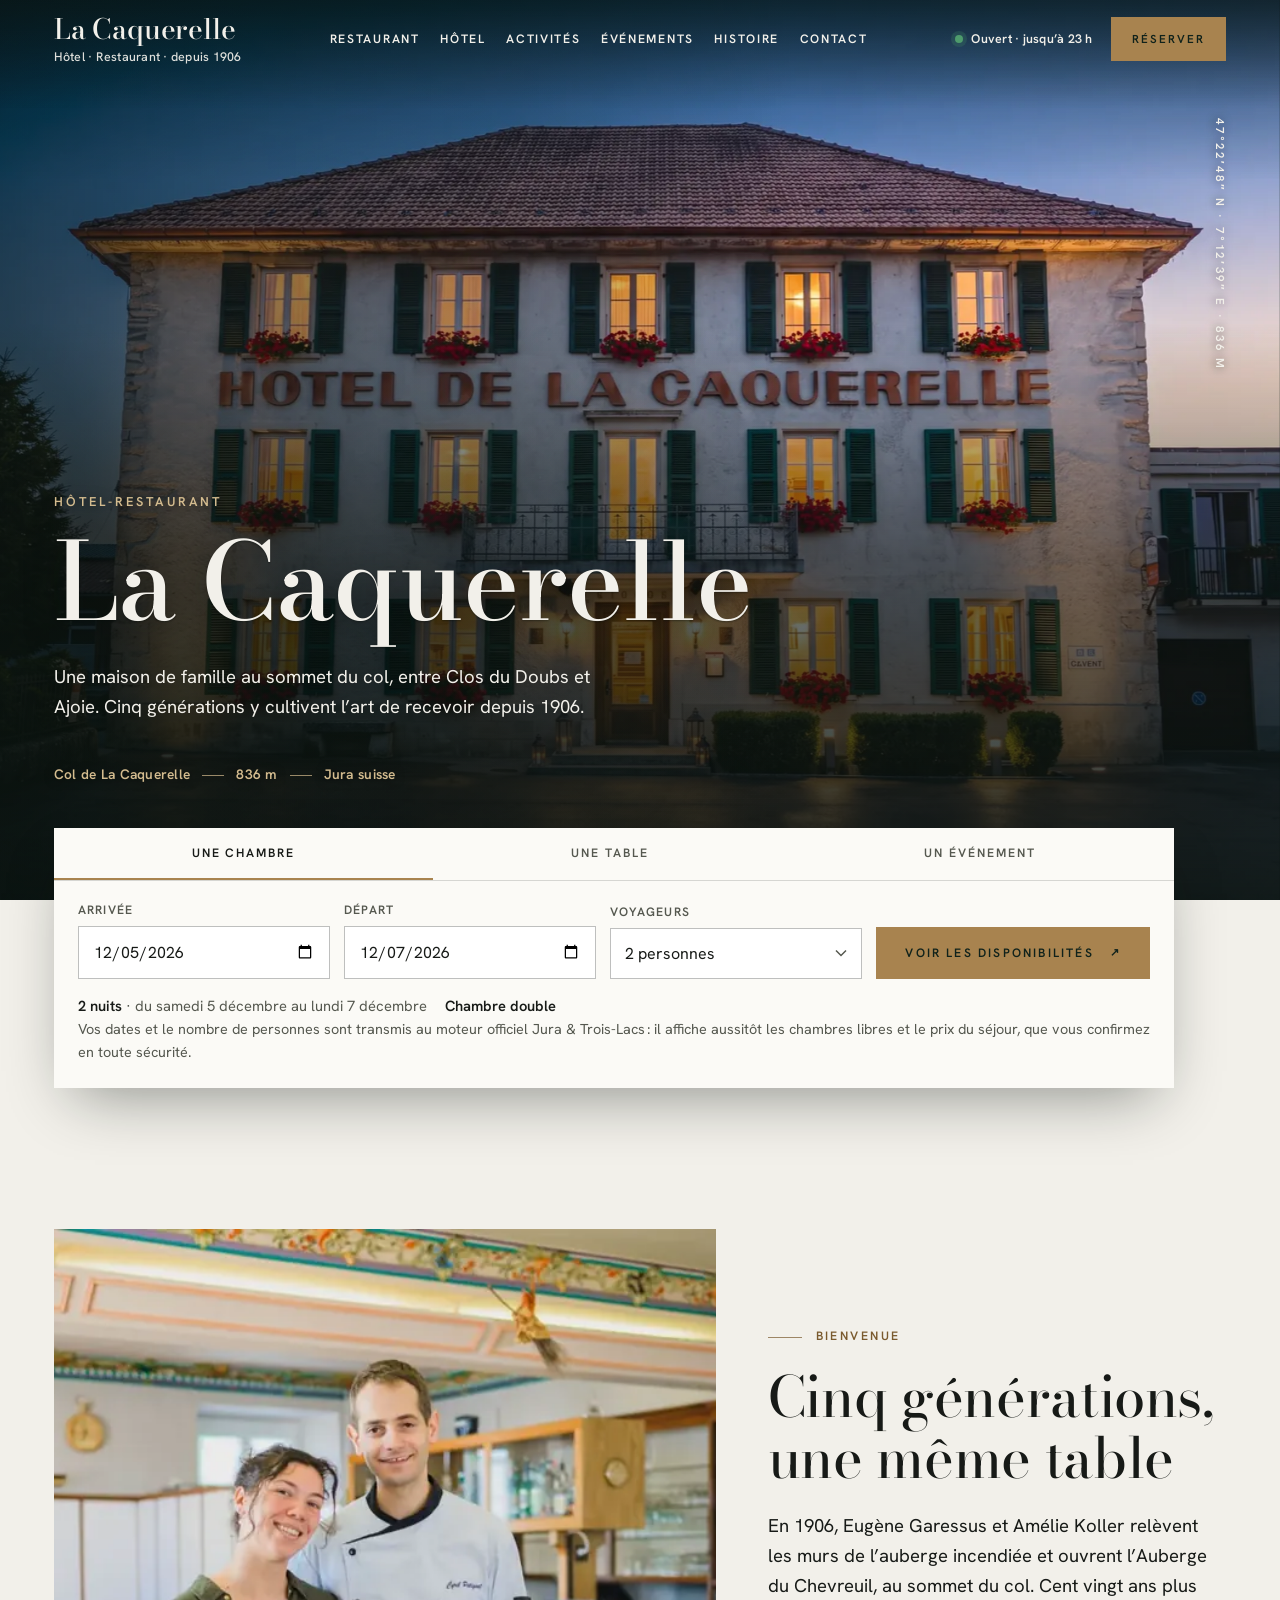
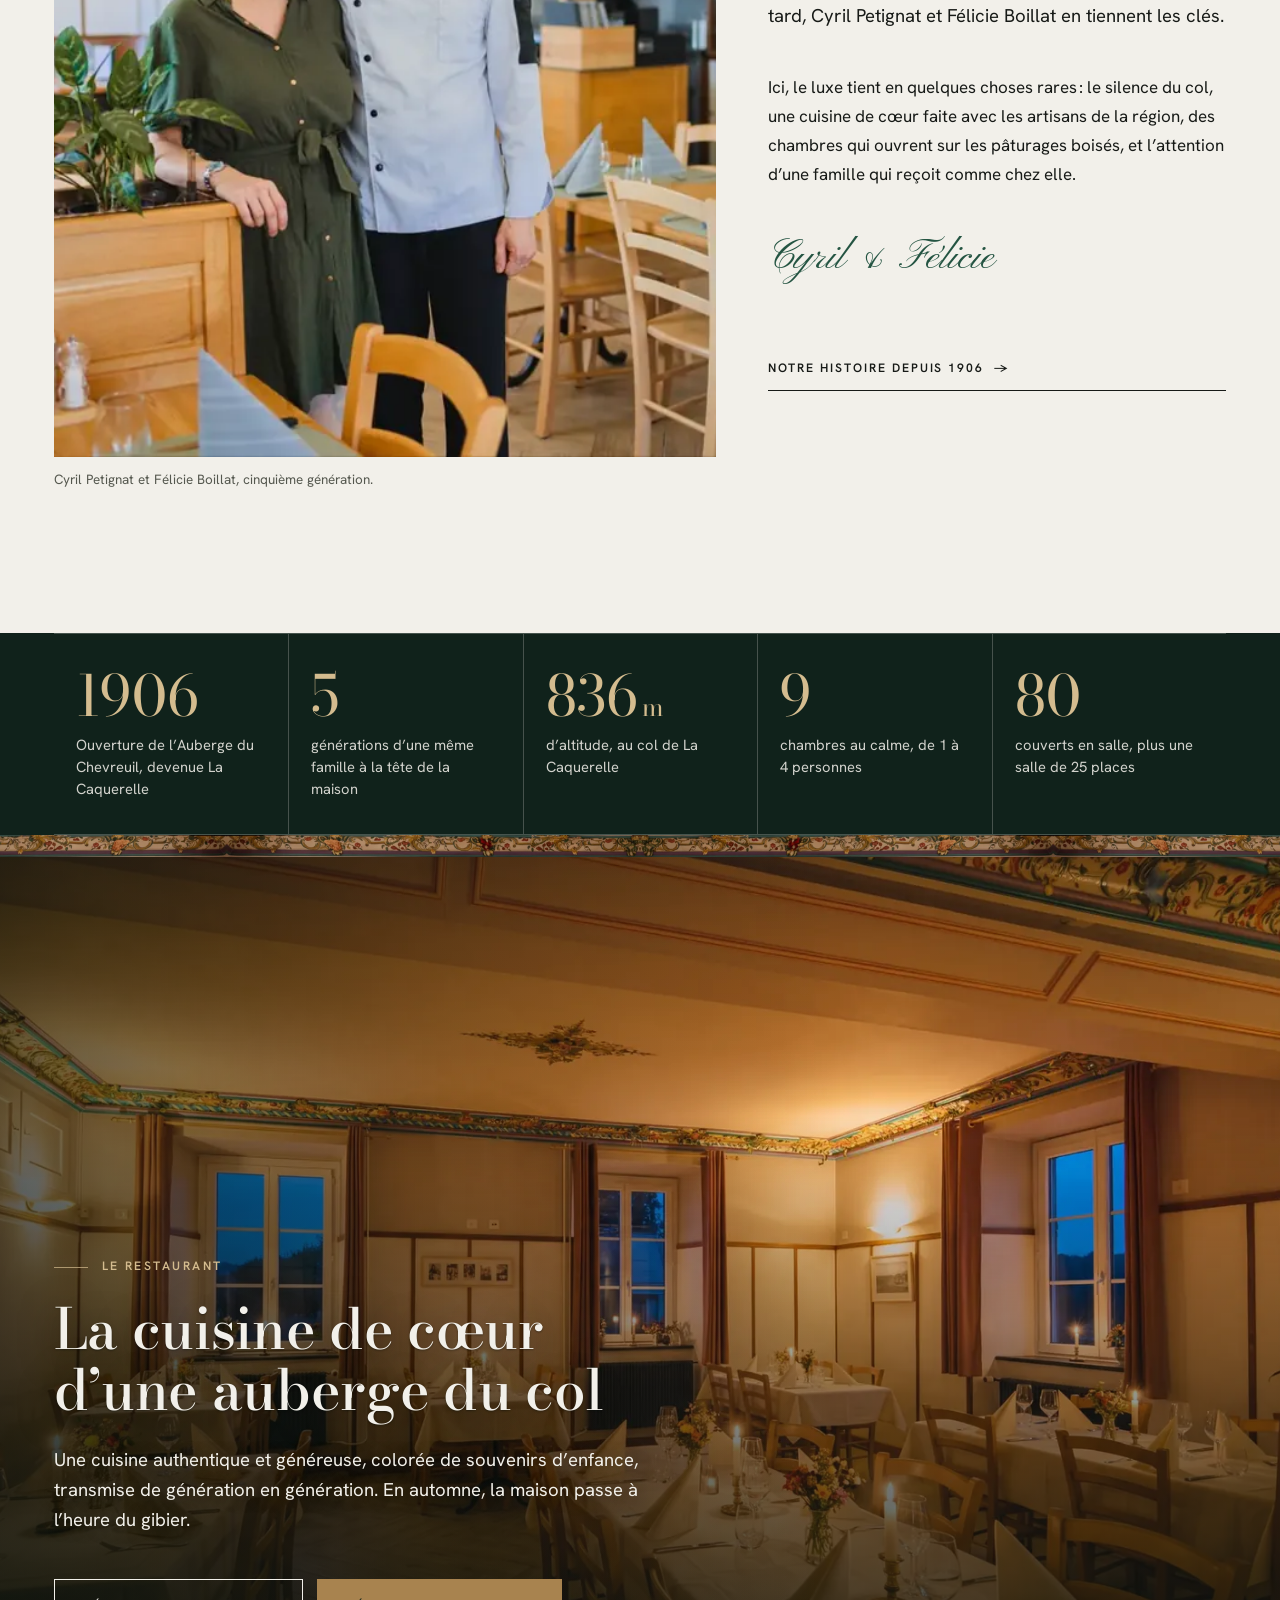
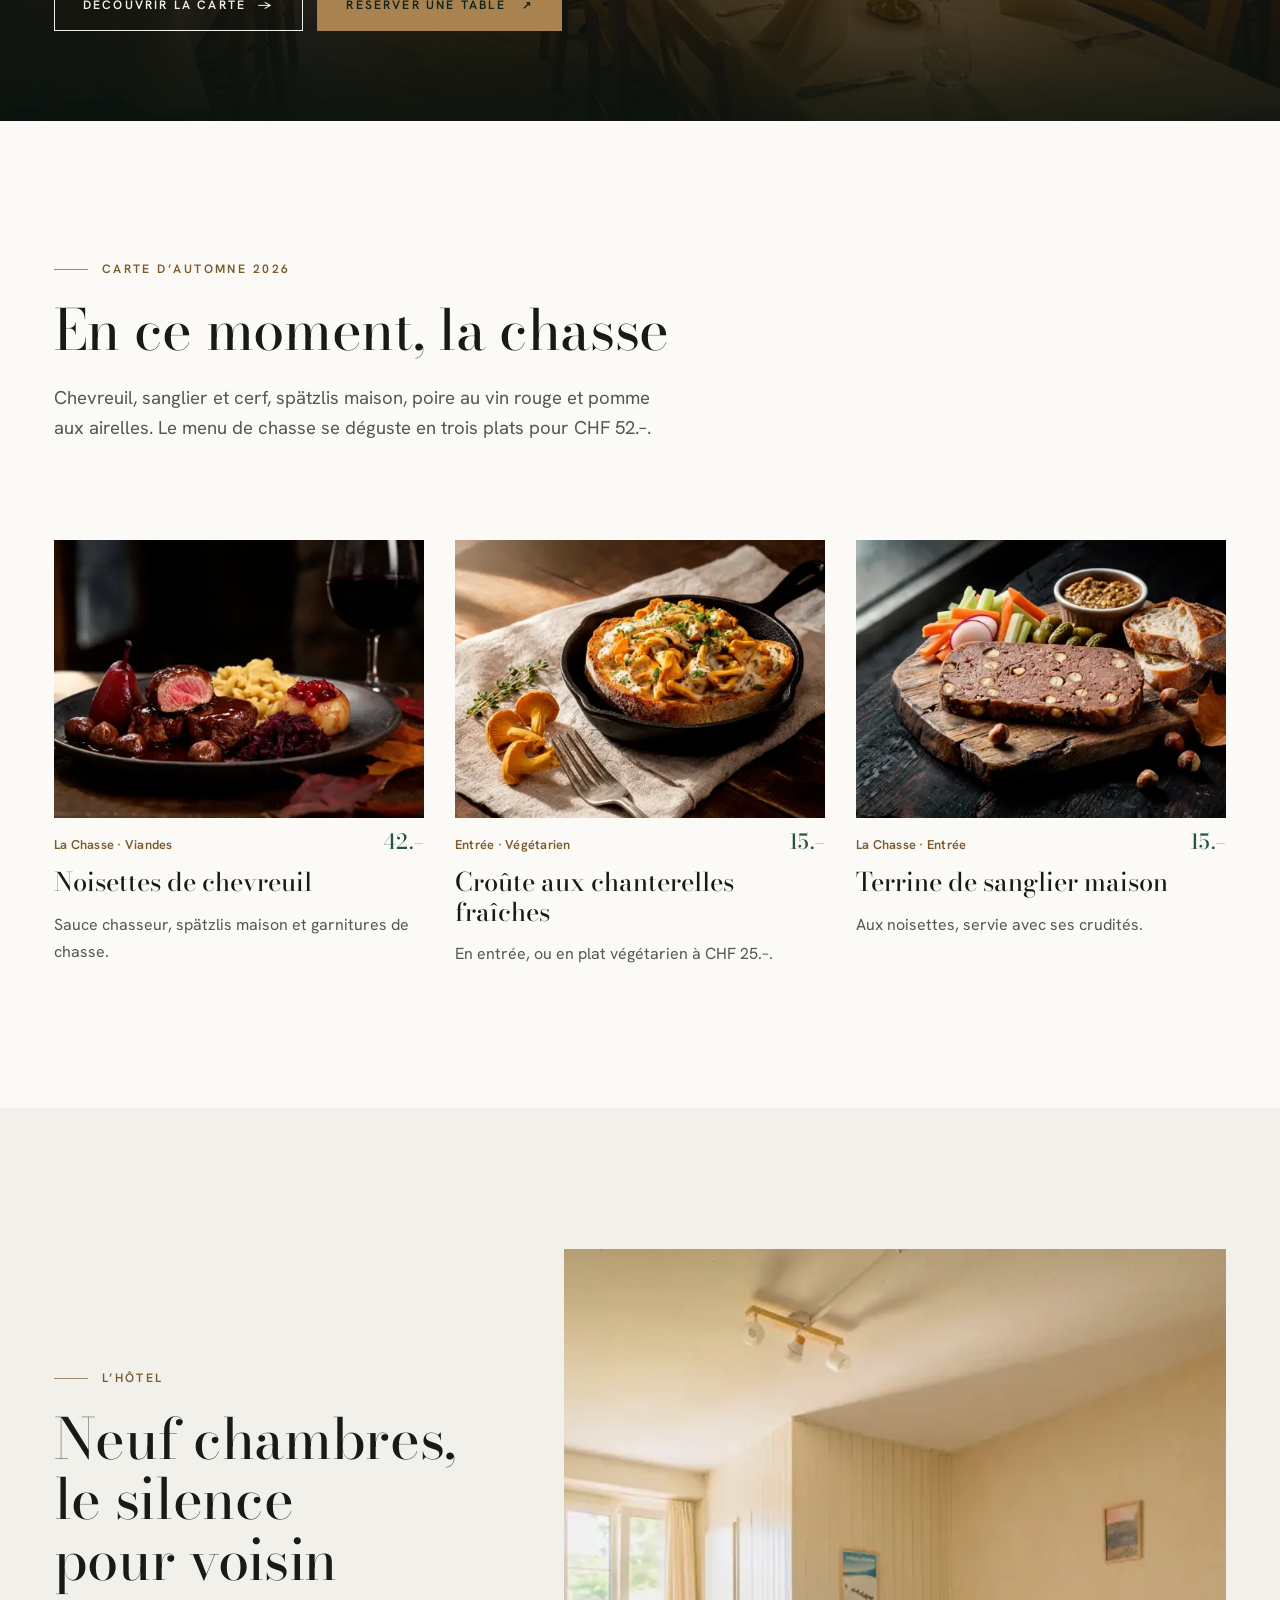
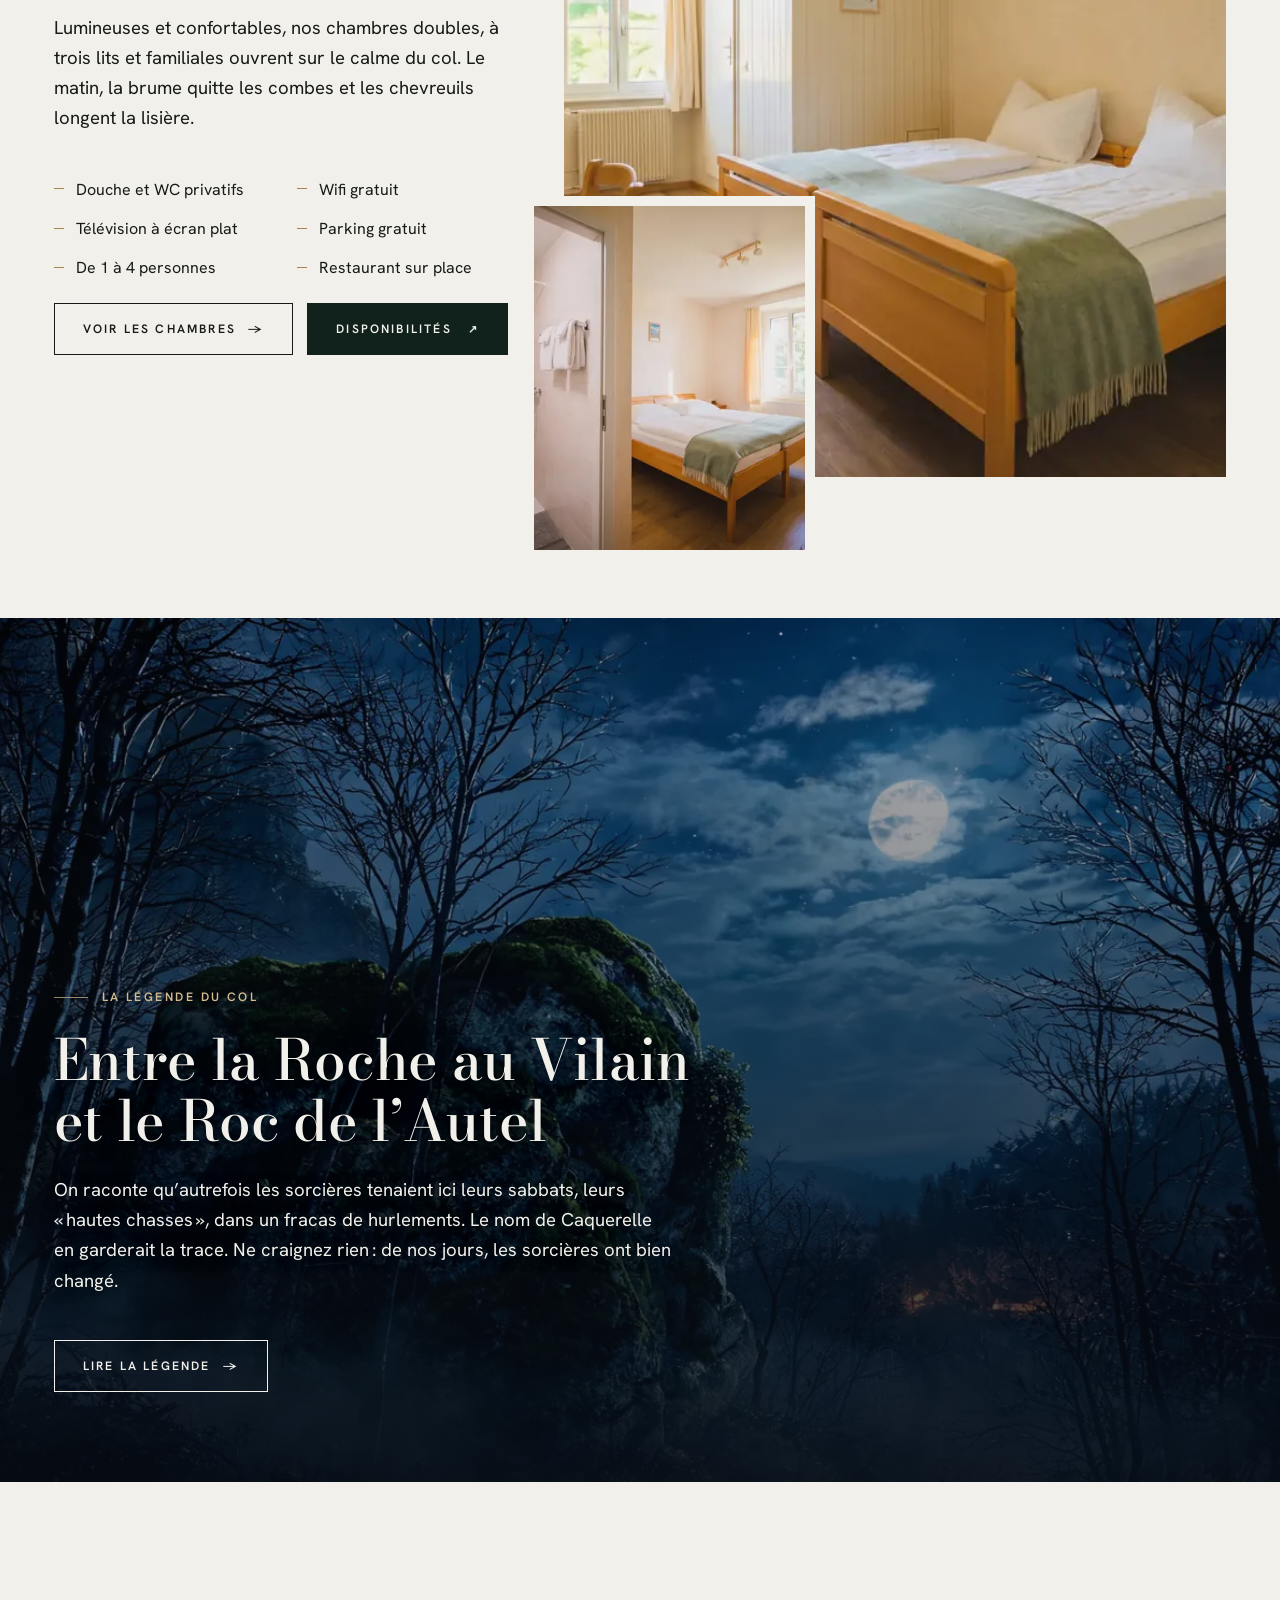
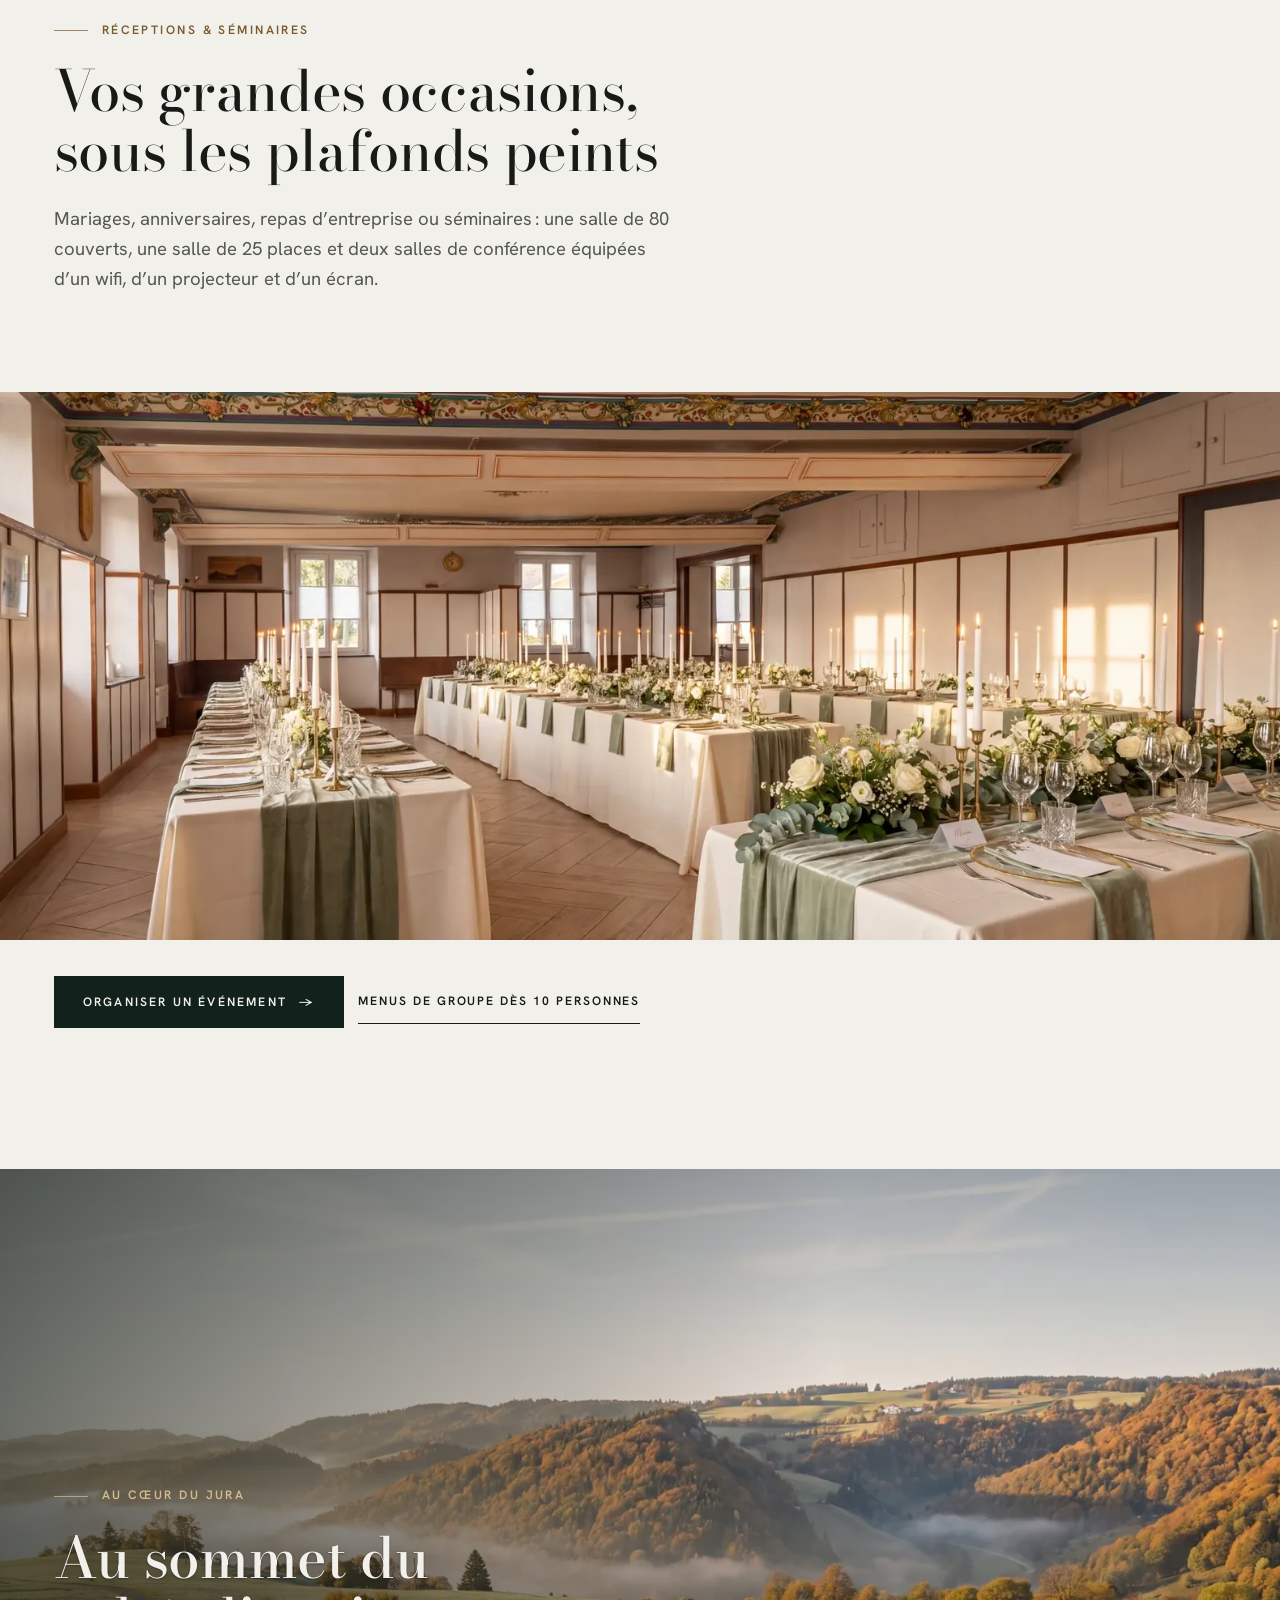
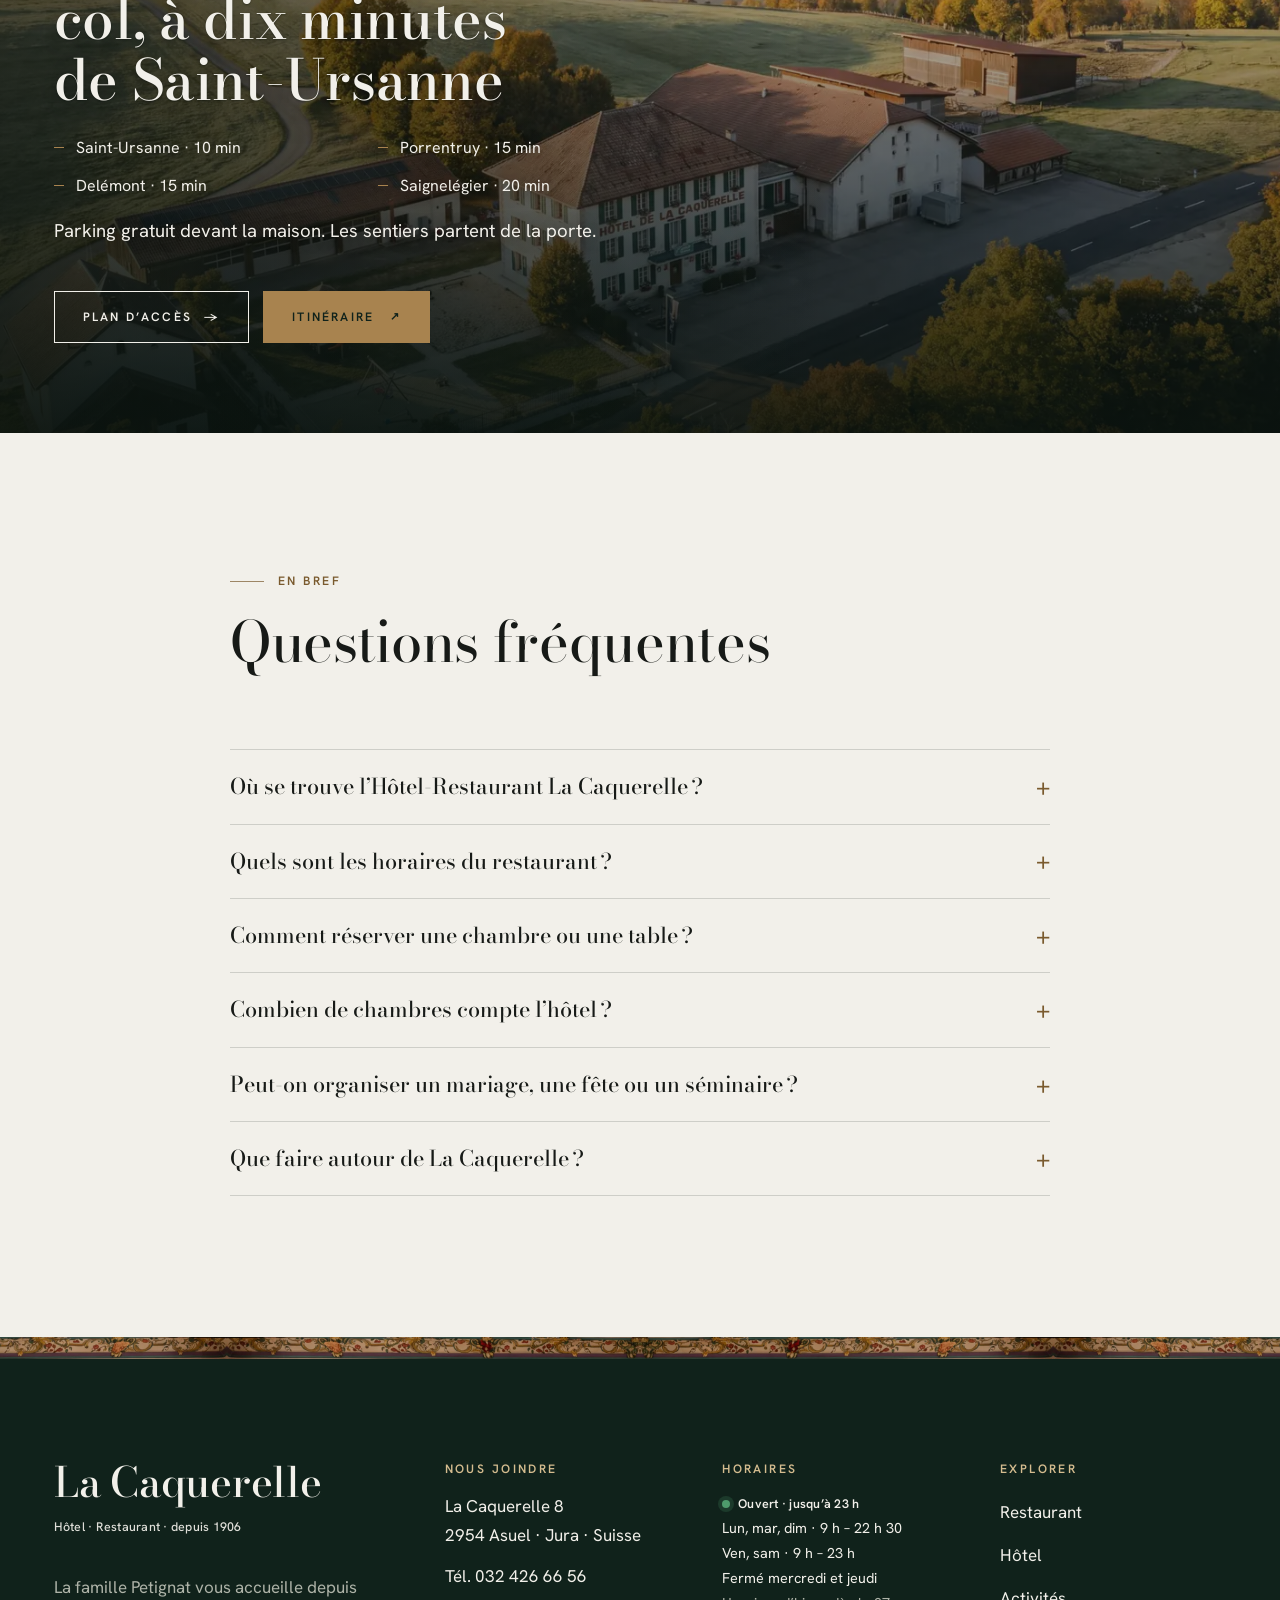
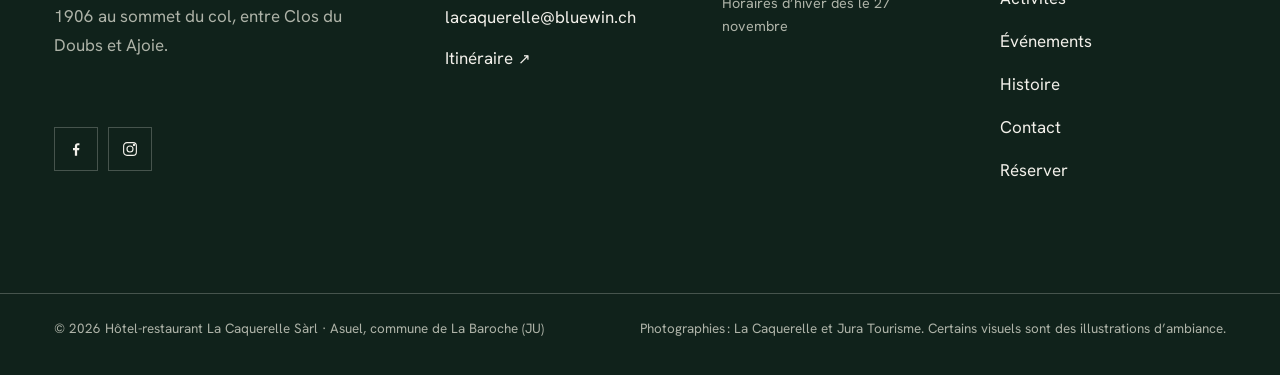
<file: index.html>
<!doctype html>
<html lang="fr-CH">
<head><meta name="googlebot" content="noindex, nofollow">
<meta charset="utf-8">
<meta name="viewport" content="width=device-width, initial-scale=1, viewport-fit=cover">
<title>Hôtel-Restaurant La Caquerelle</title>
<meta name="description" content="Hôtel-restaurant familial depuis 1906 au col de La Caquerelle (836 m), Asuel, Jura suisse : 9 chambres au calme, cuisine du terroir et gibier en saison, banquets et séminaires, à 10 min de Saint-Ursanne.">
<link rel="canonical" href="https://www.lacaquerelle.com/">
<meta name="robots" content="noindex, nofollow, noarchive, nosnippet, noimageindex">
<meta name="theme-color" content="#10221B">
<meta property="og:type" content="website">
<meta property="og:locale" content="fr_CH">
<meta property="og:site_name" content="La Caquerelle">
<meta property="og:title" content="Hôtel-Restaurant La Caquerelle">
<meta property="og:description" content="Hôtel-restaurant familial depuis 1906 au col de La Caquerelle (836 m), Asuel, Jura suisse : 9 chambres au calme, cuisine du terroir et gibier en saison, banquets et séminaires, à 10 min de Saint-Ursanne.">
<meta property="og:url" content="https://www.lacaquerelle.com/">
<meta property="og:image" content="https://www.lacaquerelle.com/img/facade-bleue.webp">
<meta property="og:image:width" content="2400"><meta property="og:image:height" content="1600">
<meta name="twitter:card" content="summary_large_image">
<meta name="geo.region" content="CH-JU"><meta name="geo.placename" content="Asuel, La Caquerelle"><meta name="geo.position" content="47.379887;7.2109573"><meta name="ICBM" content="47.379887, 7.2109573">
<link rel="preconnect" href="https://fonts.googleapis.com"><link rel="preconnect" href="https://fonts.gstatic.com" crossorigin>
<link rel="stylesheet" href="https://fonts.googleapis.com/css2?family=Bodoni+Moda:opsz,wght@6..96,400..700&family=Hanken+Grotesk:wght@400;500;600&family=Pinyon+Script&display=swap">
<link rel="stylesheet" href="site.css?v=83eb4cdf84">
<link rel="preload" as="image" href="facade-bleue.webp" imagesrcset="facade-bleue-640.webp 640w, facade-bleue-1024.webp 1024w, facade-bleue-1600.webp 1600w, facade-bleue.webp 2400w" imagesizes="100vw" fetchpriority="high">
<script type="application/ld+json">{"@context":"https://schema.org","@graph":[{"@type":"WebSite","@id":"https://www.lacaquerelle.com/#site","url":"https://www.lacaquerelle.com/","name":"La Caquerelle","inLanguage":"fr-CH","publisher":{"@id":"https://www.lacaquerelle.com/#hotel"}},{"@type":"Hotel","@id":"https://www.lacaquerelle.com/#hotel","name":"Hôtel-Restaurant La Caquerelle","alternateName":["La Caquerelle","Hôtel de La Caquerelle","Auberge du Chevreuil"],"description":"Hôtel-restaurant familial au col de La Caquerelle (836 m), à Asuel dans le canton du Jura (Suisse), tenu par la famille Petignat depuis 1906 : 9 chambres, cuisine régionale et gibier en saison, salles de banquet et de séminaire.","url":"https://www.lacaquerelle.com/","telephone":"+41 32 426 66 56","email":"lacaquerelle@bluewin.ch","foundingDate":"1906","address":{"@type":"PostalAddress","streetAddress":"La Caquerelle 8","postalCode":"2954","addressLocality":"Asuel","addressRegion":"JU","addressCountry":"CH"},"geo":{"@type":"GeoCoordinates","latitude":47.379887,"longitude":7.2109573,"elevation":"836"},"hasMap":"https://www.google.com/maps/search/?api=1&query=47.379887%2C7.2109573","image":["https://www.lacaquerelle.com/img/facade-bleue.webp","https://www.lacaquerelle.com/img/aerien-automne.webp"],"numberOfRooms":9,"checkinTime":"15:00","checkoutTime":"11:00","amenityFeature":[{"@type":"LocationFeatureSpecification","name":"Wifi gratuit","value":true},{"@type":"LocationFeatureSpecification","name":"Parking gratuit","value":true},{"@type":"LocationFeatureSpecification","name":"Restaurant","value":true},{"@type":"LocationFeatureSpecification","name":"Terrasse","value":true},{"@type":"LocationFeatureSpecification","name":"Salles de conférence","value":true},{"@type":"LocationFeatureSpecification","name":"Places de jeux","value":true},{"@type":"LocationFeatureSpecification","name":"Douche et WC privatifs","value":true},{"@type":"LocationFeatureSpecification","name":"Télévision à écran plat","value":true}],"containsPlace":{"@id":"https://www.lacaquerelle.com/#restaurant"},"potentialAction":{"@type":"ReserveAction","target":"https://booking.juratroislacs.ch/TDS00020010000457519/tbooking/?lang=fr","name":"Réserver une chambre"},"sameAs":["https://www.facebook.com/La-Caquerelle-248301128553307/","https://www.instagram.com/restaurant_lacaquerelle/","https://www.j3l.ch/fr/P46344","https://www.myswitzerland.com/fr-ch/experiences/food-wine/restaurant/hotel-restaurant-de-la-caquerelle-1/"],"areaServed":"Jura, Suisse","brand":{"@type":"Brand","name":"La Caquerelle"}},{"@type":"Restaurant","@id":"https://www.lacaquerelle.com/#restaurant","name":"Restaurant La Caquerelle","url":"https://www.lacaquerelle.com/restaurant.html","telephone":"+41 32 426 66 56","address":{"@type":"PostalAddress","streetAddress":"La Caquerelle 8","postalCode":"2954","addressLocality":"Asuel","addressRegion":"JU","addressCountry":"CH"},"geo":{"@type":"GeoCoordinates","latitude":47.379887,"longitude":7.2109573,"elevation":"836"},"servesCuisine":["Cuisine régionale jurassienne","Cuisine suisse","Gibier","Végétarien"],"priceRange":"CHF 23–52","acceptsReservations":"https://www.mylocalina.ch/widget/?id=2bb7ca5d-07d8-4615-83be-13c94adc9818","hasMenu":"https://www.lacaquerelle.com/restaurant.html#carte","openingHoursSpecification":[{"@type":"OpeningHoursSpecification","dayOfWeek":["Monday","Tuesday","Sunday"],"opens":"09:00","closes":"22:30","validFrom":"2026-04-02","validThrough":"2026-11-26"},{"@type":"OpeningHoursSpecification","dayOfWeek":["Friday","Saturday"],"opens":"09:00","closes":"23:00","validFrom":"2026-04-02","validThrough":"2026-11-26"},{"@type":"OpeningHoursSpecification","dayOfWeek":["Monday","Tuesday"],"opens":"09:00","closes":"14:30","validFrom":"2026-11-27","validThrough":"2027-03-31"},{"@type":"OpeningHoursSpecification","dayOfWeek":["Monday","Tuesday"],"opens":"18:00","closes":"22:30","validFrom":"2026-11-27","validThrough":"2027-03-31"},{"@type":"OpeningHoursSpecification","dayOfWeek":["Friday","Saturday"],"opens":"09:00","closes":"23:00","validFrom":"2026-11-27","validThrough":"2027-03-31"},{"@type":"OpeningHoursSpecification","dayOfWeek":["Sunday"],"opens":"09:00","closes":"15:00","validFrom":"2026-11-27","validThrough":"2027-03-31"},{"@type":"OpeningHoursSpecification","dayOfWeek":["Sunday"],"opens":"18:00","closes":"22:30","validFrom":"2026-11-27","validThrough":"2027-03-31"},{"@type":"OpeningHoursSpecification","opens":"00:00","closes":"00:00","validFrom":"2026-12-24","validThrough":"2026-12-26"}],"image":"https://www.lacaquerelle.com/img/salle-soir.webp","description":"Cuisine authentique et généreuse de tradition familiale : gibier en automne, mets au fromage, truites du Jura et produits d'artisans d'Ajoie. 80 couverts, une salle de 25 places et une terrasse ombragée.","potentialAction":{"@type":"ReserveAction","target":"https://www.mylocalina.ch/widget/?id=2bb7ca5d-07d8-4615-83be-13c94adc9818","name":"Réserver une table"}},{"@type":"FAQPage","mainEntity":[{"@type":"Question","name":"Où se trouve l’Hôtel-Restaurant La Caquerelle ?","acceptedAnswer":{"@type":"Answer","text":"À La Caquerelle 8, 2954 Asuel (commune de La Baroche), dans le canton du Jura en Suisse. La maison se dresse au col de La Caquerelle, à 836 mètres d’altitude, près du col des Rangiers : environ 10 minutes de Saint-Ursanne, 15 minutes de Porrentruy et de Delémont, 20 minutes de Saignelégier."}},{"@type":"Question","name":"Quels sont les horaires du restaurant ?","acceptedAnswer":{"@type":"Answer","text":"Jusqu’au 26 novembre 2026 : lundi, mardi et dimanche de 9 h à 22 h 30, vendredi et samedi de 9 h à 23 h. Du 27 novembre 2026 au 31 mars 2027 : lundi et mardi de 9 h à 14 h 30 et de 18 h à 22 h 30, vendredi et samedi de 9 h à 23 h, dimanche de 9 h à 15 h et de 18 h à 22 h 30. Le restaurant est fermé le mercredi et le jeudi."}},{"@type":"Question","name":"Comment réserver une chambre ou une table ?","acceptedAnswer":{"@type":"Answer","text":"Les chambres se réservent en ligne sur le moteur officiel Jura &amp; Trois-Lacs, avec prix et disponibilités en temps réel. Les tables se réservent en ligne via notre système de réservation ou par téléphone au 032 426 66 56."}},{"@type":"Question","name":"Combien de chambres compte l’hôtel ?","acceptedAnswer":{"@type":"Answer","text":"L’hôtel compte 9 chambres lumineuses : doubles, à trois lits et familiales jusqu’à quatre personnes. Toutes disposent d’une douche et d’un WC, d’une télévision à écran plat et du wifi gratuit. Le parking est gratuit."}},{"@type":"Question","name":"Peut-on organiser un mariage, une fête ou un séminaire ?","acceptedAnswer":{"@type":"Answer","text":"Oui. La maison dispose d’une salle de restaurant de 80 places, d’une salle de 25 places et de deux salles de conférence équipées (wifi, projecteur, écran). Des menus de groupe sont proposés dès 10 personnes, à réserver au moins 7 jours à l’avance."}},{"@type":"Question","name":"Que faire autour de La Caquerelle ?","acceptedAnswer":{"@type":"Answer","text":"Sur place : swingolf, tir à l’arc 3D, footgolf, pétanque, deux places de jeux et le Musée CRAC. À proximité : Saint-Ursanne et le Doubs, Porrentruy, la route de la Damassine, les Franches-Montagnes, les empreintes de dinosaures et les grottes de Réclère."}}]},{"@type":"WebPage","@id":"https://www.lacaquerelle.com/#home","url":"https://www.lacaquerelle.com/","name":"Hôtel-Restaurant La Caquerelle","about":{"@id":"https://www.lacaquerelle.com/#hotel"},"inLanguage":"fr-CH"}]}</script>
</head>
<body>
<a class="skip" href="#contenu">Aller au contenu</a>
<header class="site-header" data-header>
  <div class="site-header__inner">
    <a class="brand" href="./"><span class="brand__name">La Caquerelle</span><span class="brand__tag">Hôtel · Restaurant · depuis 1906</span></a>
    <nav class="nav" aria-label="Navigation principale"><ul><li><a href="restaurant.html">Restaurant</a></li><li><a href="hotel.html">Hôtel</a></li><li><a href="activites.html">Activités</a></li><li><a href="evenements.html">Événements</a></li><li><a href="historique.html">Histoire</a></li><li><a href="contact.html">Contact</a></li></ul></nav>
    <div class="header-actions">
      <span class="open-pill" data-open-status>Horaires</span>
      <a class="btn btn--brass btn--sm" href="reserver.html">Réserver</a>
      <button class="burger" type="button" data-burger aria-expanded="false" aria-controls="menu" aria-label="Ouvrir le menu"><span></span></button>
    </div>
  </div>
</header>
<div class="menu-overlay" id="menu" role="dialog" aria-modal="true" aria-label="Menu du site" hidden>
  <div class="menu-overlay__top"><span class="brand"><span class="brand__name">La Caquerelle</span><span class="brand__tag">Hôtel · Restaurant · depuis 1906</span></span><button class="menu-close" type="button" data-close aria-label="Fermer le menu">×</button></div>
  <nav aria-label="Menu mobile"><ul><li><a href="./">Accueil</a></li><li><a href="restaurant.html">Restaurant</a></li><li><a href="hotel.html">Hôtel</a></li><li><a href="activites.html">Activités</a></li><li><a href="evenements.html">Événements</a></li><li><a href="historique.html">Histoire</a></li><li><a href="contact.html">Contact</a></li><li><a href="reserver.html">Réserver</a></li></ul></nav>
  <p class="small">La Caquerelle 8 · 2954 Asuel · <span class="num">032 426 66 56</span></p>
</div>
<main id="contenu">

<section class="hero hero--home" style="--hero-pos:60% 38%">
  <div class="hero__media"><img src="facade-bleue-1024.webp" srcset="facade-bleue-640.webp 640w, facade-bleue-1024.webp 1024w, facade-bleue-1600.webp 1600w, facade-bleue.webp 2400w" sizes="100vw" alt="Façade de l’Hôtel de La Caquerelle à l’heure bleue, volets verts et géraniums, fenêtres éclairées" width="2400" height="1600" fetchpriority="high" decoding="async"></div>
  <span class="hero__coords" aria-hidden="true">47°22′48″ N · 7°12′39″ E · 836 m</span>
  <div class="hero__content">
    <h1 class="display h1"><span class="kicker">Hôtel-Restaurant</span>La Caquerelle</h1>
    <p class="lead">Une maison de famille au sommet du col, entre Clos du Doubs et Ajoie. Cinq générations y cultivent l’art de recevoir depuis 1906.</p>
    <p class="hero__meta"><span>Col de La Caquerelle</span><span>836 m</span><span>Jura suisse</span></p>
    
    
  </div>
</section>
<div class="bookbar-wrap"><div class="container"><div class="bookbar" data-tabs id="reserver">
  <div class="tabs" role="tablist" aria-label="Réserver">
    <button class="tab" role="tab" id="t-ch" aria-selected="true" aria-controls="p-ch" type="button">Une chambre</button>
    <button class="tab" role="tab" id="t-ta" aria-selected="false" aria-controls="p-ta" tabindex="-1" type="button">Une table</button>
    <button class="tab" role="tab" id="t-ev" aria-selected="false" aria-controls="p-ev" tabindex="-1" type="button">Un événement</button>
  </div>
  <div class="tabpanel" role="tabpanel" id="p-ch" aria-labelledby="t-ch"><form class="bk" data-room onsubmit="return false">
  <div class="bk-grid bk-grid--3">
    <div class="field"><label for="ar-h">Arrivée</label><input id="ar-h" type="date" name="arrivee" required></div>
    <div class="field"><label for="de-h">Départ</label><input id="de-h" type="date" name="depart" required></div>
    <div class="field"><label for="pe-h">Voyageurs</label><select id="pe-h" name="personnes"><option value="1">1 personne</option><option value="2" selected>2 personnes</option><option value="3">3 personnes</option><option value="4">4 personnes</option><option value="5">5 personnes</option><option value="6">6 personnes</option></select></div>
    
    <a class="btn btn--brass ext" href="https://booking.juratroislacs.ch/TDS00020010000457519/tbooking/?lang=fr" target="_blank" rel="noopener">Voir les disponibilités</a>
  </div>
  <p class="bk-recap" data-recap aria-live="polite"></p>
  <p class="small muted" style="margin:0">Vos dates et le nombre de personnes sont transmis au moteur officiel Jura &amp; Trois-Lacs : il affiche aussitôt les chambres libres et le prix du séjour, que vous confirmez en toute sécurité.</p>
</form></div>
  <div class="tabpanel" role="tabpanel" id="p-ta" aria-labelledby="t-ta" hidden><form class="bk" data-table onsubmit="return false">
  <div class="bk-grid bk-grid--3">
    <div class="field"><label for="td-h">Date</label><input id="td-h" type="date" name="date" required></div>
    <div class="field"><label for="th-h">Heure</label><select id="th-h" name="heure"></select></div>
    <div class="field"><label for="tc-h">Couverts</label><select id="tc-h" name="couverts"><option value="1">1 couvert</option><option value="2" selected>2 couverts</option><option value="3">3 couverts</option><option value="4">4 couverts</option><option value="5">5 couverts</option><option value="6">6 couverts</option><option value="7">7 couverts</option><option value="8">8 couverts</option><option value="9">9 couverts</option><option value="10">10 couverts</option><option value="11">11 couverts</option><option value="12">12 couverts</option><option value="15">15 couverts</option><option value="20">20 couverts</option><option value="25">25 couverts</option><option value="30">30 couverts</option></select></div>
    <a class="btn btn--brass ext" href="https://www.mylocalina.ch/widget/?id=2bb7ca5d-07d8-4615-83be-13c94adc9818" target="_blank" rel="noopener">Réserver la table</a>
  </div>
  <p class="bk-recap" data-recap aria-live="polite"></p>
  <p class="small muted" style="margin:0">Confirmation immédiate sur notre système de réservation en ligne, ou par téléphone au <span class="num">032 426 66 56</span>.</p>
</form></div>
  <div class="tabpanel" role="tabpanel" id="p-ev" aria-labelledby="t-ev" hidden><div class="btn-row" style="justify-content:space-between"><p style="margin:0;max-width:56ch">Mariage, anniversaire, séminaire ou sortie de groupe : 80 couverts, une salle de 25 places et deux salles de conférence équipées.</p><a class="btn btn--brass" href="evenements.html#demande">Préparer ma demande <span class="arr" aria-hidden="true">→</span></a></div></div>
</div></div></div>

<section class="section" aria-labelledby="bienvenue">
  <div class="container split">
    <figure class="split__media"><img src="photo-famille-1024.webp" srcset="photo-famille-640.webp 640w, photo-famille-1024.webp 1024w, photo-famille.webp 1344w" sizes="(max-width: 900px) 100vw, 58vw" alt="Cyril Petignat, en veste de chef, et Félicie Boillat dans la salle du restaurant" width="1344" height="896" loading="lazy" decoding="async"><figcaption>Cyril Petignat et Félicie Boillat, cinquième génération.</figcaption></figure>
    <div class="split__text stack">
      <span class="eyebrow">Bienvenue</span>
      <h2 class="h2" id="bienvenue">Cinq générations, une même table</h2>
      <p class="lead">En 1906, Eugène Garessus et Amélie Koller relèvent les murs de l’auberge incendiée et ouvrent l’Auberge du Chevreuil, au sommet du col. Cent vingt ans plus tard, Cyril Petignat et Félicie Boillat en tiennent les clés.</p>
      <p>Ici, le luxe tient en quelques choses rares : le silence du col, une cuisine de cœur faite avec les artisans de la région, des chambres qui ouvrent sur les pâturages boisés, et l’attention d’une famille qui reçoit comme chez elle.</p>
      <p class="signature" aria-hidden="true">Cyril &amp; Félicie</p>
      <a class="link" href="historique.html">Notre histoire depuis 1906 <span class="arr" aria-hidden="true">→</span></a>
    </div>
  </div>
</section>

<section class="section--dark on-dark" aria-label="La maison en chiffres">
  <div class="container"><div class="facts">
    <div class="fact"><span class="fact__n num">1906</span><span class="fact__l">Ouverture de l’Auberge du Chevreuil, devenue La Caquerelle</span></div>
    <div class="fact"><span class="fact__n num">5</span><span class="fact__l">générations d’une même famille à la tête de la maison</span></div>
    <div class="fact"><span class="fact__n num">836<small>m</small></span><span class="fact__l">d’altitude, au col de La Caquerelle</span></div>
    <div class="fact"><span class="fact__n num">9</span><span class="fact__l">chambres au calme, de 1 à 4 personnes</span></div>
    <div class="fact"><span class="fact__n num">80</span><span class="fact__l">couverts en salle, plus une salle de 25 places</span></div>
  </div></div>
</section>
<div class="frise" aria-hidden="true"></div>

<section class="chapter ">
  <div class="chapter__media"><img src="salle-soir-1024.webp" srcset="salle-soir-640.webp 640w, salle-soir-1024.webp 1024w, salle-soir-1600.webp 1600w, salle-soir.webp 2400w" sizes="100vw" alt="Salle à manger de La Caquerelle le soir, frises peintes au plafond, tables nappées et bougies allumées" width="2400" height="1600" loading="lazy" decoding="async"></div>
  <div class="chapter__content"><div class="inner">
    <span class="eyebrow">Le Restaurant</span>
    <h2 class="h2">La cuisine de cœur d’une auberge du col</h2>
    <div class="lead"><p>Une cuisine authentique et généreuse, colorée de souvenirs d’enfance, transmise de génération en génération. En automne, la maison passe à l’heure du gibier.</p></div>
    <div class="btn-row on-dark"><a class="btn btn--light" href="restaurant.html#carte">Découvrir la carte <span class="arr" aria-hidden="true">→</span></a><a class="btn btn--brass ext" href="https://www.mylocalina.ch/widget/?id=2bb7ca5d-07d8-4615-83be-13c94adc9818" target="_blank" rel="noopener">Réserver une table</a></div>
  </div></div>
</section>

<section class="section section--paper" aria-labelledby="saison">
  <div class="container">
    <div class="section-head"><span class="eyebrow">Carte d’automne 2026</span><h2 class="h2" id="saison">En ce moment, la chasse</h2><p class="lead muted">Chevreuil, sanglier et cerf, spätzlis maison, poire au vin rouge et pomme aux airelles. Le menu de chasse se déguste en trois plats pour CHF 52.–.</p></div>
    <div class="cards">
      <a class="card" href="restaurant.html#carte"><div class="card__img"><img src="chevreuil-plat-1024.webp" srcset="chevreuil-plat-640.webp 640w, chevreuil-plat-1024.webp 1024w, chevreuil-plat.webp 1311w" sizes="(max-width: 620px) 100vw, (max-width: 980px) 50vw, 400px" alt="Noisettes de chevreuil sauce chasseur, spätzlis, poire au vin rouge, pomme aux airelles et marrons" width="1311" height="737" loading="lazy" decoding="async"></div><div class="card__meta"><span>La Chasse · Viandes</span><span class="price num">42.–</span></div><h3>Noisettes de chevreuil</h3><p>Sauce chasseur, spätzlis maison et garnitures de chasse.</p></a>
      <a class="card" href="restaurant.html#carte"><div class="card__img"><img src="croute-1024.webp" srcset="croute-640.webp 640w, croute-1024.webp 1024w, croute.webp 1311w" sizes="(max-width: 620px) 100vw, (max-width: 980px) 50vw, 400px" alt="Croûte de pain doré garnie de chanterelles fraîches à la crème, dans une poêle en fonte" width="1311" height="737" loading="lazy" decoding="async"></div><div class="card__meta"><span>Entrée · Végétarien</span><span class="price num">15.–</span></div><h3>Croûte aux chanterelles fraîches</h3><p>En entrée, ou en plat végétarien à CHF 25.–.</p></a>
      <a class="card" href="restaurant.html#carte"><div class="card__img"><img src="terrine-1024.webp" srcset="terrine-640.webp 640w, terrine-1024.webp 1024w, terrine.webp 1456w" sizes="(max-width: 620px) 100vw, (max-width: 980px) 50vw, 400px" alt="Tranche de terrine de sanglier aux noisettes, crudités, cornichons et pain grillé" width="1456" height="819" loading="lazy" decoding="async"></div><div class="card__meta"><span>La Chasse · Entrée</span><span class="price num">15.–</span></div><h3>Terrine de sanglier maison</h3><p>Aux noisettes, servie avec ses crudités.</p></a>
    </div>
  </div>
</section>

<section class="section" aria-labelledby="hotel-t">
  <div class="container split split--rev">
    <figure class="split__media"><img src="chambre-double-1024.webp" srcset="chambre-double-640.webp 640w, chambre-double-1024.webp 1024w, chambre-double-1600.webp 1600w, chambre-double.webp 2400w" sizes="(max-width: 900px) 100vw, 58vw" alt="Chambre aux lits jumeaux de bois clair, linge blanc et plaid vert sauge, bouquet de fleurs des champs" width="2400" height="1600" loading="lazy" decoding="async" class="pos-low"><img src="chambre-douche-1024.webp" srcset="chambre-douche-640.webp 640w, chambre-douche-1024.webp 1024w, chambre-douche.webp 1344w" sizes="(max-width: 900px) 0px, 26vw" alt="Chambre double avec salle de douche attenante et table ronde fleurie" width="1344" height="896" loading="lazy" decoding="async" class="inset"></figure>
    <div class="split__text stack">
      <span class="eyebrow">L’Hôtel</span>
      <h2 class="h2" id="hotel-t">Neuf chambres, le silence pour voisin</h2>
      <p class="lead">Lumineuses et confortables, nos chambres doubles, à trois lits et familiales ouvrent sur le calme du col. Le matin, la brume quitte les combes et les chevreuils longent la lisière.</p>
      <ul class="ticks"><li>Douche et WC privatifs</li><li>Wifi gratuit</li><li>Télévision à écran plat</li><li>Parking gratuit</li><li>De 1 à 4 personnes</li><li>Restaurant sur place</li></ul>
      <div class="btn-row"><a class="btn" href="hotel.html#chambres">Voir les chambres <span class="arr" aria-hidden="true">→</span></a><a class="btn btn--solid ext" href="https://booking.juratroislacs.ch/TDS00020010000457519/tbooking/?lang=fr" target="_blank" rel="noopener">Disponibilités</a></div>
    </div>
  </div>
</section>

<section class="chapter chapter--night">
  <div class="chapter__media"><img src="legende-1024.webp" srcset="legende-640.webp 640w, legende-1024.webp 1024w, legende-1600.webp 1600w, legende.webp 2400w" sizes="100vw" alt="Rocher moussu sous la pleine lune dans la forêt du col, brume au sol et lumières lointaines d’une auberge" width="2400" height="1350" loading="lazy" decoding="async"></div>
  <div class="chapter__content"><div class="inner">
    <span class="eyebrow">La légende du col</span>
    <h2 class="h2">Entre la Roche au Vilain et le Roc de l’Autel</h2>
    <div class="lead"><p>On raconte qu’autrefois les sorcières tenaient ici leurs sabbats, leurs « hautes chasses », dans un fracas de hurlements. Le nom de Caquerelle en garderait la trace. Ne craignez rien : de nos jours, les sorcières ont bien changé.</p></div>
    <div class="btn-row on-dark"><a class="btn btn--light" href="historique.html#legende">Lire la légende <span class="arr" aria-hidden="true">→</span></a></div>
  </div></div>
</section>

<section class="section" aria-labelledby="ev-t">
  <div class="container">
    <div class="section-head"><span class="eyebrow">Réceptions &amp; séminaires</span><h2 class="h2" id="ev-t">Vos grandes occasions, sous les plafonds peints</h2><p class="lead muted">Mariages, anniversaires, repas d’entreprise ou séminaires : une salle de 80 couverts, une salle de 25 places et deux salles de conférence équipées d’un wifi, d’un projecteur et d’un écran.</p></div>
  </div>
  <figure class="band"><img src="banquet-1024.webp" srcset="banquet-640.webp 640w, banquet-1024.webp 1024w, banquet-1600.webp 1600w, banquet.webp 2400w" sizes="100vw" alt="Grande salle dressée pour un mariage : longues tables nappées d’ivoire, chemins de velours vert sauge, chandeliers de laiton et roses blanches" width="2400" height="1015" loading="lazy" decoding="async"></figure>
  <div class="container mt-m btn-row"><a class="btn btn--solid" href="evenements.html">Organiser un événement <span class="arr" aria-hidden="true">→</span></a><a class="link" href="restaurant.html#groupes">Menus de groupe dès 10 personnes</a></div>
</section>

<section class="chapter ">
  <div class="chapter__media"><img src="aerien-automne-1024.webp" srcset="aerien-automne-640.webp 640w, aerien-automne-1024.webp 1024w, aerien-automne-1600.webp 1600w, aerien-automne.webp 2400w" sizes="100vw" alt="Vue aérienne de La Caquerelle en automne : l’hôtel, la chapelle et la place de jeux au bord des pâturages, forêts dorées et brume dans les vallées" width="2400" height="1600" loading="lazy" decoding="async"></div>
  <div class="chapter__content"><div class="inner">
    <span class="eyebrow">Au cœur du Jura</span>
    <h2 class="h2">Au sommet du col, à dix minutes de Saint-Ursanne</h2>
    <div class="lead"><ul class="ticks" style="color:inherit"><li>Saint-Ursanne · 10 min</li><li>Porrentruy · 15 min</li><li>Delémont · 15 min</li><li>Saignelégier · 20 min</li></ul><p class="mt-s">Parking gratuit devant la maison. Les sentiers partent de la porte.</p></div>
    <div class="btn-row on-dark"><a class="btn btn--light" href="contact.html#acces">Plan d’accès <span class="arr" aria-hidden="true">→</span></a><a class="btn btn--brass ext" href="https://www.google.com/maps/search/?api=1&query=47.379887%2C7.2109573" target="_blank" rel="noopener">Itinéraire</a></div>
  </div></div>
</section>

<section class="section" aria-labelledby="faq-t">
  <div class="container container--narrow">
    <div class="section-head"><span class="eyebrow">En bref</span><h2 class="h2" id="faq-t">Questions fréquentes</h2></div>
    <div class="faq"><details><summary>Où se trouve l’Hôtel-Restaurant La Caquerelle ?</summary><div class="a"><p>À La Caquerelle 8, 2954 Asuel (commune de La Baroche), dans le canton du Jura en Suisse. La maison se dresse au col de La Caquerelle, à 836 mètres d’altitude, près du col des Rangiers : environ 10 minutes de Saint-Ursanne, 15 minutes de Porrentruy et de Delémont, 20 minutes de Saignelégier.</p></div></details><details><summary>Quels sont les horaires du restaurant ?</summary><div class="a"><p>Jusqu’au 26 novembre 2026 : lundi, mardi et dimanche de 9 h à 22 h 30, vendredi et samedi de 9 h à 23 h. Du 27 novembre 2026 au 31 mars 2027 : lundi et mardi de 9 h à 14 h 30 et de 18 h à 22 h 30, vendredi et samedi de 9 h à 23 h, dimanche de 9 h à 15 h et de 18 h à 22 h 30. Le restaurant est fermé le mercredi et le jeudi.</p></div></details><details><summary>Comment réserver une chambre ou une table ?</summary><div class="a"><p>Les chambres se réservent en ligne sur le moteur officiel Jura &amp; Trois-Lacs, avec prix et disponibilités en temps réel. Les tables se réservent en ligne via notre système de réservation ou par téléphone au 032 426 66 56.</p></div></details><details><summary>Combien de chambres compte l’hôtel ?</summary><div class="a"><p>L’hôtel compte 9 chambres lumineuses : doubles, à trois lits et familiales jusqu’à quatre personnes. Toutes disposent d’une douche et d’un WC, d’une télévision à écran plat et du wifi gratuit. Le parking est gratuit.</p></div></details><details><summary>Peut-on organiser un mariage, une fête ou un séminaire ?</summary><div class="a"><p>Oui. La maison dispose d’une salle de restaurant de 80 places, d’une salle de 25 places et de deux salles de conférence équipées (wifi, projecteur, écran). Des menus de groupe sont proposés dès 10 personnes, à réserver au moins 7 jours à l’avance.</p></div></details><details><summary>Que faire autour de La Caquerelle ?</summary><div class="a"><p>Sur place : swingolf, tir à l’arc 3D, footgolf, pétanque, deux places de jeux et le Musée CRAC. À proximité : Saint-Ursanne et le Doubs, Porrentruy, la route de la Damassine, les Franches-Montagnes, les empreintes de dinosaures et les grottes de Réclère.</p></div></details></div>
  </div>
</section>

</main>
<footer class="site-footer on-dark">
  <div class="frise" aria-hidden="true"></div>
  <div class="container footer-grid">
    <div class="footer-brand stack-sm">
      <span class="brand"><span class="brand__name">La Caquerelle</span><span class="brand__tag">Hôtel · Restaurant · depuis 1906</span></span>
      <p class="muted mt-s">La famille Petignat vous accueille depuis 1906 au sommet du col, entre Clos du Doubs et Ajoie.</p>
      <div class="socials"><a href="https://www.facebook.com/La-Caquerelle-248301128553307/" target="_blank" rel="noopener" aria-label="Facebook"><svg viewBox="0 0 24 24" fill="currentColor" aria-hidden="true"><path d="M13.5 21v-7.5h2.6l.4-3h-3V8.6c0-.9.3-1.5 1.5-1.5h1.6V4.4c-.3 0-1.2-.1-2.3-.1-2.3 0-3.8 1.4-3.8 3.9v2.3H8v3h2.5V21h3z"/></svg></a><a href="https://www.instagram.com/restaurant_lacaquerelle/" target="_blank" rel="noopener" aria-label="Instagram"><svg viewBox="0 0 24 24" fill="none" stroke="currentColor" stroke-width="1.5" aria-hidden="true"><rect x="3.5" y="3.5" width="17" height="17" rx="4.5"/><circle cx="12" cy="12" r="4"/><circle cx="17.3" cy="6.7" r=".8" fill="currentColor"/></svg></a></div>
    </div>
    <div>
      <h2>Nous joindre</h2>
      <address style="font-style:normal" class="stack-sm">
        <span>La Caquerelle 8<br>2954 Asuel · Jura · Suisse</span>
        <span class="num">Tél. 032 426 66 56</span>
        <span>lacaquerelle@bluewin.ch</span>
        <a class="ext" href="https://www.google.com/maps/search/?api=1&query=47.379887%2C7.2109573" target="_blank" rel="noopener">Itinéraire</a>
      </address>
    </div>
    <div>
      <h2>Horaires</h2>
      <ul class="small">
        <li><span class="open-pill" data-open-status>Horaires</span></li>
        <li>Lun, mar, dim · 9 h – 22 h 30</li>
        <li>Ven, sam · 9 h – 23 h</li>
        <li>Fermé mercredi et jeudi</li>
        <li class="muted">Horaires d’hiver dès le 27 novembre</li>
      </ul>
    </div>
    <div>
      <h2>Explorer</h2>
      <ul><li><a href="restaurant.html">Restaurant</a></li><li><a href="hotel.html">Hôtel</a></li><li><a href="activites.html">Activités</a></li><li><a href="evenements.html">Événements</a></li><li><a href="historique.html">Histoire</a></li><li><a href="contact.html">Contact</a></li><li><a href="reserver.html">Réserver</a></li></ul>
    </div>
  </div>
  <div class="container footer-bottom">
    <p>© 2026 Hôtel-restaurant La Caquerelle Sàrl · Asuel, commune de La Baroche (JU)</p>
    <p>Photographies : La Caquerelle et Jura Tourisme. Certains visuels sont des illustrations d’ambiance.</p>
  </div>
</footer>
<nav class="tabbar" aria-label="Navigation rapide">
  <a class="tabbar__i" href="./" aria-current="page"><span class="tabbar__ic"><svg viewBox="0 0 24 24" fill="none" stroke="currentColor" stroke-width="1.6" stroke-linecap="round" stroke-linejoin="round" aria-hidden="true"><path d="M3.5 11.2 12 4l8.5 7.2"/><path d="M5.5 9.6V20h13V9.6"/><path d="M10 20v-5.2h4V20"/></svg></span><span class="tabbar__l">Accueil</span></a><a class="tabbar__i" href="restaurant.html"><span class="tabbar__ic"><svg viewBox="0 0 24 24" fill="none" stroke="currentColor" stroke-width="1.6" stroke-linecap="round" stroke-linejoin="round" aria-hidden="true"><path d="M3 17.5h18"/><path d="M5 17.5a7 7 0 0 1 14 0"/><path d="M12 10.5V8.6"/><circle cx="12" cy="7.4" r="1.1"/><path d="M6.5 20.5h11"/></svg></span><span class="tabbar__l">Restaurant</span></a><button class="tabbar__i tabbar__i--cta" type="button" data-sheet-open="sheet-book" aria-haspopup="dialog" aria-controls="sheet-book" aria-expanded="false"><span class="tabbar__ic"><svg viewBox="0 0 24 24" fill="none" stroke="currentColor" stroke-width="1.6" stroke-linecap="round" stroke-linejoin="round" aria-hidden="true"><rect x="3.5" y="5" width="17" height="15.5" rx="3"/><path d="M3.5 9.8h17M8 3v3.6M16 3v3.6"/><path d="m9.2 15 2 2 3.8-3.9"/></svg></span><span class="tabbar__l">Réserver</span></button><a class="tabbar__i" href="hotel.html"><span class="tabbar__ic"><svg viewBox="0 0 24 24" fill="none" stroke="currentColor" stroke-width="1.6" stroke-linecap="round" stroke-linejoin="round" aria-hidden="true"><path d="M3 18.5V6.5M3 14h18v4.5M21 14v-2.2a3 3 0 0 0-3-3h-7.2V14"/><circle cx="7" cy="11" r="1.9"/></svg></span><span class="tabbar__l">Hôtel</span></a><button class="tabbar__i" type="button" data-sheet-open="sheet-plus" aria-haspopup="dialog" aria-controls="sheet-plus" aria-expanded="false"><span class="tabbar__ic"><svg viewBox="0 0 24 24" fill="none" stroke="currentColor" stroke-width="1.6" stroke-linecap="round" stroke-linejoin="round" aria-hidden="true"><rect x="4" y="4" width="6.6" height="6.6" rx="1.8"/><rect x="13.4" y="4" width="6.6" height="6.6" rx="1.8"/><rect x="4" y="13.4" width="6.6" height="6.6" rx="1.8"/><rect x="13.4" y="13.4" width="6.6" height="6.6" rx="1.8"/></svg></span><span class="tabbar__l">Plus</span></button>
</nav>
<dialog class="sheet" id="sheet-book" aria-labelledby="sb-title">
  <div class="sheet__head" data-sheet-drag><span class="sheet__grab" aria-hidden="true"></span><h2 class="sheet__t" id="sb-title">Réserver</h2><button class="sheet__x" type="button" data-sheet-close aria-label="Fermer"><svg viewBox="0 0 24 24" fill="none" stroke="currentColor" stroke-width="1.6" stroke-linecap="round" stroke-linejoin="round" aria-hidden="true"><path d="M6 6l12 12M18 6 6 18"/></svg></button></div>
  <div class="sheet__body">
    <div data-tabs>
      <div class="tabs" role="tablist" aria-label="Type de réservation">
        <button class="tab" role="tab" id="sb-t-ch" aria-selected="true" aria-controls="sb-p-ch" type="button">Chambre</button>
        <button class="tab" role="tab" id="sb-t-ta" aria-selected="false" aria-controls="sb-p-ta" tabindex="-1" type="button">Table</button>
        <button class="tab" role="tab" id="sb-t-ev" aria-selected="false" aria-controls="sb-p-ev" tabindex="-1" type="button">Événement</button>
      </div>
      <div class="tabpanel" role="tabpanel" id="sb-p-ch" aria-labelledby="sb-t-ch"><form class="bk" data-room onsubmit="return false">
  <div class="bk-grid bk-grid--3">
    <div class="field"><label for="ar-sb">Arrivée</label><input id="ar-sb" type="date" name="arrivee" required></div>
    <div class="field"><label for="de-sb">Départ</label><input id="de-sb" type="date" name="depart" required></div>
    <div class="field"><label for="pe-sb">Voyageurs</label><select id="pe-sb" name="personnes"><option value="1">1 personne</option><option value="2" selected>2 personnes</option><option value="3">3 personnes</option><option value="4">4 personnes</option><option value="5">5 personnes</option><option value="6">6 personnes</option></select></div>
    
    <a class="btn btn--brass ext" href="https://booking.juratroislacs.ch/TDS00020010000457519/tbooking/?lang=fr" target="_blank" rel="noopener">Voir les disponibilités</a>
  </div>
  <p class="bk-recap" data-recap aria-live="polite"></p>
  <p class="small muted" style="margin:0">Vos dates et le nombre de personnes sont transmis au moteur officiel Jura &amp; Trois-Lacs : il affiche aussitôt les chambres libres et le prix du séjour, que vous confirmez en toute sécurité.</p>
</form></div>
      <div class="tabpanel" role="tabpanel" id="sb-p-ta" aria-labelledby="sb-t-ta" hidden><form class="bk" data-table onsubmit="return false">
  <div class="bk-grid bk-grid--3">
    <div class="field"><label for="td-sb">Date</label><input id="td-sb" type="date" name="date" required></div>
    <div class="field"><label for="th-sb">Heure</label><select id="th-sb" name="heure"></select></div>
    <div class="field"><label for="tc-sb">Couverts</label><select id="tc-sb" name="couverts"><option value="1">1 couvert</option><option value="2" selected>2 couverts</option><option value="3">3 couverts</option><option value="4">4 couverts</option><option value="5">5 couverts</option><option value="6">6 couverts</option><option value="7">7 couverts</option><option value="8">8 couverts</option><option value="9">9 couverts</option><option value="10">10 couverts</option><option value="11">11 couverts</option><option value="12">12 couverts</option><option value="15">15 couverts</option><option value="20">20 couverts</option><option value="25">25 couverts</option><option value="30">30 couverts</option></select></div>
    <a class="btn btn--brass ext" href="https://www.mylocalina.ch/widget/?id=2bb7ca5d-07d8-4615-83be-13c94adc9818" target="_blank" rel="noopener">Réserver la table</a>
  </div>
  <p class="bk-recap" data-recap aria-live="polite"></p>
  <p class="small muted" style="margin:0">Confirmation immédiate sur notre système de réservation en ligne, ou par téléphone au <span class="num">032 426 66 56</span>.</p>
</form></div>
      <div class="tabpanel" role="tabpanel" id="sb-p-ev" aria-labelledby="sb-t-ev" hidden><div class="stack-sm"><p style="margin:0">Mariage, anniversaire, séminaire ou sortie de groupe : 80 couverts, une salle de 25 places et deux salles de conférence équipées.</p><a class="btn btn--brass" href="evenements.html#demande">Préparer ma demande</a><a class="btn" href="restaurant.html#groupes">Menus de groupe</a></div></div>
    </div>
    <a class="sheet__call" href="tel:+41324266656"><svg viewBox="0 0 24 24" fill="none" stroke="currentColor" stroke-width="1.6" stroke-linecap="round" stroke-linejoin="round" aria-hidden="true"><path d="M6.6 3.5h2.7l1.4 4-2.1 1.3a11 11 0 0 0 6.6 6.6l1.3-2.1 4 1.4v2.7a1.9 1.9 0 0 1-2 1.9A16.3 16.3 0 0 1 4.6 5.5a1.9 1.9 0 0 1 2-2z"/></svg><span>Une question ? <b class="num">032 426 66 56</b></span></a>
  </div>
</dialog>
<dialog class="sheet" id="sheet-plus" aria-labelledby="sp-title">
  <div class="sheet__head" data-sheet-drag><span class="sheet__grab" aria-hidden="true"></span><h2 class="sheet__t" id="sp-title">La maison</h2><button class="sheet__x" type="button" data-sheet-close aria-label="Fermer"><svg viewBox="0 0 24 24" fill="none" stroke="currentColor" stroke-width="1.6" stroke-linecap="round" stroke-linejoin="round" aria-hidden="true"><path d="M6 6l12 12M18 6 6 18"/></svg></button></div>
  <div class="sheet__body">
    <p class="sheet__status"><span class="open-pill" data-open-status>Horaires</span></p>
    <ul class="app-grid"><li><a class="app-tile" href="activites.html"><svg viewBox="0 0 24 24" fill="none" stroke="currentColor" stroke-width="1.6" stroke-linecap="round" stroke-linejoin="round" aria-hidden="true"><circle cx="12" cy="12" r="8.2"/><circle cx="12" cy="12" r="4.3"/><circle cx="12" cy="12" r=".9" fill="currentColor"/></svg><span>Activités</span></a></li><li><a class="app-tile" href="evenements.html"><svg viewBox="0 0 24 24" fill="none" stroke="currentColor" stroke-width="1.6" stroke-linecap="round" stroke-linejoin="round" aria-hidden="true"><path d="M8 3.5h8l-.6 5.4a3.4 3.4 0 0 1-6.8 0z"/><path d="M12 12.3v7.7M8.6 20.5h6.8"/></svg><span>Événements</span></a></li><li><a class="app-tile" href="historique.html"><svg viewBox="0 0 24 24" fill="none" stroke="currentColor" stroke-width="1.6" stroke-linecap="round" stroke-linejoin="round" aria-hidden="true"><path d="M12 6.6C10 5.1 7 4.6 4 5.1v13.2c3-.5 6 0 8 1.5 2-1.5 5-2 8-1.5V5.1c-3-.5-6 0-8 1.5z"/><path d="M12 6.6v13.2"/></svg><span>Histoire</span></a></li><li><a class="app-tile" href="contact.html"><svg viewBox="0 0 24 24" fill="none" stroke="currentColor" stroke-width="1.6" stroke-linecap="round" stroke-linejoin="round" aria-hidden="true"><path d="M12 21s-6.6-5.7-6.6-11.1a6.6 6.6 0 0 1 13.2 0C18.6 15.3 12 21 12 21z"/><circle cx="12" cy="9.9" r="2.3"/></svg><span>Contact</span></a></li><li><a class="app-tile" href="restaurant.html#carte"><svg viewBox="0 0 24 24" fill="none" stroke="currentColor" stroke-width="1.6" stroke-linecap="round" stroke-linejoin="round" aria-hidden="true"><rect x="5" y="3.5" width="14" height="17" rx="2.2"/><path d="M8.5 8h7M8.5 11.5h7M8.5 15h4.5"/></svg><span>La carte</span></a></li><li><a class="app-tile" href="contact.html#acces"><svg viewBox="0 0 24 24" fill="none" stroke="currentColor" stroke-width="1.6" stroke-linecap="round" stroke-linejoin="round" aria-hidden="true"><path d="m4 11 16-7-7 16-2.1-6.9z"/></svg><span>Accès</span></a></li></ul>
    <div class="quick">
      <a class="quick__i" href="tel:+41324266656"><svg viewBox="0 0 24 24" fill="none" stroke="currentColor" stroke-width="1.6" stroke-linecap="round" stroke-linejoin="round" aria-hidden="true"><path d="M6.6 3.5h2.7l1.4 4-2.1 1.3a11 11 0 0 0 6.6 6.6l1.3-2.1 4 1.4v2.7a1.9 1.9 0 0 1-2 1.9A16.3 16.3 0 0 1 4.6 5.5a1.9 1.9 0 0 1 2-2z"/></svg><span>Appeler</span></a>
      <a class="quick__i" href="https://www.google.com/maps/search/?api=1&query=47.379887%2C7.2109573" target="_blank" rel="noopener"><svg viewBox="0 0 24 24" fill="none" stroke="currentColor" stroke-width="1.6" stroke-linecap="round" stroke-linejoin="round" aria-hidden="true"><path d="m4 11 16-7-7 16-2.1-6.9z"/></svg><span>Itinéraire</span></a>
      <a class="quick__i" href="mailto:lacaquerelle@bluewin.ch"><svg viewBox="0 0 24 24" fill="none" stroke="currentColor" stroke-width="1.6" stroke-linecap="round" stroke-linejoin="round" aria-hidden="true"><rect x="3.5" y="5.5" width="17" height="13" rx="2.4"/><path d="m4.2 7.2 7.8 5.9 7.8-5.9"/></svg><span>E-mail</span></a>
    </div>
    <p class="sheet__foot">La Caquerelle 8 · 2954 Asuel · Jura suisse<br>Fermé le mercredi et le jeudi</p>
  </div>
</dialog>
<script src="site.js?v=5916410e0d" defer></script>
</body>
</html>
</file>
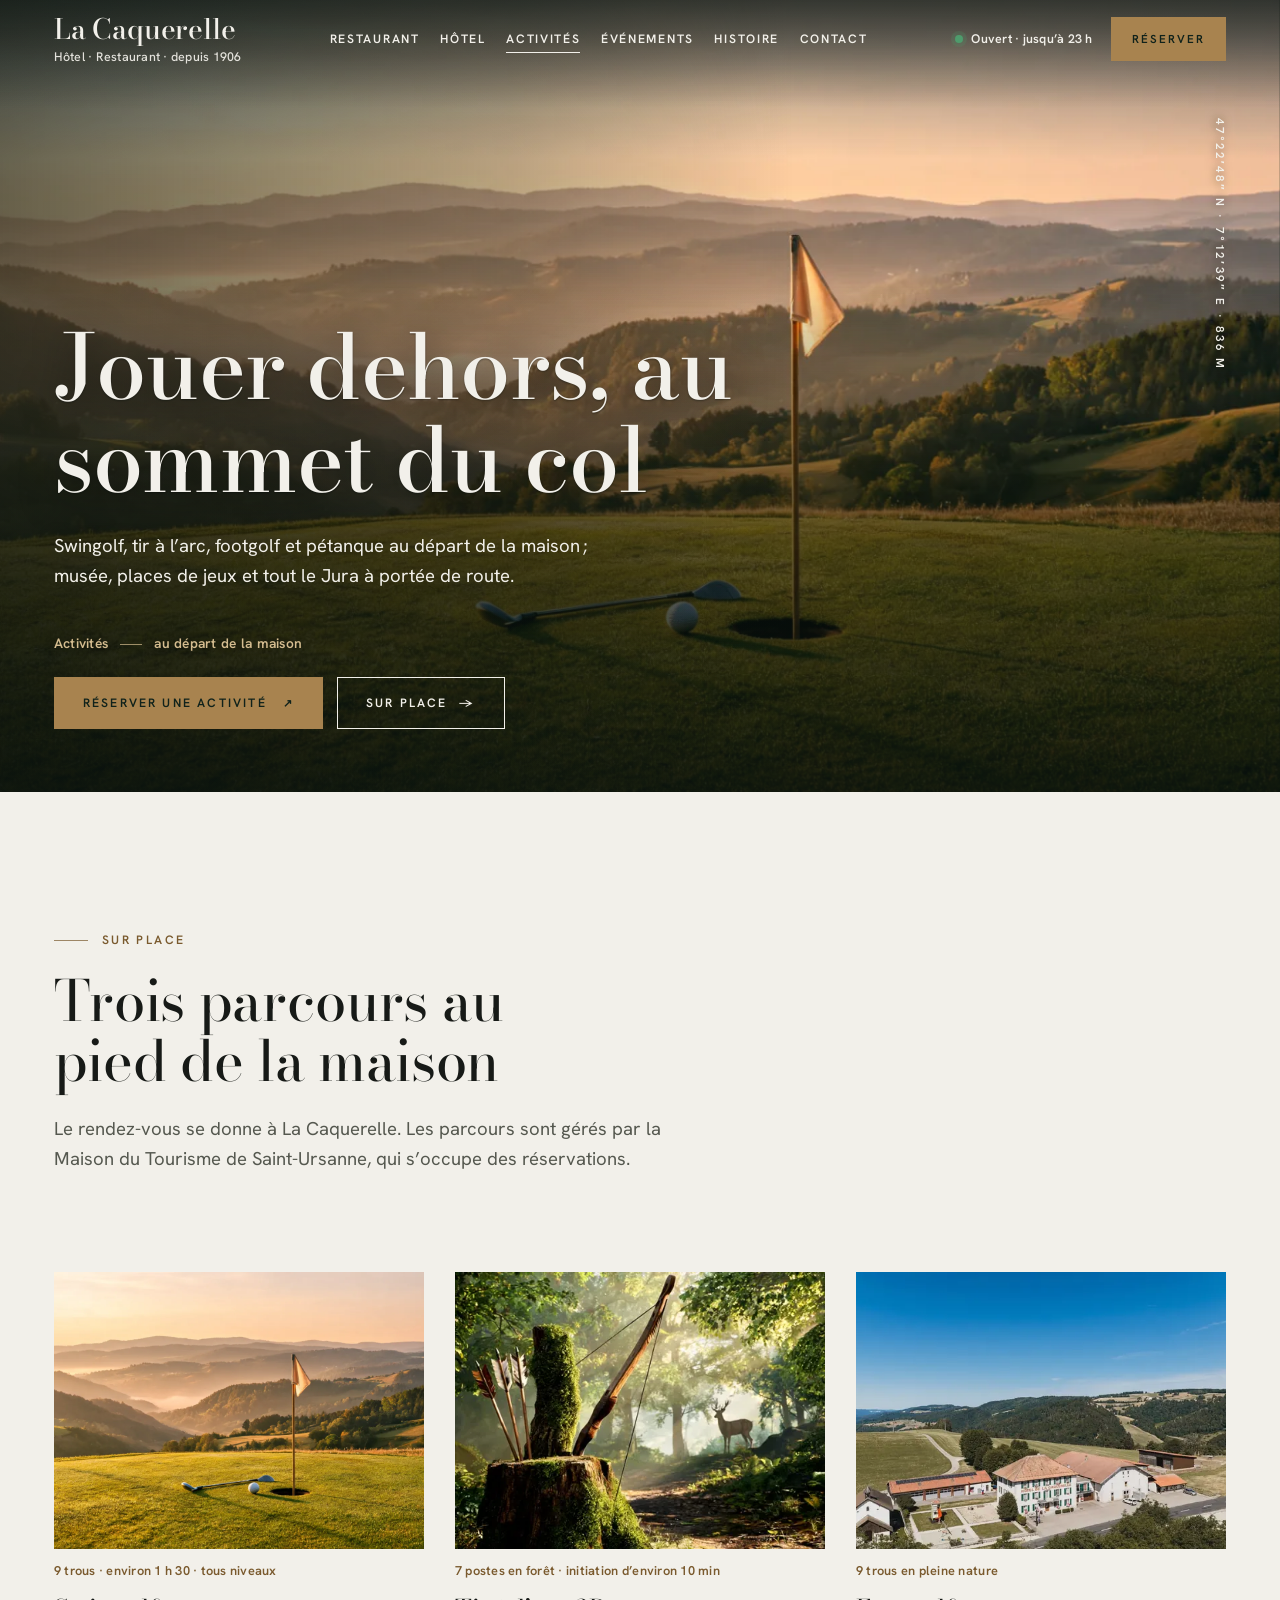
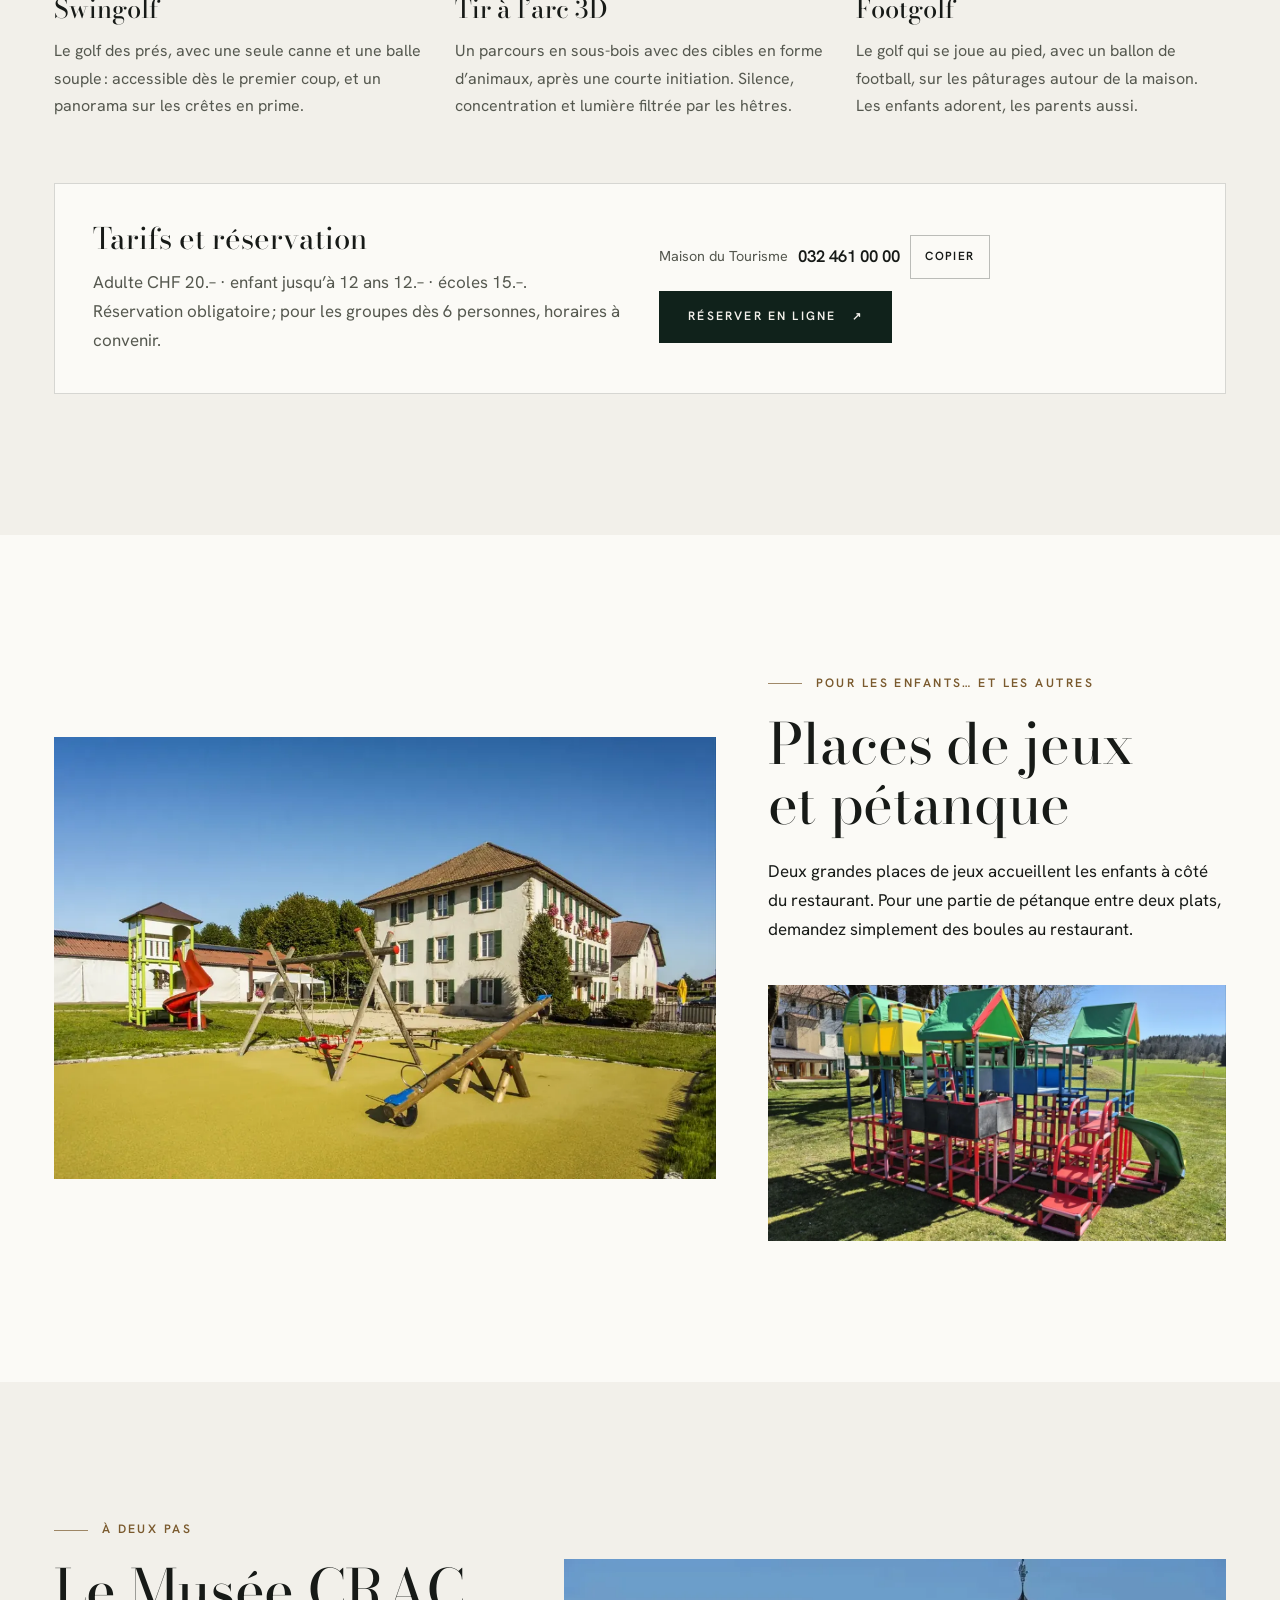
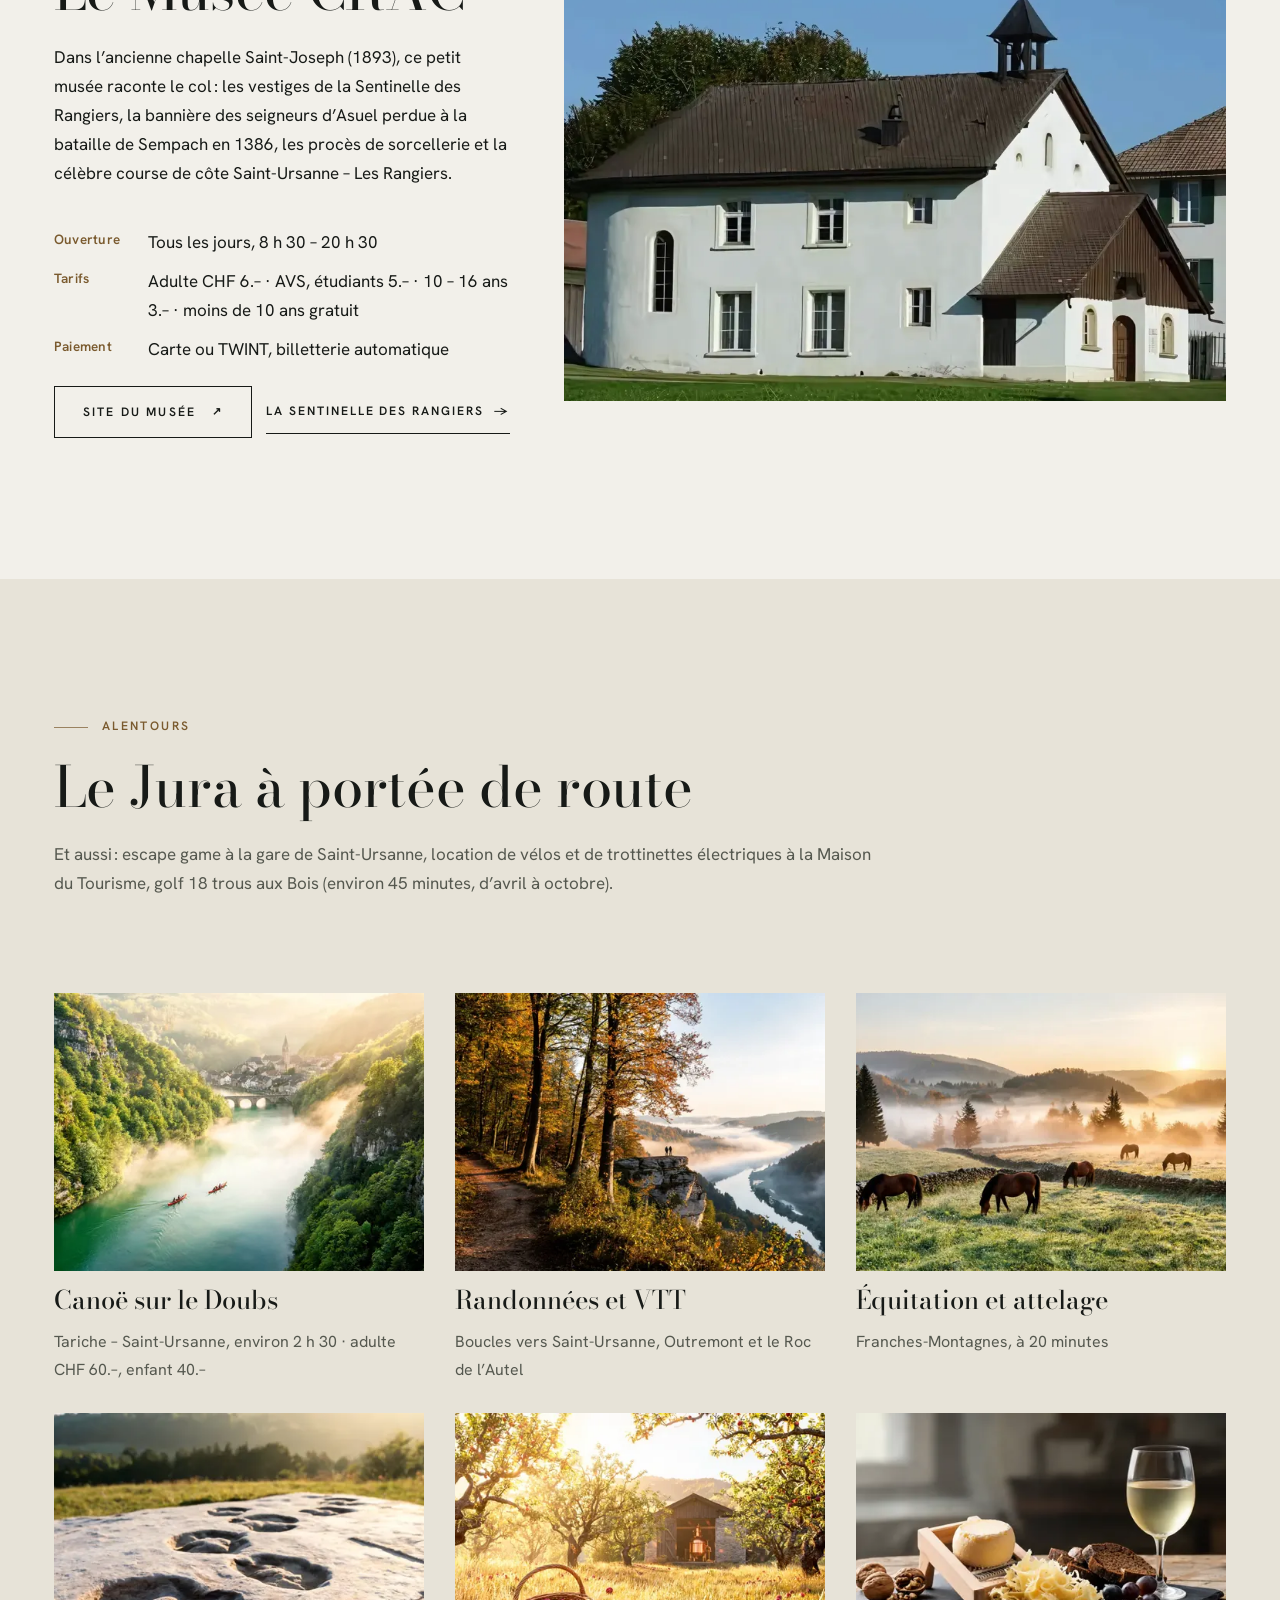
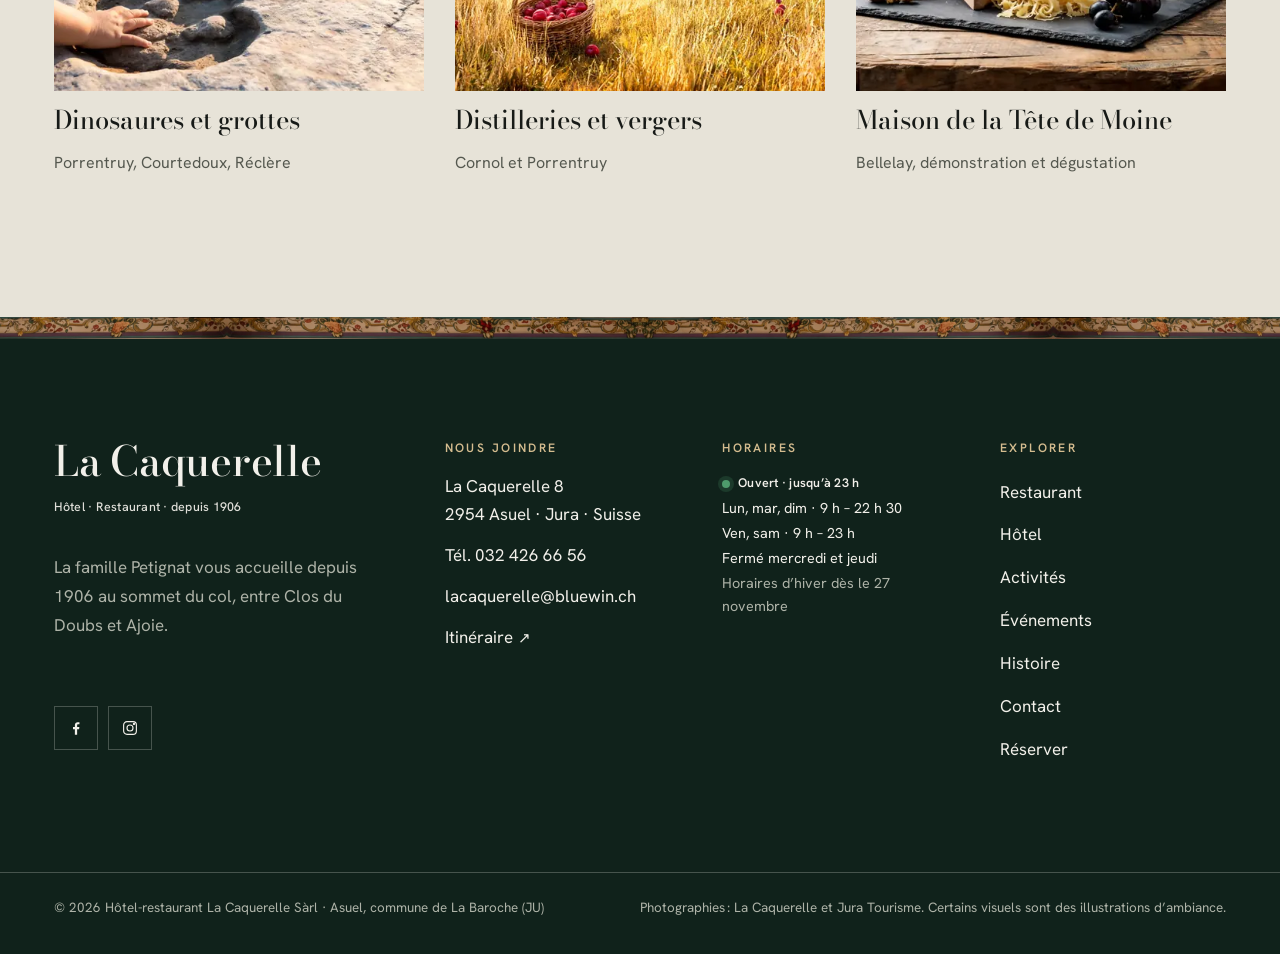
<file: activites.html>
<!doctype html>
<html lang="fr-CH">
<head><meta name="googlebot" content="noindex, nofollow">
<meta charset="utf-8">
<meta name="viewport" content="width=device-width, initial-scale=1, viewport-fit=cover">
<title>Activités au col de La Caquerelle · swingolf, tir à l’arc, footgolf | Jura</title>
<meta name="description" content="Activités à La Caquerelle (JU) : swingolf 9 trous, tir à l’arc 3D en forêt, footgolf, pétanque, places de jeux et Musée CRAC. Canoë sur le Doubs, randonnées, Franches-Montagnes et dinosaures à proximité.">
<link rel="canonical" href="https://www.lacaquerelle.com/activites.html">
<meta name="robots" content="noindex, nofollow, noarchive, nosnippet, noimageindex">
<meta name="theme-color" content="#10221B">
<meta property="og:type" content="website">
<meta property="og:locale" content="fr_CH">
<meta property="og:site_name" content="La Caquerelle">
<meta property="og:title" content="Activités au col de La Caquerelle · swingolf, tir à l’arc, footgolf | Jura">
<meta property="og:description" content="Activités à La Caquerelle (JU) : swingolf 9 trous, tir à l’arc 3D en forêt, footgolf, pétanque, places de jeux et Musée CRAC. Canoë sur le Doubs, randonnées, Franches-Montagnes et dinosaures à proximité.">
<meta property="og:url" content="https://www.lacaquerelle.com/activites.html">
<meta property="og:image" content="https://www.lacaquerelle.com/img/swingolf.webp">
<meta property="og:image:width" content="1456"><meta property="og:image:height" content="819">
<meta name="twitter:card" content="summary_large_image">
<meta name="geo.region" content="CH-JU"><meta name="geo.placename" content="Asuel, La Caquerelle"><meta name="geo.position" content="47.379887;7.2109573"><meta name="ICBM" content="47.379887, 7.2109573">
<link rel="preconnect" href="https://fonts.googleapis.com"><link rel="preconnect" href="https://fonts.gstatic.com" crossorigin>
<link rel="stylesheet" href="https://fonts.googleapis.com/css2?family=Bodoni+Moda:opsz,wght@6..96,400..700&family=Hanken+Grotesk:wght@400;500;600&family=Pinyon+Script&display=swap">
<link rel="stylesheet" href="site.css?v=83eb4cdf84">
<link rel="preload" as="image" href="swingolf.webp" imagesrcset="swingolf-640.webp 640w, swingolf-1024.webp 1024w, swingolf.webp 1456w" imagesizes="100vw" fetchpriority="high">
<script type="application/ld+json">{"@context":"https://schema.org","@graph":[{"@type":"WebSite","@id":"https://www.lacaquerelle.com/#site","url":"https://www.lacaquerelle.com/","name":"La Caquerelle","inLanguage":"fr-CH","publisher":{"@id":"https://www.lacaquerelle.com/#hotel"}},{"@type":"Hotel","@id":"https://www.lacaquerelle.com/#hotel","name":"Hôtel-Restaurant La Caquerelle","alternateName":["La Caquerelle","Hôtel de La Caquerelle","Auberge du Chevreuil"],"description":"Hôtel-restaurant familial au col de La Caquerelle (836 m), à Asuel dans le canton du Jura (Suisse), tenu par la famille Petignat depuis 1906 : 9 chambres, cuisine régionale et gibier en saison, salles de banquet et de séminaire.","url":"https://www.lacaquerelle.com/","telephone":"+41 32 426 66 56","email":"lacaquerelle@bluewin.ch","foundingDate":"1906","address":{"@type":"PostalAddress","streetAddress":"La Caquerelle 8","postalCode":"2954","addressLocality":"Asuel","addressRegion":"JU","addressCountry":"CH"},"geo":{"@type":"GeoCoordinates","latitude":47.379887,"longitude":7.2109573,"elevation":"836"},"hasMap":"https://www.google.com/maps/search/?api=1&query=47.379887%2C7.2109573","image":["https://www.lacaquerelle.com/img/facade-bleue.webp","https://www.lacaquerelle.com/img/aerien-automne.webp"],"numberOfRooms":9,"checkinTime":"15:00","checkoutTime":"11:00","amenityFeature":[{"@type":"LocationFeatureSpecification","name":"Wifi gratuit","value":true},{"@type":"LocationFeatureSpecification","name":"Parking gratuit","value":true},{"@type":"LocationFeatureSpecification","name":"Restaurant","value":true},{"@type":"LocationFeatureSpecification","name":"Terrasse","value":true},{"@type":"LocationFeatureSpecification","name":"Salles de conférence","value":true},{"@type":"LocationFeatureSpecification","name":"Places de jeux","value":true},{"@type":"LocationFeatureSpecification","name":"Douche et WC privatifs","value":true},{"@type":"LocationFeatureSpecification","name":"Télévision à écran plat","value":true}],"containsPlace":{"@id":"https://www.lacaquerelle.com/#restaurant"},"potentialAction":{"@type":"ReserveAction","target":"https://booking.juratroislacs.ch/TDS00020010000457519/tbooking/?lang=fr","name":"Réserver une chambre"},"sameAs":["https://www.facebook.com/La-Caquerelle-248301128553307/","https://www.instagram.com/restaurant_lacaquerelle/","https://www.j3l.ch/fr/P46344","https://www.myswitzerland.com/fr-ch/experiences/food-wine/restaurant/hotel-restaurant-de-la-caquerelle-1/"],"areaServed":"Jura, Suisse","brand":{"@type":"Brand","name":"La Caquerelle"}},{"@type":"Restaurant","@id":"https://www.lacaquerelle.com/#restaurant","name":"Restaurant La Caquerelle","url":"https://www.lacaquerelle.com/restaurant.html","telephone":"+41 32 426 66 56","address":{"@type":"PostalAddress","streetAddress":"La Caquerelle 8","postalCode":"2954","addressLocality":"Asuel","addressRegion":"JU","addressCountry":"CH"},"geo":{"@type":"GeoCoordinates","latitude":47.379887,"longitude":7.2109573,"elevation":"836"},"servesCuisine":["Cuisine régionale jurassienne","Cuisine suisse","Gibier","Végétarien"],"priceRange":"CHF 23–52","acceptsReservations":"https://www.mylocalina.ch/widget/?id=2bb7ca5d-07d8-4615-83be-13c94adc9818","hasMenu":"https://www.lacaquerelle.com/restaurant.html#carte","openingHoursSpecification":[{"@type":"OpeningHoursSpecification","dayOfWeek":["Monday","Tuesday","Sunday"],"opens":"09:00","closes":"22:30","validFrom":"2026-04-02","validThrough":"2026-11-26"},{"@type":"OpeningHoursSpecification","dayOfWeek":["Friday","Saturday"],"opens":"09:00","closes":"23:00","validFrom":"2026-04-02","validThrough":"2026-11-26"},{"@type":"OpeningHoursSpecification","dayOfWeek":["Monday","Tuesday"],"opens":"09:00","closes":"14:30","validFrom":"2026-11-27","validThrough":"2027-03-31"},{"@type":"OpeningHoursSpecification","dayOfWeek":["Monday","Tuesday"],"opens":"18:00","closes":"22:30","validFrom":"2026-11-27","validThrough":"2027-03-31"},{"@type":"OpeningHoursSpecification","dayOfWeek":["Friday","Saturday"],"opens":"09:00","closes":"23:00","validFrom":"2026-11-27","validThrough":"2027-03-31"},{"@type":"OpeningHoursSpecification","dayOfWeek":["Sunday"],"opens":"09:00","closes":"15:00","validFrom":"2026-11-27","validThrough":"2027-03-31"},{"@type":"OpeningHoursSpecification","dayOfWeek":["Sunday"],"opens":"18:00","closes":"22:30","validFrom":"2026-11-27","validThrough":"2027-03-31"},{"@type":"OpeningHoursSpecification","opens":"00:00","closes":"00:00","validFrom":"2026-12-24","validThrough":"2026-12-26"}],"image":"https://www.lacaquerelle.com/img/salle-soir.webp","description":"Cuisine authentique et généreuse de tradition familiale : gibier en automne, mets au fromage, truites du Jura et produits d'artisans d'Ajoie. 80 couverts, une salle de 25 places et une terrasse ombragée.","potentialAction":{"@type":"ReserveAction","target":"https://www.mylocalina.ch/widget/?id=2bb7ca5d-07d8-4615-83be-13c94adc9818","name":"Réserver une table"}},{"@type":"ItemList","name":"Activités à La Caquerelle","itemListElement":[{"@type":"ListItem","position":1,"item":{"@type":"TouristAttraction","name":"Swingolf de La Caquerelle","description":"Parcours de swingolf de 9 trous au col de La Caquerelle.","address":{"@type":"PostalAddress","streetAddress":"La Caquerelle 8","postalCode":"2954","addressLocality":"Asuel","addressRegion":"JU","addressCountry":"CH"}}},{"@type":"ListItem","position":2,"item":{"@type":"TouristAttraction","name":"Parcours de tir à l’arc 3D de La Caquerelle","description":"Parcours en forêt de 7 postes avec cibles animales 3D.","address":{"@type":"PostalAddress","streetAddress":"La Caquerelle 8","postalCode":"2954","addressLocality":"Asuel","addressRegion":"JU","addressCountry":"CH"}}},{"@type":"ListItem","position":3,"item":{"@type":"TouristAttraction","name":"Footgolf de La Caquerelle","description":"Parcours de footgolf de 9 trous en pleine nature.","address":{"@type":"PostalAddress","streetAddress":"La Caquerelle 8","postalCode":"2954","addressLocality":"Asuel","addressRegion":"JU","addressCountry":"CH"}}},{"@type":"ListItem","position":4,"item":{"@type":"Museum","name":"Musée CRAC","description":"Musée installé dans l’ancienne chapelle Saint-Joseph (1893) : vestiges de la Sentinelle des Rangiers, bannière des seigneurs d’Asuel, histoire du col.","url":"https://www.musee-crac.ch/","address":{"@type":"PostalAddress","streetAddress":"La Caquerelle 8b","postalCode":"2954","addressLocality":"Asuel","addressRegion":"JU","addressCountry":"CH"}}}]},{"@type":"BreadcrumbList","itemListElement":[{"@type":"ListItem","position":1,"name":"Accueil","item":"https://www.lacaquerelle.com/"},{"@type":"ListItem","position":2,"name":"Activités","item":"https://www.lacaquerelle.com/activites.html"}]}]}</script>
</head>
<body>
<a class="skip" href="#contenu">Aller au contenu</a>
<header class="site-header" data-header>
  <div class="site-header__inner">
    <a class="brand" href="./"><span class="brand__name">La Caquerelle</span><span class="brand__tag">Hôtel · Restaurant · depuis 1906</span></a>
    <nav class="nav" aria-label="Navigation principale"><ul><li><a href="restaurant.html">Restaurant</a></li><li><a href="hotel.html">Hôtel</a></li><li><a href="activites.html" aria-current="page">Activités</a></li><li><a href="evenements.html">Événements</a></li><li><a href="historique.html">Histoire</a></li><li><a href="contact.html">Contact</a></li></ul></nav>
    <div class="header-actions">
      <span class="open-pill" data-open-status>Horaires</span>
      <a class="btn btn--brass btn--sm" href="reserver.html">Réserver</a>
      <button class="burger" type="button" data-burger aria-expanded="false" aria-controls="menu" aria-label="Ouvrir le menu"><span></span></button>
    </div>
  </div>
</header>
<div class="menu-overlay" id="menu" role="dialog" aria-modal="true" aria-label="Menu du site" hidden>
  <div class="menu-overlay__top"><span class="brand"><span class="brand__name">La Caquerelle</span><span class="brand__tag">Hôtel · Restaurant · depuis 1906</span></span><button class="menu-close" type="button" data-close aria-label="Fermer le menu">×</button></div>
  <nav aria-label="Menu mobile"><ul><li><a href="./">Accueil</a></li><li><a href="restaurant.html">Restaurant</a></li><li><a href="hotel.html">Hôtel</a></li><li><a href="activites.html" aria-current="page">Activités</a></li><li><a href="evenements.html">Événements</a></li><li><a href="historique.html">Histoire</a></li><li><a href="contact.html">Contact</a></li><li><a href="reserver.html">Réserver</a></li></ul></nav>
  <p class="small">La Caquerelle 8 · 2954 Asuel · <span class="num">032 426 66 56</span></p>
</div>
<main id="contenu">

<section class="hero hero--page">
  <div class="hero__media"><img src="swingolf-1024.webp" srcset="swingolf-640.webp 640w, swingolf-1024.webp 1024w, swingolf.webp 1456w" sizes="100vw" alt="Drapeau de swingolf au sommet d’un pâturage, collines du Jura dans la lumière dorée" width="1456" height="819" fetchpriority="high" decoding="async"></div>
  <span class="hero__coords" aria-hidden="true">47°22′48″ N · 7°12′39″ E · 836 m</span>
  <div class="hero__content">
    <h1 class="display h1">Jouer dehors, au sommet du col</h1>
    <p class="lead">Swingolf, tir à l’arc, footgolf et pétanque au départ de la maison ; musée, places de jeux et tout le Jura à portée de route.</p>
    <p class="hero__meta"><span>Activités</span><span>au départ de la maison</span></p>
    <div class="btn-row"><a class="btn btn--brass ext" href="https://maisondutourisme.ch/fr/reservation" target="_blank" rel="noopener">Réserver une activité</a><a class="btn btn--light" href="#sur-place">Sur place <span class="arr" aria-hidden="true">→</span></a></div>
    
  </div>
</section>


<section class="section" id="sur-place" aria-labelledby="sp-t">
  <div class="container">
    <div class="section-head"><span class="eyebrow">Sur place</span><h2 class="h2" id="sp-t">Trois parcours au pied de la maison</h2><p class="lead muted">Le rendez-vous se donne à La Caquerelle. Les parcours sont gérés par la Maison du Tourisme de Saint-Ursanne, qui s’occupe des réservations.</p></div>
    <div class="cards"><article class="card"><div class="card__img"><img src="swingolf-1024.webp" srcset="swingolf-640.webp 640w, swingolf-1024.webp 1024w, swingolf.webp 1456w" sizes="(max-width: 620px) 100vw, (max-width: 980px) 50vw, 400px" alt="Balle blanche près d’un trou à drapeau sur un pâturage au coucher du soleil, collines du Jura dans la brume" width="1456" height="819" loading="lazy" decoding="async"></div><div class="card__meta"><span>9 trous · environ 1 h 30 · tous niveaux</span></div><h3>Swingolf</h3><p>Le golf des prés, avec une seule canne et une balle souple : accessible dès le premier coup, et un panorama sur les crêtes en prime.</p></article><article class="card"><div class="card__img"><img src="archerie-1024.webp" srcset="archerie-640.webp 640w, archerie-1024.webp 1024w, archerie.webp 1456w" sizes="(max-width: 620px) 100vw, (max-width: 980px) 50vw, 400px" alt="Arc de bois et flèches contre une souche moussue, un cerf à la lisière de la forêt" width="1456" height="819" loading="lazy" decoding="async"></div><div class="card__meta"><span>7 postes en forêt · initiation d’environ 10 min</span></div><h3>Tir à l’arc 3D</h3><p>Un parcours en sous-bois avec des cibles en forme d’animaux, après une courte initiation. Silence, concentration et lumière filtrée par les hêtres.</p></article><article class="card"><div class="card__img"><img src="photo-aerial-1024.webp" srcset="photo-aerial-640.webp 640w, photo-aerial-1024.webp 1024w, photo-aerial.webp 1345w" sizes="(max-width: 620px) 100vw, (max-width: 980px) 50vw, 400px" alt="Vue aérienne de La Caquerelle en été, entre pâturages et forêts du Jura" width="1345" height="896" loading="lazy" decoding="async"></div><div class="card__meta"><span>9 trous en pleine nature</span></div><h3>Footgolf</h3><p>Le golf qui se joue au pied, avec un ballon de football, sur les pâturages autour de la maison. Les enfants adorent, les parents aussi.</p></article></div>
    <div class="panel mt-l grid-2" style="align-items:center">
      <div class="stack-sm"><h3 class="h3">Tarifs et réservation</h3><p class="muted" style="margin:0">Adulte CHF 20.– · enfant jusqu’à 12 ans 12.– · écoles 15.–. Réservation obligatoire ; pour les groupes dès 6 personnes, horaires à convenir.</p></div>
      <div class="stack-sm"><p class="copyline" style="margin:0"><span class="small muted">Maison du Tourisme</span><code id="tel-mdt">032 461 00 00</code><button class="copy" type="button" data-copy="#tel-mdt">Copier</button></p><div class="btn-row"><a class="btn btn--solid ext" href="https://maisondutourisme.ch/fr/reservation" target="_blank" rel="noopener">Réserver en ligne</a></div></div>
    </div>
  </div>
</section>

<section class="section section--paper" aria-labelledby="jeux-t">
  <div class="container split">
    <figure class="split__media split__media--wide"><img src="photo-jeux1-1024.webp" srcset="photo-jeux1-640.webp 640w, photo-jeux1-1024.webp 1024w, photo-jeux1.webp 1344w" sizes="(max-width: 900px) 100vw, 58vw" alt="Place de jeux avec toboggan rouge et balançoires sur le gazon devant l’hôtel" width="1344" height="896" loading="lazy" decoding="async"></figure>
    <div class="split__text stack">
      <span class="eyebrow">Pour les enfants… et les autres</span>
      <h2 class="h2" id="jeux-t">Places de jeux et pétanque</h2>
      <p>Deux grandes places de jeux accueillent les enfants à côté du restaurant. Pour une partie de pétanque entre deux plats, demandez simplement des boules au restaurant.</p>
      <figure><img src="photo-jeux2-1024.webp" srcset="photo-jeux2-640.webp 640w, photo-jeux2-1024.webp 1024w, photo-jeux2.webp 1456w" sizes="(max-width: 900px) 100vw, 58vw" alt="Grande structure de jeux colorée sur la pelouse, forêt en arrière-plan" width="1456" height="813" loading="lazy" decoding="async"></figure>
    </div>
  </div>
</section>

<section class="section" id="musee" aria-labelledby="crac-t">
  <div class="container split split--rev">
    <figure class="split__media split__media--wide"><img src="photo-chapelle-1024.webp" srcset="photo-chapelle-640.webp 640w, photo-chapelle-1024.webp 1024w, photo-chapelle.webp 1307w" sizes="(max-width: 900px) 100vw, 58vw" alt="L’ancienne chapelle Saint-Joseph de La Caquerelle, aujourd’hui Musée CRAC, murs blancs et clocheton" width="1307" height="924" loading="lazy" decoding="async"></figure>
    <div class="split__text stack">
      <span class="eyebrow">À deux pas</span>
      <h2 class="h2" id="crac-t">Le Musée CRAC</h2>
      <p>Dans l’ancienne chapelle Saint-Joseph (1893), ce petit musée raconte le col : les vestiges de la Sentinelle des Rangiers, la bannière des seigneurs d’Asuel perdue à la bataille de Sempach en 1386, les procès de sorcellerie et la célèbre course de côte Saint-Ursanne – Les Rangiers.</p>
      <dl class="kv"><dt>Ouverture</dt><dd>Tous les jours, 8 h 30 – 20 h 30</dd><dt>Tarifs</dt><dd>Adulte CHF 6.– · AVS, étudiants 5.– · 10 – 16 ans 3.– · moins de 10 ans gratuit</dd><dt>Paiement</dt><dd>Carte ou TWINT, billetterie automatique</dd></dl>
      <div class="btn-row"><a class="btn ext" href="https://www.musee-crac.ch/" target="_blank" rel="noopener">Site du musée</a><a class="link" href="historique.html#sentinelle">La Sentinelle des Rangiers <span class="arr" aria-hidden="true">→</span></a></div>
    </div>
  </div>
</section>

<section class="section section--deep" aria-labelledby="near-t">
  <div class="container">
    <div class="section-head"><span class="eyebrow">Alentours</span><h2 class="h2" id="near-t">Le Jura à portée de route</h2><p class="muted">Et aussi : escape game à la gare de Saint-Ursanne, location de vélos et de trottinettes électriques à la Maison du Tourisme, golf 18 trous aux Bois (environ 45 minutes, d’avril à octobre).</p></div>
    <div class="cards"><article class="card"><div class="card__img"><img src="doubs-1024.webp" srcset="doubs-640.webp 640w, doubs-1024.webp 1024w, doubs-1600.webp 1600w, doubs.webp 2400w" sizes="(max-width: 620px) 100vw, (max-width: 980px) 50vw, 400px" alt="" width="2400" height="1350" loading="lazy" decoding="async"></div><h3>Canoë sur le Doubs</h3><p>Tariche – Saint-Ursanne, environ 2 h 30 · adulte CHF 60.–, enfant 40.–</p></article><article class="card"><div class="card__img"><img src="rando-1024.webp" srcset="rando-640.webp 640w, rando-1024.webp 1024w, rando.webp 1456w" sizes="(max-width: 620px) 100vw, (max-width: 980px) 50vw, 400px" alt="" width="1456" height="819" loading="lazy" decoding="async"></div><h3>Randonnées et VTT</h3><p>Boucles vers Saint-Ursanne, Outremont et le Roc de l’Autel</p></article><article class="card"><div class="card__img"><img src="chevaux-1024.webp" srcset="chevaux-640.webp 640w, chevaux-1024.webp 1024w, chevaux.webp 1456w" sizes="(max-width: 620px) 100vw, (max-width: 980px) 50vw, 400px" alt="" width="1456" height="819" loading="lazy" decoding="async"></div><h3>Équitation et attelage</h3><p>Franches-Montagnes, à 20 minutes</p></article><article class="card"><div class="card__img"><img src="dinosaures-1024.webp" srcset="dinosaures-640.webp 640w, dinosaures-1024.webp 1024w, dinosaures.webp 1456w" sizes="(max-width: 620px) 100vw, (max-width: 980px) 50vw, 400px" alt="" width="1456" height="819" loading="lazy" decoding="async"></div><h3>Dinosaures et grottes</h3><p>Porrentruy, Courtedoux, Réclère</p></article><article class="card"><div class="card__img"><img src="damassine-1024.webp" srcset="damassine-640.webp 640w, damassine-1024.webp 1024w, damassine.webp 1456w" sizes="(max-width: 620px) 100vw, (max-width: 980px) 50vw, 400px" alt="" width="1456" height="819" loading="lazy" decoding="async"></div><h3>Distilleries et vergers</h3><p>Cornol et Porrentruy</p></article><article class="card"><div class="card__img"><img src="tetedemoine-1024.webp" srcset="tetedemoine-640.webp 640w, tetedemoine-1024.webp 1024w, tetedemoine.webp 1456w" sizes="(max-width: 620px) 100vw, (max-width: 980px) 50vw, 400px" alt="" width="1456" height="819" loading="lazy" decoding="async"></div><h3>Maison de la Tête de Moine</h3><p>Bellelay, démonstration et dégustation</p></article></div>
  </div>
</section>

</main>
<footer class="site-footer on-dark">
  <div class="frise" aria-hidden="true"></div>
  <div class="container footer-grid">
    <div class="footer-brand stack-sm">
      <span class="brand"><span class="brand__name">La Caquerelle</span><span class="brand__tag">Hôtel · Restaurant · depuis 1906</span></span>
      <p class="muted mt-s">La famille Petignat vous accueille depuis 1906 au sommet du col, entre Clos du Doubs et Ajoie.</p>
      <div class="socials"><a href="https://www.facebook.com/La-Caquerelle-248301128553307/" target="_blank" rel="noopener" aria-label="Facebook"><svg viewBox="0 0 24 24" fill="currentColor" aria-hidden="true"><path d="M13.5 21v-7.5h2.6l.4-3h-3V8.6c0-.9.3-1.5 1.5-1.5h1.6V4.4c-.3 0-1.2-.1-2.3-.1-2.3 0-3.8 1.4-3.8 3.9v2.3H8v3h2.5V21h3z"/></svg></a><a href="https://www.instagram.com/restaurant_lacaquerelle/" target="_blank" rel="noopener" aria-label="Instagram"><svg viewBox="0 0 24 24" fill="none" stroke="currentColor" stroke-width="1.5" aria-hidden="true"><rect x="3.5" y="3.5" width="17" height="17" rx="4.5"/><circle cx="12" cy="12" r="4"/><circle cx="17.3" cy="6.7" r=".8" fill="currentColor"/></svg></a></div>
    </div>
    <div>
      <h2>Nous joindre</h2>
      <address style="font-style:normal" class="stack-sm">
        <span>La Caquerelle 8<br>2954 Asuel · Jura · Suisse</span>
        <span class="num">Tél. 032 426 66 56</span>
        <span>lacaquerelle@bluewin.ch</span>
        <a class="ext" href="https://www.google.com/maps/search/?api=1&query=47.379887%2C7.2109573" target="_blank" rel="noopener">Itinéraire</a>
      </address>
    </div>
    <div>
      <h2>Horaires</h2>
      <ul class="small">
        <li><span class="open-pill" data-open-status>Horaires</span></li>
        <li>Lun, mar, dim · 9 h – 22 h 30</li>
        <li>Ven, sam · 9 h – 23 h</li>
        <li>Fermé mercredi et jeudi</li>
        <li class="muted">Horaires d’hiver dès le 27 novembre</li>
      </ul>
    </div>
    <div>
      <h2>Explorer</h2>
      <ul><li><a href="restaurant.html">Restaurant</a></li><li><a href="hotel.html">Hôtel</a></li><li><a href="activites.html">Activités</a></li><li><a href="evenements.html">Événements</a></li><li><a href="historique.html">Histoire</a></li><li><a href="contact.html">Contact</a></li><li><a href="reserver.html">Réserver</a></li></ul>
    </div>
  </div>
  <div class="container footer-bottom">
    <p>© 2026 Hôtel-restaurant La Caquerelle Sàrl · Asuel, commune de La Baroche (JU)</p>
    <p>Photographies : La Caquerelle et Jura Tourisme. Certains visuels sont des illustrations d’ambiance.</p>
  </div>
</footer>
<nav class="tabbar" aria-label="Navigation rapide">
  <a class="tabbar__i" href="./"><span class="tabbar__ic"><svg viewBox="0 0 24 24" fill="none" stroke="currentColor" stroke-width="1.6" stroke-linecap="round" stroke-linejoin="round" aria-hidden="true"><path d="M3.5 11.2 12 4l8.5 7.2"/><path d="M5.5 9.6V20h13V9.6"/><path d="M10 20v-5.2h4V20"/></svg></span><span class="tabbar__l">Accueil</span></a><a class="tabbar__i" href="restaurant.html"><span class="tabbar__ic"><svg viewBox="0 0 24 24" fill="none" stroke="currentColor" stroke-width="1.6" stroke-linecap="round" stroke-linejoin="round" aria-hidden="true"><path d="M3 17.5h18"/><path d="M5 17.5a7 7 0 0 1 14 0"/><path d="M12 10.5V8.6"/><circle cx="12" cy="7.4" r="1.1"/><path d="M6.5 20.5h11"/></svg></span><span class="tabbar__l">Restaurant</span></a><button class="tabbar__i tabbar__i--cta" type="button" data-sheet-open="sheet-book" aria-haspopup="dialog" aria-controls="sheet-book" aria-expanded="false"><span class="tabbar__ic"><svg viewBox="0 0 24 24" fill="none" stroke="currentColor" stroke-width="1.6" stroke-linecap="round" stroke-linejoin="round" aria-hidden="true"><rect x="3.5" y="5" width="17" height="15.5" rx="3"/><path d="M3.5 9.8h17M8 3v3.6M16 3v3.6"/><path d="m9.2 15 2 2 3.8-3.9"/></svg></span><span class="tabbar__l">Réserver</span></button><a class="tabbar__i" href="hotel.html"><span class="tabbar__ic"><svg viewBox="0 0 24 24" fill="none" stroke="currentColor" stroke-width="1.6" stroke-linecap="round" stroke-linejoin="round" aria-hidden="true"><path d="M3 18.5V6.5M3 14h18v4.5M21 14v-2.2a3 3 0 0 0-3-3h-7.2V14"/><circle cx="7" cy="11" r="1.9"/></svg></span><span class="tabbar__l">Hôtel</span></a><button class="tabbar__i is-active" type="button" data-sheet-open="sheet-plus" aria-haspopup="dialog" aria-controls="sheet-plus" aria-expanded="false"><span class="tabbar__ic"><svg viewBox="0 0 24 24" fill="none" stroke="currentColor" stroke-width="1.6" stroke-linecap="round" stroke-linejoin="round" aria-hidden="true"><rect x="4" y="4" width="6.6" height="6.6" rx="1.8"/><rect x="13.4" y="4" width="6.6" height="6.6" rx="1.8"/><rect x="4" y="13.4" width="6.6" height="6.6" rx="1.8"/><rect x="13.4" y="13.4" width="6.6" height="6.6" rx="1.8"/></svg></span><span class="tabbar__l">Plus</span></button>
</nav>
<dialog class="sheet" id="sheet-book" aria-labelledby="sb-title">
  <div class="sheet__head" data-sheet-drag><span class="sheet__grab" aria-hidden="true"></span><h2 class="sheet__t" id="sb-title">Réserver</h2><button class="sheet__x" type="button" data-sheet-close aria-label="Fermer"><svg viewBox="0 0 24 24" fill="none" stroke="currentColor" stroke-width="1.6" stroke-linecap="round" stroke-linejoin="round" aria-hidden="true"><path d="M6 6l12 12M18 6 6 18"/></svg></button></div>
  <div class="sheet__body">
    <div data-tabs>
      <div class="tabs" role="tablist" aria-label="Type de réservation">
        <button class="tab" role="tab" id="sb-t-ch" aria-selected="true" aria-controls="sb-p-ch" type="button">Chambre</button>
        <button class="tab" role="tab" id="sb-t-ta" aria-selected="false" aria-controls="sb-p-ta" tabindex="-1" type="button">Table</button>
        <button class="tab" role="tab" id="sb-t-ev" aria-selected="false" aria-controls="sb-p-ev" tabindex="-1" type="button">Événement</button>
      </div>
      <div class="tabpanel" role="tabpanel" id="sb-p-ch" aria-labelledby="sb-t-ch"><form class="bk" data-room onsubmit="return false">
  <div class="bk-grid bk-grid--3">
    <div class="field"><label for="ar-sb">Arrivée</label><input id="ar-sb" type="date" name="arrivee" required></div>
    <div class="field"><label for="de-sb">Départ</label><input id="de-sb" type="date" name="depart" required></div>
    <div class="field"><label for="pe-sb">Voyageurs</label><select id="pe-sb" name="personnes"><option value="1">1 personne</option><option value="2" selected>2 personnes</option><option value="3">3 personnes</option><option value="4">4 personnes</option><option value="5">5 personnes</option><option value="6">6 personnes</option></select></div>
    
    <a class="btn btn--brass ext" href="https://booking.juratroislacs.ch/TDS00020010000457519/tbooking/?lang=fr" target="_blank" rel="noopener">Voir les disponibilités</a>
  </div>
  <p class="bk-recap" data-recap aria-live="polite"></p>
  <p class="small muted" style="margin:0">Vos dates et le nombre de personnes sont transmis au moteur officiel Jura &amp; Trois-Lacs : il affiche aussitôt les chambres libres et le prix du séjour, que vous confirmez en toute sécurité.</p>
</form></div>
      <div class="tabpanel" role="tabpanel" id="sb-p-ta" aria-labelledby="sb-t-ta" hidden><form class="bk" data-table onsubmit="return false">
  <div class="bk-grid bk-grid--3">
    <div class="field"><label for="td-sb">Date</label><input id="td-sb" type="date" name="date" required></div>
    <div class="field"><label for="th-sb">Heure</label><select id="th-sb" name="heure"></select></div>
    <div class="field"><label for="tc-sb">Couverts</label><select id="tc-sb" name="couverts"><option value="1">1 couvert</option><option value="2" selected>2 couverts</option><option value="3">3 couverts</option><option value="4">4 couverts</option><option value="5">5 couverts</option><option value="6">6 couverts</option><option value="7">7 couverts</option><option value="8">8 couverts</option><option value="9">9 couverts</option><option value="10">10 couverts</option><option value="11">11 couverts</option><option value="12">12 couverts</option><option value="15">15 couverts</option><option value="20">20 couverts</option><option value="25">25 couverts</option><option value="30">30 couverts</option></select></div>
    <a class="btn btn--brass ext" href="https://www.mylocalina.ch/widget/?id=2bb7ca5d-07d8-4615-83be-13c94adc9818" target="_blank" rel="noopener">Réserver la table</a>
  </div>
  <p class="bk-recap" data-recap aria-live="polite"></p>
  <p class="small muted" style="margin:0">Confirmation immédiate sur notre système de réservation en ligne, ou par téléphone au <span class="num">032 426 66 56</span>.</p>
</form></div>
      <div class="tabpanel" role="tabpanel" id="sb-p-ev" aria-labelledby="sb-t-ev" hidden><div class="stack-sm"><p style="margin:0">Mariage, anniversaire, séminaire ou sortie de groupe : 80 couverts, une salle de 25 places et deux salles de conférence équipées.</p><a class="btn btn--brass" href="evenements.html#demande">Préparer ma demande</a><a class="btn" href="restaurant.html#groupes">Menus de groupe</a></div></div>
    </div>
    <a class="sheet__call" href="tel:+41324266656"><svg viewBox="0 0 24 24" fill="none" stroke="currentColor" stroke-width="1.6" stroke-linecap="round" stroke-linejoin="round" aria-hidden="true"><path d="M6.6 3.5h2.7l1.4 4-2.1 1.3a11 11 0 0 0 6.6 6.6l1.3-2.1 4 1.4v2.7a1.9 1.9 0 0 1-2 1.9A16.3 16.3 0 0 1 4.6 5.5a1.9 1.9 0 0 1 2-2z"/></svg><span>Une question ? <b class="num">032 426 66 56</b></span></a>
  </div>
</dialog>
<dialog class="sheet" id="sheet-plus" aria-labelledby="sp-title">
  <div class="sheet__head" data-sheet-drag><span class="sheet__grab" aria-hidden="true"></span><h2 class="sheet__t" id="sp-title">La maison</h2><button class="sheet__x" type="button" data-sheet-close aria-label="Fermer"><svg viewBox="0 0 24 24" fill="none" stroke="currentColor" stroke-width="1.6" stroke-linecap="round" stroke-linejoin="round" aria-hidden="true"><path d="M6 6l12 12M18 6 6 18"/></svg></button></div>
  <div class="sheet__body">
    <p class="sheet__status"><span class="open-pill" data-open-status>Horaires</span></p>
    <ul class="app-grid"><li><a class="app-tile" href="activites.html" aria-current="page"><svg viewBox="0 0 24 24" fill="none" stroke="currentColor" stroke-width="1.6" stroke-linecap="round" stroke-linejoin="round" aria-hidden="true"><circle cx="12" cy="12" r="8.2"/><circle cx="12" cy="12" r="4.3"/><circle cx="12" cy="12" r=".9" fill="currentColor"/></svg><span>Activités</span></a></li><li><a class="app-tile" href="evenements.html"><svg viewBox="0 0 24 24" fill="none" stroke="currentColor" stroke-width="1.6" stroke-linecap="round" stroke-linejoin="round" aria-hidden="true"><path d="M8 3.5h8l-.6 5.4a3.4 3.4 0 0 1-6.8 0z"/><path d="M12 12.3v7.7M8.6 20.5h6.8"/></svg><span>Événements</span></a></li><li><a class="app-tile" href="historique.html"><svg viewBox="0 0 24 24" fill="none" stroke="currentColor" stroke-width="1.6" stroke-linecap="round" stroke-linejoin="round" aria-hidden="true"><path d="M12 6.6C10 5.1 7 4.6 4 5.1v13.2c3-.5 6 0 8 1.5 2-1.5 5-2 8-1.5V5.1c-3-.5-6 0-8 1.5z"/><path d="M12 6.6v13.2"/></svg><span>Histoire</span></a></li><li><a class="app-tile" href="contact.html"><svg viewBox="0 0 24 24" fill="none" stroke="currentColor" stroke-width="1.6" stroke-linecap="round" stroke-linejoin="round" aria-hidden="true"><path d="M12 21s-6.6-5.7-6.6-11.1a6.6 6.6 0 0 1 13.2 0C18.6 15.3 12 21 12 21z"/><circle cx="12" cy="9.9" r="2.3"/></svg><span>Contact</span></a></li><li><a class="app-tile" href="restaurant.html#carte"><svg viewBox="0 0 24 24" fill="none" stroke="currentColor" stroke-width="1.6" stroke-linecap="round" stroke-linejoin="round" aria-hidden="true"><rect x="5" y="3.5" width="14" height="17" rx="2.2"/><path d="M8.5 8h7M8.5 11.5h7M8.5 15h4.5"/></svg><span>La carte</span></a></li><li><a class="app-tile" href="contact.html#acces"><svg viewBox="0 0 24 24" fill="none" stroke="currentColor" stroke-width="1.6" stroke-linecap="round" stroke-linejoin="round" aria-hidden="true"><path d="m4 11 16-7-7 16-2.1-6.9z"/></svg><span>Accès</span></a></li></ul>
    <div class="quick">
      <a class="quick__i" href="tel:+41324266656"><svg viewBox="0 0 24 24" fill="none" stroke="currentColor" stroke-width="1.6" stroke-linecap="round" stroke-linejoin="round" aria-hidden="true"><path d="M6.6 3.5h2.7l1.4 4-2.1 1.3a11 11 0 0 0 6.6 6.6l1.3-2.1 4 1.4v2.7a1.9 1.9 0 0 1-2 1.9A16.3 16.3 0 0 1 4.6 5.5a1.9 1.9 0 0 1 2-2z"/></svg><span>Appeler</span></a>
      <a class="quick__i" href="https://www.google.com/maps/search/?api=1&query=47.379887%2C7.2109573" target="_blank" rel="noopener"><svg viewBox="0 0 24 24" fill="none" stroke="currentColor" stroke-width="1.6" stroke-linecap="round" stroke-linejoin="round" aria-hidden="true"><path d="m4 11 16-7-7 16-2.1-6.9z"/></svg><span>Itinéraire</span></a>
      <a class="quick__i" href="mailto:lacaquerelle@bluewin.ch"><svg viewBox="0 0 24 24" fill="none" stroke="currentColor" stroke-width="1.6" stroke-linecap="round" stroke-linejoin="round" aria-hidden="true"><rect x="3.5" y="5.5" width="17" height="13" rx="2.4"/><path d="m4.2 7.2 7.8 5.9 7.8-5.9"/></svg><span>E-mail</span></a>
    </div>
    <p class="sheet__foot">La Caquerelle 8 · 2954 Asuel · Jura suisse<br>Fermé le mercredi et le jeudi</p>
  </div>
</dialog>
<script src="site.js?v=5916410e0d" defer></script>
</body>
</html>
</file>
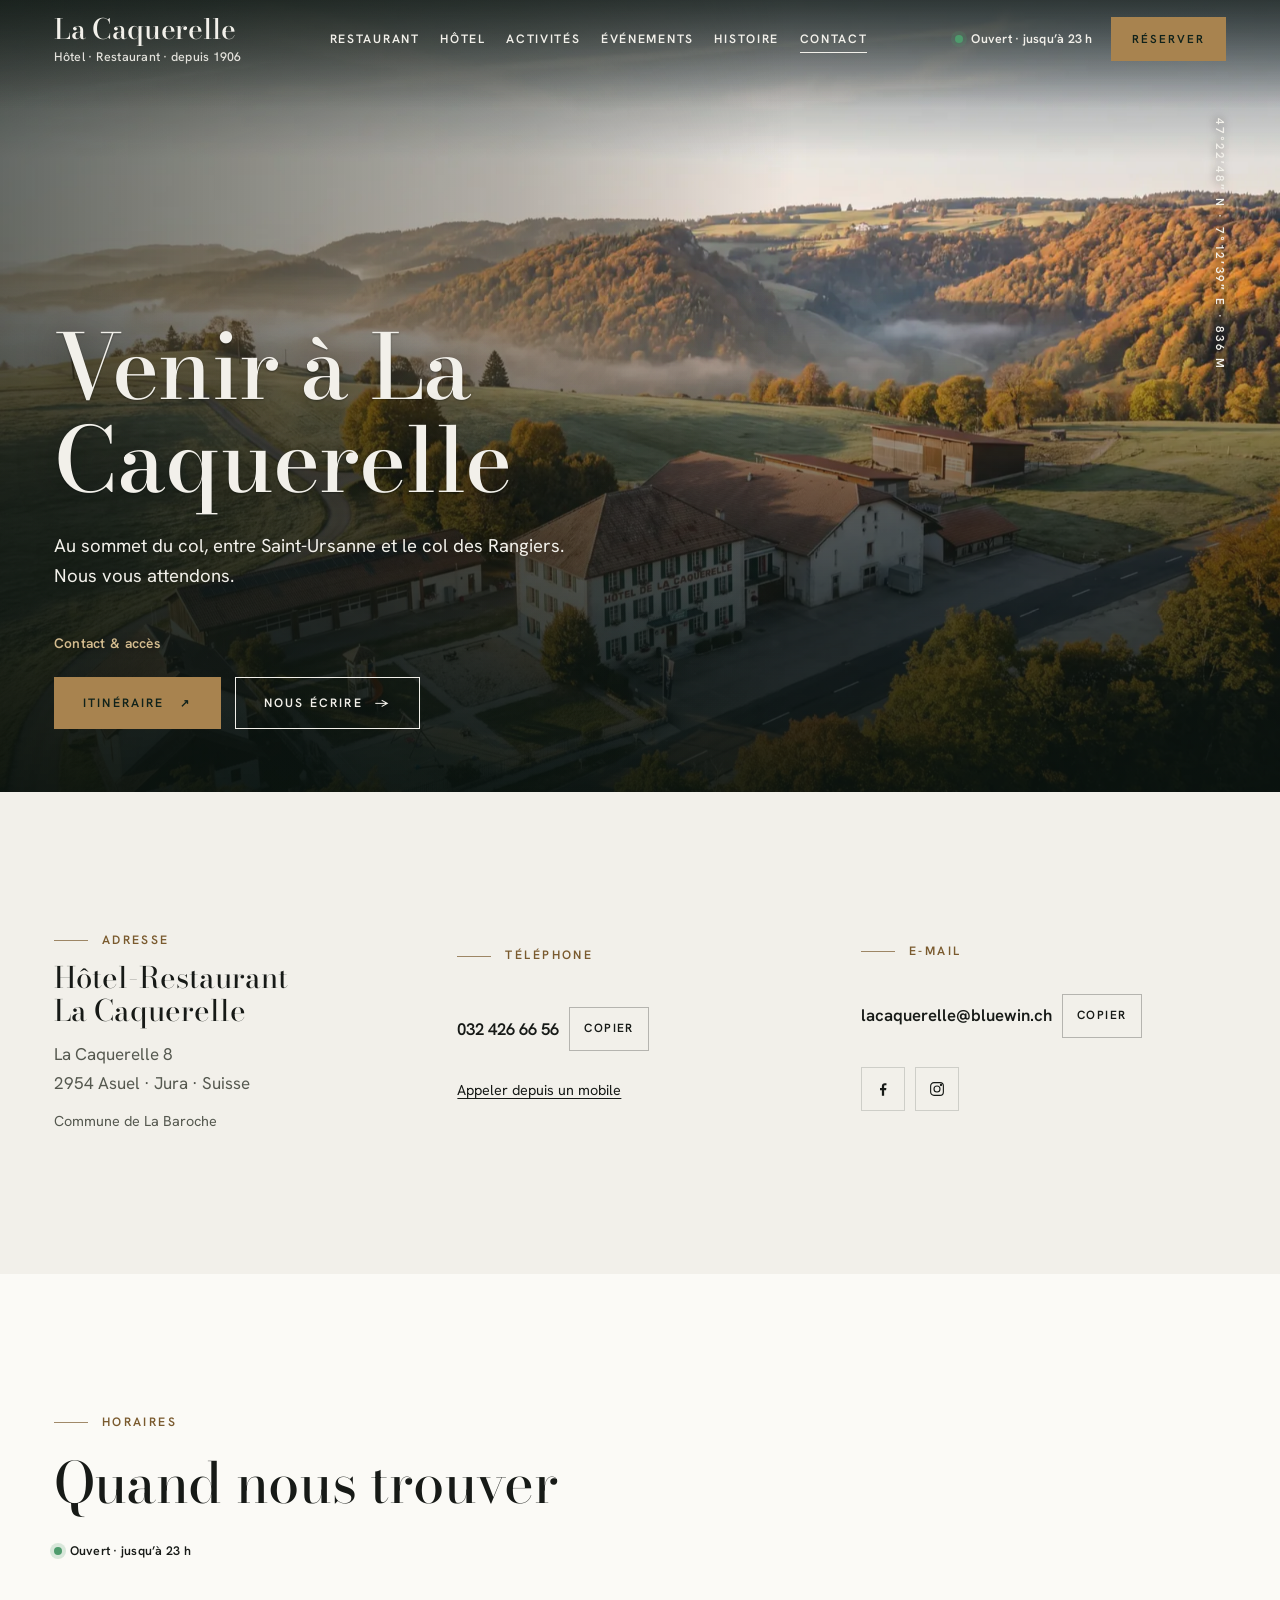
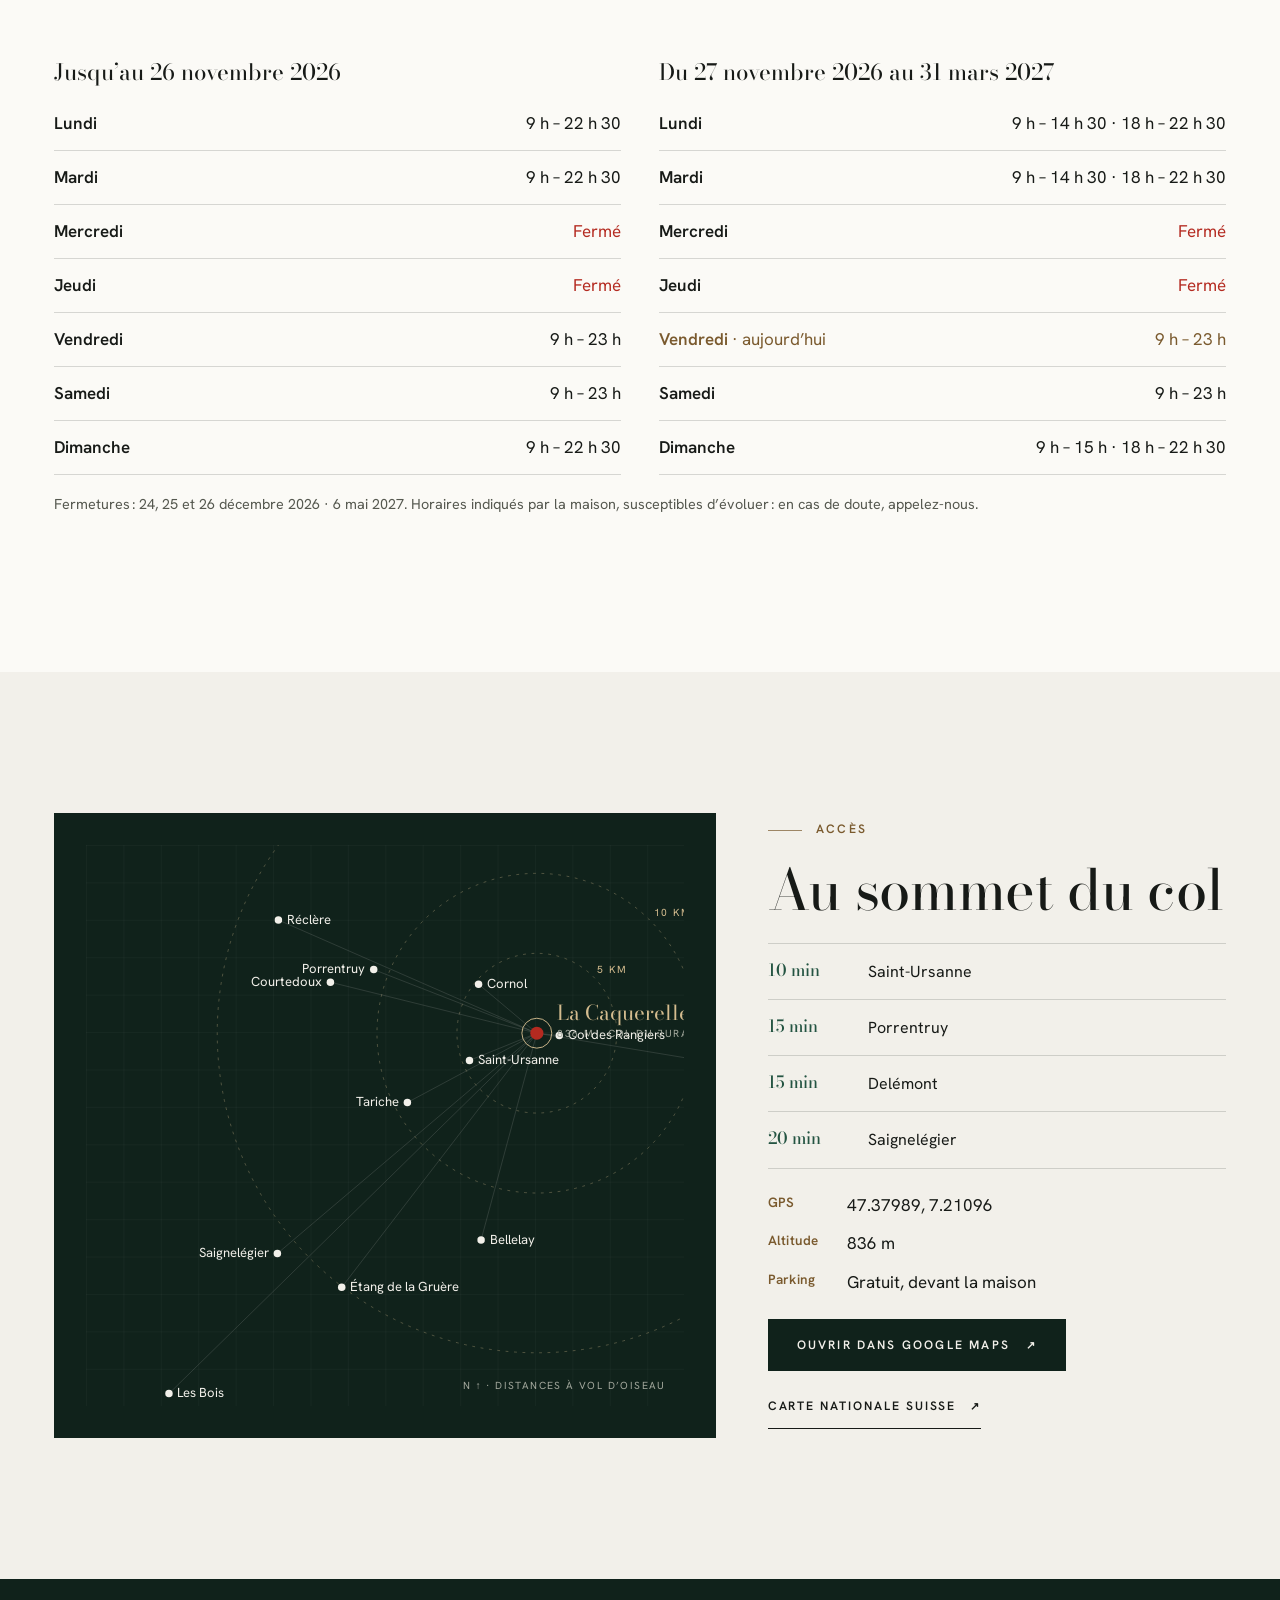
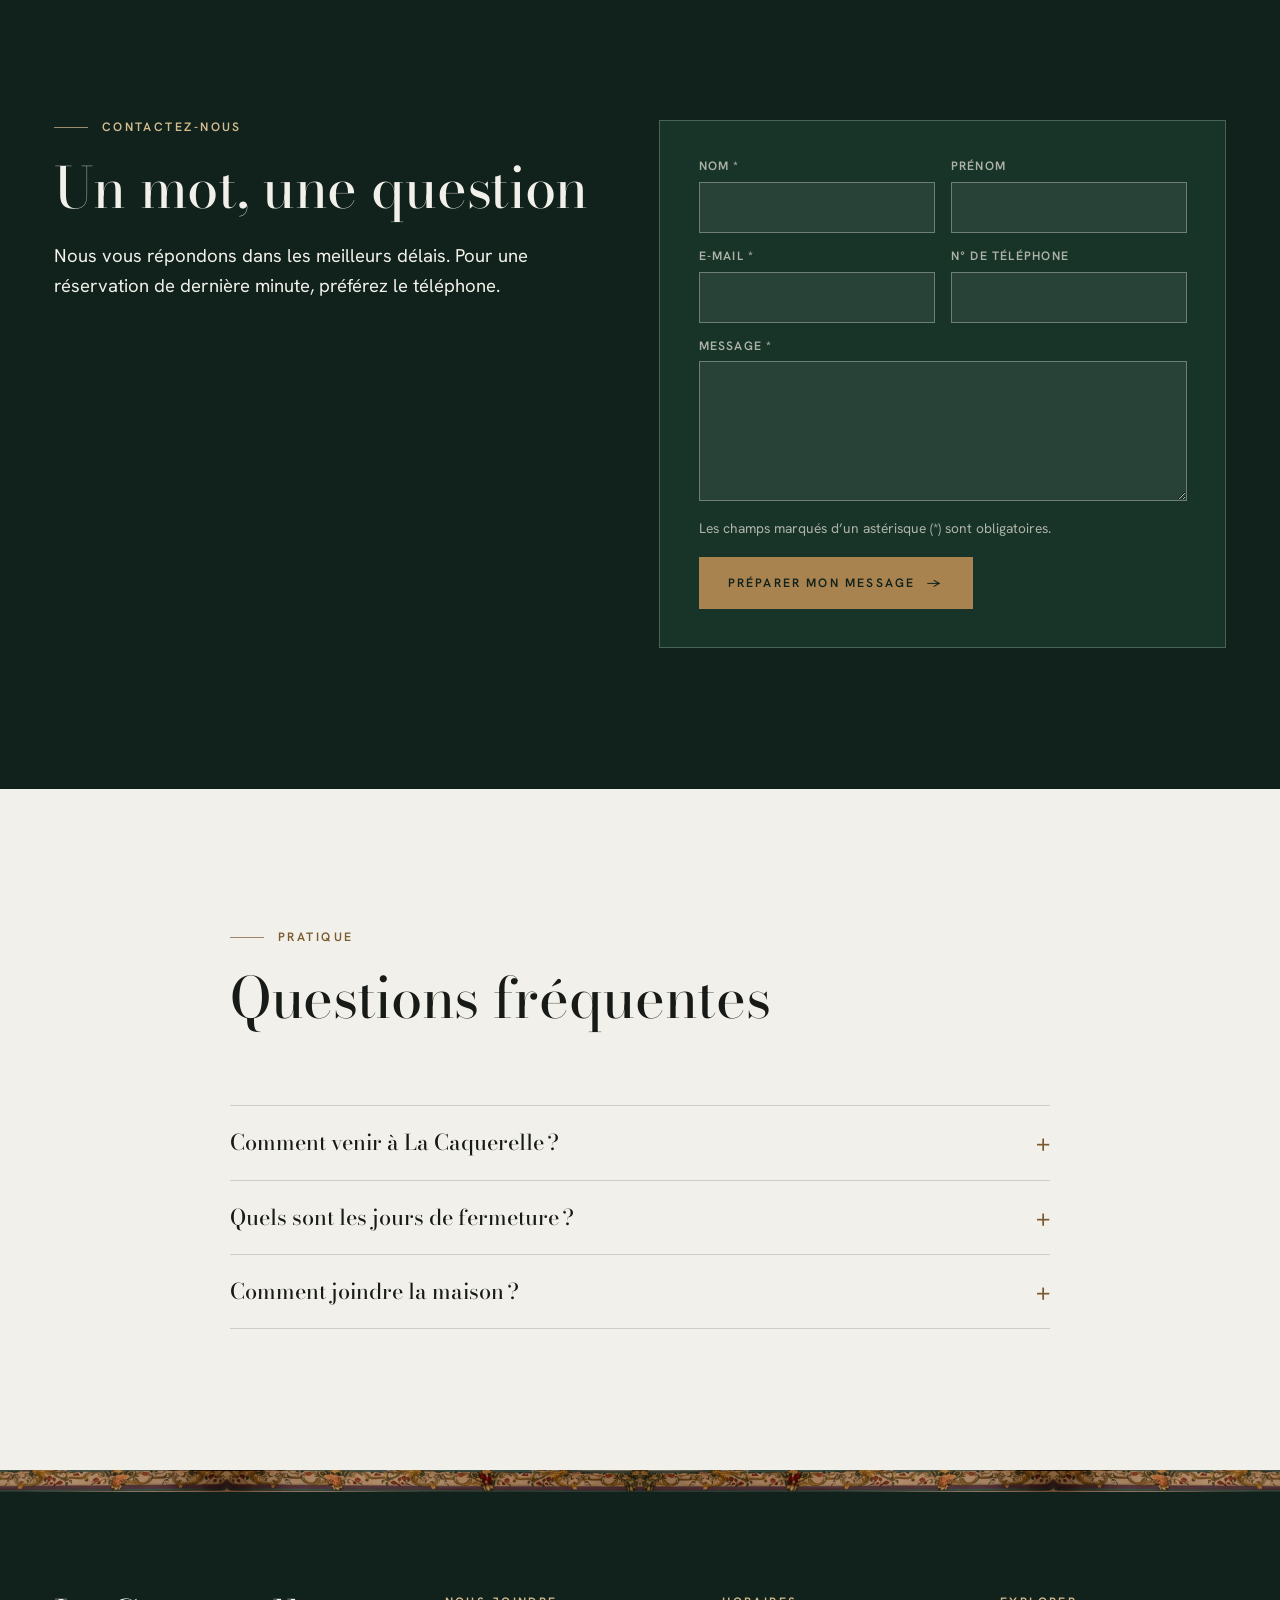
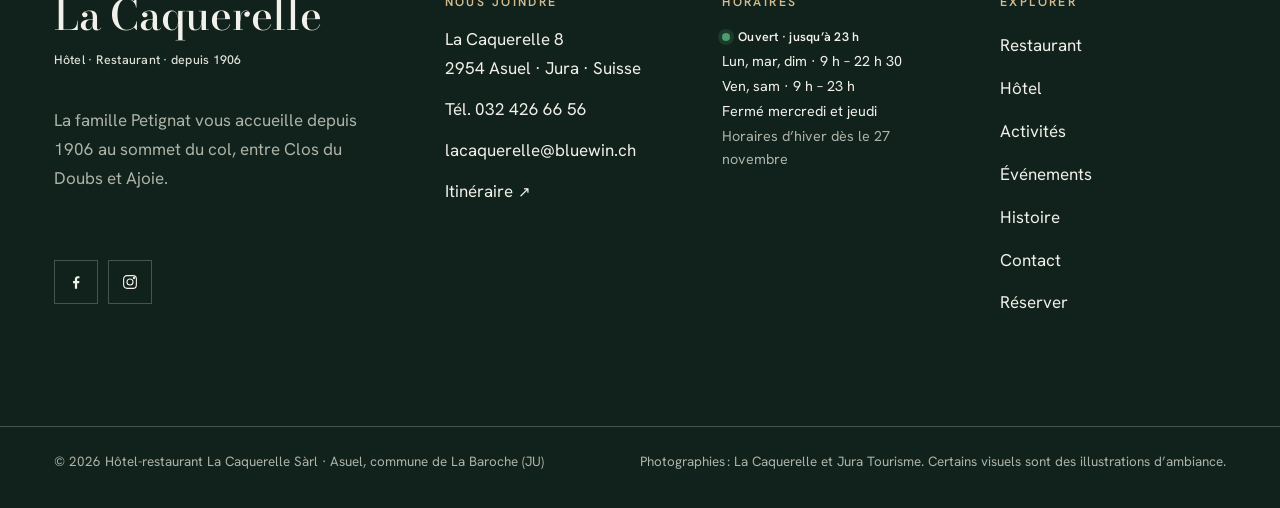
<file: contact.html>
<!doctype html>
<html lang="fr-CH">
<head><meta name="googlebot" content="noindex, nofollow">
<meta charset="utf-8">
<meta name="viewport" content="width=device-width, initial-scale=1, viewport-fit=cover">
<title>Contact, horaires et accès | Hôtel-Restaurant La Caquerelle, Asuel</title>
<meta name="description" content="Contactez l’Hôtel-Restaurant La Caquerelle : La Caquerelle 8, 2954 Asuel (JU), tél. 032 426 66 56, lacaquerelle@bluewin.ch. Horaires, jours de fermeture, plan d’accès et parking gratuit au col de La Caquerelle.">
<link rel="canonical" href="https://www.lacaquerelle.com/contact.html">
<meta name="robots" content="noindex, nofollow, noarchive, nosnippet, noimageindex">
<meta name="theme-color" content="#10221B">
<meta property="og:type" content="website">
<meta property="og:locale" content="fr_CH">
<meta property="og:site_name" content="La Caquerelle">
<meta property="og:title" content="Contact, horaires et accès | Hôtel-Restaurant La Caquerelle, Asuel">
<meta property="og:description" content="Contactez l’Hôtel-Restaurant La Caquerelle : La Caquerelle 8, 2954 Asuel (JU), tél. 032 426 66 56, lacaquerelle@bluewin.ch. Horaires, jours de fermeture, plan d’accès et parking gratuit au col de La Caquerelle.">
<meta property="og:url" content="https://www.lacaquerelle.com/contact.html">
<meta property="og:image" content="https://www.lacaquerelle.com/img/aerien-automne.webp">
<meta property="og:image:width" content="2400"><meta property="og:image:height" content="1600">
<meta name="twitter:card" content="summary_large_image">
<meta name="geo.region" content="CH-JU"><meta name="geo.placename" content="Asuel, La Caquerelle"><meta name="geo.position" content="47.379887;7.2109573"><meta name="ICBM" content="47.379887, 7.2109573">
<link rel="preconnect" href="https://fonts.googleapis.com"><link rel="preconnect" href="https://fonts.gstatic.com" crossorigin>
<link rel="stylesheet" href="https://fonts.googleapis.com/css2?family=Bodoni+Moda:opsz,wght@6..96,400..700&family=Hanken+Grotesk:wght@400;500;600&family=Pinyon+Script&display=swap">
<link rel="stylesheet" href="site.css?v=83eb4cdf84">
<link rel="preload" as="image" href="aerien-automne.webp" imagesrcset="aerien-automne-640.webp 640w, aerien-automne-1024.webp 1024w, aerien-automne-1600.webp 1600w, aerien-automne.webp 2400w" imagesizes="100vw" fetchpriority="high">
<script type="application/ld+json">{"@context":"https://schema.org","@graph":[{"@type":"WebSite","@id":"https://www.lacaquerelle.com/#site","url":"https://www.lacaquerelle.com/","name":"La Caquerelle","inLanguage":"fr-CH","publisher":{"@id":"https://www.lacaquerelle.com/#hotel"}},{"@type":"Hotel","@id":"https://www.lacaquerelle.com/#hotel","name":"Hôtel-Restaurant La Caquerelle","alternateName":["La Caquerelle","Hôtel de La Caquerelle","Auberge du Chevreuil"],"description":"Hôtel-restaurant familial au col de La Caquerelle (836 m), à Asuel dans le canton du Jura (Suisse), tenu par la famille Petignat depuis 1906 : 9 chambres, cuisine régionale et gibier en saison, salles de banquet et de séminaire.","url":"https://www.lacaquerelle.com/","telephone":"+41 32 426 66 56","email":"lacaquerelle@bluewin.ch","foundingDate":"1906","address":{"@type":"PostalAddress","streetAddress":"La Caquerelle 8","postalCode":"2954","addressLocality":"Asuel","addressRegion":"JU","addressCountry":"CH"},"geo":{"@type":"GeoCoordinates","latitude":47.379887,"longitude":7.2109573,"elevation":"836"},"hasMap":"https://www.google.com/maps/search/?api=1&query=47.379887%2C7.2109573","image":["https://www.lacaquerelle.com/img/facade-bleue.webp","https://www.lacaquerelle.com/img/aerien-automne.webp"],"numberOfRooms":9,"checkinTime":"15:00","checkoutTime":"11:00","amenityFeature":[{"@type":"LocationFeatureSpecification","name":"Wifi gratuit","value":true},{"@type":"LocationFeatureSpecification","name":"Parking gratuit","value":true},{"@type":"LocationFeatureSpecification","name":"Restaurant","value":true},{"@type":"LocationFeatureSpecification","name":"Terrasse","value":true},{"@type":"LocationFeatureSpecification","name":"Salles de conférence","value":true},{"@type":"LocationFeatureSpecification","name":"Places de jeux","value":true},{"@type":"LocationFeatureSpecification","name":"Douche et WC privatifs","value":true},{"@type":"LocationFeatureSpecification","name":"Télévision à écran plat","value":true}],"containsPlace":{"@id":"https://www.lacaquerelle.com/#restaurant"},"potentialAction":{"@type":"ReserveAction","target":"https://booking.juratroislacs.ch/TDS00020010000457519/tbooking/?lang=fr","name":"Réserver une chambre"},"sameAs":["https://www.facebook.com/La-Caquerelle-248301128553307/","https://www.instagram.com/restaurant_lacaquerelle/","https://www.j3l.ch/fr/P46344","https://www.myswitzerland.com/fr-ch/experiences/food-wine/restaurant/hotel-restaurant-de-la-caquerelle-1/"],"areaServed":"Jura, Suisse","brand":{"@type":"Brand","name":"La Caquerelle"}},{"@type":"Restaurant","@id":"https://www.lacaquerelle.com/#restaurant","name":"Restaurant La Caquerelle","url":"https://www.lacaquerelle.com/restaurant.html","telephone":"+41 32 426 66 56","address":{"@type":"PostalAddress","streetAddress":"La Caquerelle 8","postalCode":"2954","addressLocality":"Asuel","addressRegion":"JU","addressCountry":"CH"},"geo":{"@type":"GeoCoordinates","latitude":47.379887,"longitude":7.2109573,"elevation":"836"},"servesCuisine":["Cuisine régionale jurassienne","Cuisine suisse","Gibier","Végétarien"],"priceRange":"CHF 23–52","acceptsReservations":"https://www.mylocalina.ch/widget/?id=2bb7ca5d-07d8-4615-83be-13c94adc9818","hasMenu":"https://www.lacaquerelle.com/restaurant.html#carte","openingHoursSpecification":[{"@type":"OpeningHoursSpecification","dayOfWeek":["Monday","Tuesday","Sunday"],"opens":"09:00","closes":"22:30","validFrom":"2026-04-02","validThrough":"2026-11-26"},{"@type":"OpeningHoursSpecification","dayOfWeek":["Friday","Saturday"],"opens":"09:00","closes":"23:00","validFrom":"2026-04-02","validThrough":"2026-11-26"},{"@type":"OpeningHoursSpecification","dayOfWeek":["Monday","Tuesday"],"opens":"09:00","closes":"14:30","validFrom":"2026-11-27","validThrough":"2027-03-31"},{"@type":"OpeningHoursSpecification","dayOfWeek":["Monday","Tuesday"],"opens":"18:00","closes":"22:30","validFrom":"2026-11-27","validThrough":"2027-03-31"},{"@type":"OpeningHoursSpecification","dayOfWeek":["Friday","Saturday"],"opens":"09:00","closes":"23:00","validFrom":"2026-11-27","validThrough":"2027-03-31"},{"@type":"OpeningHoursSpecification","dayOfWeek":["Sunday"],"opens":"09:00","closes":"15:00","validFrom":"2026-11-27","validThrough":"2027-03-31"},{"@type":"OpeningHoursSpecification","dayOfWeek":["Sunday"],"opens":"18:00","closes":"22:30","validFrom":"2026-11-27","validThrough":"2027-03-31"},{"@type":"OpeningHoursSpecification","opens":"00:00","closes":"00:00","validFrom":"2026-12-24","validThrough":"2026-12-26"}],"image":"https://www.lacaquerelle.com/img/salle-soir.webp","description":"Cuisine authentique et généreuse de tradition familiale : gibier en automne, mets au fromage, truites du Jura et produits d'artisans d'Ajoie. 80 couverts, une salle de 25 places et une terrasse ombragée.","potentialAction":{"@type":"ReserveAction","target":"https://www.mylocalina.ch/widget/?id=2bb7ca5d-07d8-4615-83be-13c94adc9818","name":"Réserver une table"}},{"@type":"FAQPage","mainEntity":[{"@type":"Question","name":"Comment venir à La Caquerelle ?","acceptedAnswer":{"@type":"Answer","text":"En voiture, par la route du col entre Saint-Ursanne et le col des Rangiers : environ 10 minutes de Saint-Ursanne, 15 minutes de Porrentruy et de Delémont, 20 minutes de Saignelégier. Coordonnées GPS : 47.37989, 7.21096. Parking gratuit devant la maison."}},{"@type":"Question","name":"Quels sont les jours de fermeture ?","acceptedAnswer":{"@type":"Answer","text":"Le restaurant est fermé le mercredi et le jeudi, ainsi que les 24, 25 et 26 décembre 2026 et le 6 mai 2027."}},{"@type":"Question","name":"Comment joindre la maison ?","acceptedAnswer":{"@type":"Answer","text":"Par téléphone au 032 426 66 56 (+41 32 426 66 56) ou par e-mail à lacaquerelle@bluewin.ch."}}]},{"@type":"BreadcrumbList","itemListElement":[{"@type":"ListItem","position":1,"name":"Accueil","item":"https://www.lacaquerelle.com/"},{"@type":"ListItem","position":2,"name":"Contact","item":"https://www.lacaquerelle.com/contact.html"}]},{"@type":"ContactPage","url":"https://www.lacaquerelle.com/contact.html","name":"Contact La Caquerelle","about":{"@id":"https://www.lacaquerelle.com/#hotel"}}]}</script>
</head>
<body>
<a class="skip" href="#contenu">Aller au contenu</a>
<header class="site-header" data-header>
  <div class="site-header__inner">
    <a class="brand" href="./"><span class="brand__name">La Caquerelle</span><span class="brand__tag">Hôtel · Restaurant · depuis 1906</span></a>
    <nav class="nav" aria-label="Navigation principale"><ul><li><a href="restaurant.html">Restaurant</a></li><li><a href="hotel.html">Hôtel</a></li><li><a href="activites.html">Activités</a></li><li><a href="evenements.html">Événements</a></li><li><a href="historique.html">Histoire</a></li><li><a href="contact.html" aria-current="page">Contact</a></li></ul></nav>
    <div class="header-actions">
      <span class="open-pill" data-open-status>Horaires</span>
      <a class="btn btn--brass btn--sm" href="reserver.html">Réserver</a>
      <button class="burger" type="button" data-burger aria-expanded="false" aria-controls="menu" aria-label="Ouvrir le menu"><span></span></button>
    </div>
  </div>
</header>
<div class="menu-overlay" id="menu" role="dialog" aria-modal="true" aria-label="Menu du site" hidden>
  <div class="menu-overlay__top"><span class="brand"><span class="brand__name">La Caquerelle</span><span class="brand__tag">Hôtel · Restaurant · depuis 1906</span></span><button class="menu-close" type="button" data-close aria-label="Fermer le menu">×</button></div>
  <nav aria-label="Menu mobile"><ul><li><a href="./">Accueil</a></li><li><a href="restaurant.html">Restaurant</a></li><li><a href="hotel.html">Hôtel</a></li><li><a href="activites.html">Activités</a></li><li><a href="evenements.html">Événements</a></li><li><a href="historique.html">Histoire</a></li><li><a href="contact.html" aria-current="page">Contact</a></li><li><a href="reserver.html">Réserver</a></li></ul></nav>
  <p class="small">La Caquerelle 8 · 2954 Asuel · <span class="num">032 426 66 56</span></p>
</div>
<main id="contenu">

<section class="hero hero--page">
  <div class="hero__media"><img src="aerien-automne-1024.webp" srcset="aerien-automne-640.webp 640w, aerien-automne-1024.webp 1024w, aerien-automne-1600.webp 1600w, aerien-automne.webp 2400w" sizes="100vw" alt="Vue aérienne de La Caquerelle en automne, au bord des pâturages et des forêts dorées du Jura" width="2400" height="1600" fetchpriority="high" decoding="async"></div>
  <span class="hero__coords" aria-hidden="true">47°22′48″ N · 7°12′39″ E · 836 m</span>
  <div class="hero__content">
    <h1 class="display h1">Venir à La Caquerelle</h1>
    <p class="lead">Au sommet du col, entre Saint-Ursanne et le col des Rangiers. Nous vous attendons.</p>
    <p class="hero__meta"><span>Contact &amp; accès</span></p>
    <div class="btn-row"><a class="btn btn--brass ext" href="https://www.google.com/maps/search/?api=1&query=47.379887%2C7.2109573" target="_blank" rel="noopener">Itinéraire</a><a class="btn btn--light" href="#ecrire">Nous écrire <span class="arr" aria-hidden="true">→</span></a></div>
    
  </div>
</section>


<section class="section" aria-labelledby="co-t">
  <div class="container grid-3">
    <div class="stack-sm"><span class="eyebrow">Adresse</span><h2 class="h3" id="co-t">Hôtel-Restaurant La Caquerelle</h2><p class="muted" style="margin:0">La Caquerelle 8<br>2954 Asuel · Jura · Suisse</p><p class="small muted" style="margin:0">Commune de La Baroche</p></div>
    <div class="stack-sm"><span class="eyebrow">Téléphone</span><p class="copyline" style="margin:0"><code id="c-tel" class="num">032 426 66 56</code><button class="copy" type="button" data-copy="#c-tel">Copier</button></p><a class="small" href="tel:+41324266656">Appeler depuis un mobile</a></div>
    <div class="stack-sm"><span class="eyebrow">E-mail</span><p class="copyline" style="margin:0"><code id="c-mail">lacaquerelle@bluewin.ch</code><button class="copy" type="button" data-copy="#c-mail">Copier</button></p><div class="socials" style="margin-top:6px"><a href="https://www.facebook.com/La-Caquerelle-248301128553307/" target="_blank" rel="noopener" aria-label="Facebook" style="border-color:var(--line)"><svg viewBox="0 0 24 24" fill="currentColor" aria-hidden="true"><path d="M13.5 21v-7.5h2.6l.4-3h-3V8.6c0-.9.3-1.5 1.5-1.5h1.6V4.4c-.3 0-1.2-.1-2.3-.1-2.3 0-3.8 1.4-3.8 3.9v2.3H8v3h2.5V21h3z"/></svg></a><a href="https://www.instagram.com/restaurant_lacaquerelle/" target="_blank" rel="noopener" aria-label="Instagram" style="border-color:var(--line)"><svg viewBox="0 0 24 24" fill="none" stroke="currentColor" stroke-width="1.5" aria-hidden="true"><rect x="3.5" y="3.5" width="17" height="17" rx="4.5"/><circle cx="12" cy="12" r="4"/><circle cx="17.3" cy="6.7" r=".8" fill="currentColor"/></svg></a></div></div>
  </div>
</section>

<section class="section section--paper" aria-labelledby="ho-t">
  <div class="container">
    <div class="section-head"><span class="eyebrow">Horaires</span><h2 class="h2" id="ho-t">Quand nous trouver</h2><p><span class="open-pill" data-open-status>Horaires</span></p></div>
    <div class="grid-2"><div><h3 class="h3" style="font-size:1.4rem;margin-bottom:12px">Jusqu’au 26 novembre 2026</h3><table class="hours" data-season="été"><tbody><tr data-dow="1"><th scope="row">Lundi</th><td>9 h – 22 h 30</td></tr><tr data-dow="2"><th scope="row">Mardi</th><td>9 h – 22 h 30</td></tr><tr data-dow="3"><th scope="row">Mercredi</th><td class="closed">Fermé</td></tr><tr data-dow="4"><th scope="row">Jeudi</th><td class="closed">Fermé</td></tr><tr data-dow="5"><th scope="row">Vendredi</th><td>9 h – 23 h</td></tr><tr data-dow="6"><th scope="row">Samedi</th><td>9 h – 23 h</td></tr><tr data-dow="0"><th scope="row">Dimanche</th><td>9 h – 22 h 30</td></tr></tbody></table></div><div><h3 class="h3" style="font-size:1.4rem;margin-bottom:12px">Du 27 novembre 2026 au 31 mars 2027</h3><table class="hours" data-season="hiver"><tbody><tr data-dow="1"><th scope="row">Lundi</th><td>9 h – 14 h 30 · 18 h – 22 h 30</td></tr><tr data-dow="2"><th scope="row">Mardi</th><td>9 h – 14 h 30 · 18 h – 22 h 30</td></tr><tr data-dow="3"><th scope="row">Mercredi</th><td class="closed">Fermé</td></tr><tr data-dow="4"><th scope="row">Jeudi</th><td class="closed">Fermé</td></tr><tr data-dow="5"><th scope="row">Vendredi</th><td>9 h – 23 h</td></tr><tr data-dow="6"><th scope="row">Samedi</th><td>9 h – 23 h</td></tr><tr data-dow="0"><th scope="row">Dimanche</th><td>9 h – 15 h · 18 h – 22 h 30</td></tr></tbody></table></div></div><p class="small muted mt-s">Fermetures : 24, 25 et 26 décembre 2026 · 6 mai 2027. Horaires indiqués par la maison, susceptibles d’évoluer : en cas de doute, appelez-nous.</p>
  </div>
</section>

<section class="section" id="acces" aria-labelledby="ac-t">
  <div class="container split">
    <div class="split__media map-wrap"><svg viewBox="0 0 640 600" role="img" aria-labelledby="mt"><title id="mt">Carte de situation : La Caquerelle, Saint-Ursanne, Porrentruy, Delémont, Saignelégier</title><defs><pattern id="g" width="40" height="40" patternUnits="userSpaceOnUse"><path d="M40 0H0V40" fill="none" stroke="rgba(242,240,234,.06)"/></pattern></defs><rect width="640" height="600" fill="url(#g)"/><circle cx="482.0" cy="201.2" r="85.4" fill="none" stroke="rgba(212,188,143,.35)" stroke-dasharray="3 6"/><text x="546.4" y="136.8" fill="#D4BC8F" font-size="11" font-family="Hanken Grotesk, Arial" letter-spacing="1.5">5 KM</text><circle cx="482.0" cy="201.2" r="170.9" fill="none" stroke="rgba(212,188,143,.35)" stroke-dasharray="3 6"/><text x="606.8" y="76.4" fill="#D4BC8F" font-size="11" font-family="Hanken Grotesk, Arial" letter-spacing="1.5">10 KM</text><circle cx="482.0" cy="201.2" r="341.7" fill="none" stroke="rgba(212,188,143,.35)" stroke-dasharray="3 6"/><text x="727.6" y="-44.4" fill="#D4BC8F" font-size="11" font-family="Hanken Grotesk, Arial" letter-spacing="1.5">20 KM</text><line x1="482.0" y1="201.2" x2="410.0" y2="230.3" stroke="rgba(242,240,234,.14)"/><circle cx="410.0" cy="230.3" r="4" fill="#F2F0EA"/><text x="419.0" y="234.3" text-anchor="start" fill="#F2F0EA" font-size="14" font-family="Hanken Grotesk, Arial">Saint-Ursanne</text><line x1="482.0" y1="201.2" x2="307.6" y2="133.2" stroke="rgba(242,240,234,.14)"/><circle cx="307.6" cy="133.2" r="4" fill="#F2F0EA"/><text x="298.6" y="137.2" text-anchor="end" fill="#F2F0EA" font-size="14" font-family="Hanken Grotesk, Arial">Porrentruy</text><line x1="482.0" y1="201.2" x2="653.9" y2="229.7" stroke="rgba(242,240,234,.14)"/><circle cx="653.9" cy="229.7" r="4" fill="#F2F0EA"/><text x="662.9" y="233.7" text-anchor="start" fill="#F2F0EA" font-size="14" font-family="Hanken Grotesk, Arial">Delémont</text><line x1="482.0" y1="201.2" x2="419.7" y2="148.8" stroke="rgba(242,240,234,.14)"/><circle cx="419.7" cy="148.8" r="4" fill="#F2F0EA"/><text x="428.7" y="152.8" text-anchor="start" fill="#F2F0EA" font-size="14" font-family="Hanken Grotesk, Arial">Cornol</text><line x1="482.0" y1="201.2" x2="204.6" y2="436.8" stroke="rgba(242,240,234,.14)"/><circle cx="204.6" cy="436.8" r="4" fill="#F2F0EA"/><text x="195.6" y="440.8" text-anchor="end" fill="#F2F0EA" font-size="14" font-family="Hanken Grotesk, Arial">Saignelégier</text><line x1="482.0" y1="201.2" x2="422.4" y2="422.2" stroke="rgba(242,240,234,.14)"/><circle cx="422.4" cy="422.2" r="4" fill="#F2F0EA"/><text x="431.4" y="426.2" text-anchor="start" fill="#F2F0EA" font-size="14" font-family="Hanken Grotesk, Arial">Bellelay</text><line x1="482.0" y1="201.2" x2="205.7" y2="80.2" stroke="rgba(242,240,234,.14)"/><circle cx="205.7" cy="80.2" r="4" fill="#F2F0EA"/><text x="214.7" y="84.2" text-anchor="start" fill="#F2F0EA" font-size="14" font-family="Hanken Grotesk, Arial">Réclère</text><line x1="482.0" y1="201.2" x2="261.3" y2="146.7" stroke="rgba(242,240,234,.14)"/><circle cx="261.3" cy="146.7" r="4" fill="#F2F0EA"/><text x="252.3" y="150.7" text-anchor="end" fill="#F2F0EA" font-size="14" font-family="Hanken Grotesk, Arial">Courtedoux</text><line x1="482.0" y1="201.2" x2="88.7" y2="586.5" stroke="rgba(242,240,234,.14)"/><circle cx="88.7" cy="586.5" r="4" fill="#F2F0EA"/><text x="97.7" y="590.5" text-anchor="start" fill="#F2F0EA" font-size="14" font-family="Hanken Grotesk, Arial">Les Bois</text><line x1="482.0" y1="201.2" x2="273.4" y2="472.9" stroke="rgba(242,240,234,.14)"/><circle cx="273.4" cy="472.9" r="4" fill="#F2F0EA"/><text x="282.4" y="476.9" text-anchor="start" fill="#F2F0EA" font-size="14" font-family="Hanken Grotesk, Arial">Étang de la Gruère</text><line x1="482.0" y1="201.2" x2="506.0" y2="203.7" stroke="rgba(242,240,234,.14)"/><circle cx="506.0" cy="203.7" r="4" fill="#F2F0EA"/><text x="515.0" y="207.7" text-anchor="start" fill="#F2F0EA" font-size="14" font-family="Hanken Grotesk, Arial">Col des Rangiers</text><line x1="482.0" y1="201.2" x2="343.6" y2="275.3" stroke="rgba(242,240,234,.14)"/><circle cx="343.6" cy="275.3" r="4" fill="#F2F0EA"/><text x="334.6" y="279.3" text-anchor="end" fill="#F2F0EA" font-size="14" font-family="Hanken Grotesk, Arial">Tariche</text><circle cx="482.0" cy="201.2" r="16" fill="none" stroke="#D4BC8F"/><circle cx="482.0" cy="201.2" r="7" fill="#B42A20"/><text x="504.0" y="187.2" fill="#D4BC8F" font-size="22" font-family="Bodoni Moda, Georgia, serif">La Caquerelle</text><text x="504.0" y="205.2" fill="#A3A89D" font-size="11" letter-spacing="1.5" font-family="Hanken Grotesk, Arial">836 M · COL DU JURA</text><text x="620" y="582" text-anchor="end" fill="#A3A89D" font-size="11" letter-spacing="1.5" font-family="Hanken Grotesk, Arial">N ↑ · DISTANCES À VOL D’OISEAU</text></svg></div>
    <div class="split__text stack">
      <span class="eyebrow">Accès</span>
      <h2 class="h2" id="ac-t">Au sommet du col</h2>
      <ul class="prog"><li><b>10 min</b><span>Saint-Ursanne</span></li><li><b>15 min</b><span>Porrentruy</span></li><li><b>15 min</b><span>Delémont</span></li><li><b>20 min</b><span>Saignelégier</span></li></ul>
      <dl class="kv"><dt>GPS</dt><dd class="num">47.37989, 7.21096</dd><dt>Altitude</dt><dd>836 m</dd><dt>Parking</dt><dd>Gratuit, devant la maison</dd></dl>
      <div class="btn-row"><a class="btn btn--solid ext" href="https://www.google.com/maps/search/?api=1&query=47.379887%2C7.2109573" target="_blank" rel="noopener">Ouvrir dans Google Maps</a><a class="link ext" href="https://map.geo.admin.ch/?swisssearch=La%20Caquerelle%208%2C%202954%20Asuel" target="_blank" rel="noopener">Carte nationale suisse</a></div>
    </div>
  </div>
</section>

<section class="section section--dark on-dark" id="ecrire" aria-labelledby="ec-t">
  <div class="container grid-2" style="align-items:start">
    <div class="stack"><span class="eyebrow">Contactez-nous</span><h2 class="h2" id="ec-t">Un mot, une question</h2><p class="lead">Nous vous répondons dans les meilleurs délais. Pour une réservation de dernière minute, préférez le téléphone.</p></div>
    <div class="panel panel--dark">
      <form class="form-grid" data-compose data-subject="Message depuis le site · La Caquerelle">
        <div class="field"><label for="c-nom">Nom *</label><input id="c-nom" name="nom" autocomplete="family-name" required></div>
        <div class="field"><label for="c-pre">Prénom</label><input id="c-pre" name="prenom" autocomplete="given-name"></div>
        <div class="field"><label for="c-em">E-mail *</label><input id="c-em" name="email" type="email" autocomplete="email" required></div>
        <div class="field"><label for="c-te">N° de téléphone</label><input id="c-te" name="telephone" type="tel" autocomplete="tel"></div>
        <div class="field full"><label for="c-ms">Message *</label><textarea id="c-ms" name="message" required></textarea></div>
        <p class="req-note full">Les champs marqués d’un astérisque (*) sont obligatoires.</p><div class="full btn-row"><button class="btn btn--brass" type="submit">Préparer mon message <span class="arr" aria-hidden="true">→</span></button></div>
      </form>
      <div class="compose-out" data-compose-out hidden style="color:var(--ink)">
        <p style="margin:0"><strong>Votre message est prêt.</strong> Envoyez-le depuis votre messagerie, ou copiez-le vers <span class="num">lacaquerelle@bluewin.ch</span>.</p>
        <pre id="c-out"></pre>
        <div class="btn-row"><a class="btn btn--solid" data-mailto href="#">Ouvrir ma messagerie</a><button class="copy" type="button" data-copy="#c-out">Copier le texte</button></div>
      </div>
    </div>
  </div>
</section>

<section class="section" aria-labelledby="cfaq"><div class="container container--narrow"><div class="section-head"><span class="eyebrow">Pratique</span><h2 class="h2" id="cfaq">Questions fréquentes</h2></div><div class="faq"><details><summary>Comment venir à La Caquerelle ?</summary><div class="a"><p>En voiture, par la route du col entre Saint-Ursanne et le col des Rangiers : environ 10 minutes de Saint-Ursanne, 15 minutes de Porrentruy et de Delémont, 20 minutes de Saignelégier. Coordonnées GPS : 47.37989, 7.21096. Parking gratuit devant la maison.</p></div></details><details><summary>Quels sont les jours de fermeture ?</summary><div class="a"><p>Le restaurant est fermé le mercredi et le jeudi, ainsi que les 24, 25 et 26 décembre 2026 et le 6 mai 2027.</p></div></details><details><summary>Comment joindre la maison ?</summary><div class="a"><p>Par téléphone au 032 426 66 56 (+41 32 426 66 56) ou par e-mail à lacaquerelle@bluewin.ch.</p></div></details></div></div></section>

</main>
<footer class="site-footer on-dark">
  <div class="frise" aria-hidden="true"></div>
  <div class="container footer-grid">
    <div class="footer-brand stack-sm">
      <span class="brand"><span class="brand__name">La Caquerelle</span><span class="brand__tag">Hôtel · Restaurant · depuis 1906</span></span>
      <p class="muted mt-s">La famille Petignat vous accueille depuis 1906 au sommet du col, entre Clos du Doubs et Ajoie.</p>
      <div class="socials"><a href="https://www.facebook.com/La-Caquerelle-248301128553307/" target="_blank" rel="noopener" aria-label="Facebook"><svg viewBox="0 0 24 24" fill="currentColor" aria-hidden="true"><path d="M13.5 21v-7.5h2.6l.4-3h-3V8.6c0-.9.3-1.5 1.5-1.5h1.6V4.4c-.3 0-1.2-.1-2.3-.1-2.3 0-3.8 1.4-3.8 3.9v2.3H8v3h2.5V21h3z"/></svg></a><a href="https://www.instagram.com/restaurant_lacaquerelle/" target="_blank" rel="noopener" aria-label="Instagram"><svg viewBox="0 0 24 24" fill="none" stroke="currentColor" stroke-width="1.5" aria-hidden="true"><rect x="3.5" y="3.5" width="17" height="17" rx="4.5"/><circle cx="12" cy="12" r="4"/><circle cx="17.3" cy="6.7" r=".8" fill="currentColor"/></svg></a></div>
    </div>
    <div>
      <h2>Nous joindre</h2>
      <address style="font-style:normal" class="stack-sm">
        <span>La Caquerelle 8<br>2954 Asuel · Jura · Suisse</span>
        <span class="num">Tél. 032 426 66 56</span>
        <span>lacaquerelle@bluewin.ch</span>
        <a class="ext" href="https://www.google.com/maps/search/?api=1&query=47.379887%2C7.2109573" target="_blank" rel="noopener">Itinéraire</a>
      </address>
    </div>
    <div>
      <h2>Horaires</h2>
      <ul class="small">
        <li><span class="open-pill" data-open-status>Horaires</span></li>
        <li>Lun, mar, dim · 9 h – 22 h 30</li>
        <li>Ven, sam · 9 h – 23 h</li>
        <li>Fermé mercredi et jeudi</li>
        <li class="muted">Horaires d’hiver dès le 27 novembre</li>
      </ul>
    </div>
    <div>
      <h2>Explorer</h2>
      <ul><li><a href="restaurant.html">Restaurant</a></li><li><a href="hotel.html">Hôtel</a></li><li><a href="activites.html">Activités</a></li><li><a href="evenements.html">Événements</a></li><li><a href="historique.html">Histoire</a></li><li><a href="contact.html">Contact</a></li><li><a href="reserver.html">Réserver</a></li></ul>
    </div>
  </div>
  <div class="container footer-bottom">
    <p>© 2026 Hôtel-restaurant La Caquerelle Sàrl · Asuel, commune de La Baroche (JU)</p>
    <p>Photographies : La Caquerelle et Jura Tourisme. Certains visuels sont des illustrations d’ambiance.</p>
  </div>
</footer>
<nav class="tabbar" aria-label="Navigation rapide">
  <a class="tabbar__i" href="./"><span class="tabbar__ic"><svg viewBox="0 0 24 24" fill="none" stroke="currentColor" stroke-width="1.6" stroke-linecap="round" stroke-linejoin="round" aria-hidden="true"><path d="M3.5 11.2 12 4l8.5 7.2"/><path d="M5.5 9.6V20h13V9.6"/><path d="M10 20v-5.2h4V20"/></svg></span><span class="tabbar__l">Accueil</span></a><a class="tabbar__i" href="restaurant.html"><span class="tabbar__ic"><svg viewBox="0 0 24 24" fill="none" stroke="currentColor" stroke-width="1.6" stroke-linecap="round" stroke-linejoin="round" aria-hidden="true"><path d="M3 17.5h18"/><path d="M5 17.5a7 7 0 0 1 14 0"/><path d="M12 10.5V8.6"/><circle cx="12" cy="7.4" r="1.1"/><path d="M6.5 20.5h11"/></svg></span><span class="tabbar__l">Restaurant</span></a><button class="tabbar__i tabbar__i--cta" type="button" data-sheet-open="sheet-book" aria-haspopup="dialog" aria-controls="sheet-book" aria-expanded="false"><span class="tabbar__ic"><svg viewBox="0 0 24 24" fill="none" stroke="currentColor" stroke-width="1.6" stroke-linecap="round" stroke-linejoin="round" aria-hidden="true"><rect x="3.5" y="5" width="17" height="15.5" rx="3"/><path d="M3.5 9.8h17M8 3v3.6M16 3v3.6"/><path d="m9.2 15 2 2 3.8-3.9"/></svg></span><span class="tabbar__l">Réserver</span></button><a class="tabbar__i" href="hotel.html"><span class="tabbar__ic"><svg viewBox="0 0 24 24" fill="none" stroke="currentColor" stroke-width="1.6" stroke-linecap="round" stroke-linejoin="round" aria-hidden="true"><path d="M3 18.5V6.5M3 14h18v4.5M21 14v-2.2a3 3 0 0 0-3-3h-7.2V14"/><circle cx="7" cy="11" r="1.9"/></svg></span><span class="tabbar__l">Hôtel</span></a><button class="tabbar__i is-active" type="button" data-sheet-open="sheet-plus" aria-haspopup="dialog" aria-controls="sheet-plus" aria-expanded="false"><span class="tabbar__ic"><svg viewBox="0 0 24 24" fill="none" stroke="currentColor" stroke-width="1.6" stroke-linecap="round" stroke-linejoin="round" aria-hidden="true"><rect x="4" y="4" width="6.6" height="6.6" rx="1.8"/><rect x="13.4" y="4" width="6.6" height="6.6" rx="1.8"/><rect x="4" y="13.4" width="6.6" height="6.6" rx="1.8"/><rect x="13.4" y="13.4" width="6.6" height="6.6" rx="1.8"/></svg></span><span class="tabbar__l">Plus</span></button>
</nav>
<dialog class="sheet" id="sheet-book" aria-labelledby="sb-title">
  <div class="sheet__head" data-sheet-drag><span class="sheet__grab" aria-hidden="true"></span><h2 class="sheet__t" id="sb-title">Réserver</h2><button class="sheet__x" type="button" data-sheet-close aria-label="Fermer"><svg viewBox="0 0 24 24" fill="none" stroke="currentColor" stroke-width="1.6" stroke-linecap="round" stroke-linejoin="round" aria-hidden="true"><path d="M6 6l12 12M18 6 6 18"/></svg></button></div>
  <div class="sheet__body">
    <div data-tabs>
      <div class="tabs" role="tablist" aria-label="Type de réservation">
        <button class="tab" role="tab" id="sb-t-ch" aria-selected="true" aria-controls="sb-p-ch" type="button">Chambre</button>
        <button class="tab" role="tab" id="sb-t-ta" aria-selected="false" aria-controls="sb-p-ta" tabindex="-1" type="button">Table</button>
        <button class="tab" role="tab" id="sb-t-ev" aria-selected="false" aria-controls="sb-p-ev" tabindex="-1" type="button">Événement</button>
      </div>
      <div class="tabpanel" role="tabpanel" id="sb-p-ch" aria-labelledby="sb-t-ch"><form class="bk" data-room onsubmit="return false">
  <div class="bk-grid bk-grid--3">
    <div class="field"><label for="ar-sb">Arrivée</label><input id="ar-sb" type="date" name="arrivee" required></div>
    <div class="field"><label for="de-sb">Départ</label><input id="de-sb" type="date" name="depart" required></div>
    <div class="field"><label for="pe-sb">Voyageurs</label><select id="pe-sb" name="personnes"><option value="1">1 personne</option><option value="2" selected>2 personnes</option><option value="3">3 personnes</option><option value="4">4 personnes</option><option value="5">5 personnes</option><option value="6">6 personnes</option></select></div>
    
    <a class="btn btn--brass ext" href="https://booking.juratroislacs.ch/TDS00020010000457519/tbooking/?lang=fr" target="_blank" rel="noopener">Voir les disponibilités</a>
  </div>
  <p class="bk-recap" data-recap aria-live="polite"></p>
  <p class="small muted" style="margin:0">Vos dates et le nombre de personnes sont transmis au moteur officiel Jura &amp; Trois-Lacs : il affiche aussitôt les chambres libres et le prix du séjour, que vous confirmez en toute sécurité.</p>
</form></div>
      <div class="tabpanel" role="tabpanel" id="sb-p-ta" aria-labelledby="sb-t-ta" hidden><form class="bk" data-table onsubmit="return false">
  <div class="bk-grid bk-grid--3">
    <div class="field"><label for="td-sb">Date</label><input id="td-sb" type="date" name="date" required></div>
    <div class="field"><label for="th-sb">Heure</label><select id="th-sb" name="heure"></select></div>
    <div class="field"><label for="tc-sb">Couverts</label><select id="tc-sb" name="couverts"><option value="1">1 couvert</option><option value="2" selected>2 couverts</option><option value="3">3 couverts</option><option value="4">4 couverts</option><option value="5">5 couverts</option><option value="6">6 couverts</option><option value="7">7 couverts</option><option value="8">8 couverts</option><option value="9">9 couverts</option><option value="10">10 couverts</option><option value="11">11 couverts</option><option value="12">12 couverts</option><option value="15">15 couverts</option><option value="20">20 couverts</option><option value="25">25 couverts</option><option value="30">30 couverts</option></select></div>
    <a class="btn btn--brass ext" href="https://www.mylocalina.ch/widget/?id=2bb7ca5d-07d8-4615-83be-13c94adc9818" target="_blank" rel="noopener">Réserver la table</a>
  </div>
  <p class="bk-recap" data-recap aria-live="polite"></p>
  <p class="small muted" style="margin:0">Confirmation immédiate sur notre système de réservation en ligne, ou par téléphone au <span class="num">032 426 66 56</span>.</p>
</form></div>
      <div class="tabpanel" role="tabpanel" id="sb-p-ev" aria-labelledby="sb-t-ev" hidden><div class="stack-sm"><p style="margin:0">Mariage, anniversaire, séminaire ou sortie de groupe : 80 couverts, une salle de 25 places et deux salles de conférence équipées.</p><a class="btn btn--brass" href="evenements.html#demande">Préparer ma demande</a><a class="btn" href="restaurant.html#groupes">Menus de groupe</a></div></div>
    </div>
    <a class="sheet__call" href="tel:+41324266656"><svg viewBox="0 0 24 24" fill="none" stroke="currentColor" stroke-width="1.6" stroke-linecap="round" stroke-linejoin="round" aria-hidden="true"><path d="M6.6 3.5h2.7l1.4 4-2.1 1.3a11 11 0 0 0 6.6 6.6l1.3-2.1 4 1.4v2.7a1.9 1.9 0 0 1-2 1.9A16.3 16.3 0 0 1 4.6 5.5a1.9 1.9 0 0 1 2-2z"/></svg><span>Une question ? <b class="num">032 426 66 56</b></span></a>
  </div>
</dialog>
<dialog class="sheet" id="sheet-plus" aria-labelledby="sp-title">
  <div class="sheet__head" data-sheet-drag><span class="sheet__grab" aria-hidden="true"></span><h2 class="sheet__t" id="sp-title">La maison</h2><button class="sheet__x" type="button" data-sheet-close aria-label="Fermer"><svg viewBox="0 0 24 24" fill="none" stroke="currentColor" stroke-width="1.6" stroke-linecap="round" stroke-linejoin="round" aria-hidden="true"><path d="M6 6l12 12M18 6 6 18"/></svg></button></div>
  <div class="sheet__body">
    <p class="sheet__status"><span class="open-pill" data-open-status>Horaires</span></p>
    <ul class="app-grid"><li><a class="app-tile" href="activites.html"><svg viewBox="0 0 24 24" fill="none" stroke="currentColor" stroke-width="1.6" stroke-linecap="round" stroke-linejoin="round" aria-hidden="true"><circle cx="12" cy="12" r="8.2"/><circle cx="12" cy="12" r="4.3"/><circle cx="12" cy="12" r=".9" fill="currentColor"/></svg><span>Activités</span></a></li><li><a class="app-tile" href="evenements.html"><svg viewBox="0 0 24 24" fill="none" stroke="currentColor" stroke-width="1.6" stroke-linecap="round" stroke-linejoin="round" aria-hidden="true"><path d="M8 3.5h8l-.6 5.4a3.4 3.4 0 0 1-6.8 0z"/><path d="M12 12.3v7.7M8.6 20.5h6.8"/></svg><span>Événements</span></a></li><li><a class="app-tile" href="historique.html"><svg viewBox="0 0 24 24" fill="none" stroke="currentColor" stroke-width="1.6" stroke-linecap="round" stroke-linejoin="round" aria-hidden="true"><path d="M12 6.6C10 5.1 7 4.6 4 5.1v13.2c3-.5 6 0 8 1.5 2-1.5 5-2 8-1.5V5.1c-3-.5-6 0-8 1.5z"/><path d="M12 6.6v13.2"/></svg><span>Histoire</span></a></li><li><a class="app-tile" href="contact.html" aria-current="page"><svg viewBox="0 0 24 24" fill="none" stroke="currentColor" stroke-width="1.6" stroke-linecap="round" stroke-linejoin="round" aria-hidden="true"><path d="M12 21s-6.6-5.7-6.6-11.1a6.6 6.6 0 0 1 13.2 0C18.6 15.3 12 21 12 21z"/><circle cx="12" cy="9.9" r="2.3"/></svg><span>Contact</span></a></li><li><a class="app-tile" href="restaurant.html#carte"><svg viewBox="0 0 24 24" fill="none" stroke="currentColor" stroke-width="1.6" stroke-linecap="round" stroke-linejoin="round" aria-hidden="true"><rect x="5" y="3.5" width="14" height="17" rx="2.2"/><path d="M8.5 8h7M8.5 11.5h7M8.5 15h4.5"/></svg><span>La carte</span></a></li><li><a class="app-tile" href="contact.html#acces"><svg viewBox="0 0 24 24" fill="none" stroke="currentColor" stroke-width="1.6" stroke-linecap="round" stroke-linejoin="round" aria-hidden="true"><path d="m4 11 16-7-7 16-2.1-6.9z"/></svg><span>Accès</span></a></li></ul>
    <div class="quick">
      <a class="quick__i" href="tel:+41324266656"><svg viewBox="0 0 24 24" fill="none" stroke="currentColor" stroke-width="1.6" stroke-linecap="round" stroke-linejoin="round" aria-hidden="true"><path d="M6.6 3.5h2.7l1.4 4-2.1 1.3a11 11 0 0 0 6.6 6.6l1.3-2.1 4 1.4v2.7a1.9 1.9 0 0 1-2 1.9A16.3 16.3 0 0 1 4.6 5.5a1.9 1.9 0 0 1 2-2z"/></svg><span>Appeler</span></a>
      <a class="quick__i" href="https://www.google.com/maps/search/?api=1&query=47.379887%2C7.2109573" target="_blank" rel="noopener"><svg viewBox="0 0 24 24" fill="none" stroke="currentColor" stroke-width="1.6" stroke-linecap="round" stroke-linejoin="round" aria-hidden="true"><path d="m4 11 16-7-7 16-2.1-6.9z"/></svg><span>Itinéraire</span></a>
      <a class="quick__i" href="mailto:lacaquerelle@bluewin.ch"><svg viewBox="0 0 24 24" fill="none" stroke="currentColor" stroke-width="1.6" stroke-linecap="round" stroke-linejoin="round" aria-hidden="true"><rect x="3.5" y="5.5" width="17" height="13" rx="2.4"/><path d="m4.2 7.2 7.8 5.9 7.8-5.9"/></svg><span>E-mail</span></a>
    </div>
    <p class="sheet__foot">La Caquerelle 8 · 2954 Asuel · Jura suisse<br>Fermé le mercredi et le jeudi</p>
  </div>
</dialog>
<script src="site.js?v=5916410e0d" defer></script>
</body>
</html>
</file>
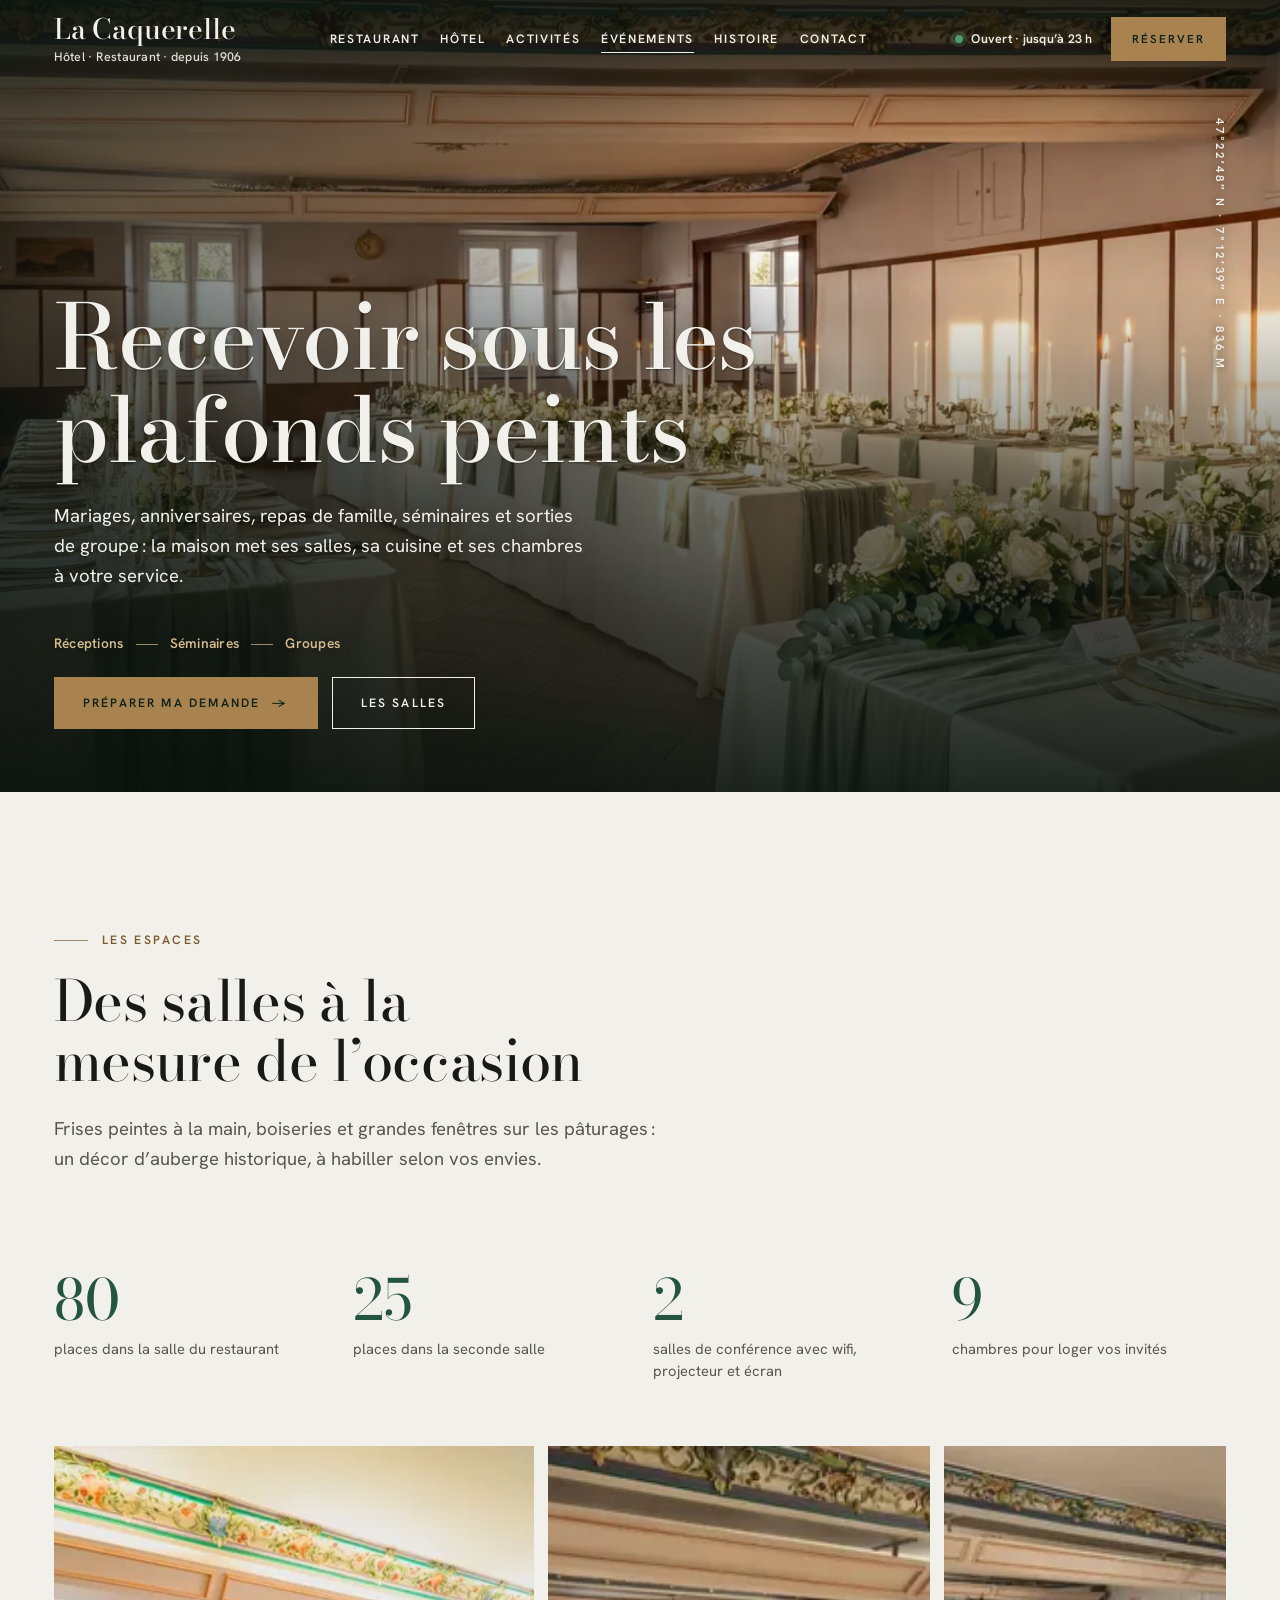
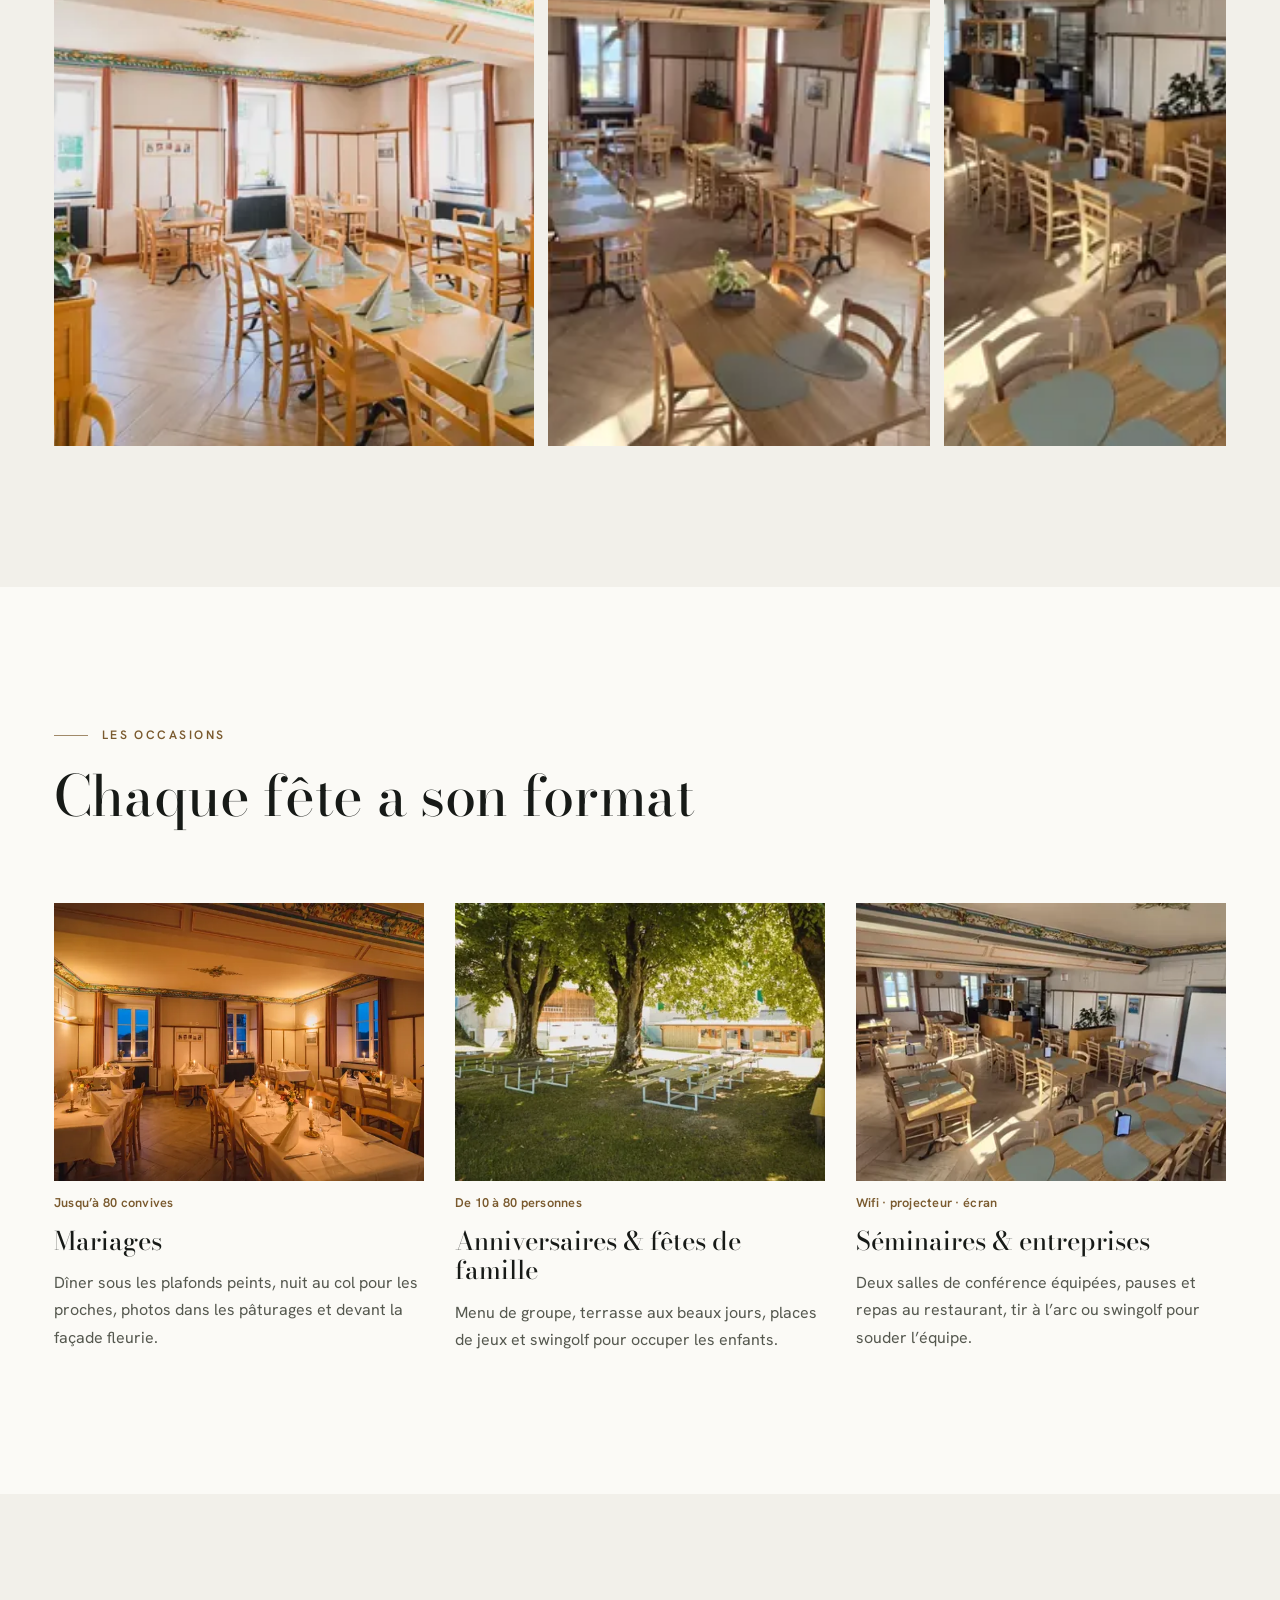
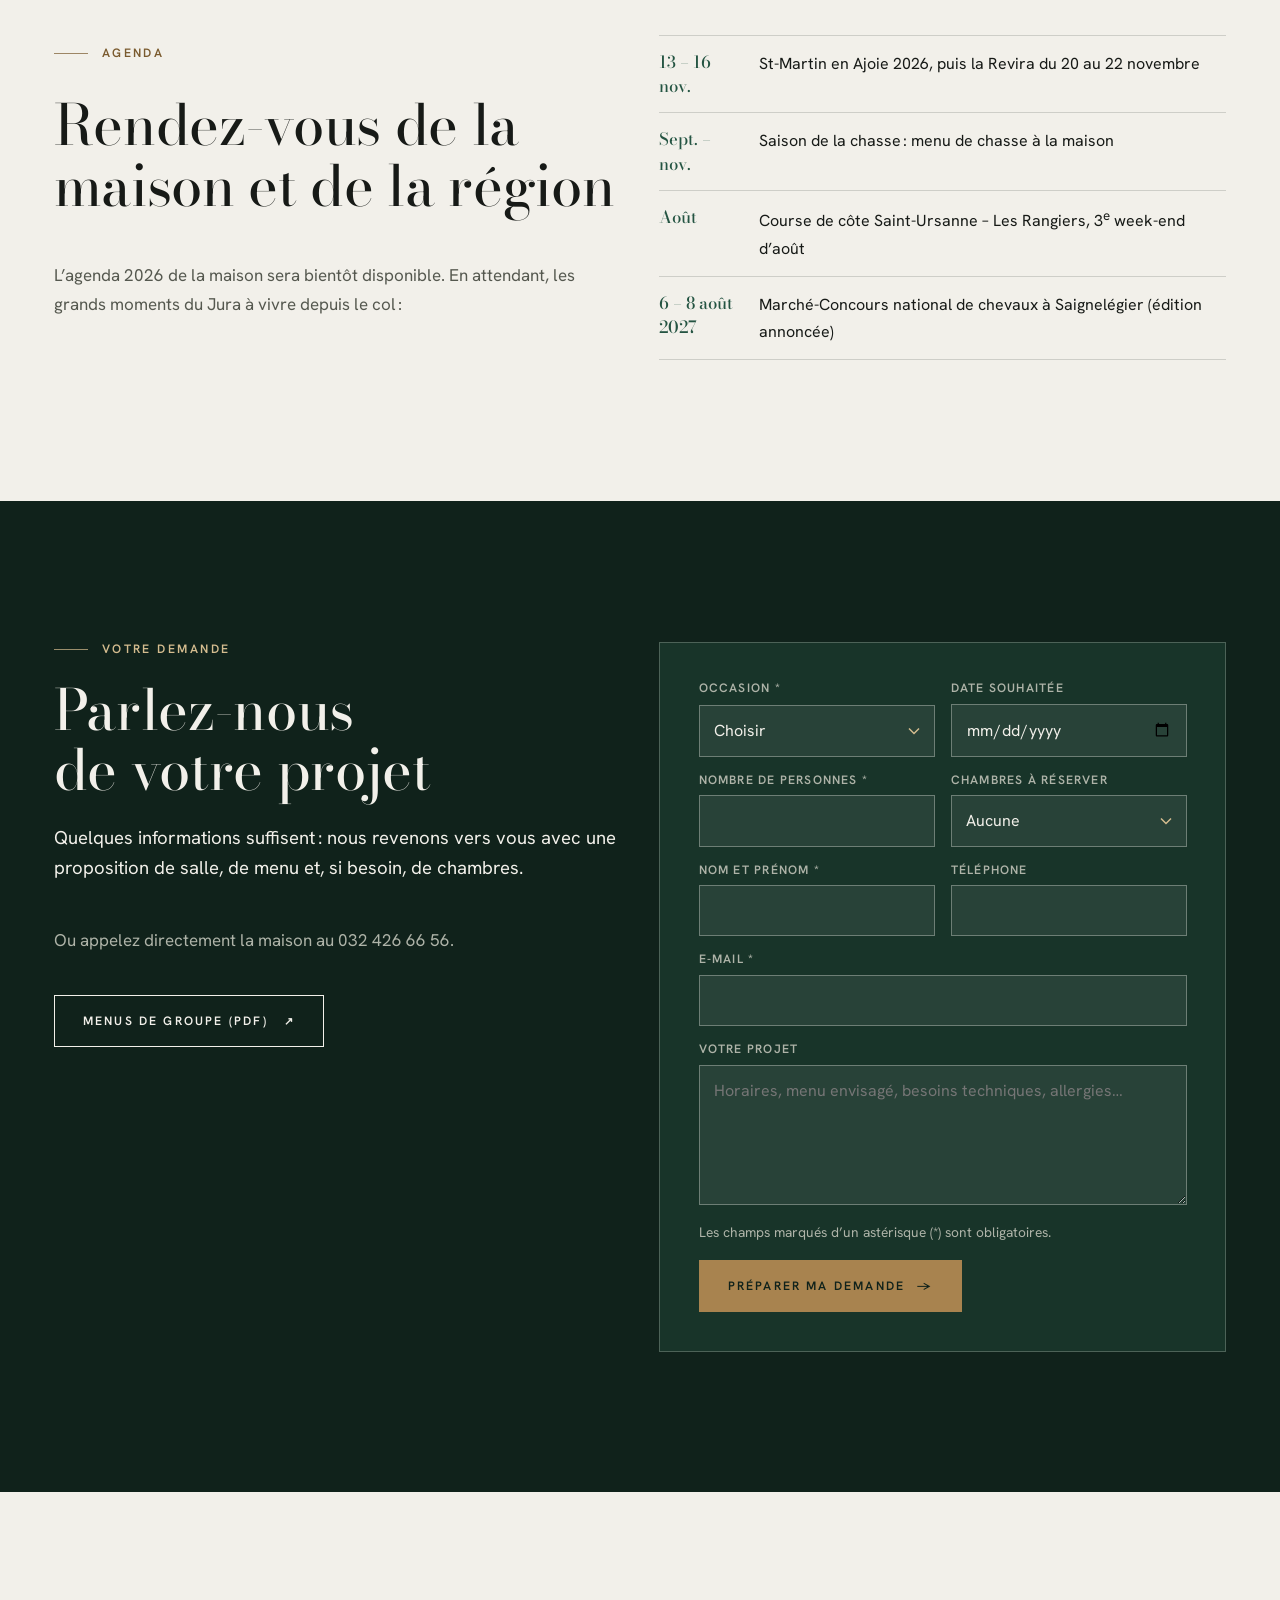
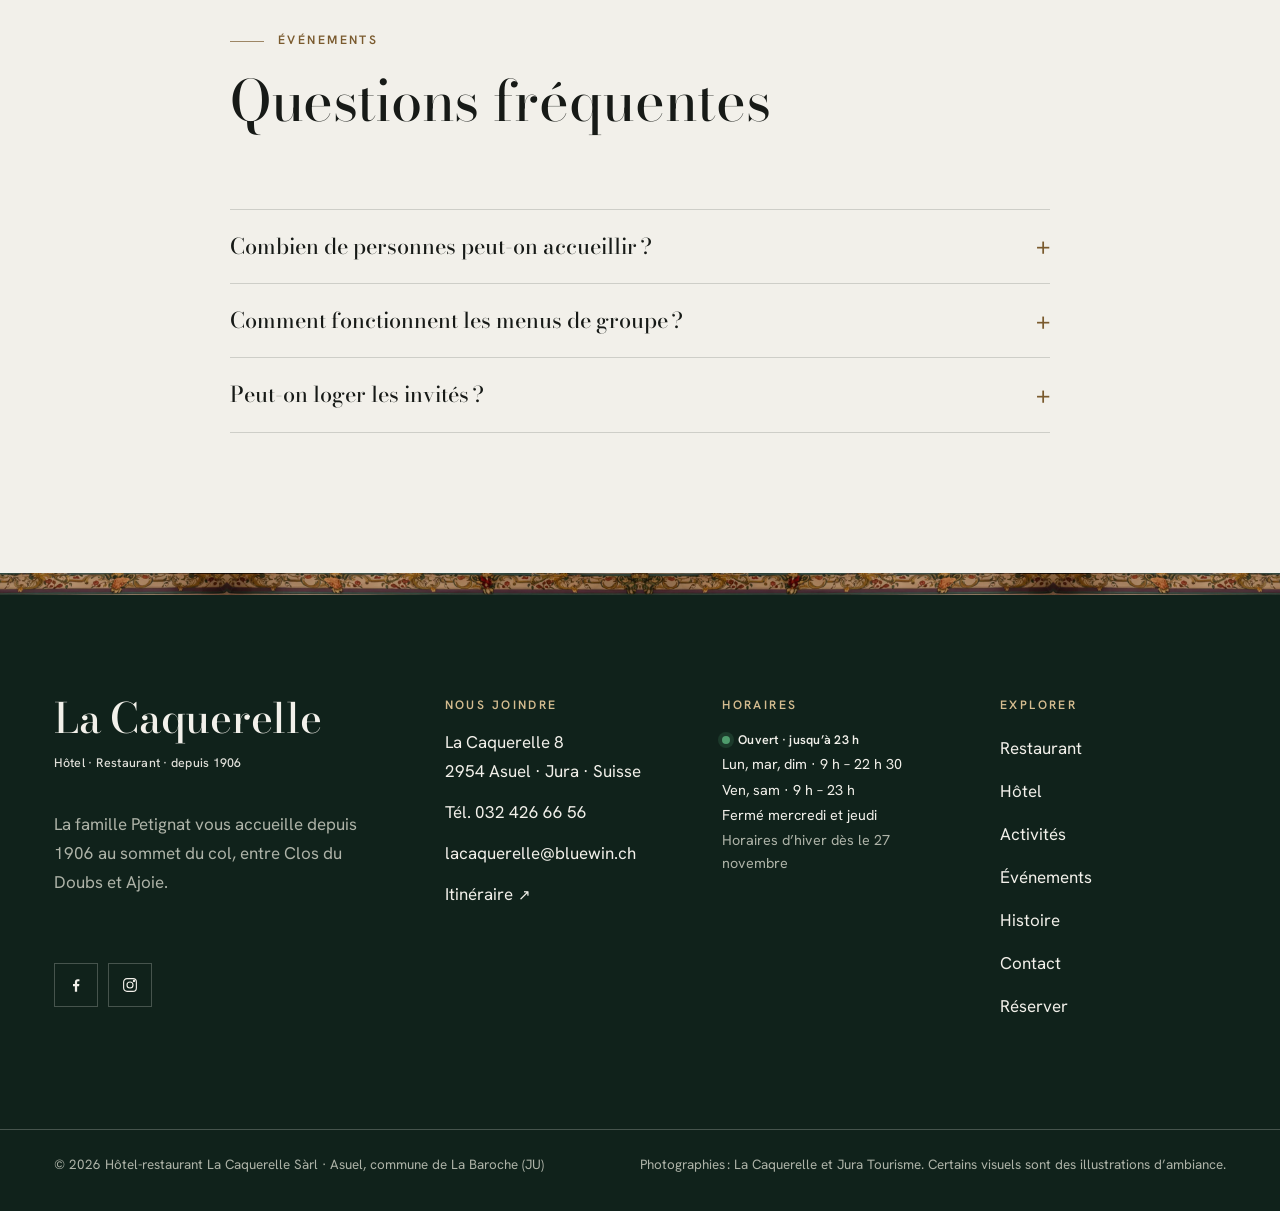
<file: evenements.html>
<!doctype html>
<html lang="fr-CH">
<head><meta name="googlebot" content="noindex, nofollow">
<meta charset="utf-8">
<meta name="viewport" content="width=device-width, initial-scale=1, viewport-fit=cover">
<title>Mariages, banquets et séminaires dans le Jura | La Caquerelle</title>
<meta name="description" content="Organisez mariage, anniversaire, repas d’entreprise ou séminaire à La Caquerelle (JU) : salle de 80 places, salle de 25 places, 2 salles de conférence équipées, menus de groupe dès 10 personnes et 9 chambres.">
<link rel="canonical" href="https://www.lacaquerelle.com/evenements.html">
<meta name="robots" content="noindex, nofollow, noarchive, nosnippet, noimageindex">
<meta name="theme-color" content="#10221B">
<meta property="og:type" content="website">
<meta property="og:locale" content="fr_CH">
<meta property="og:site_name" content="La Caquerelle">
<meta property="og:title" content="Mariages, banquets et séminaires dans le Jura | La Caquerelle">
<meta property="og:description" content="Organisez mariage, anniversaire, repas d’entreprise ou séminaire à La Caquerelle (JU) : salle de 80 places, salle de 25 places, 2 salles de conférence équipées, menus de groupe dès 10 personnes et 9 chambres.">
<meta property="og:url" content="https://www.lacaquerelle.com/evenements.html">
<meta property="og:image" content="https://www.lacaquerelle.com/img/banquet.webp">
<meta property="og:image:width" content="2400"><meta property="og:image:height" content="1015">
<meta name="twitter:card" content="summary_large_image">
<meta name="geo.region" content="CH-JU"><meta name="geo.placename" content="Asuel, La Caquerelle"><meta name="geo.position" content="47.379887;7.2109573"><meta name="ICBM" content="47.379887, 7.2109573">
<link rel="preconnect" href="https://fonts.googleapis.com"><link rel="preconnect" href="https://fonts.gstatic.com" crossorigin>
<link rel="stylesheet" href="https://fonts.googleapis.com/css2?family=Bodoni+Moda:opsz,wght@6..96,400..700&family=Hanken+Grotesk:wght@400;500;600&family=Pinyon+Script&display=swap">
<link rel="stylesheet" href="site.css?v=83eb4cdf84">
<link rel="preload" as="image" href="banquet.webp" imagesrcset="banquet-640.webp 640w, banquet-1024.webp 1024w, banquet-1600.webp 1600w, banquet.webp 2400w" imagesizes="100vw" fetchpriority="high">
<script type="application/ld+json">{"@context":"https://schema.org","@graph":[{"@type":"WebSite","@id":"https://www.lacaquerelle.com/#site","url":"https://www.lacaquerelle.com/","name":"La Caquerelle","inLanguage":"fr-CH","publisher":{"@id":"https://www.lacaquerelle.com/#hotel"}},{"@type":"Hotel","@id":"https://www.lacaquerelle.com/#hotel","name":"Hôtel-Restaurant La Caquerelle","alternateName":["La Caquerelle","Hôtel de La Caquerelle","Auberge du Chevreuil"],"description":"Hôtel-restaurant familial au col de La Caquerelle (836 m), à Asuel dans le canton du Jura (Suisse), tenu par la famille Petignat depuis 1906 : 9 chambres, cuisine régionale et gibier en saison, salles de banquet et de séminaire.","url":"https://www.lacaquerelle.com/","telephone":"+41 32 426 66 56","email":"lacaquerelle@bluewin.ch","foundingDate":"1906","address":{"@type":"PostalAddress","streetAddress":"La Caquerelle 8","postalCode":"2954","addressLocality":"Asuel","addressRegion":"JU","addressCountry":"CH"},"geo":{"@type":"GeoCoordinates","latitude":47.379887,"longitude":7.2109573,"elevation":"836"},"hasMap":"https://www.google.com/maps/search/?api=1&query=47.379887%2C7.2109573","image":["https://www.lacaquerelle.com/img/facade-bleue.webp","https://www.lacaquerelle.com/img/aerien-automne.webp"],"numberOfRooms":9,"checkinTime":"15:00","checkoutTime":"11:00","amenityFeature":[{"@type":"LocationFeatureSpecification","name":"Wifi gratuit","value":true},{"@type":"LocationFeatureSpecification","name":"Parking gratuit","value":true},{"@type":"LocationFeatureSpecification","name":"Restaurant","value":true},{"@type":"LocationFeatureSpecification","name":"Terrasse","value":true},{"@type":"LocationFeatureSpecification","name":"Salles de conférence","value":true},{"@type":"LocationFeatureSpecification","name":"Places de jeux","value":true},{"@type":"LocationFeatureSpecification","name":"Douche et WC privatifs","value":true},{"@type":"LocationFeatureSpecification","name":"Télévision à écran plat","value":true}],"containsPlace":{"@id":"https://www.lacaquerelle.com/#restaurant"},"potentialAction":{"@type":"ReserveAction","target":"https://booking.juratroislacs.ch/TDS00020010000457519/tbooking/?lang=fr","name":"Réserver une chambre"},"sameAs":["https://www.facebook.com/La-Caquerelle-248301128553307/","https://www.instagram.com/restaurant_lacaquerelle/","https://www.j3l.ch/fr/P46344","https://www.myswitzerland.com/fr-ch/experiences/food-wine/restaurant/hotel-restaurant-de-la-caquerelle-1/"],"areaServed":"Jura, Suisse","brand":{"@type":"Brand","name":"La Caquerelle"}},{"@type":"Restaurant","@id":"https://www.lacaquerelle.com/#restaurant","name":"Restaurant La Caquerelle","url":"https://www.lacaquerelle.com/restaurant.html","telephone":"+41 32 426 66 56","address":{"@type":"PostalAddress","streetAddress":"La Caquerelle 8","postalCode":"2954","addressLocality":"Asuel","addressRegion":"JU","addressCountry":"CH"},"geo":{"@type":"GeoCoordinates","latitude":47.379887,"longitude":7.2109573,"elevation":"836"},"servesCuisine":["Cuisine régionale jurassienne","Cuisine suisse","Gibier","Végétarien"],"priceRange":"CHF 23–52","acceptsReservations":"https://www.mylocalina.ch/widget/?id=2bb7ca5d-07d8-4615-83be-13c94adc9818","hasMenu":"https://www.lacaquerelle.com/restaurant.html#carte","openingHoursSpecification":[{"@type":"OpeningHoursSpecification","dayOfWeek":["Monday","Tuesday","Sunday"],"opens":"09:00","closes":"22:30","validFrom":"2026-04-02","validThrough":"2026-11-26"},{"@type":"OpeningHoursSpecification","dayOfWeek":["Friday","Saturday"],"opens":"09:00","closes":"23:00","validFrom":"2026-04-02","validThrough":"2026-11-26"},{"@type":"OpeningHoursSpecification","dayOfWeek":["Monday","Tuesday"],"opens":"09:00","closes":"14:30","validFrom":"2026-11-27","validThrough":"2027-03-31"},{"@type":"OpeningHoursSpecification","dayOfWeek":["Monday","Tuesday"],"opens":"18:00","closes":"22:30","validFrom":"2026-11-27","validThrough":"2027-03-31"},{"@type":"OpeningHoursSpecification","dayOfWeek":["Friday","Saturday"],"opens":"09:00","closes":"23:00","validFrom":"2026-11-27","validThrough":"2027-03-31"},{"@type":"OpeningHoursSpecification","dayOfWeek":["Sunday"],"opens":"09:00","closes":"15:00","validFrom":"2026-11-27","validThrough":"2027-03-31"},{"@type":"OpeningHoursSpecification","dayOfWeek":["Sunday"],"opens":"18:00","closes":"22:30","validFrom":"2026-11-27","validThrough":"2027-03-31"},{"@type":"OpeningHoursSpecification","opens":"00:00","closes":"00:00","validFrom":"2026-12-24","validThrough":"2026-12-26"}],"image":"https://www.lacaquerelle.com/img/salle-soir.webp","description":"Cuisine authentique et généreuse de tradition familiale : gibier en automne, mets au fromage, truites du Jura et produits d'artisans d'Ajoie. 80 couverts, une salle de 25 places et une terrasse ombragée.","potentialAction":{"@type":"ReserveAction","target":"https://www.mylocalina.ch/widget/?id=2bb7ca5d-07d8-4615-83be-13c94adc9818","name":"Réserver une table"}},{"@type":"FAQPage","mainEntity":[{"@type":"Question","name":"Combien de personnes peut-on accueillir ?","acceptedAnswer":{"@type":"Answer","text":"La salle du restaurant compte 80 places et une seconde salle 25 places. Deux salles de conférence équipées (wifi, projecteur, écran) complètent l’ensemble."}},{"@type":"Question","name":"Comment fonctionnent les menus de groupe ?","acceptedAnswer":{"@type":"Answer","text":"Dès 10 personnes, vous choisissez une entrée, un plat et un dessert parmi nos propositions de groupe ; le même menu est servi à tous. La réservation se fait au moins 7 jours à l’avance."}},{"@type":"Question","name":"Peut-on loger les invités ?","acceptedAnswer":{"@type":"Answer","text":"Oui, l’hôtel compte 9 chambres doubles, à trois lits et familiales. Pour bloquer plusieurs chambres, indiquez-le dans votre demande."}}]},{"@type":"BreadcrumbList","itemListElement":[{"@type":"ListItem","position":1,"name":"Accueil","item":"https://www.lacaquerelle.com/"},{"@type":"ListItem","position":2,"name":"Événements","item":"https://www.lacaquerelle.com/evenements.html"}]}]}</script>
</head>
<body>
<a class="skip" href="#contenu">Aller au contenu</a>
<header class="site-header" data-header>
  <div class="site-header__inner">
    <a class="brand" href="./"><span class="brand__name">La Caquerelle</span><span class="brand__tag">Hôtel · Restaurant · depuis 1906</span></a>
    <nav class="nav" aria-label="Navigation principale"><ul><li><a href="restaurant.html">Restaurant</a></li><li><a href="hotel.html">Hôtel</a></li><li><a href="activites.html">Activités</a></li><li><a href="evenements.html" aria-current="page">Événements</a></li><li><a href="historique.html">Histoire</a></li><li><a href="contact.html">Contact</a></li></ul></nav>
    <div class="header-actions">
      <span class="open-pill" data-open-status>Horaires</span>
      <a class="btn btn--brass btn--sm" href="reserver.html">Réserver</a>
      <button class="burger" type="button" data-burger aria-expanded="false" aria-controls="menu" aria-label="Ouvrir le menu"><span></span></button>
    </div>
  </div>
</header>
<div class="menu-overlay" id="menu" role="dialog" aria-modal="true" aria-label="Menu du site" hidden>
  <div class="menu-overlay__top"><span class="brand"><span class="brand__name">La Caquerelle</span><span class="brand__tag">Hôtel · Restaurant · depuis 1906</span></span><button class="menu-close" type="button" data-close aria-label="Fermer le menu">×</button></div>
  <nav aria-label="Menu mobile"><ul><li><a href="./">Accueil</a></li><li><a href="restaurant.html">Restaurant</a></li><li><a href="hotel.html">Hôtel</a></li><li><a href="activites.html">Activités</a></li><li><a href="evenements.html" aria-current="page">Événements</a></li><li><a href="historique.html">Histoire</a></li><li><a href="contact.html">Contact</a></li><li><a href="reserver.html">Réserver</a></li></ul></nav>
  <p class="small">La Caquerelle 8 · 2954 Asuel · <span class="num">032 426 66 56</span></p>
</div>
<main id="contenu">

<section class="hero hero--page">
  <div class="hero__media"><img src="banquet-1024.webp" srcset="banquet-640.webp 640w, banquet-1024.webp 1024w, banquet-1600.webp 1600w, banquet.webp 2400w" sizes="100vw" alt="Grande salle aux plafonds peints dressée pour un mariage, chandeliers, roses blanches et chemins de velours vert sauge" width="2400" height="1015" fetchpriority="high" decoding="async"></div>
  <span class="hero__coords" aria-hidden="true">47°22′48″ N · 7°12′39″ E · 836 m</span>
  <div class="hero__content">
    <h1 class="display h1">Recevoir sous les plafonds peints</h1>
    <p class="lead">Mariages, anniversaires, repas de famille, séminaires et sorties de groupe : la maison met ses salles, sa cuisine et ses chambres à votre service.</p>
    <p class="hero__meta"><span>Réceptions</span><span>Séminaires</span><span>Groupes</span></p>
    <div class="btn-row"><a class="btn btn--brass" href="#demande">Préparer ma demande <span class="arr" aria-hidden="true">→</span></a><a class="btn btn--light" href="#salles">Les salles</a></div>
    
  </div>
</section>


<section class="section" id="salles" aria-labelledby="sal-t">
  <div class="container">
    <div class="section-head"><span class="eyebrow">Les espaces</span><h2 class="h2" id="sal-t">Des salles à la mesure de l’occasion</h2><p class="lead muted">Frises peintes à la main, boiseries et grandes fenêtres sur les pâturages : un décor d’auberge historique, à habiller selon vos envies.</p></div>
    <div class="facts facts--light facts--plain grid-4">
      <div class="fact"><span class="fact__n num">80</span><span class="fact__l">places dans la salle du restaurant</span></div>
      <div class="fact"><span class="fact__n num">25</span><span class="fact__l">places dans la seconde salle</span></div>
      <div class="fact"><span class="fact__n num">2</span><span class="fact__l">salles de conférence avec wifi, projecteur et écran</span></div>
      <div class="fact"><span class="fact__n num">9</span><span class="fact__l">chambres pour loger vos invités</span></div>
    </div>
  </div>
  <div class="container gallery mt-l">
    <figure class="g-a"><img src="photo-salle-1024.webp" srcset="photo-salle-640.webp 640w, photo-salle-1024.webp 1024w, photo-salle.webp 1344w" sizes="(max-width: 760px) 100vw, 42vw" alt="Salle du restaurant aux frises peintes, tables de bois et grandes fenêtres" width="1344" height="896" loading="lazy" decoding="async"></figure>
    <figure class="g-b"><img src="photo-salle-pano1-1024.webp" srcset="photo-salle-pano1-640.webp 640w, photo-salle-pano1-1024.webp 1024w, photo-salle-pano1.webp 1568w" sizes="(max-width: 760px) 100vw, 33vw" alt="Vue panoramique d’une salle de La Caquerelle, boiseries et tables dressées" width="1568" height="725" loading="lazy" decoding="async"></figure>
    <figure class="g-c"><img src="photo-salle-pano2-1024.webp" srcset="photo-salle-pano2-640.webp 640w, photo-salle-pano2-1024.webp 1024w, photo-salle-pano2.webp 1568w" sizes="(max-width: 760px) 100vw, 25vw" alt="Autre vue panoramique des salles, sol en chevrons et plafonds décorés" width="1568" height="725" loading="lazy" decoding="async"></figure>
  </div>
</section>

<section class="section section--paper" aria-labelledby="occ-t">
  <div class="container">
    <div class="section-head"><span class="eyebrow">Les occasions</span><h2 class="h2" id="occ-t">Chaque fête a son format</h2></div>
    <div class="cards">
      <article class="card"><div class="card__img"><img src="salle-soir-1024.webp" srcset="salle-soir-640.webp 640w, salle-soir-1024.webp 1024w, salle-soir-1600.webp 1600w, salle-soir.webp 2400w" sizes="(max-width: 620px) 100vw, (max-width: 980px) 50vw, 400px" alt="Salle dressée le soir, bougies et fleurs des champs" width="2400" height="1600" loading="lazy" decoding="async"></div><div class="card__meta"><span>Jusqu’à 80 convives</span></div><h3>Mariages</h3><p>Dîner sous les plafonds peints, nuit au col pour les proches, photos dans les pâturages et devant la façade fleurie.</p></article>
      <article class="card"><div class="card__img"><img src="photo-terrasse-1024.webp" srcset="photo-terrasse-640.webp 640w, photo-terrasse-1024.webp 1024w, photo-terrasse.webp 1510w" sizes="(max-width: 620px) 100vw, (max-width: 980px) 50vw, 400px" alt="Terrasse sous les arbres" width="1510" height="812" loading="lazy" decoding="async"></div><div class="card__meta"><span>De 10 à 80 personnes</span></div><h3>Anniversaires &amp; fêtes de famille</h3><p>Menu de groupe, terrasse aux beaux jours, places de jeux et swingolf pour occuper les enfants.</p></article>
      <article class="card"><div class="card__img"><img src="photo-salle-pano2-1024.webp" srcset="photo-salle-pano2-640.webp 640w, photo-salle-pano2-1024.webp 1024w, photo-salle-pano2.webp 1568w" sizes="(max-width: 620px) 100vw, (max-width: 980px) 50vw, 400px" alt="Salle de la maison aménageable en salle de réunion" width="1568" height="725" loading="lazy" decoding="async"></div><div class="card__meta"><span>Wifi · projecteur · écran</span></div><h3>Séminaires &amp; entreprises</h3><p>Deux salles de conférence équipées, pauses et repas au restaurant, tir à l’arc ou swingolf pour souder l’équipe.</p></article>
    </div>
  </div>
</section>

<section class="section" aria-labelledby="ag-t">
  <div class="container grid-2">
    <div class="stack">
      <span class="eyebrow">Agenda</span>
      <h2 class="h2" id="ag-t">Rendez-vous de la maison et de la région</h2>
      <p class="muted">L’agenda 2026 de la maison sera bientôt disponible. En attendant, les grands moments du Jura à vivre depuis le col :</p>
    </div>
    <ol class="prog" style="align-self:end">
      <li><b>13 – 16 nov.</b><span>St-Martin en Ajoie 2026, puis la Revira du 20 au 22 novembre</span></li>
      <li><b>Sept. – nov.</b><span>Saison de la chasse : menu de chasse à la maison</span></li>
      <li><b>Août</b><span>Course de côte Saint-Ursanne – Les Rangiers, 3<sup>e</sup> week-end d’août</span></li>
      <li><b>6 – 8 août 2027</b><span>Marché-Concours national de chevaux à Saignelégier (édition annoncée)</span></li>
    </ol>
  </div>
</section>

<section class="section section--dark on-dark" id="demande" aria-labelledby="dm-t">
  <div class="container grid-2" style="align-items:start">
    <div class="stack">
      <span class="eyebrow">Votre demande</span>
      <h2 class="h2" id="dm-t">Parlez-nous de votre projet</h2>
      <p class="lead">Quelques informations suffisent : nous revenons vers vous avec une proposition de salle, de menu et, si besoin, de chambres.</p>
      <p class="muted">Ou appelez directement la maison au <span class="num">032 426 66 56</span>.</p>
      <div class="btn-row"><a class="btn ext" href="https://www.lacaquerelle.com/file/si2528241/download/Propositions%20de%20menu%20pour%20groupe%202026-fi36671766.pdf" target="_blank" rel="noopener">Menus de groupe (PDF)</a></div>
    </div>
    <div class="panel panel--dark">
      <form class="form-grid" data-compose data-subject="Demande d’événement · La Caquerelle">
        <div class="field"><label for="ev-type">Occasion *</label><select id="ev-type" name="occasion" required><option value="">Choisir</option><option>Mariage</option><option>Anniversaire / fête de famille</option><option>Séminaire / entreprise</option><option>Sortie de groupe</option><option>Autre</option></select></div>
        <div class="field"><label for="ev-date">Date souhaitée</label><input id="ev-date" name="date" type="date"></div>
        <div class="field"><label for="ev-nb">Nombre de personnes *</label><input id="ev-nb" name="personnes" type="number" min="1" max="200" required></div>
        <div class="field"><label for="ev-ch">Chambres à réserver</label><select id="ev-ch" name="chambres"><option value="">Aucune</option><option>1 à 3</option><option>4 à 6</option><option>Toute la maison (9)</option></select></div>
        <div class="field"><label for="ev-nom">Nom et prénom *</label><input id="ev-nom" name="nom" autocomplete="name" required></div>
        <div class="field"><label for="ev-tel">Téléphone</label><input id="ev-tel" name="telephone" type="tel" autocomplete="tel"></div>
        <div class="field full"><label for="ev-mail">E-mail *</label><input id="ev-mail" name="email" type="email" autocomplete="email" required></div>
        <div class="field full"><label for="ev-msg">Votre projet</label><textarea id="ev-msg" name="message" placeholder="Horaires, menu envisagé, besoins techniques, allergies…"></textarea></div>
        <p class="req-note full">Les champs marqués d’un astérisque (*) sont obligatoires.</p><div class="full btn-row"><button class="btn btn--brass" type="submit">Préparer ma demande <span class="arr" aria-hidden="true">→</span></button></div>
      </form>
      <div class="compose-out" data-compose-out hidden style="color:var(--ink)">
        <p style="margin:0"><strong>Votre demande est prête.</strong> Envoyez-la depuis votre messagerie, ou copiez-la vers <span class="num">lacaquerelle@bluewin.ch</span>.</p>
        <pre id="ev-out"></pre>
        <div class="btn-row"><a class="btn btn--solid" data-mailto href="#">Ouvrir ma messagerie</a><button class="copy" type="button" data-copy="#ev-out">Copier le texte</button></div>
      </div>
    </div>
  </div>
</section>

<section class="section" aria-labelledby="efaq"><div class="container container--narrow"><div class="section-head"><span class="eyebrow">Événements</span><h2 class="h2" id="efaq">Questions fréquentes</h2></div><div class="faq"><details><summary>Combien de personnes peut-on accueillir ?</summary><div class="a"><p>La salle du restaurant compte 80 places et une seconde salle 25 places. Deux salles de conférence équipées (wifi, projecteur, écran) complètent l’ensemble.</p></div></details><details><summary>Comment fonctionnent les menus de groupe ?</summary><div class="a"><p>Dès 10 personnes, vous choisissez une entrée, un plat et un dessert parmi nos propositions de groupe ; le même menu est servi à tous. La réservation se fait au moins 7 jours à l’avance.</p></div></details><details><summary>Peut-on loger les invités ?</summary><div class="a"><p>Oui, l’hôtel compte 9 chambres doubles, à trois lits et familiales. Pour bloquer plusieurs chambres, indiquez-le dans votre demande.</p></div></details></div></div></section>

</main>
<footer class="site-footer on-dark">
  <div class="frise" aria-hidden="true"></div>
  <div class="container footer-grid">
    <div class="footer-brand stack-sm">
      <span class="brand"><span class="brand__name">La Caquerelle</span><span class="brand__tag">Hôtel · Restaurant · depuis 1906</span></span>
      <p class="muted mt-s">La famille Petignat vous accueille depuis 1906 au sommet du col, entre Clos du Doubs et Ajoie.</p>
      <div class="socials"><a href="https://www.facebook.com/La-Caquerelle-248301128553307/" target="_blank" rel="noopener" aria-label="Facebook"><svg viewBox="0 0 24 24" fill="currentColor" aria-hidden="true"><path d="M13.5 21v-7.5h2.6l.4-3h-3V8.6c0-.9.3-1.5 1.5-1.5h1.6V4.4c-.3 0-1.2-.1-2.3-.1-2.3 0-3.8 1.4-3.8 3.9v2.3H8v3h2.5V21h3z"/></svg></a><a href="https://www.instagram.com/restaurant_lacaquerelle/" target="_blank" rel="noopener" aria-label="Instagram"><svg viewBox="0 0 24 24" fill="none" stroke="currentColor" stroke-width="1.5" aria-hidden="true"><rect x="3.5" y="3.5" width="17" height="17" rx="4.5"/><circle cx="12" cy="12" r="4"/><circle cx="17.3" cy="6.7" r=".8" fill="currentColor"/></svg></a></div>
    </div>
    <div>
      <h2>Nous joindre</h2>
      <address style="font-style:normal" class="stack-sm">
        <span>La Caquerelle 8<br>2954 Asuel · Jura · Suisse</span>
        <span class="num">Tél. 032 426 66 56</span>
        <span>lacaquerelle@bluewin.ch</span>
        <a class="ext" href="https://www.google.com/maps/search/?api=1&query=47.379887%2C7.2109573" target="_blank" rel="noopener">Itinéraire</a>
      </address>
    </div>
    <div>
      <h2>Horaires</h2>
      <ul class="small">
        <li><span class="open-pill" data-open-status>Horaires</span></li>
        <li>Lun, mar, dim · 9 h – 22 h 30</li>
        <li>Ven, sam · 9 h – 23 h</li>
        <li>Fermé mercredi et jeudi</li>
        <li class="muted">Horaires d’hiver dès le 27 novembre</li>
      </ul>
    </div>
    <div>
      <h2>Explorer</h2>
      <ul><li><a href="restaurant.html">Restaurant</a></li><li><a href="hotel.html">Hôtel</a></li><li><a href="activites.html">Activités</a></li><li><a href="evenements.html">Événements</a></li><li><a href="historique.html">Histoire</a></li><li><a href="contact.html">Contact</a></li><li><a href="reserver.html">Réserver</a></li></ul>
    </div>
  </div>
  <div class="container footer-bottom">
    <p>© 2026 Hôtel-restaurant La Caquerelle Sàrl · Asuel, commune de La Baroche (JU)</p>
    <p>Photographies : La Caquerelle et Jura Tourisme. Certains visuels sont des illustrations d’ambiance.</p>
  </div>
</footer>
<nav class="tabbar" aria-label="Navigation rapide">
  <a class="tabbar__i" href="./"><span class="tabbar__ic"><svg viewBox="0 0 24 24" fill="none" stroke="currentColor" stroke-width="1.6" stroke-linecap="round" stroke-linejoin="round" aria-hidden="true"><path d="M3.5 11.2 12 4l8.5 7.2"/><path d="M5.5 9.6V20h13V9.6"/><path d="M10 20v-5.2h4V20"/></svg></span><span class="tabbar__l">Accueil</span></a><a class="tabbar__i" href="restaurant.html"><span class="tabbar__ic"><svg viewBox="0 0 24 24" fill="none" stroke="currentColor" stroke-width="1.6" stroke-linecap="round" stroke-linejoin="round" aria-hidden="true"><path d="M3 17.5h18"/><path d="M5 17.5a7 7 0 0 1 14 0"/><path d="M12 10.5V8.6"/><circle cx="12" cy="7.4" r="1.1"/><path d="M6.5 20.5h11"/></svg></span><span class="tabbar__l">Restaurant</span></a><button class="tabbar__i tabbar__i--cta" type="button" data-sheet-open="sheet-book" aria-haspopup="dialog" aria-controls="sheet-book" aria-expanded="false"><span class="tabbar__ic"><svg viewBox="0 0 24 24" fill="none" stroke="currentColor" stroke-width="1.6" stroke-linecap="round" stroke-linejoin="round" aria-hidden="true"><rect x="3.5" y="5" width="17" height="15.5" rx="3"/><path d="M3.5 9.8h17M8 3v3.6M16 3v3.6"/><path d="m9.2 15 2 2 3.8-3.9"/></svg></span><span class="tabbar__l">Réserver</span></button><a class="tabbar__i" href="hotel.html"><span class="tabbar__ic"><svg viewBox="0 0 24 24" fill="none" stroke="currentColor" stroke-width="1.6" stroke-linecap="round" stroke-linejoin="round" aria-hidden="true"><path d="M3 18.5V6.5M3 14h18v4.5M21 14v-2.2a3 3 0 0 0-3-3h-7.2V14"/><circle cx="7" cy="11" r="1.9"/></svg></span><span class="tabbar__l">Hôtel</span></a><button class="tabbar__i is-active" type="button" data-sheet-open="sheet-plus" aria-haspopup="dialog" aria-controls="sheet-plus" aria-expanded="false"><span class="tabbar__ic"><svg viewBox="0 0 24 24" fill="none" stroke="currentColor" stroke-width="1.6" stroke-linecap="round" stroke-linejoin="round" aria-hidden="true"><rect x="4" y="4" width="6.6" height="6.6" rx="1.8"/><rect x="13.4" y="4" width="6.6" height="6.6" rx="1.8"/><rect x="4" y="13.4" width="6.6" height="6.6" rx="1.8"/><rect x="13.4" y="13.4" width="6.6" height="6.6" rx="1.8"/></svg></span><span class="tabbar__l">Plus</span></button>
</nav>
<dialog class="sheet" id="sheet-book" aria-labelledby="sb-title">
  <div class="sheet__head" data-sheet-drag><span class="sheet__grab" aria-hidden="true"></span><h2 class="sheet__t" id="sb-title">Réserver</h2><button class="sheet__x" type="button" data-sheet-close aria-label="Fermer"><svg viewBox="0 0 24 24" fill="none" stroke="currentColor" stroke-width="1.6" stroke-linecap="round" stroke-linejoin="round" aria-hidden="true"><path d="M6 6l12 12M18 6 6 18"/></svg></button></div>
  <div class="sheet__body">
    <div data-tabs>
      <div class="tabs" role="tablist" aria-label="Type de réservation">
        <button class="tab" role="tab" id="sb-t-ch" aria-selected="true" aria-controls="sb-p-ch" type="button">Chambre</button>
        <button class="tab" role="tab" id="sb-t-ta" aria-selected="false" aria-controls="sb-p-ta" tabindex="-1" type="button">Table</button>
        <button class="tab" role="tab" id="sb-t-ev" aria-selected="false" aria-controls="sb-p-ev" tabindex="-1" type="button">Événement</button>
      </div>
      <div class="tabpanel" role="tabpanel" id="sb-p-ch" aria-labelledby="sb-t-ch"><form class="bk" data-room onsubmit="return false">
  <div class="bk-grid bk-grid--3">
    <div class="field"><label for="ar-sb">Arrivée</label><input id="ar-sb" type="date" name="arrivee" required></div>
    <div class="field"><label for="de-sb">Départ</label><input id="de-sb" type="date" name="depart" required></div>
    <div class="field"><label for="pe-sb">Voyageurs</label><select id="pe-sb" name="personnes"><option value="1">1 personne</option><option value="2" selected>2 personnes</option><option value="3">3 personnes</option><option value="4">4 personnes</option><option value="5">5 personnes</option><option value="6">6 personnes</option></select></div>
    
    <a class="btn btn--brass ext" href="https://booking.juratroislacs.ch/TDS00020010000457519/tbooking/?lang=fr" target="_blank" rel="noopener">Voir les disponibilités</a>
  </div>
  <p class="bk-recap" data-recap aria-live="polite"></p>
  <p class="small muted" style="margin:0">Vos dates et le nombre de personnes sont transmis au moteur officiel Jura &amp; Trois-Lacs : il affiche aussitôt les chambres libres et le prix du séjour, que vous confirmez en toute sécurité.</p>
</form></div>
      <div class="tabpanel" role="tabpanel" id="sb-p-ta" aria-labelledby="sb-t-ta" hidden><form class="bk" data-table onsubmit="return false">
  <div class="bk-grid bk-grid--3">
    <div class="field"><label for="td-sb">Date</label><input id="td-sb" type="date" name="date" required></div>
    <div class="field"><label for="th-sb">Heure</label><select id="th-sb" name="heure"></select></div>
    <div class="field"><label for="tc-sb">Couverts</label><select id="tc-sb" name="couverts"><option value="1">1 couvert</option><option value="2" selected>2 couverts</option><option value="3">3 couverts</option><option value="4">4 couverts</option><option value="5">5 couverts</option><option value="6">6 couverts</option><option value="7">7 couverts</option><option value="8">8 couverts</option><option value="9">9 couverts</option><option value="10">10 couverts</option><option value="11">11 couverts</option><option value="12">12 couverts</option><option value="15">15 couverts</option><option value="20">20 couverts</option><option value="25">25 couverts</option><option value="30">30 couverts</option></select></div>
    <a class="btn btn--brass ext" href="https://www.mylocalina.ch/widget/?id=2bb7ca5d-07d8-4615-83be-13c94adc9818" target="_blank" rel="noopener">Réserver la table</a>
  </div>
  <p class="bk-recap" data-recap aria-live="polite"></p>
  <p class="small muted" style="margin:0">Confirmation immédiate sur notre système de réservation en ligne, ou par téléphone au <span class="num">032 426 66 56</span>.</p>
</form></div>
      <div class="tabpanel" role="tabpanel" id="sb-p-ev" aria-labelledby="sb-t-ev" hidden><div class="stack-sm"><p style="margin:0">Mariage, anniversaire, séminaire ou sortie de groupe : 80 couverts, une salle de 25 places et deux salles de conférence équipées.</p><a class="btn btn--brass" href="evenements.html#demande">Préparer ma demande</a><a class="btn" href="restaurant.html#groupes">Menus de groupe</a></div></div>
    </div>
    <a class="sheet__call" href="tel:+41324266656"><svg viewBox="0 0 24 24" fill="none" stroke="currentColor" stroke-width="1.6" stroke-linecap="round" stroke-linejoin="round" aria-hidden="true"><path d="M6.6 3.5h2.7l1.4 4-2.1 1.3a11 11 0 0 0 6.6 6.6l1.3-2.1 4 1.4v2.7a1.9 1.9 0 0 1-2 1.9A16.3 16.3 0 0 1 4.6 5.5a1.9 1.9 0 0 1 2-2z"/></svg><span>Une question ? <b class="num">032 426 66 56</b></span></a>
  </div>
</dialog>
<dialog class="sheet" id="sheet-plus" aria-labelledby="sp-title">
  <div class="sheet__head" data-sheet-drag><span class="sheet__grab" aria-hidden="true"></span><h2 class="sheet__t" id="sp-title">La maison</h2><button class="sheet__x" type="button" data-sheet-close aria-label="Fermer"><svg viewBox="0 0 24 24" fill="none" stroke="currentColor" stroke-width="1.6" stroke-linecap="round" stroke-linejoin="round" aria-hidden="true"><path d="M6 6l12 12M18 6 6 18"/></svg></button></div>
  <div class="sheet__body">
    <p class="sheet__status"><span class="open-pill" data-open-status>Horaires</span></p>
    <ul class="app-grid"><li><a class="app-tile" href="activites.html"><svg viewBox="0 0 24 24" fill="none" stroke="currentColor" stroke-width="1.6" stroke-linecap="round" stroke-linejoin="round" aria-hidden="true"><circle cx="12" cy="12" r="8.2"/><circle cx="12" cy="12" r="4.3"/><circle cx="12" cy="12" r=".9" fill="currentColor"/></svg><span>Activités</span></a></li><li><a class="app-tile" href="evenements.html" aria-current="page"><svg viewBox="0 0 24 24" fill="none" stroke="currentColor" stroke-width="1.6" stroke-linecap="round" stroke-linejoin="round" aria-hidden="true"><path d="M8 3.5h8l-.6 5.4a3.4 3.4 0 0 1-6.8 0z"/><path d="M12 12.3v7.7M8.6 20.5h6.8"/></svg><span>Événements</span></a></li><li><a class="app-tile" href="historique.html"><svg viewBox="0 0 24 24" fill="none" stroke="currentColor" stroke-width="1.6" stroke-linecap="round" stroke-linejoin="round" aria-hidden="true"><path d="M12 6.6C10 5.1 7 4.6 4 5.1v13.2c3-.5 6 0 8 1.5 2-1.5 5-2 8-1.5V5.1c-3-.5-6 0-8 1.5z"/><path d="M12 6.6v13.2"/></svg><span>Histoire</span></a></li><li><a class="app-tile" href="contact.html"><svg viewBox="0 0 24 24" fill="none" stroke="currentColor" stroke-width="1.6" stroke-linecap="round" stroke-linejoin="round" aria-hidden="true"><path d="M12 21s-6.6-5.7-6.6-11.1a6.6 6.6 0 0 1 13.2 0C18.6 15.3 12 21 12 21z"/><circle cx="12" cy="9.9" r="2.3"/></svg><span>Contact</span></a></li><li><a class="app-tile" href="restaurant.html#carte"><svg viewBox="0 0 24 24" fill="none" stroke="currentColor" stroke-width="1.6" stroke-linecap="round" stroke-linejoin="round" aria-hidden="true"><rect x="5" y="3.5" width="14" height="17" rx="2.2"/><path d="M8.5 8h7M8.5 11.5h7M8.5 15h4.5"/></svg><span>La carte</span></a></li><li><a class="app-tile" href="contact.html#acces"><svg viewBox="0 0 24 24" fill="none" stroke="currentColor" stroke-width="1.6" stroke-linecap="round" stroke-linejoin="round" aria-hidden="true"><path d="m4 11 16-7-7 16-2.1-6.9z"/></svg><span>Accès</span></a></li></ul>
    <div class="quick">
      <a class="quick__i" href="tel:+41324266656"><svg viewBox="0 0 24 24" fill="none" stroke="currentColor" stroke-width="1.6" stroke-linecap="round" stroke-linejoin="round" aria-hidden="true"><path d="M6.6 3.5h2.7l1.4 4-2.1 1.3a11 11 0 0 0 6.6 6.6l1.3-2.1 4 1.4v2.7a1.9 1.9 0 0 1-2 1.9A16.3 16.3 0 0 1 4.6 5.5a1.9 1.9 0 0 1 2-2z"/></svg><span>Appeler</span></a>
      <a class="quick__i" href="https://www.google.com/maps/search/?api=1&query=47.379887%2C7.2109573" target="_blank" rel="noopener"><svg viewBox="0 0 24 24" fill="none" stroke="currentColor" stroke-width="1.6" stroke-linecap="round" stroke-linejoin="round" aria-hidden="true"><path d="m4 11 16-7-7 16-2.1-6.9z"/></svg><span>Itinéraire</span></a>
      <a class="quick__i" href="mailto:lacaquerelle@bluewin.ch"><svg viewBox="0 0 24 24" fill="none" stroke="currentColor" stroke-width="1.6" stroke-linecap="round" stroke-linejoin="round" aria-hidden="true"><rect x="3.5" y="5.5" width="17" height="13" rx="2.4"/><path d="m4.2 7.2 7.8 5.9 7.8-5.9"/></svg><span>E-mail</span></a>
    </div>
    <p class="sheet__foot">La Caquerelle 8 · 2954 Asuel · Jura suisse<br>Fermé le mercredi et le jeudi</p>
  </div>
</dialog>
<script src="site.js?v=5916410e0d" defer></script>
</body>
</html>
</file>
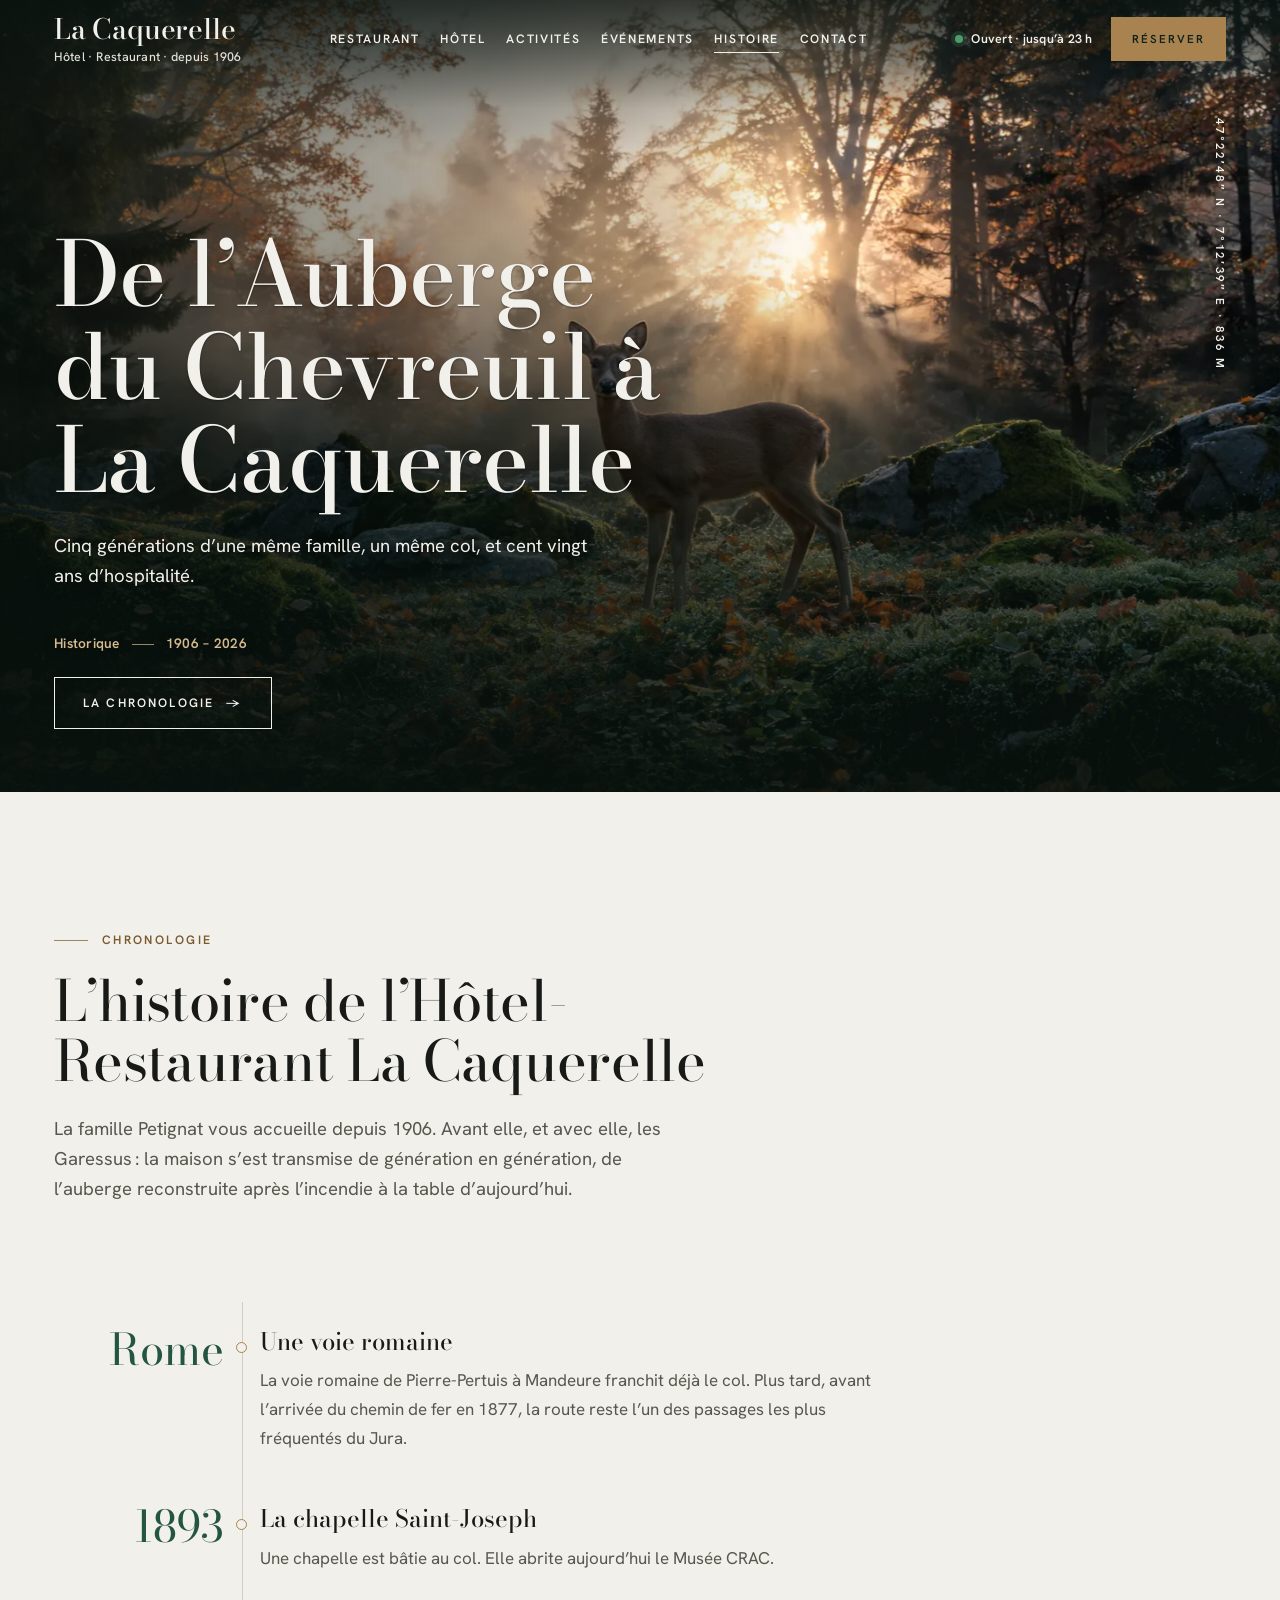
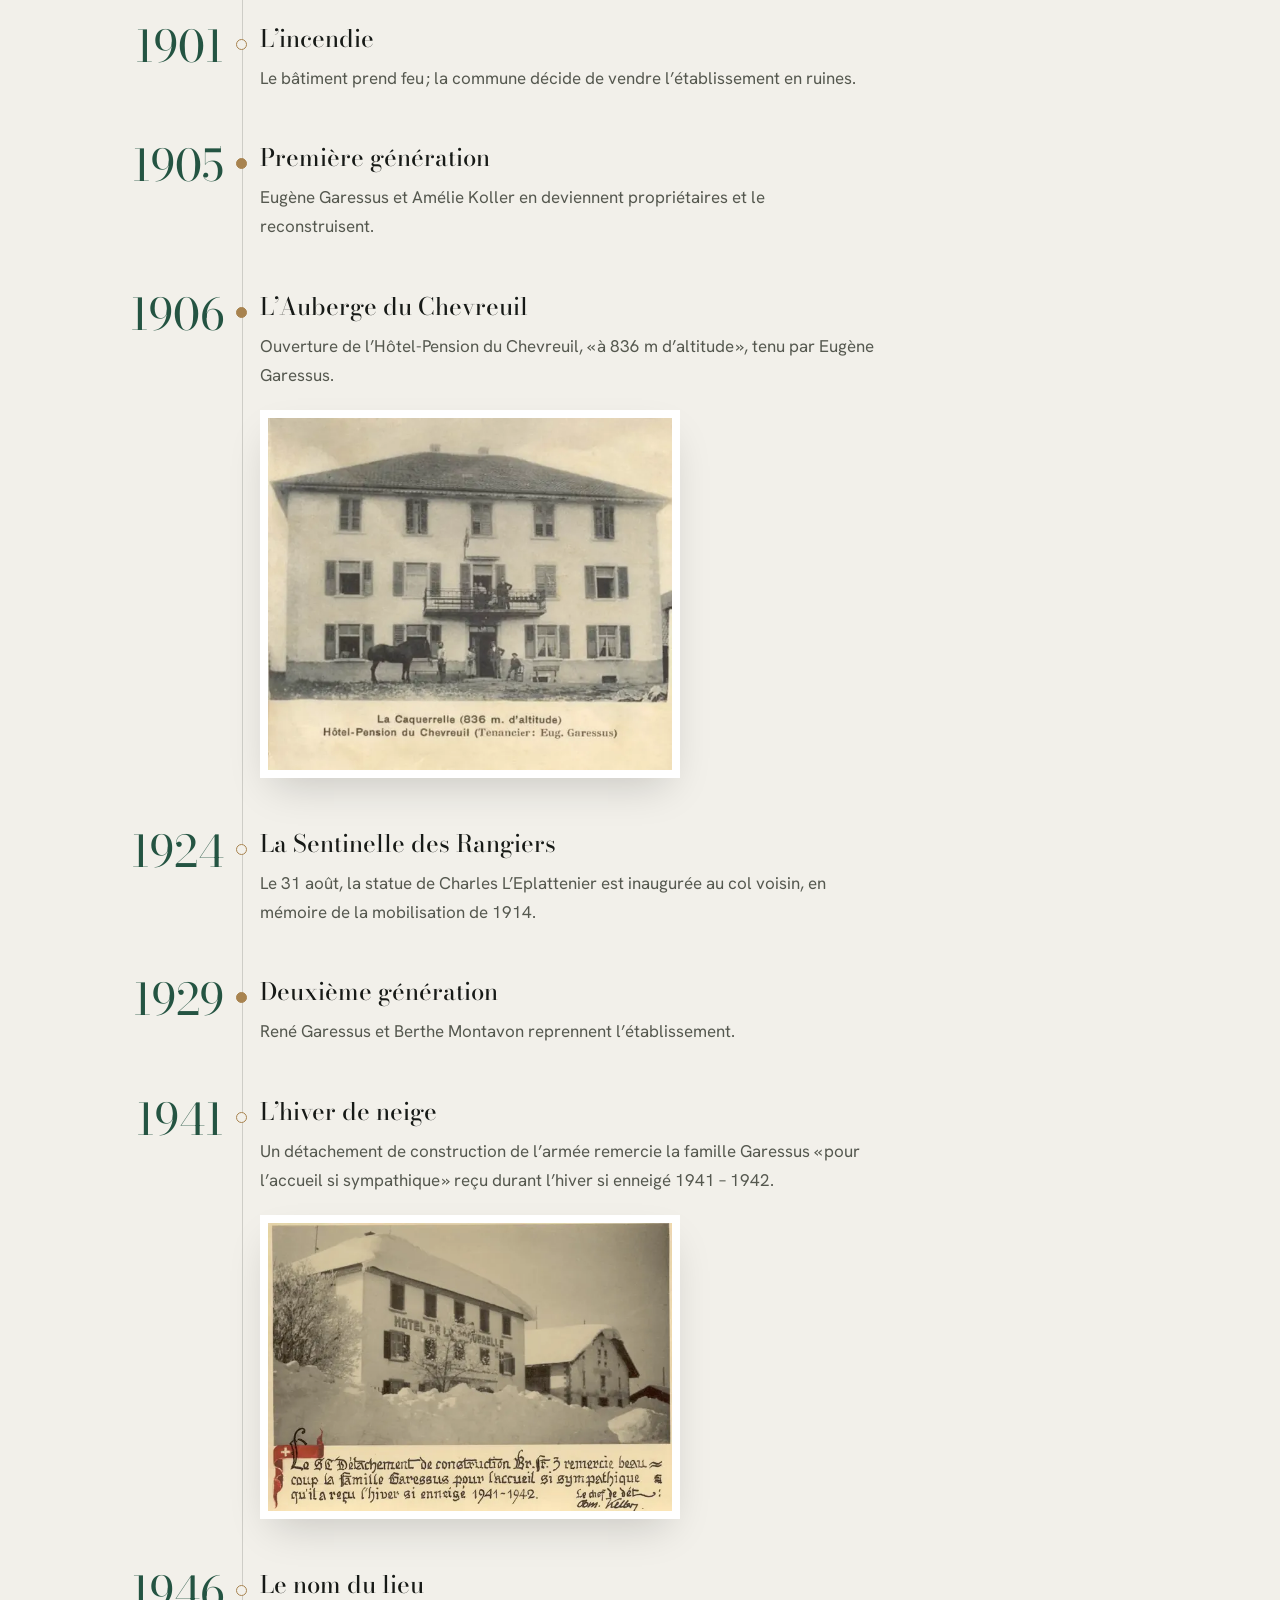
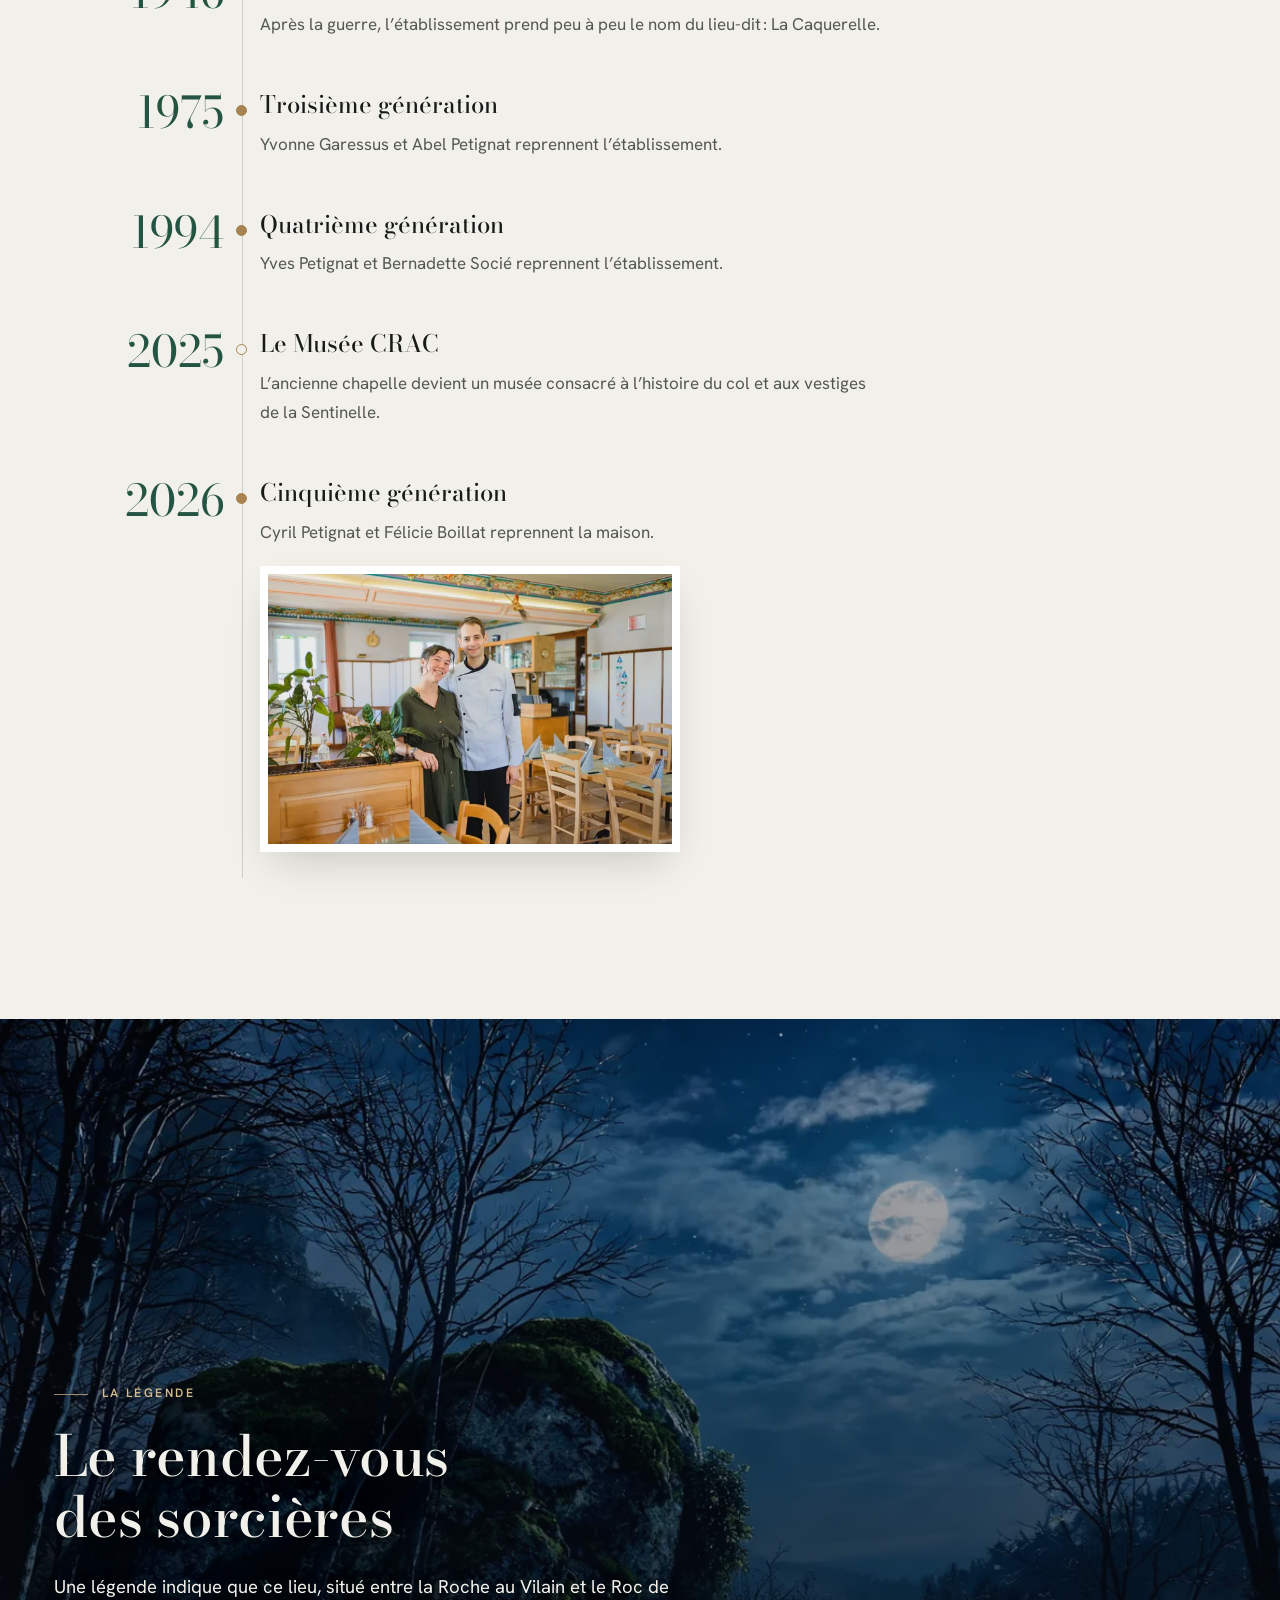
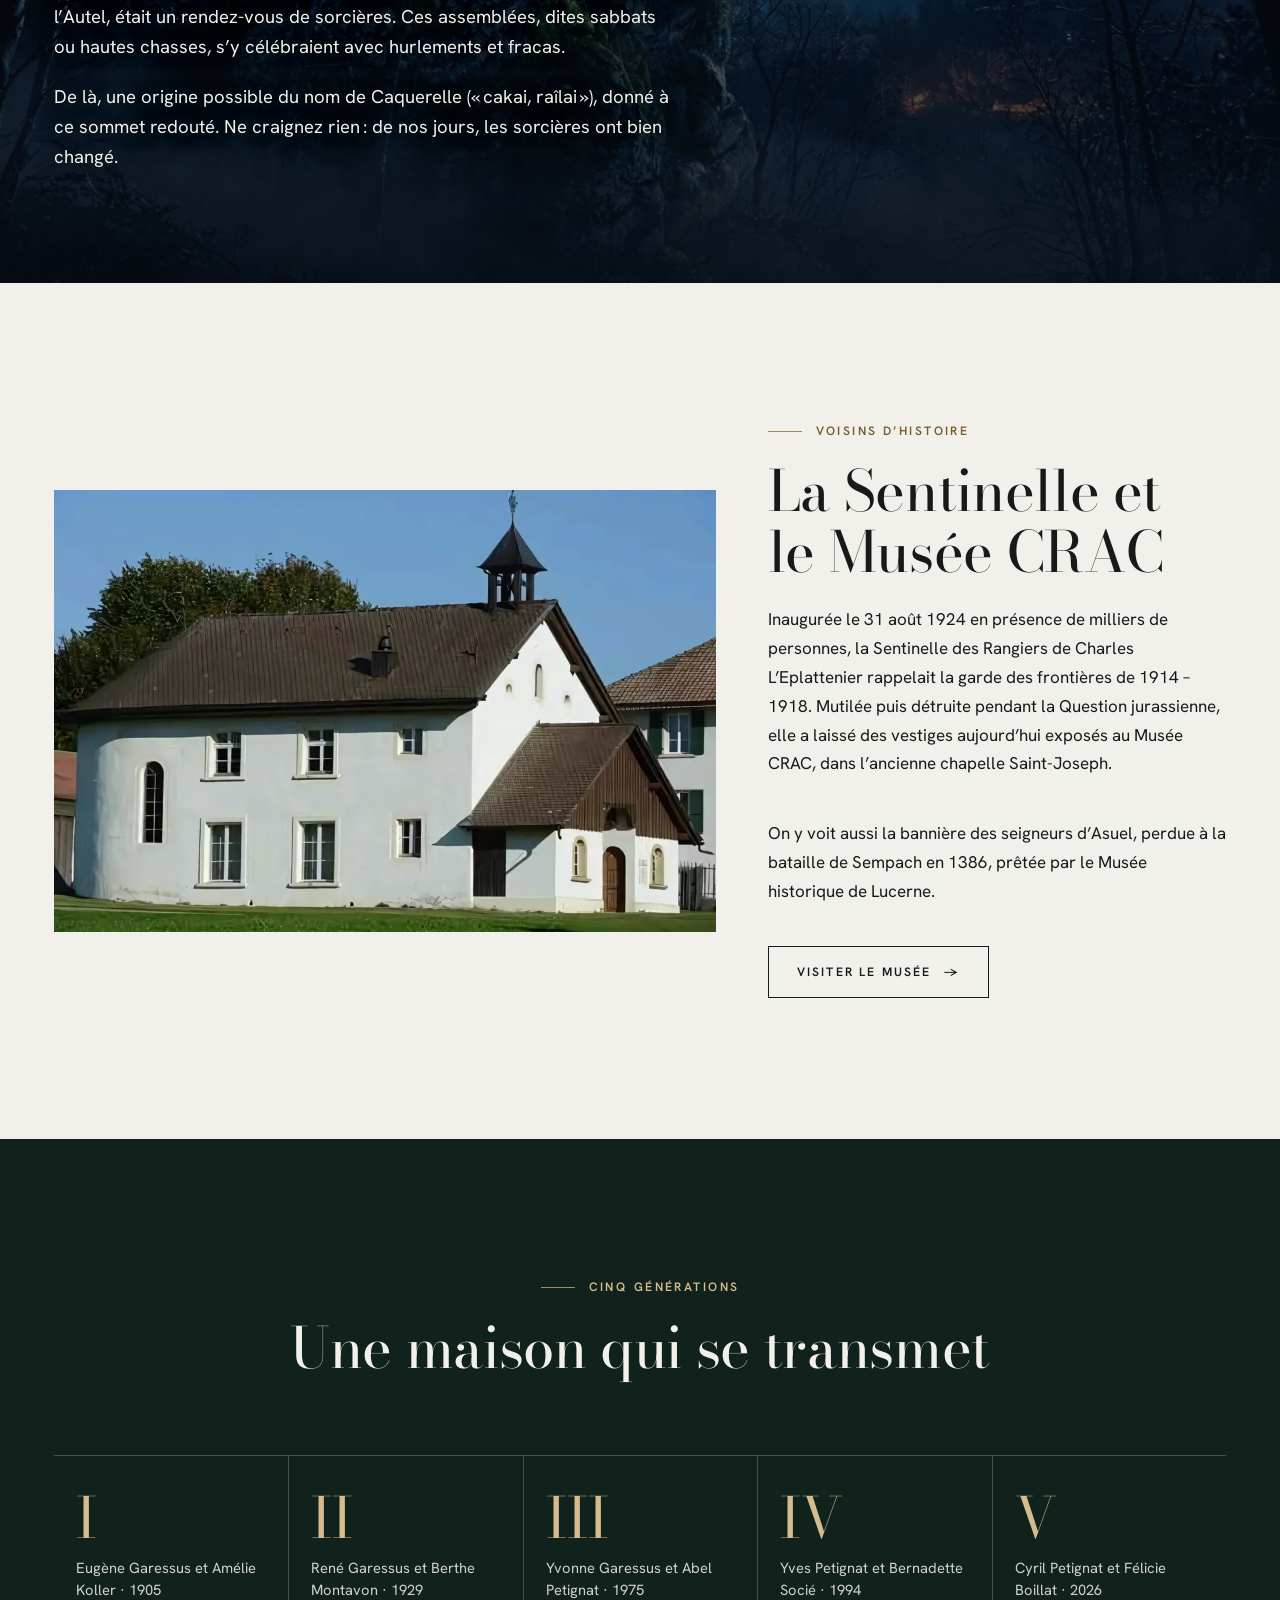
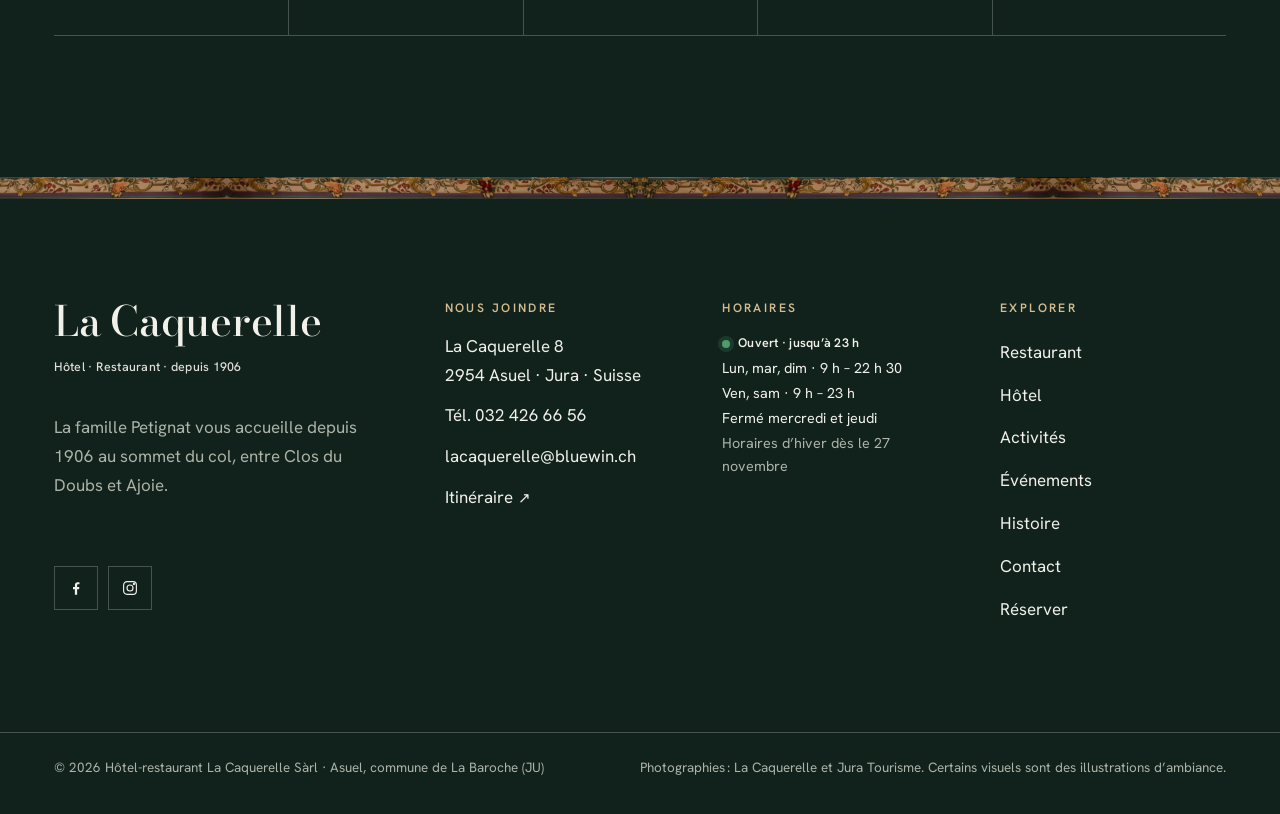
<file: historique.html>
<!doctype html>
<html lang="fr-CH">
<head><meta name="googlebot" content="noindex, nofollow">
<meta charset="utf-8">
<meta name="viewport" content="width=device-width, initial-scale=1, viewport-fit=cover">
<title>Histoire de La Caquerelle depuis 1906 · Auberge du Chevreuil | Jura</title>
<meta name="description" content="L’histoire de l’Hôtel-Restaurant La Caquerelle : l’Auberge du Chevreuil ouverte en 1906 par Eugène Garessus, cinq générations des familles Garessus et Petignat, la légende des sorcières du col et la Sentinelle des Rangiers.">
<link rel="canonical" href="https://www.lacaquerelle.com/historique.html">
<meta name="robots" content="noindex, nofollow, noarchive, nosnippet, noimageindex">
<meta name="theme-color" content="#10221B">
<meta property="og:type" content="website">
<meta property="og:locale" content="fr_CH">
<meta property="og:site_name" content="La Caquerelle">
<meta property="og:title" content="Histoire de La Caquerelle depuis 1906 · Auberge du Chevreuil | Jura">
<meta property="og:description" content="L’histoire de l’Hôtel-Restaurant La Caquerelle : l’Auberge du Chevreuil ouverte en 1906 par Eugène Garessus, cinq générations des familles Garessus et Petignat, la légende des sorcières du col et la Sentinelle des Rangiers.">
<meta property="og:url" content="https://www.lacaquerelle.com/historique.html">
<meta property="og:image" content="https://www.lacaquerelle.com/img/chevreuil.webp">
<meta property="og:image:width" content="2400"><meta property="og:image:height" content="1350">
<meta name="twitter:card" content="summary_large_image">
<meta name="geo.region" content="CH-JU"><meta name="geo.placename" content="Asuel, La Caquerelle"><meta name="geo.position" content="47.379887;7.2109573"><meta name="ICBM" content="47.379887, 7.2109573">
<link rel="preconnect" href="https://fonts.googleapis.com"><link rel="preconnect" href="https://fonts.gstatic.com" crossorigin>
<link rel="stylesheet" href="https://fonts.googleapis.com/css2?family=Bodoni+Moda:opsz,wght@6..96,400..700&family=Hanken+Grotesk:wght@400;500;600&family=Pinyon+Script&display=swap">
<link rel="stylesheet" href="site.css?v=83eb4cdf84">
<link rel="preload" as="image" href="chevreuil.webp" imagesrcset="chevreuil-640.webp 640w, chevreuil-1024.webp 1024w, chevreuil-1600.webp 1600w, chevreuil.webp 2400w" imagesizes="100vw" fetchpriority="high">
<script type="application/ld+json">{"@context":"https://schema.org","@graph":[{"@type":"WebSite","@id":"https://www.lacaquerelle.com/#site","url":"https://www.lacaquerelle.com/","name":"La Caquerelle","inLanguage":"fr-CH","publisher":{"@id":"https://www.lacaquerelle.com/#hotel"}},{"@type":"Hotel","@id":"https://www.lacaquerelle.com/#hotel","name":"Hôtel-Restaurant La Caquerelle","alternateName":["La Caquerelle","Hôtel de La Caquerelle","Auberge du Chevreuil"],"description":"Hôtel-restaurant familial au col de La Caquerelle (836 m), à Asuel dans le canton du Jura (Suisse), tenu par la famille Petignat depuis 1906 : 9 chambres, cuisine régionale et gibier en saison, salles de banquet et de séminaire.","url":"https://www.lacaquerelle.com/","telephone":"+41 32 426 66 56","email":"lacaquerelle@bluewin.ch","foundingDate":"1906","address":{"@type":"PostalAddress","streetAddress":"La Caquerelle 8","postalCode":"2954","addressLocality":"Asuel","addressRegion":"JU","addressCountry":"CH"},"geo":{"@type":"GeoCoordinates","latitude":47.379887,"longitude":7.2109573,"elevation":"836"},"hasMap":"https://www.google.com/maps/search/?api=1&query=47.379887%2C7.2109573","image":["https://www.lacaquerelle.com/img/facade-bleue.webp","https://www.lacaquerelle.com/img/aerien-automne.webp"],"numberOfRooms":9,"checkinTime":"15:00","checkoutTime":"11:00","amenityFeature":[{"@type":"LocationFeatureSpecification","name":"Wifi gratuit","value":true},{"@type":"LocationFeatureSpecification","name":"Parking gratuit","value":true},{"@type":"LocationFeatureSpecification","name":"Restaurant","value":true},{"@type":"LocationFeatureSpecification","name":"Terrasse","value":true},{"@type":"LocationFeatureSpecification","name":"Salles de conférence","value":true},{"@type":"LocationFeatureSpecification","name":"Places de jeux","value":true},{"@type":"LocationFeatureSpecification","name":"Douche et WC privatifs","value":true},{"@type":"LocationFeatureSpecification","name":"Télévision à écran plat","value":true}],"containsPlace":{"@id":"https://www.lacaquerelle.com/#restaurant"},"potentialAction":{"@type":"ReserveAction","target":"https://booking.juratroislacs.ch/TDS00020010000457519/tbooking/?lang=fr","name":"Réserver une chambre"},"sameAs":["https://www.facebook.com/La-Caquerelle-248301128553307/","https://www.instagram.com/restaurant_lacaquerelle/","https://www.j3l.ch/fr/P46344","https://www.myswitzerland.com/fr-ch/experiences/food-wine/restaurant/hotel-restaurant-de-la-caquerelle-1/"],"areaServed":"Jura, Suisse","brand":{"@type":"Brand","name":"La Caquerelle"}},{"@type":"Restaurant","@id":"https://www.lacaquerelle.com/#restaurant","name":"Restaurant La Caquerelle","url":"https://www.lacaquerelle.com/restaurant.html","telephone":"+41 32 426 66 56","address":{"@type":"PostalAddress","streetAddress":"La Caquerelle 8","postalCode":"2954","addressLocality":"Asuel","addressRegion":"JU","addressCountry":"CH"},"geo":{"@type":"GeoCoordinates","latitude":47.379887,"longitude":7.2109573,"elevation":"836"},"servesCuisine":["Cuisine régionale jurassienne","Cuisine suisse","Gibier","Végétarien"],"priceRange":"CHF 23–52","acceptsReservations":"https://www.mylocalina.ch/widget/?id=2bb7ca5d-07d8-4615-83be-13c94adc9818","hasMenu":"https://www.lacaquerelle.com/restaurant.html#carte","openingHoursSpecification":[{"@type":"OpeningHoursSpecification","dayOfWeek":["Monday","Tuesday","Sunday"],"opens":"09:00","closes":"22:30","validFrom":"2026-04-02","validThrough":"2026-11-26"},{"@type":"OpeningHoursSpecification","dayOfWeek":["Friday","Saturday"],"opens":"09:00","closes":"23:00","validFrom":"2026-04-02","validThrough":"2026-11-26"},{"@type":"OpeningHoursSpecification","dayOfWeek":["Monday","Tuesday"],"opens":"09:00","closes":"14:30","validFrom":"2026-11-27","validThrough":"2027-03-31"},{"@type":"OpeningHoursSpecification","dayOfWeek":["Monday","Tuesday"],"opens":"18:00","closes":"22:30","validFrom":"2026-11-27","validThrough":"2027-03-31"},{"@type":"OpeningHoursSpecification","dayOfWeek":["Friday","Saturday"],"opens":"09:00","closes":"23:00","validFrom":"2026-11-27","validThrough":"2027-03-31"},{"@type":"OpeningHoursSpecification","dayOfWeek":["Sunday"],"opens":"09:00","closes":"15:00","validFrom":"2026-11-27","validThrough":"2027-03-31"},{"@type":"OpeningHoursSpecification","dayOfWeek":["Sunday"],"opens":"18:00","closes":"22:30","validFrom":"2026-11-27","validThrough":"2027-03-31"},{"@type":"OpeningHoursSpecification","opens":"00:00","closes":"00:00","validFrom":"2026-12-24","validThrough":"2026-12-26"}],"image":"https://www.lacaquerelle.com/img/salle-soir.webp","description":"Cuisine authentique et généreuse de tradition familiale : gibier en automne, mets au fromage, truites du Jura et produits d'artisans d'Ajoie. 80 couverts, une salle de 25 places et une terrasse ombragée.","potentialAction":{"@type":"ReserveAction","target":"https://www.mylocalina.ch/widget/?id=2bb7ca5d-07d8-4615-83be-13c94adc9818","name":"Réserver une table"}},{"@type":"AboutPage","@id":"https://www.lacaquerelle.com/historique.html#page","url":"https://www.lacaquerelle.com/historique.html","name":"Historique de l’Hôtel-Restaurant La Caquerelle","about":{"@id":"https://www.lacaquerelle.com/#hotel"},"inLanguage":"fr-CH"},{"@type":"BreadcrumbList","itemListElement":[{"@type":"ListItem","position":1,"name":"Accueil","item":"https://www.lacaquerelle.com/"},{"@type":"ListItem","position":2,"name":"Historique","item":"https://www.lacaquerelle.com/historique.html"}]}]}</script>
</head>
<body>
<a class="skip" href="#contenu">Aller au contenu</a>
<header class="site-header" data-header>
  <div class="site-header__inner">
    <a class="brand" href="./"><span class="brand__name">La Caquerelle</span><span class="brand__tag">Hôtel · Restaurant · depuis 1906</span></a>
    <nav class="nav" aria-label="Navigation principale"><ul><li><a href="restaurant.html">Restaurant</a></li><li><a href="hotel.html">Hôtel</a></li><li><a href="activites.html">Activités</a></li><li><a href="evenements.html">Événements</a></li><li><a href="historique.html" aria-current="page">Histoire</a></li><li><a href="contact.html">Contact</a></li></ul></nav>
    <div class="header-actions">
      <span class="open-pill" data-open-status>Horaires</span>
      <a class="btn btn--brass btn--sm" href="reserver.html">Réserver</a>
      <button class="burger" type="button" data-burger aria-expanded="false" aria-controls="menu" aria-label="Ouvrir le menu"><span></span></button>
    </div>
  </div>
</header>
<div class="menu-overlay" id="menu" role="dialog" aria-modal="true" aria-label="Menu du site" hidden>
  <div class="menu-overlay__top"><span class="brand"><span class="brand__name">La Caquerelle</span><span class="brand__tag">Hôtel · Restaurant · depuis 1906</span></span><button class="menu-close" type="button" data-close aria-label="Fermer le menu">×</button></div>
  <nav aria-label="Menu mobile"><ul><li><a href="./">Accueil</a></li><li><a href="restaurant.html">Restaurant</a></li><li><a href="hotel.html">Hôtel</a></li><li><a href="activites.html">Activités</a></li><li><a href="evenements.html">Événements</a></li><li><a href="historique.html" aria-current="page">Histoire</a></li><li><a href="contact.html">Contact</a></li><li><a href="reserver.html">Réserver</a></li></ul></nav>
  <p class="small">La Caquerelle 8 · 2954 Asuel · <span class="num">032 426 66 56</span></p>
</div>
<main id="contenu">

<section class="hero hero--page">
  <div class="hero__media"><img src="chevreuil-1024.webp" srcset="chevreuil-640.webp 640w, chevreuil-1024.webp 1024w, chevreuil-1600.webp 1600w, chevreuil.webp 2400w" sizes="100vw" alt="Chevreuil dans une clairière du Jura à l’aube, lumière dorée et brume" width="2400" height="1350" fetchpriority="high" decoding="async"></div>
  <span class="hero__coords" aria-hidden="true">47°22′48″ N · 7°12′39″ E · 836 m</span>
  <div class="hero__content">
    <h1 class="display h1">De l’Auberge du Chevreuil à La Caquerelle</h1>
    <p class="lead">Cinq générations d’une même famille, un même col, et cent vingt ans d’hospitalité.</p>
    <p class="hero__meta"><span>Historique</span><span>1906 – 2026</span></p>
    <div class="btn-row"><a class="btn btn--light" href="#chronologie">La chronologie <span class="arr" aria-hidden="true">→</span></a></div>
    
  </div>
</section>


<section class="section" id="chronologie" aria-labelledby="chr-t">
  <div class="container">
    <div class="section-head"><span class="eyebrow">Chronologie</span><h2 class="h2" id="chr-t">L’histoire de l’Hôtel-Restaurant La Caquerelle</h2><p class="lead muted">La famille Petignat vous accueille depuis 1906. Avant elle, et avec elle, les Garessus : la maison s’est transmise de génération en génération, de l’auberge reconstruite après l’incendie à la table d’aujourd’hui.</p></div>
    <ol class="timeline"><li class="tl"><span class="tl__y num">Rome</span><span class="tl__dot" aria-hidden="true"></span><div class="tl__b"><h3>Une voie romaine</h3><p>La voie romaine de Pierre-Pertuis à Mandeure franchit déjà le col. Plus tard, avant l’arrivée du chemin de fer en 1877, la route reste l’un des passages les plus fréquentés du Jura.</p></div></li><li class="tl"><span class="tl__y num">1893</span><span class="tl__dot" aria-hidden="true"></span><div class="tl__b"><h3>La chapelle Saint-Joseph</h3><p>Une chapelle est bâtie au col. Elle abrite aujourd’hui le Musée CRAC.</p></div></li><li class="tl"><span class="tl__y num">1901</span><span class="tl__dot" aria-hidden="true"></span><div class="tl__b"><h3>L’incendie</h3><p>Le bâtiment prend feu ; la commune décide de vendre l’établissement en ruines.</p></div></li><li class="tl tl--key"><span class="tl__y num">1905</span><span class="tl__dot" aria-hidden="true"></span><div class="tl__b"><h3>Première génération</h3><p>Eugène Garessus et Amélie Koller en deviennent propriétaires et le reconstruisent.</p></div></li><li class="tl tl--key"><span class="tl__y num">1906</span><span class="tl__dot" aria-hidden="true"></span><div class="tl__b"><h3>L’Auberge du Chevreuil</h3><p>Ouverture de l’Hôtel-Pension du Chevreuil, « à 836 m d’altitude », tenu par Eugène Garessus.</p><img src="photo-carte-chevreuil.webp" srcset="photo-carte-chevreuil-640.webp 640w, photo-carte-chevreuil.webp 1176w" sizes="(max-width: 700px) 90vw, 420px" alt="Carte postale ancienne : La Caquerelle, 836 m d’altitude, Hôtel-Pension du Chevreuil, tenancier Eug. Garessus, attelage devant la façade" width="1176" height="1026" loading="lazy" decoding="async"></div></li><li class="tl"><span class="tl__y num">1924</span><span class="tl__dot" aria-hidden="true"></span><div class="tl__b"><h3>La Sentinelle des Rangiers</h3><p>Le 31 août, la statue de Charles L’Eplattenier est inaugurée au col voisin, en mémoire de la mobilisation de 1914.</p></div></li><li class="tl tl--key"><span class="tl__y num">1929</span><span class="tl__dot" aria-hidden="true"></span><div class="tl__b"><h3>Deuxième génération</h3><p>René Garessus et Berthe Montavon reprennent l’établissement.</p></div></li><li class="tl"><span class="tl__y num">1941</span><span class="tl__dot" aria-hidden="true"></span><div class="tl__b"><h3>L’hiver de neige</h3><p>Un détachement de construction de l’armée remercie la famille Garessus « pour l’accueil si sympathique » reçu durant l’hiver si enneigé 1941 – 1942.</p><img src="photo-carte-neige-1024.webp" srcset="photo-carte-neige-640.webp 640w, photo-carte-neige-1024.webp 1024w, photo-carte-neige.webp 1294w" sizes="(max-width: 700px) 90vw, 420px" alt="Carte postale ancienne de l’Hôtel de La Caquerelle sous la neige, remerciements du détachement de construction à la famille Garessus, hiver 1941-1942" width="1294" height="924" loading="lazy" decoding="async"></div></li><li class="tl"><span class="tl__y num">1946</span><span class="tl__dot" aria-hidden="true"></span><div class="tl__b"><h3>Le nom du lieu</h3><p>Après la guerre, l’établissement prend peu à peu le nom du lieu-dit : La Caquerelle.</p></div></li><li class="tl tl--key"><span class="tl__y num">1975</span><span class="tl__dot" aria-hidden="true"></span><div class="tl__b"><h3>Troisième génération</h3><p>Yvonne Garessus et Abel Petignat reprennent l’établissement.</p></div></li><li class="tl tl--key"><span class="tl__y num">1994</span><span class="tl__dot" aria-hidden="true"></span><div class="tl__b"><h3>Quatrième génération</h3><p>Yves Petignat et Bernadette Socié reprennent l’établissement.</p></div></li><li class="tl"><span class="tl__y num">2025</span><span class="tl__dot" aria-hidden="true"></span><div class="tl__b"><h3>Le Musée CRAC</h3><p>L’ancienne chapelle devient un musée consacré à l’histoire du col et aux vestiges de la Sentinelle.</p></div></li><li class="tl tl--key"><span class="tl__y num">2026</span><span class="tl__dot" aria-hidden="true"></span><div class="tl__b"><h3>Cinquième génération</h3><p>Cyril Petignat et Félicie Boillat reprennent la maison.</p><img src="photo-famille-1024.webp" srcset="photo-famille-640.webp 640w, photo-famille-1024.webp 1024w, photo-famille.webp 1344w" sizes="(max-width: 700px) 90vw, 420px" alt="Cyril Petignat et Félicie Boillat dans la salle du restaurant" width="1344" height="896" loading="lazy" decoding="async"></div></li></ol>
  </div>
</section>

<section id="legende" class="chapter chapter--night">
  <div class="chapter__media"><img src="legende-1024.webp" srcset="legende-640.webp 640w, legende-1024.webp 1024w, legende-1600.webp 1600w, legende.webp 2400w" sizes="100vw" alt="Pleine lune au-dessus d’un rocher moussu dans la forêt du col, brume et lumières d’une auberge" width="2400" height="1350" loading="lazy" decoding="async"></div>
  <div class="chapter__content"><div class="inner">
    <span class="eyebrow">La légende</span>
    <h2 class="h2">Le rendez-vous des sorcières</h2>
    <div class="lead"><p>Une légende indique que ce lieu, situé entre la Roche au Vilain et le Roc de l’Autel, était un rendez-vous de sorcières. Ces assemblées, dites sabbats ou hautes chasses, s’y célébraient avec hurlements et fracas.</p><p>De là, une origine possible du nom de Caquerelle (« cakai, raîlai »), donné à ce sommet redouté. Ne craignez rien : de nos jours, les sorcières ont bien changé.</p></div>
    
  </div></div>
</section>

<section class="section" id="sentinelle" aria-labelledby="sen-t">
  <div class="container split">
    <figure class="split__media split__media--wide"><img src="photo-chapelle-1024.webp" srcset="photo-chapelle-640.webp 640w, photo-chapelle-1024.webp 1024w, photo-chapelle.webp 1307w" sizes="(max-width: 900px) 100vw, 58vw" alt="L’ancienne chapelle Saint-Joseph de La Caquerelle, aujourd’hui Musée CRAC" width="1307" height="924" loading="lazy" decoding="async"></figure>
    <div class="split__text stack">
      <span class="eyebrow">Voisins d’histoire</span>
      <h2 class="h2" id="sen-t">La Sentinelle et le Musée CRAC</h2>
      <p>Inaugurée le 31 août 1924 en présence de milliers de personnes, la Sentinelle des Rangiers de Charles L’Eplattenier rappelait la garde des frontières de 1914 – 1918. Mutilée puis détruite pendant la Question jurassienne, elle a laissé des vestiges aujourd’hui exposés au Musée CRAC, dans l’ancienne chapelle Saint-Joseph.</p>
      <p>On y voit aussi la bannière des seigneurs d’Asuel, perdue à la bataille de Sempach en 1386, prêtée par le Musée historique de Lucerne.</p>
      <div class="btn-row"><a class="btn" href="activites.html#musee">Visiter le musée <span class="arr" aria-hidden="true">→</span></a></div>
    </div>
  </div>
</section>

<section class="section section--dark on-dark" aria-labelledby="gen-t">
  <div class="container">
    <div class="section-head section-head--center"><span class="eyebrow">Cinq générations</span><h2 class="h2" id="gen-t">Une maison qui se transmet</h2></div>
    <div class="facts">
      <div class="fact"><span class="fact__n">I</span><span class="fact__l">Eugène Garessus et Amélie Koller · 1905</span></div>
      <div class="fact"><span class="fact__n">II</span><span class="fact__l">René Garessus et Berthe Montavon · 1929</span></div>
      <div class="fact"><span class="fact__n">III</span><span class="fact__l">Yvonne Garessus et Abel Petignat · 1975</span></div>
      <div class="fact"><span class="fact__n">IV</span><span class="fact__l">Yves Petignat et Bernadette Socié · 1994</span></div>
      <div class="fact"><span class="fact__n">V</span><span class="fact__l">Cyril Petignat et Félicie Boillat · 2026</span></div>
    </div>
  </div>
</section>

</main>
<footer class="site-footer on-dark">
  <div class="frise" aria-hidden="true"></div>
  <div class="container footer-grid">
    <div class="footer-brand stack-sm">
      <span class="brand"><span class="brand__name">La Caquerelle</span><span class="brand__tag">Hôtel · Restaurant · depuis 1906</span></span>
      <p class="muted mt-s">La famille Petignat vous accueille depuis 1906 au sommet du col, entre Clos du Doubs et Ajoie.</p>
      <div class="socials"><a href="https://www.facebook.com/La-Caquerelle-248301128553307/" target="_blank" rel="noopener" aria-label="Facebook"><svg viewBox="0 0 24 24" fill="currentColor" aria-hidden="true"><path d="M13.5 21v-7.5h2.6l.4-3h-3V8.6c0-.9.3-1.5 1.5-1.5h1.6V4.4c-.3 0-1.2-.1-2.3-.1-2.3 0-3.8 1.4-3.8 3.9v2.3H8v3h2.5V21h3z"/></svg></a><a href="https://www.instagram.com/restaurant_lacaquerelle/" target="_blank" rel="noopener" aria-label="Instagram"><svg viewBox="0 0 24 24" fill="none" stroke="currentColor" stroke-width="1.5" aria-hidden="true"><rect x="3.5" y="3.5" width="17" height="17" rx="4.5"/><circle cx="12" cy="12" r="4"/><circle cx="17.3" cy="6.7" r=".8" fill="currentColor"/></svg></a></div>
    </div>
    <div>
      <h2>Nous joindre</h2>
      <address style="font-style:normal" class="stack-sm">
        <span>La Caquerelle 8<br>2954 Asuel · Jura · Suisse</span>
        <span class="num">Tél. 032 426 66 56</span>
        <span>lacaquerelle@bluewin.ch</span>
        <a class="ext" href="https://www.google.com/maps/search/?api=1&query=47.379887%2C7.2109573" target="_blank" rel="noopener">Itinéraire</a>
      </address>
    </div>
    <div>
      <h2>Horaires</h2>
      <ul class="small">
        <li><span class="open-pill" data-open-status>Horaires</span></li>
        <li>Lun, mar, dim · 9 h – 22 h 30</li>
        <li>Ven, sam · 9 h – 23 h</li>
        <li>Fermé mercredi et jeudi</li>
        <li class="muted">Horaires d’hiver dès le 27 novembre</li>
      </ul>
    </div>
    <div>
      <h2>Explorer</h2>
      <ul><li><a href="restaurant.html">Restaurant</a></li><li><a href="hotel.html">Hôtel</a></li><li><a href="activites.html">Activités</a></li><li><a href="evenements.html">Événements</a></li><li><a href="historique.html">Histoire</a></li><li><a href="contact.html">Contact</a></li><li><a href="reserver.html">Réserver</a></li></ul>
    </div>
  </div>
  <div class="container footer-bottom">
    <p>© 2026 Hôtel-restaurant La Caquerelle Sàrl · Asuel, commune de La Baroche (JU)</p>
    <p>Photographies : La Caquerelle et Jura Tourisme. Certains visuels sont des illustrations d’ambiance.</p>
  </div>
</footer>
<nav class="tabbar" aria-label="Navigation rapide">
  <a class="tabbar__i" href="./"><span class="tabbar__ic"><svg viewBox="0 0 24 24" fill="none" stroke="currentColor" stroke-width="1.6" stroke-linecap="round" stroke-linejoin="round" aria-hidden="true"><path d="M3.5 11.2 12 4l8.5 7.2"/><path d="M5.5 9.6V20h13V9.6"/><path d="M10 20v-5.2h4V20"/></svg></span><span class="tabbar__l">Accueil</span></a><a class="tabbar__i" href="restaurant.html"><span class="tabbar__ic"><svg viewBox="0 0 24 24" fill="none" stroke="currentColor" stroke-width="1.6" stroke-linecap="round" stroke-linejoin="round" aria-hidden="true"><path d="M3 17.5h18"/><path d="M5 17.5a7 7 0 0 1 14 0"/><path d="M12 10.5V8.6"/><circle cx="12" cy="7.4" r="1.1"/><path d="M6.5 20.5h11"/></svg></span><span class="tabbar__l">Restaurant</span></a><button class="tabbar__i tabbar__i--cta" type="button" data-sheet-open="sheet-book" aria-haspopup="dialog" aria-controls="sheet-book" aria-expanded="false"><span class="tabbar__ic"><svg viewBox="0 0 24 24" fill="none" stroke="currentColor" stroke-width="1.6" stroke-linecap="round" stroke-linejoin="round" aria-hidden="true"><rect x="3.5" y="5" width="17" height="15.5" rx="3"/><path d="M3.5 9.8h17M8 3v3.6M16 3v3.6"/><path d="m9.2 15 2 2 3.8-3.9"/></svg></span><span class="tabbar__l">Réserver</span></button><a class="tabbar__i" href="hotel.html"><span class="tabbar__ic"><svg viewBox="0 0 24 24" fill="none" stroke="currentColor" stroke-width="1.6" stroke-linecap="round" stroke-linejoin="round" aria-hidden="true"><path d="M3 18.5V6.5M3 14h18v4.5M21 14v-2.2a3 3 0 0 0-3-3h-7.2V14"/><circle cx="7" cy="11" r="1.9"/></svg></span><span class="tabbar__l">Hôtel</span></a><button class="tabbar__i is-active" type="button" data-sheet-open="sheet-plus" aria-haspopup="dialog" aria-controls="sheet-plus" aria-expanded="false"><span class="tabbar__ic"><svg viewBox="0 0 24 24" fill="none" stroke="currentColor" stroke-width="1.6" stroke-linecap="round" stroke-linejoin="round" aria-hidden="true"><rect x="4" y="4" width="6.6" height="6.6" rx="1.8"/><rect x="13.4" y="4" width="6.6" height="6.6" rx="1.8"/><rect x="4" y="13.4" width="6.6" height="6.6" rx="1.8"/><rect x="13.4" y="13.4" width="6.6" height="6.6" rx="1.8"/></svg></span><span class="tabbar__l">Plus</span></button>
</nav>
<dialog class="sheet" id="sheet-book" aria-labelledby="sb-title">
  <div class="sheet__head" data-sheet-drag><span class="sheet__grab" aria-hidden="true"></span><h2 class="sheet__t" id="sb-title">Réserver</h2><button class="sheet__x" type="button" data-sheet-close aria-label="Fermer"><svg viewBox="0 0 24 24" fill="none" stroke="currentColor" stroke-width="1.6" stroke-linecap="round" stroke-linejoin="round" aria-hidden="true"><path d="M6 6l12 12M18 6 6 18"/></svg></button></div>
  <div class="sheet__body">
    <div data-tabs>
      <div class="tabs" role="tablist" aria-label="Type de réservation">
        <button class="tab" role="tab" id="sb-t-ch" aria-selected="true" aria-controls="sb-p-ch" type="button">Chambre</button>
        <button class="tab" role="tab" id="sb-t-ta" aria-selected="false" aria-controls="sb-p-ta" tabindex="-1" type="button">Table</button>
        <button class="tab" role="tab" id="sb-t-ev" aria-selected="false" aria-controls="sb-p-ev" tabindex="-1" type="button">Événement</button>
      </div>
      <div class="tabpanel" role="tabpanel" id="sb-p-ch" aria-labelledby="sb-t-ch"><form class="bk" data-room onsubmit="return false">
  <div class="bk-grid bk-grid--3">
    <div class="field"><label for="ar-sb">Arrivée</label><input id="ar-sb" type="date" name="arrivee" required></div>
    <div class="field"><label for="de-sb">Départ</label><input id="de-sb" type="date" name="depart" required></div>
    <div class="field"><label for="pe-sb">Voyageurs</label><select id="pe-sb" name="personnes"><option value="1">1 personne</option><option value="2" selected>2 personnes</option><option value="3">3 personnes</option><option value="4">4 personnes</option><option value="5">5 personnes</option><option value="6">6 personnes</option></select></div>
    
    <a class="btn btn--brass ext" href="https://booking.juratroislacs.ch/TDS00020010000457519/tbooking/?lang=fr" target="_blank" rel="noopener">Voir les disponibilités</a>
  </div>
  <p class="bk-recap" data-recap aria-live="polite"></p>
  <p class="small muted" style="margin:0">Vos dates et le nombre de personnes sont transmis au moteur officiel Jura &amp; Trois-Lacs : il affiche aussitôt les chambres libres et le prix du séjour, que vous confirmez en toute sécurité.</p>
</form></div>
      <div class="tabpanel" role="tabpanel" id="sb-p-ta" aria-labelledby="sb-t-ta" hidden><form class="bk" data-table onsubmit="return false">
  <div class="bk-grid bk-grid--3">
    <div class="field"><label for="td-sb">Date</label><input id="td-sb" type="date" name="date" required></div>
    <div class="field"><label for="th-sb">Heure</label><select id="th-sb" name="heure"></select></div>
    <div class="field"><label for="tc-sb">Couverts</label><select id="tc-sb" name="couverts"><option value="1">1 couvert</option><option value="2" selected>2 couverts</option><option value="3">3 couverts</option><option value="4">4 couverts</option><option value="5">5 couverts</option><option value="6">6 couverts</option><option value="7">7 couverts</option><option value="8">8 couverts</option><option value="9">9 couverts</option><option value="10">10 couverts</option><option value="11">11 couverts</option><option value="12">12 couverts</option><option value="15">15 couverts</option><option value="20">20 couverts</option><option value="25">25 couverts</option><option value="30">30 couverts</option></select></div>
    <a class="btn btn--brass ext" href="https://www.mylocalina.ch/widget/?id=2bb7ca5d-07d8-4615-83be-13c94adc9818" target="_blank" rel="noopener">Réserver la table</a>
  </div>
  <p class="bk-recap" data-recap aria-live="polite"></p>
  <p class="small muted" style="margin:0">Confirmation immédiate sur notre système de réservation en ligne, ou par téléphone au <span class="num">032 426 66 56</span>.</p>
</form></div>
      <div class="tabpanel" role="tabpanel" id="sb-p-ev" aria-labelledby="sb-t-ev" hidden><div class="stack-sm"><p style="margin:0">Mariage, anniversaire, séminaire ou sortie de groupe : 80 couverts, une salle de 25 places et deux salles de conférence équipées.</p><a class="btn btn--brass" href="evenements.html#demande">Préparer ma demande</a><a class="btn" href="restaurant.html#groupes">Menus de groupe</a></div></div>
    </div>
    <a class="sheet__call" href="tel:+41324266656"><svg viewBox="0 0 24 24" fill="none" stroke="currentColor" stroke-width="1.6" stroke-linecap="round" stroke-linejoin="round" aria-hidden="true"><path d="M6.6 3.5h2.7l1.4 4-2.1 1.3a11 11 0 0 0 6.6 6.6l1.3-2.1 4 1.4v2.7a1.9 1.9 0 0 1-2 1.9A16.3 16.3 0 0 1 4.6 5.5a1.9 1.9 0 0 1 2-2z"/></svg><span>Une question ? <b class="num">032 426 66 56</b></span></a>
  </div>
</dialog>
<dialog class="sheet" id="sheet-plus" aria-labelledby="sp-title">
  <div class="sheet__head" data-sheet-drag><span class="sheet__grab" aria-hidden="true"></span><h2 class="sheet__t" id="sp-title">La maison</h2><button class="sheet__x" type="button" data-sheet-close aria-label="Fermer"><svg viewBox="0 0 24 24" fill="none" stroke="currentColor" stroke-width="1.6" stroke-linecap="round" stroke-linejoin="round" aria-hidden="true"><path d="M6 6l12 12M18 6 6 18"/></svg></button></div>
  <div class="sheet__body">
    <p class="sheet__status"><span class="open-pill" data-open-status>Horaires</span></p>
    <ul class="app-grid"><li><a class="app-tile" href="activites.html"><svg viewBox="0 0 24 24" fill="none" stroke="currentColor" stroke-width="1.6" stroke-linecap="round" stroke-linejoin="round" aria-hidden="true"><circle cx="12" cy="12" r="8.2"/><circle cx="12" cy="12" r="4.3"/><circle cx="12" cy="12" r=".9" fill="currentColor"/></svg><span>Activités</span></a></li><li><a class="app-tile" href="evenements.html"><svg viewBox="0 0 24 24" fill="none" stroke="currentColor" stroke-width="1.6" stroke-linecap="round" stroke-linejoin="round" aria-hidden="true"><path d="M8 3.5h8l-.6 5.4a3.4 3.4 0 0 1-6.8 0z"/><path d="M12 12.3v7.7M8.6 20.5h6.8"/></svg><span>Événements</span></a></li><li><a class="app-tile" href="historique.html" aria-current="page"><svg viewBox="0 0 24 24" fill="none" stroke="currentColor" stroke-width="1.6" stroke-linecap="round" stroke-linejoin="round" aria-hidden="true"><path d="M12 6.6C10 5.1 7 4.6 4 5.1v13.2c3-.5 6 0 8 1.5 2-1.5 5-2 8-1.5V5.1c-3-.5-6 0-8 1.5z"/><path d="M12 6.6v13.2"/></svg><span>Histoire</span></a></li><li><a class="app-tile" href="contact.html"><svg viewBox="0 0 24 24" fill="none" stroke="currentColor" stroke-width="1.6" stroke-linecap="round" stroke-linejoin="round" aria-hidden="true"><path d="M12 21s-6.6-5.7-6.6-11.1a6.6 6.6 0 0 1 13.2 0C18.6 15.3 12 21 12 21z"/><circle cx="12" cy="9.9" r="2.3"/></svg><span>Contact</span></a></li><li><a class="app-tile" href="restaurant.html#carte"><svg viewBox="0 0 24 24" fill="none" stroke="currentColor" stroke-width="1.6" stroke-linecap="round" stroke-linejoin="round" aria-hidden="true"><rect x="5" y="3.5" width="14" height="17" rx="2.2"/><path d="M8.5 8h7M8.5 11.5h7M8.5 15h4.5"/></svg><span>La carte</span></a></li><li><a class="app-tile" href="contact.html#acces"><svg viewBox="0 0 24 24" fill="none" stroke="currentColor" stroke-width="1.6" stroke-linecap="round" stroke-linejoin="round" aria-hidden="true"><path d="m4 11 16-7-7 16-2.1-6.9z"/></svg><span>Accès</span></a></li></ul>
    <div class="quick">
      <a class="quick__i" href="tel:+41324266656"><svg viewBox="0 0 24 24" fill="none" stroke="currentColor" stroke-width="1.6" stroke-linecap="round" stroke-linejoin="round" aria-hidden="true"><path d="M6.6 3.5h2.7l1.4 4-2.1 1.3a11 11 0 0 0 6.6 6.6l1.3-2.1 4 1.4v2.7a1.9 1.9 0 0 1-2 1.9A16.3 16.3 0 0 1 4.6 5.5a1.9 1.9 0 0 1 2-2z"/></svg><span>Appeler</span></a>
      <a class="quick__i" href="https://www.google.com/maps/search/?api=1&query=47.379887%2C7.2109573" target="_blank" rel="noopener"><svg viewBox="0 0 24 24" fill="none" stroke="currentColor" stroke-width="1.6" stroke-linecap="round" stroke-linejoin="round" aria-hidden="true"><path d="m4 11 16-7-7 16-2.1-6.9z"/></svg><span>Itinéraire</span></a>
      <a class="quick__i" href="mailto:lacaquerelle@bluewin.ch"><svg viewBox="0 0 24 24" fill="none" stroke="currentColor" stroke-width="1.6" stroke-linecap="round" stroke-linejoin="round" aria-hidden="true"><rect x="3.5" y="5.5" width="17" height="13" rx="2.4"/><path d="m4.2 7.2 7.8 5.9 7.8-5.9"/></svg><span>E-mail</span></a>
    </div>
    <p class="sheet__foot">La Caquerelle 8 · 2954 Asuel · Jura suisse<br>Fermé le mercredi et le jeudi</p>
  </div>
</dialog>
<script src="site.js?v=5916410e0d" defer></script>
</body>
</html>
</file>
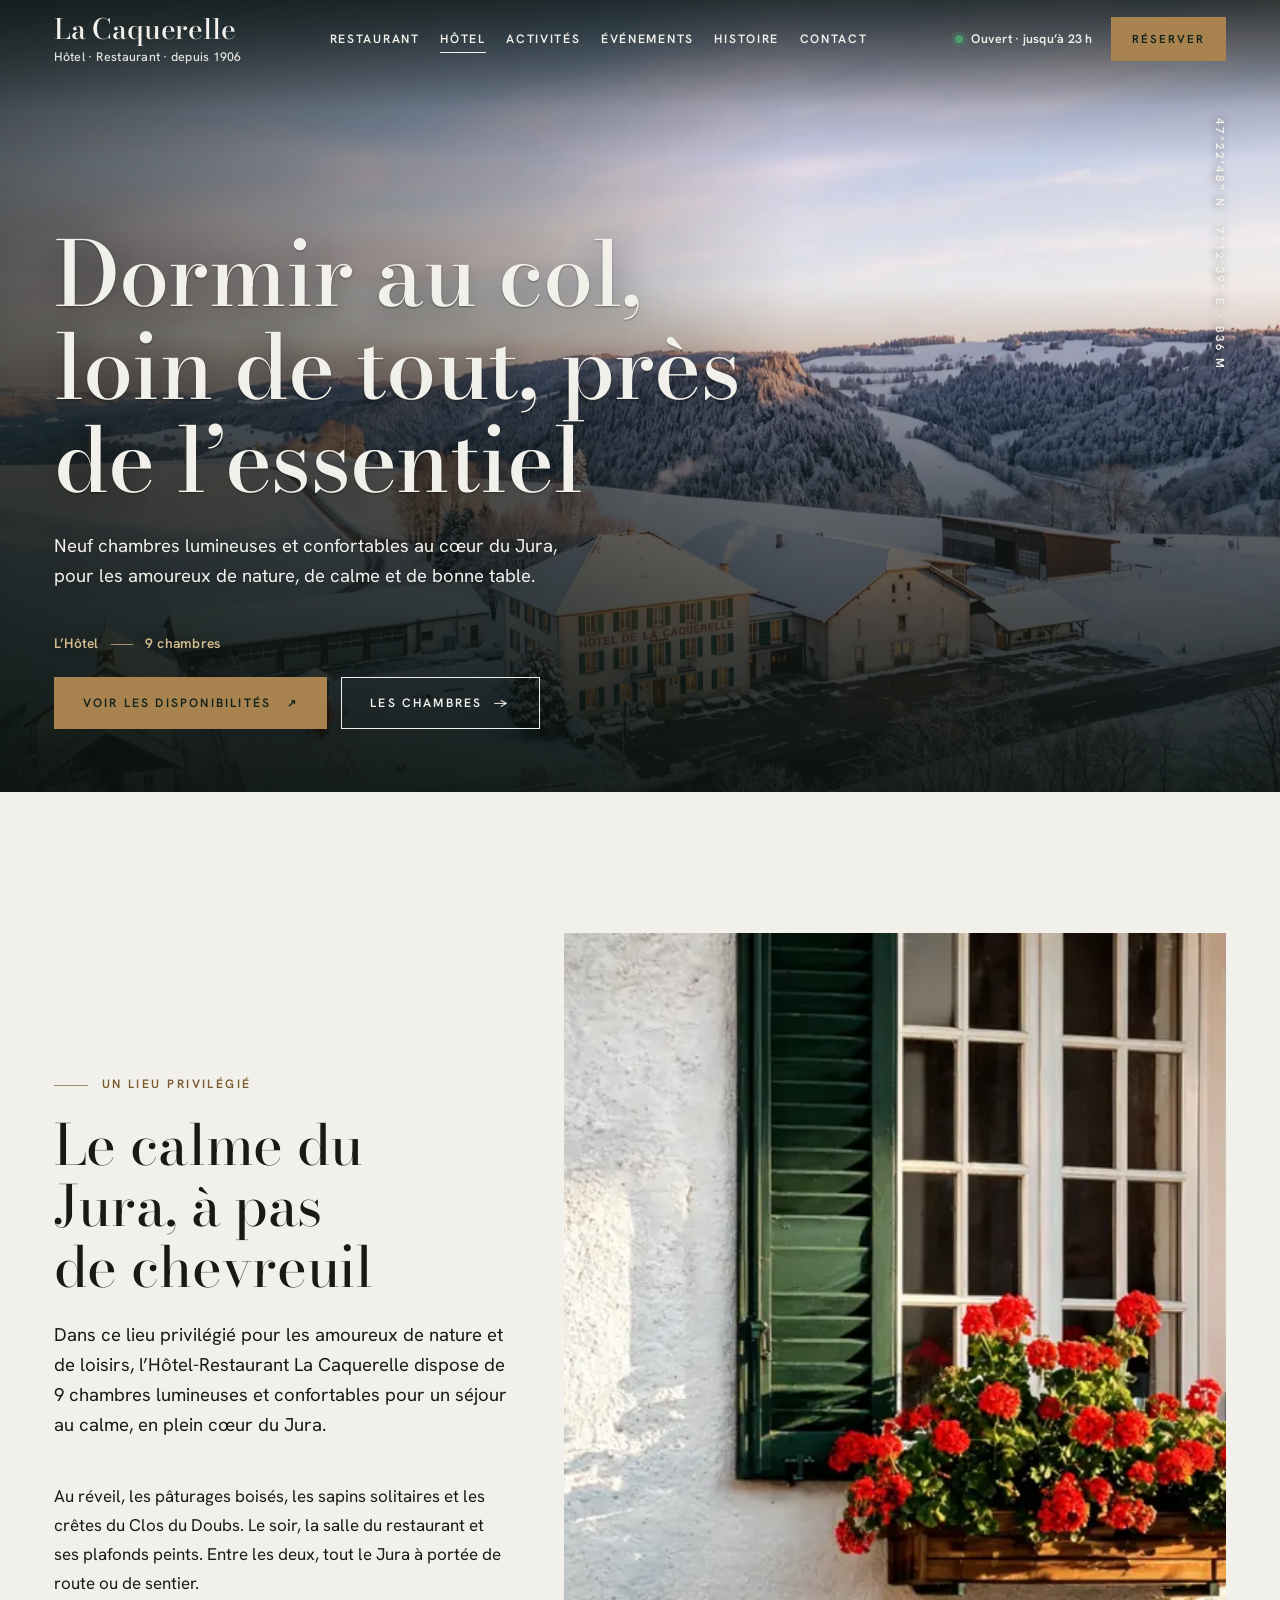
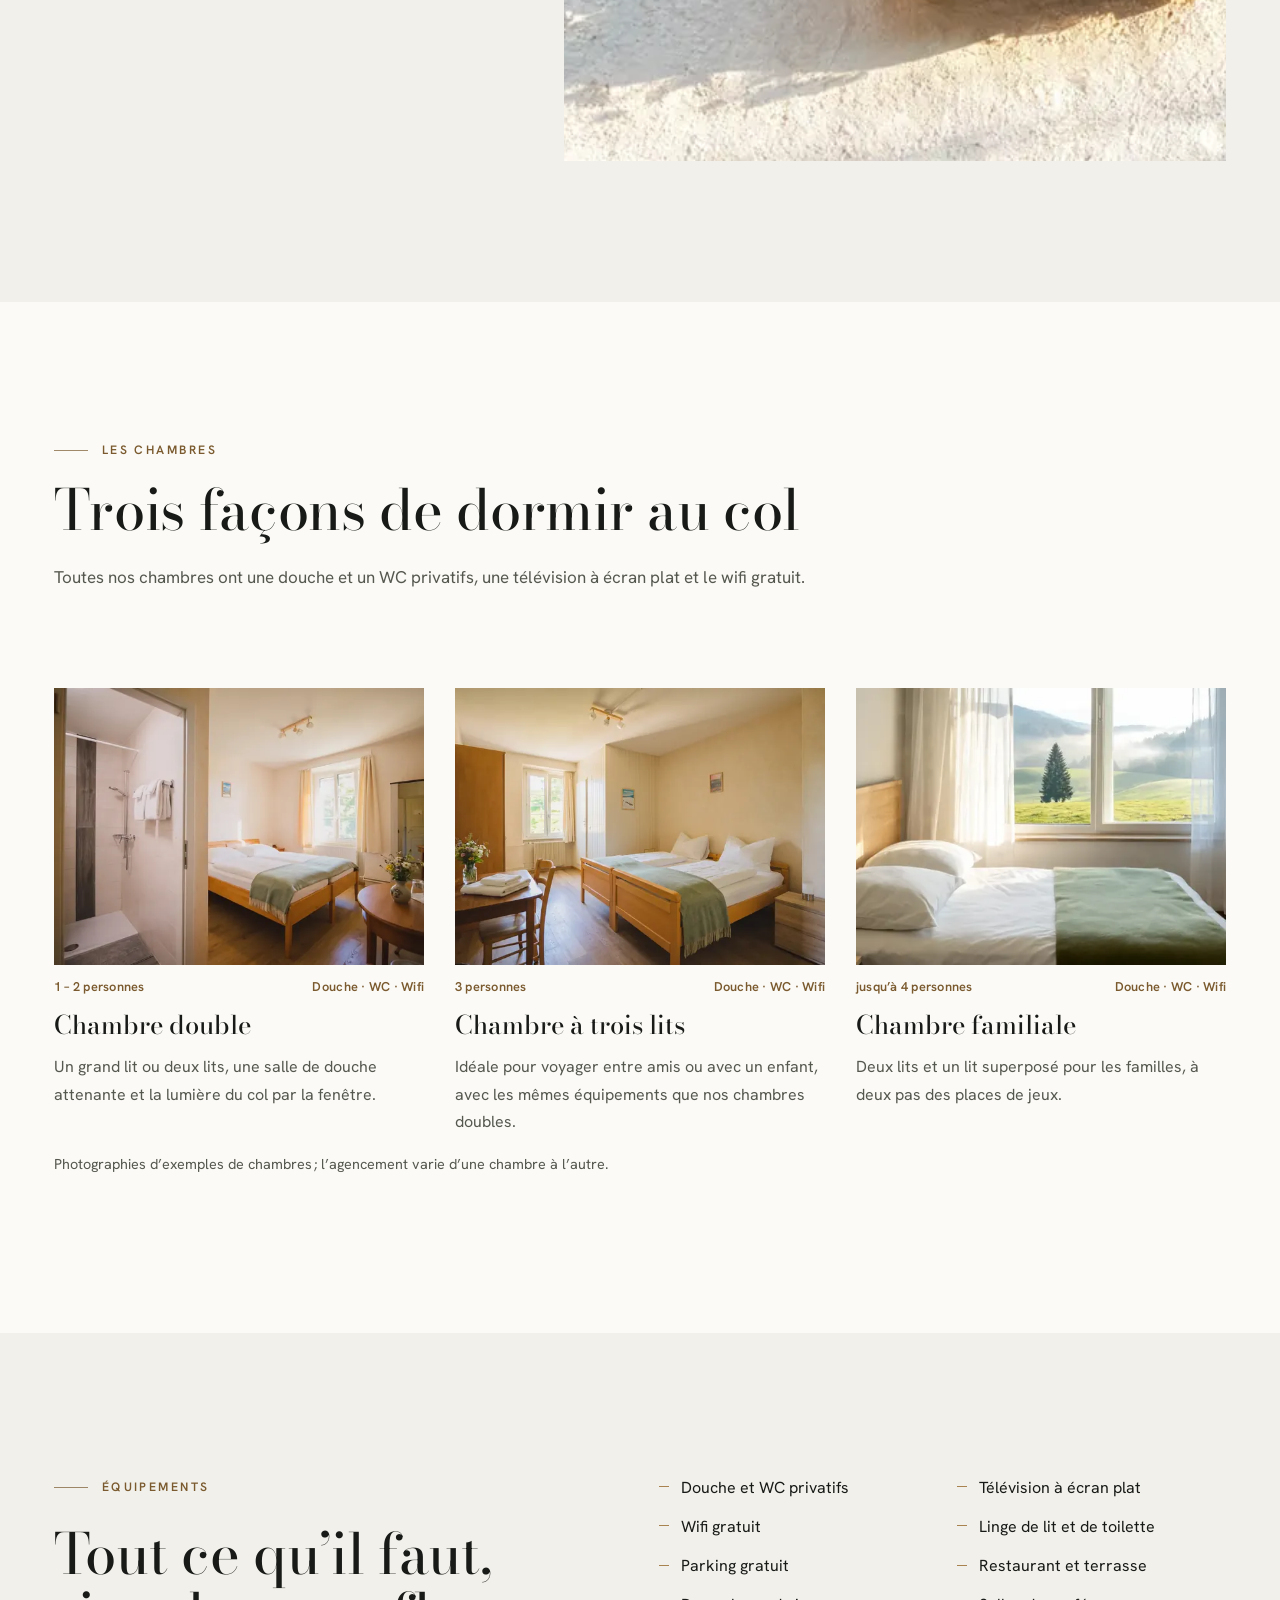
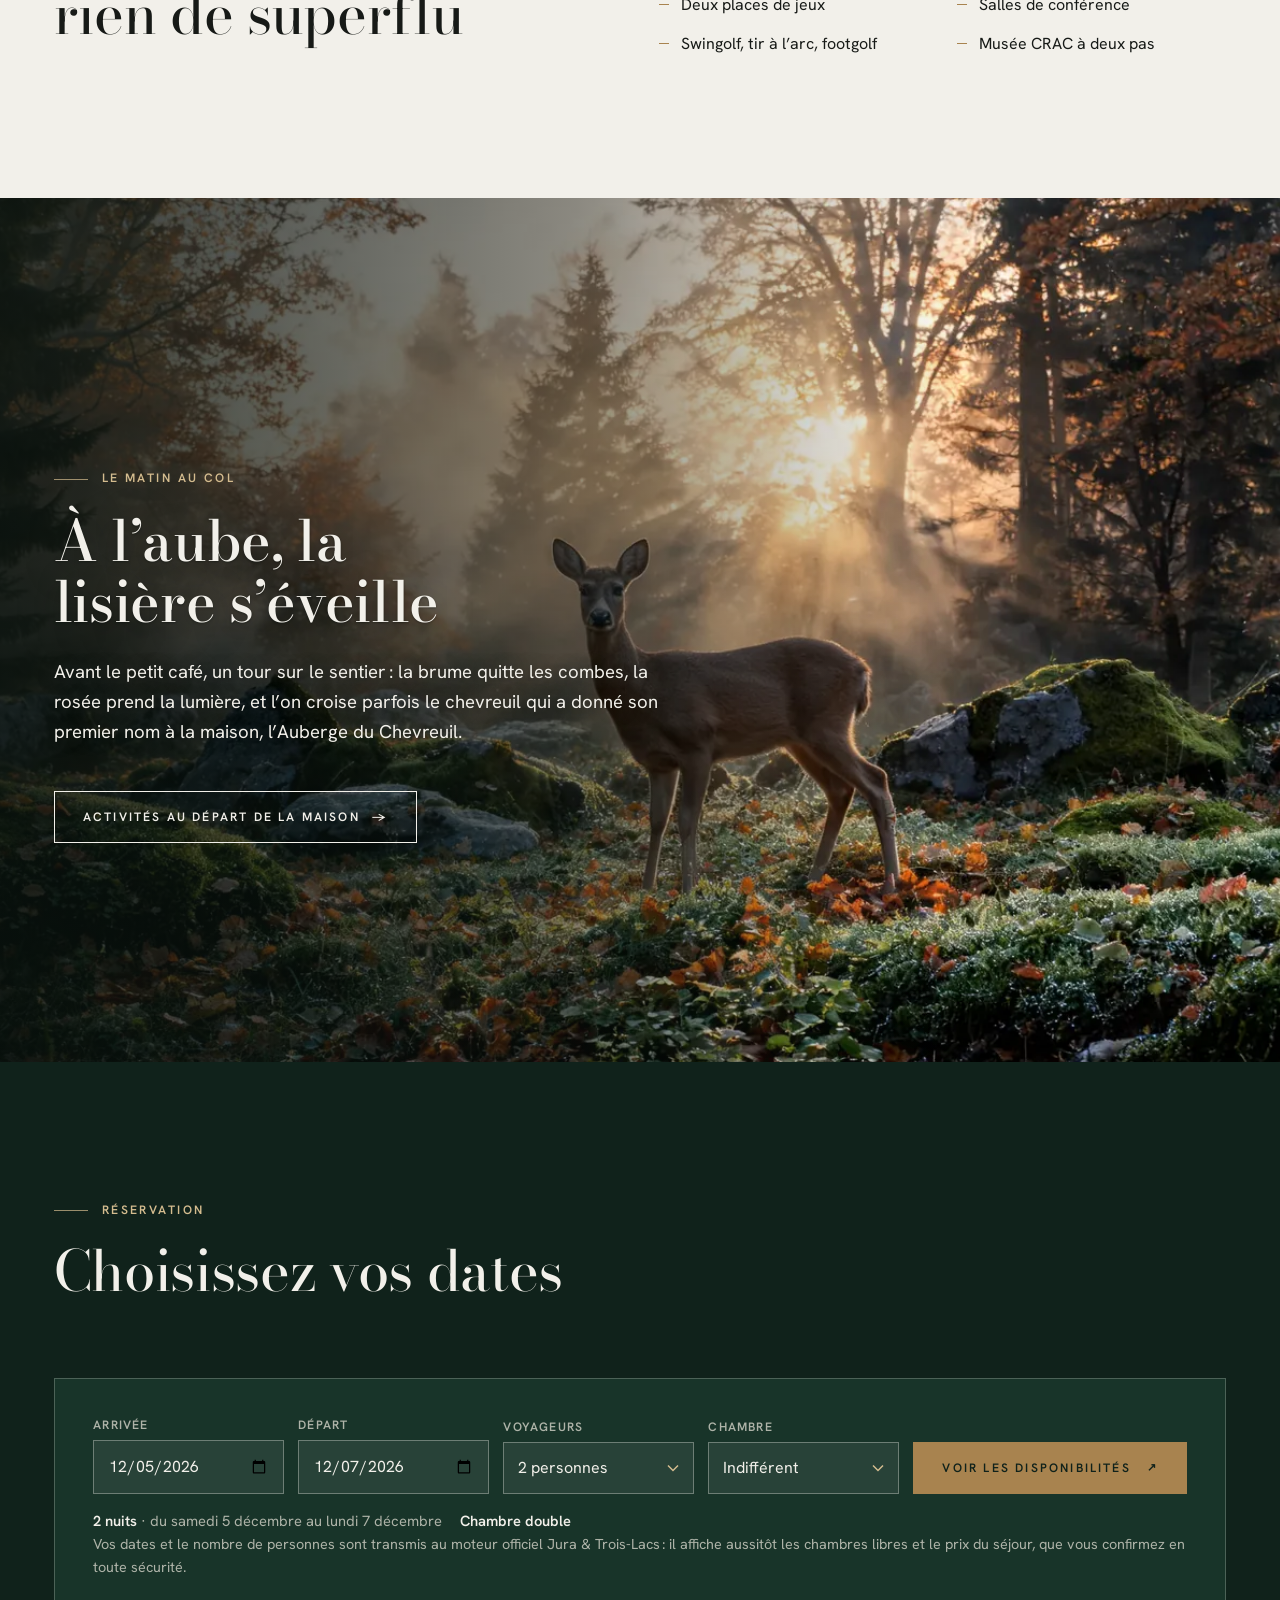
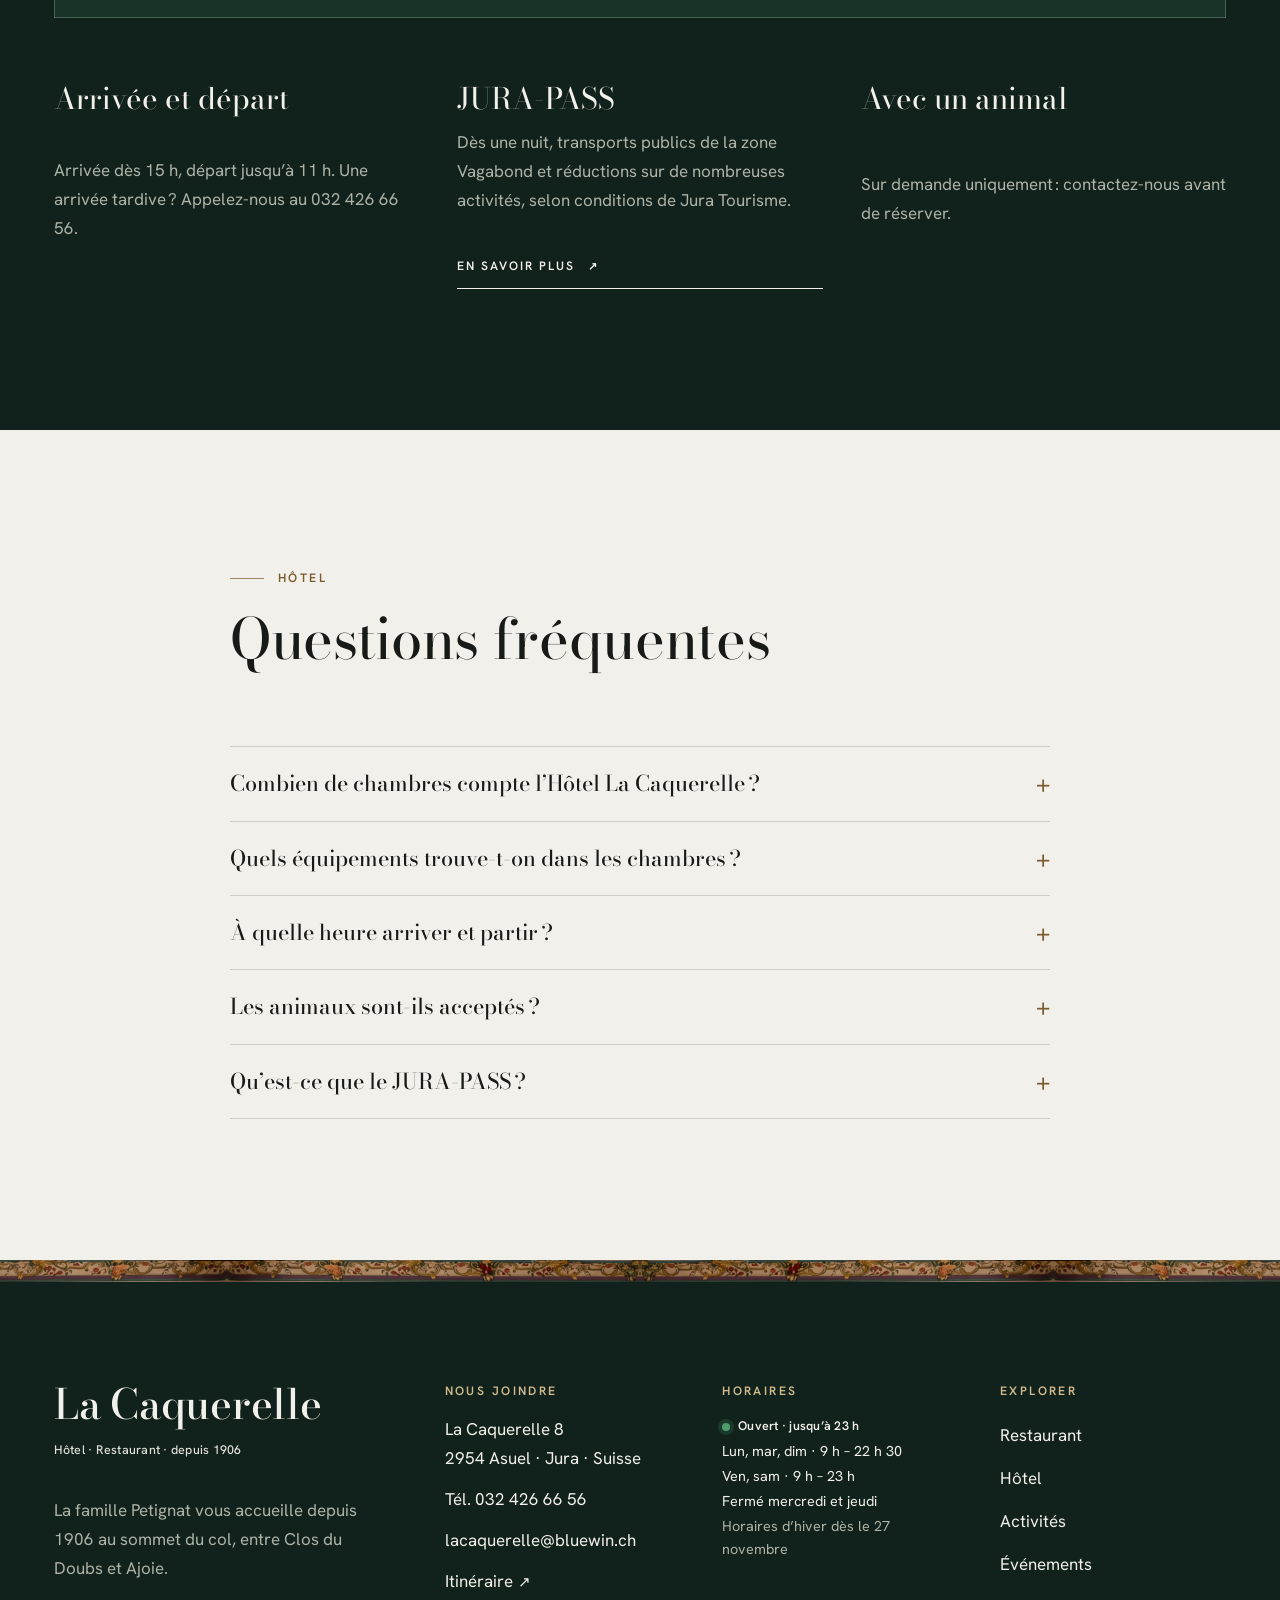
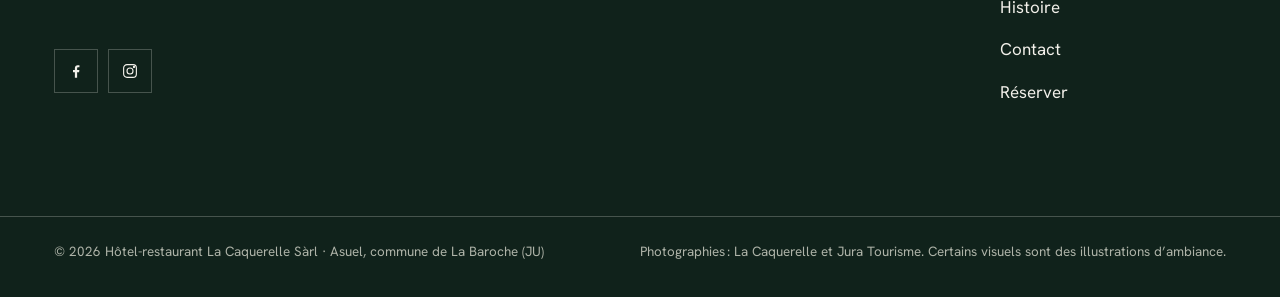
<file: hotel.html>
<!doctype html>
<html lang="fr-CH">
<head><meta name="googlebot" content="noindex, nofollow">
<meta charset="utf-8">
<meta name="viewport" content="width=device-width, initial-scale=1, viewport-fit=cover">
<title>Hôtel au calme dans le Jura suisse · 9 chambres | La Caquerelle</title>
<meta name="description" content="Hôtel La Caquerelle à Asuel (JU) : 9 chambres doubles, triples et familiales avec douche/WC, TV et wifi gratuit, parking gratuit, au col de La Caquerelle (836 m), à 10 min de Saint-Ursanne. JURA-PASS dès une nuit.">
<link rel="canonical" href="https://www.lacaquerelle.com/hotel.html">
<meta name="robots" content="noindex, nofollow, noarchive, nosnippet, noimageindex">
<meta name="theme-color" content="#10221B">
<meta property="og:type" content="website">
<meta property="og:locale" content="fr_CH">
<meta property="og:site_name" content="La Caquerelle">
<meta property="og:title" content="Hôtel au calme dans le Jura suisse · 9 chambres | La Caquerelle">
<meta property="og:description" content="Hôtel La Caquerelle à Asuel (JU) : 9 chambres doubles, triples et familiales avec douche/WC, TV et wifi gratuit, parking gratuit, au col de La Caquerelle (836 m), à 10 min de Saint-Ursanne. JURA-PASS dès une nuit.">
<meta property="og:url" content="https://www.lacaquerelle.com/hotel.html">
<meta property="og:image" content="https://www.lacaquerelle.com/img/aerien-hiver.webp">
<meta property="og:image:width" content="2400"><meta property="og:image:height" content="1600">
<meta name="twitter:card" content="summary_large_image">
<meta name="geo.region" content="CH-JU"><meta name="geo.placename" content="Asuel, La Caquerelle"><meta name="geo.position" content="47.379887;7.2109573"><meta name="ICBM" content="47.379887, 7.2109573">
<link rel="preconnect" href="https://fonts.googleapis.com"><link rel="preconnect" href="https://fonts.gstatic.com" crossorigin>
<link rel="stylesheet" href="https://fonts.googleapis.com/css2?family=Bodoni+Moda:opsz,wght@6..96,400..700&family=Hanken+Grotesk:wght@400;500;600&family=Pinyon+Script&display=swap">
<link rel="stylesheet" href="site.css?v=83eb4cdf84">
<link rel="preload" as="image" href="aerien-hiver.webp" imagesrcset="aerien-hiver-640.webp 640w, aerien-hiver-1024.webp 1024w, aerien-hiver-1600.webp 1600w, aerien-hiver.webp 2400w" imagesizes="100vw" fetchpriority="high">
<script type="application/ld+json">{"@context":"https://schema.org","@graph":[{"@type":"WebSite","@id":"https://www.lacaquerelle.com/#site","url":"https://www.lacaquerelle.com/","name":"La Caquerelle","inLanguage":"fr-CH","publisher":{"@id":"https://www.lacaquerelle.com/#hotel"}},{"@type":"Hotel","@id":"https://www.lacaquerelle.com/#hotel","name":"Hôtel-Restaurant La Caquerelle","alternateName":["La Caquerelle","Hôtel de La Caquerelle","Auberge du Chevreuil"],"description":"Hôtel-restaurant familial au col de La Caquerelle (836 m), à Asuel dans le canton du Jura (Suisse), tenu par la famille Petignat depuis 1906 : 9 chambres, cuisine régionale et gibier en saison, salles de banquet et de séminaire.","url":"https://www.lacaquerelle.com/","telephone":"+41 32 426 66 56","email":"lacaquerelle@bluewin.ch","foundingDate":"1906","address":{"@type":"PostalAddress","streetAddress":"La Caquerelle 8","postalCode":"2954","addressLocality":"Asuel","addressRegion":"JU","addressCountry":"CH"},"geo":{"@type":"GeoCoordinates","latitude":47.379887,"longitude":7.2109573,"elevation":"836"},"hasMap":"https://www.google.com/maps/search/?api=1&query=47.379887%2C7.2109573","image":["https://www.lacaquerelle.com/img/facade-bleue.webp","https://www.lacaquerelle.com/img/aerien-automne.webp"],"numberOfRooms":9,"checkinTime":"15:00","checkoutTime":"11:00","amenityFeature":[{"@type":"LocationFeatureSpecification","name":"Wifi gratuit","value":true},{"@type":"LocationFeatureSpecification","name":"Parking gratuit","value":true},{"@type":"LocationFeatureSpecification","name":"Restaurant","value":true},{"@type":"LocationFeatureSpecification","name":"Terrasse","value":true},{"@type":"LocationFeatureSpecification","name":"Salles de conférence","value":true},{"@type":"LocationFeatureSpecification","name":"Places de jeux","value":true},{"@type":"LocationFeatureSpecification","name":"Douche et WC privatifs","value":true},{"@type":"LocationFeatureSpecification","name":"Télévision à écran plat","value":true}],"containsPlace":{"@id":"https://www.lacaquerelle.com/#restaurant"},"potentialAction":{"@type":"ReserveAction","target":"https://booking.juratroislacs.ch/TDS00020010000457519/tbooking/?lang=fr","name":"Réserver une chambre"},"sameAs":["https://www.facebook.com/La-Caquerelle-248301128553307/","https://www.instagram.com/restaurant_lacaquerelle/","https://www.j3l.ch/fr/P46344","https://www.myswitzerland.com/fr-ch/experiences/food-wine/restaurant/hotel-restaurant-de-la-caquerelle-1/"],"areaServed":"Jura, Suisse","brand":{"@type":"Brand","name":"La Caquerelle"}},{"@type":"Restaurant","@id":"https://www.lacaquerelle.com/#restaurant","name":"Restaurant La Caquerelle","url":"https://www.lacaquerelle.com/restaurant.html","telephone":"+41 32 426 66 56","address":{"@type":"PostalAddress","streetAddress":"La Caquerelle 8","postalCode":"2954","addressLocality":"Asuel","addressRegion":"JU","addressCountry":"CH"},"geo":{"@type":"GeoCoordinates","latitude":47.379887,"longitude":7.2109573,"elevation":"836"},"servesCuisine":["Cuisine régionale jurassienne","Cuisine suisse","Gibier","Végétarien"],"priceRange":"CHF 23–52","acceptsReservations":"https://www.mylocalina.ch/widget/?id=2bb7ca5d-07d8-4615-83be-13c94adc9818","hasMenu":"https://www.lacaquerelle.com/restaurant.html#carte","openingHoursSpecification":[{"@type":"OpeningHoursSpecification","dayOfWeek":["Monday","Tuesday","Sunday"],"opens":"09:00","closes":"22:30","validFrom":"2026-04-02","validThrough":"2026-11-26"},{"@type":"OpeningHoursSpecification","dayOfWeek":["Friday","Saturday"],"opens":"09:00","closes":"23:00","validFrom":"2026-04-02","validThrough":"2026-11-26"},{"@type":"OpeningHoursSpecification","dayOfWeek":["Monday","Tuesday"],"opens":"09:00","closes":"14:30","validFrom":"2026-11-27","validThrough":"2027-03-31"},{"@type":"OpeningHoursSpecification","dayOfWeek":["Monday","Tuesday"],"opens":"18:00","closes":"22:30","validFrom":"2026-11-27","validThrough":"2027-03-31"},{"@type":"OpeningHoursSpecification","dayOfWeek":["Friday","Saturday"],"opens":"09:00","closes":"23:00","validFrom":"2026-11-27","validThrough":"2027-03-31"},{"@type":"OpeningHoursSpecification","dayOfWeek":["Sunday"],"opens":"09:00","closes":"15:00","validFrom":"2026-11-27","validThrough":"2027-03-31"},{"@type":"OpeningHoursSpecification","dayOfWeek":["Sunday"],"opens":"18:00","closes":"22:30","validFrom":"2026-11-27","validThrough":"2027-03-31"},{"@type":"OpeningHoursSpecification","opens":"00:00","closes":"00:00","validFrom":"2026-12-24","validThrough":"2026-12-26"}],"image":"https://www.lacaquerelle.com/img/salle-soir.webp","description":"Cuisine authentique et généreuse de tradition familiale : gibier en automne, mets au fromage, truites du Jura et produits d'artisans d'Ajoie. 80 couverts, une salle de 25 places et une terrasse ombragée.","potentialAction":{"@type":"ReserveAction","target":"https://www.mylocalina.ch/widget/?id=2bb7ca5d-07d8-4615-83be-13c94adc9818","name":"Réserver une table"}},{"@type":"FAQPage","mainEntity":[{"@type":"Question","name":"Combien de chambres compte l’Hôtel La Caquerelle ?","acceptedAnswer":{"@type":"Answer","text":"9 chambres : doubles (1 à 2 personnes), à trois lits et familiales (deux lits et un lit superposé, jusqu’à 4 personnes)."}},{"@type":"Question","name":"Quels équipements trouve-t-on dans les chambres ?","acceptedAnswer":{"@type":"Answer","text":"Douche et WC privatifs, télévision à écran plat, wifi gratuit, linge de lit et de toilette. Le parking est gratuit."}},{"@type":"Question","name":"À quelle heure arriver et partir ?","acceptedAnswer":{"@type":"Answer","text":"L’arrivée se fait en principe dès 15 h et le départ jusqu’à 11 h. Pour une arrivée tardive, prévenez-nous au 032 426 66 56."}},{"@type":"Question","name":"Les animaux sont-ils acceptés ?","acceptedAnswer":{"@type":"Answer","text":"Sur demande uniquement : contactez-nous avant de réserver pour vérifier ce qui est possible."}},{"@type":"Question","name":"Qu’est-ce que le JURA-PASS ?","acceptedAnswer":{"@type":"Answer","text":"Dès une nuit dans un hôtel du Jura, le JURA-PASS donne accès aux transports publics de la zone Vagabond et à des réductions sur de nombreuses activités, selon les conditions de Jura Tourisme."}}]},{"@type":"BreadcrumbList","itemListElement":[{"@type":"ListItem","position":1,"name":"Accueil","item":"https://www.lacaquerelle.com/"},{"@type":"ListItem","position":2,"name":"Hôtel","item":"https://www.lacaquerelle.com/hotel.html"}]}]}</script>
</head>
<body>
<a class="skip" href="#contenu">Aller au contenu</a>
<header class="site-header" data-header>
  <div class="site-header__inner">
    <a class="brand" href="./"><span class="brand__name">La Caquerelle</span><span class="brand__tag">Hôtel · Restaurant · depuis 1906</span></a>
    <nav class="nav" aria-label="Navigation principale"><ul><li><a href="restaurant.html">Restaurant</a></li><li><a href="hotel.html" aria-current="page">Hôtel</a></li><li><a href="activites.html">Activités</a></li><li><a href="evenements.html">Événements</a></li><li><a href="historique.html">Histoire</a></li><li><a href="contact.html">Contact</a></li></ul></nav>
    <div class="header-actions">
      <span class="open-pill" data-open-status>Horaires</span>
      <a class="btn btn--brass btn--sm" href="reserver.html">Réserver</a>
      <button class="burger" type="button" data-burger aria-expanded="false" aria-controls="menu" aria-label="Ouvrir le menu"><span></span></button>
    </div>
  </div>
</header>
<div class="menu-overlay" id="menu" role="dialog" aria-modal="true" aria-label="Menu du site" hidden>
  <div class="menu-overlay__top"><span class="brand"><span class="brand__name">La Caquerelle</span><span class="brand__tag">Hôtel · Restaurant · depuis 1906</span></span><button class="menu-close" type="button" data-close aria-label="Fermer le menu">×</button></div>
  <nav aria-label="Menu mobile"><ul><li><a href="./">Accueil</a></li><li><a href="restaurant.html">Restaurant</a></li><li><a href="hotel.html" aria-current="page">Hôtel</a></li><li><a href="activites.html">Activités</a></li><li><a href="evenements.html">Événements</a></li><li><a href="historique.html">Histoire</a></li><li><a href="contact.html">Contact</a></li><li><a href="reserver.html">Réserver</a></li></ul></nav>
  <p class="small">La Caquerelle 8 · 2954 Asuel · <span class="num">032 426 66 56</span></p>
</div>
<main id="contenu">

<section class="hero hero--page">
  <div class="hero__media"><img src="aerien-hiver-1024.webp" srcset="aerien-hiver-640.webp 640w, aerien-hiver-1024.webp 1024w, aerien-hiver-1600.webp 1600w, aerien-hiver.webp 2400w" sizes="100vw" alt="La Caquerelle sous la neige au coucher du soleil, fenêtres éclairées et sapins givrés" width="2400" height="1600" fetchpriority="high" decoding="async"></div>
  <span class="hero__coords" aria-hidden="true">47°22′48″ N · 7°12′39″ E · 836 m</span>
  <div class="hero__content">
    <h1 class="display h1">Dormir au col, loin de tout, près de l’essentiel</h1>
    <p class="lead">Neuf chambres lumineuses et confortables au cœur du Jura, pour les amoureux de nature, de calme et de bonne table.</p>
    <p class="hero__meta"><span>L’Hôtel</span><span>9 chambres</span></p>
    <div class="btn-row"><a class="btn btn--brass ext" href="https://booking.juratroislacs.ch/TDS00020010000457519/tbooking/?lang=fr" target="_blank" rel="noopener">Voir les disponibilités</a><a class="btn btn--light" href="#chambres">Les chambres <span class="arr" aria-hidden="true">→</span></a></div>
    
  </div>
</section>


<section class="section" aria-labelledby="h-intro">
  <div class="container split split--rev">
    <figure class="split__media"><img src="volets-1024.webp" srcset="volets-640.webp 640w, volets-1024.webp 1024w, volets.webp 1456w" sizes="(max-width: 900px) 100vw, 58vw" alt="Fenêtre aux volets verts et jardinière de géraniums rouges sur une façade blanchie à la chaux" width="1456" height="819" loading="lazy" decoding="async"></figure>
    <div class="split__text stack">
      <span class="eyebrow">Un lieu privilégié</span>
      <h2 class="h2" id="h-intro">Le calme du Jura, à pas de chevreuil</h2>
      <p class="lead">Dans ce lieu privilégié pour les amoureux de nature et de loisirs, l’Hôtel-Restaurant La Caquerelle dispose de 9 chambres lumineuses et confortables pour un séjour au calme, en plein cœur du Jura.</p>
      <p>Au réveil, les pâturages boisés, les sapins solitaires et les crêtes du Clos du Doubs. Le soir, la salle du restaurant et ses plafonds peints. Entre les deux, tout le Jura à portée de route ou de sentier.</p>
    </div>
  </div>
</section>

<section class="section section--paper" id="chambres" aria-labelledby="ch-t">
  <div class="container">
    <div class="section-head"><span class="eyebrow">Les chambres</span><h2 class="h2" id="ch-t">Trois façons de dormir au col</h2><p class="muted">Toutes nos chambres ont une douche et un WC privatifs, une télévision à écran plat et le wifi gratuit.</p></div>
    <div class="cards"><article class="card"><div class="card__img"><img src="chambre-douche-1024.webp" srcset="chambre-douche-640.webp 640w, chambre-douche-1024.webp 1024w, chambre-douche.webp 1344w" sizes="(max-width: 620px) 100vw, (max-width: 980px) 50vw, 400px" alt="Chambre double avec salle de douche, lit double en bois clair et plaid vert sauge" width="1344" height="896" loading="lazy" decoding="async"></div><div class="card__meta"><span>1 – 2 personnes</span><span>Douche · WC · Wifi</span></div><h3>Chambre double</h3><p>Un grand lit ou deux lits, une salle de douche attenante et la lumière du col par la fenêtre.</p></article><article class="card"><div class="card__img"><img src="chambre-double-1024.webp" srcset="chambre-double-640.webp 640w, chambre-double-1024.webp 1024w, chambre-double-1600.webp 1600w, chambre-double.webp 2400w" sizes="(max-width: 620px) 100vw, (max-width: 980px) 50vw, 400px" alt="Chambre aux lits jumeaux, table de bois et bouquet de fleurs des champs" width="2400" height="1600" loading="lazy" decoding="async"></div><div class="card__meta"><span>3 personnes</span><span>Douche · WC · Wifi</span></div><h3>Chambre à trois lits</h3><p>Idéale pour voyager entre amis ou avec un enfant, avec les mêmes équipements que nos chambres doubles.</p></article><article class="card"><div class="card__img"><img src="chambre-ambiance-1024.webp" srcset="chambre-ambiance-640.webp 640w, chambre-ambiance-1024.webp 1024w, chambre-ambiance.webp 1456w" sizes="(max-width: 620px) 100vw, (max-width: 980px) 50vw, 400px" alt="Lit blanc et plaid vert devant une fenêtre ouverte sur les pâturages et un sapin dans la brume" width="1456" height="819" loading="lazy" decoding="async"></div><div class="card__meta"><span>jusqu’à 4 personnes</span><span>Douche · WC · Wifi</span></div><h3>Chambre familiale</h3><p>Deux lits et un lit superposé pour les familles, à deux pas des places de jeux.</p></article></div>
    <p class="small muted mt-s">Photographies d’exemples de chambres ; l’agencement varie d’une chambre à l’autre.</p>
  </div>
</section>

<section class="section" aria-labelledby="eq-t">
  <div class="container grid-2">
    <div class="stack"><span class="eyebrow">Équipements</span><h2 class="h2" id="eq-t">Tout ce qu’il faut, rien de superflu</h2></div>
    <ul class="ticks" style="align-self:end"><li>Douche et WC privatifs</li><li>Télévision à écran plat</li><li>Wifi gratuit</li><li>Linge de lit et de toilette</li><li>Parking gratuit</li><li>Restaurant et terrasse</li><li>Deux places de jeux</li><li>Salles de conférence</li><li>Swingolf, tir à l’arc, footgolf</li><li>Musée CRAC à deux pas</li></ul>
  </div>
</section>

<section class="chapter chapter--left">
  <div class="chapter__media"><img src="chevreuil-1024.webp" srcset="chevreuil-640.webp 640w, chevreuil-1024.webp 1024w, chevreuil-1600.webp 1600w, chevreuil.webp 2400w" sizes="100vw" alt="Chevreuil à l’aube dans la forêt du col, lumière dorée et mousse couverte de rosée" width="2400" height="1350" loading="lazy" decoding="async"></div>
  <div class="chapter__content"><div class="inner">
    <span class="eyebrow">Le matin au col</span>
    <h2 class="h2">À l’aube, la lisière s’éveille</h2>
    <div class="lead"><p>Avant le petit café, un tour sur le sentier : la brume quitte les combes, la rosée prend la lumière, et l’on croise parfois le chevreuil qui a donné son premier nom à la maison, l’Auberge du Chevreuil.</p></div>
    <div class="btn-row on-dark"><a class="btn btn--light" href="activites.html">Activités au départ de la maison <span class="arr" aria-hidden="true">→</span></a></div>
  </div></div>
</section>

<section class="section section--dark on-dark" id="reserver" aria-labelledby="rv-t">
  <div class="container">
    <div class="section-head"><span class="eyebrow">Réservation</span><h2 class="h2" id="rv-t">Choisissez vos dates</h2></div>
    <div class="panel panel--dark"><form class="bk" data-room onsubmit="return false">
  <div class="bk-grid">
    <div class="field"><label for="ar-p">Arrivée</label><input id="ar-p" type="date" name="arrivee" required></div>
    <div class="field"><label for="de-p">Départ</label><input id="de-p" type="date" name="depart" required></div>
    <div class="field"><label for="pe-p">Voyageurs</label><select id="pe-p" name="personnes"><option value="1">1 personne</option><option value="2" selected>2 personnes</option><option value="3">3 personnes</option><option value="4">4 personnes</option><option value="5">5 personnes</option><option value="6">6 personnes</option></select></div>
    <div class="field"><label for="rt-p">Chambre</label><select id="rt-p" name="type"><option>Indifférent</option><option>Chambre double</option><option>Chambre à trois lits</option><option>Chambre familiale</option></select></div>
    <a class="btn btn--brass ext" href="https://booking.juratroislacs.ch/TDS00020010000457519/tbooking/?lang=fr" target="_blank" rel="noopener">Voir les disponibilités</a>
  </div>
  <p class="bk-recap" data-recap aria-live="polite"></p>
  <p class="small muted" style="margin:0">Vos dates et le nombre de personnes sont transmis au moteur officiel Jura &amp; Trois-Lacs : il affiche aussitôt les chambres libres et le prix du séjour, que vous confirmez en toute sécurité.</p>
</form></div>
    <div class="grid-3 mt-l">
      <div class="stack-sm"><h3 class="h3">Arrivée et départ</h3><p class="muted">Arrivée dès 15 h, départ jusqu’à 11 h. Une arrivée tardive ? Appelez-nous au <span class="num">032 426 66 56</span>.</p></div>
      <div class="stack-sm"><h3 class="h3">JURA-PASS</h3><p class="muted">Dès une nuit, transports publics de la zone Vagabond et réductions sur de nombreuses activités, selon conditions de Jura Tourisme.</p><a class="link ext" href="https://www.j3l.ch/en/Z10855/jura-pass" target="_blank" rel="noopener">En savoir plus</a></div>
      <div class="stack-sm"><h3 class="h3">Avec un animal</h3><p class="muted">Sur demande uniquement : contactez-nous avant de réserver.</p></div>
    </div>
  </div>
</section>

<section class="section" aria-labelledby="hfaq">
  <div class="container container--narrow"><div class="section-head"><span class="eyebrow">Hôtel</span><h2 class="h2" id="hfaq">Questions fréquentes</h2></div><div class="faq"><details><summary>Combien de chambres compte l’Hôtel La Caquerelle ?</summary><div class="a"><p>9 chambres : doubles (1 à 2 personnes), à trois lits et familiales (deux lits et un lit superposé, jusqu’à 4 personnes).</p></div></details><details><summary>Quels équipements trouve-t-on dans les chambres ?</summary><div class="a"><p>Douche et WC privatifs, télévision à écran plat, wifi gratuit, linge de lit et de toilette. Le parking est gratuit.</p></div></details><details><summary>À quelle heure arriver et partir ?</summary><div class="a"><p>L’arrivée se fait en principe dès 15 h et le départ jusqu’à 11 h. Pour une arrivée tardive, prévenez-nous au 032 426 66 56.</p></div></details><details><summary>Les animaux sont-ils acceptés ?</summary><div class="a"><p>Sur demande uniquement : contactez-nous avant de réserver pour vérifier ce qui est possible.</p></div></details><details><summary>Qu’est-ce que le JURA-PASS ?</summary><div class="a"><p>Dès une nuit dans un hôtel du Jura, le JURA-PASS donne accès aux transports publics de la zone Vagabond et à des réductions sur de nombreuses activités, selon les conditions de Jura Tourisme.</p></div></details></div></div>
</section>

</main>
<footer class="site-footer on-dark">
  <div class="frise" aria-hidden="true"></div>
  <div class="container footer-grid">
    <div class="footer-brand stack-sm">
      <span class="brand"><span class="brand__name">La Caquerelle</span><span class="brand__tag">Hôtel · Restaurant · depuis 1906</span></span>
      <p class="muted mt-s">La famille Petignat vous accueille depuis 1906 au sommet du col, entre Clos du Doubs et Ajoie.</p>
      <div class="socials"><a href="https://www.facebook.com/La-Caquerelle-248301128553307/" target="_blank" rel="noopener" aria-label="Facebook"><svg viewBox="0 0 24 24" fill="currentColor" aria-hidden="true"><path d="M13.5 21v-7.5h2.6l.4-3h-3V8.6c0-.9.3-1.5 1.5-1.5h1.6V4.4c-.3 0-1.2-.1-2.3-.1-2.3 0-3.8 1.4-3.8 3.9v2.3H8v3h2.5V21h3z"/></svg></a><a href="https://www.instagram.com/restaurant_lacaquerelle/" target="_blank" rel="noopener" aria-label="Instagram"><svg viewBox="0 0 24 24" fill="none" stroke="currentColor" stroke-width="1.5" aria-hidden="true"><rect x="3.5" y="3.5" width="17" height="17" rx="4.5"/><circle cx="12" cy="12" r="4"/><circle cx="17.3" cy="6.7" r=".8" fill="currentColor"/></svg></a></div>
    </div>
    <div>
      <h2>Nous joindre</h2>
      <address style="font-style:normal" class="stack-sm">
        <span>La Caquerelle 8<br>2954 Asuel · Jura · Suisse</span>
        <span class="num">Tél. 032 426 66 56</span>
        <span>lacaquerelle@bluewin.ch</span>
        <a class="ext" href="https://www.google.com/maps/search/?api=1&query=47.379887%2C7.2109573" target="_blank" rel="noopener">Itinéraire</a>
      </address>
    </div>
    <div>
      <h2>Horaires</h2>
      <ul class="small">
        <li><span class="open-pill" data-open-status>Horaires</span></li>
        <li>Lun, mar, dim · 9 h – 22 h 30</li>
        <li>Ven, sam · 9 h – 23 h</li>
        <li>Fermé mercredi et jeudi</li>
        <li class="muted">Horaires d’hiver dès le 27 novembre</li>
      </ul>
    </div>
    <div>
      <h2>Explorer</h2>
      <ul><li><a href="restaurant.html">Restaurant</a></li><li><a href="hotel.html">Hôtel</a></li><li><a href="activites.html">Activités</a></li><li><a href="evenements.html">Événements</a></li><li><a href="historique.html">Histoire</a></li><li><a href="contact.html">Contact</a></li><li><a href="reserver.html">Réserver</a></li></ul>
    </div>
  </div>
  <div class="container footer-bottom">
    <p>© 2026 Hôtel-restaurant La Caquerelle Sàrl · Asuel, commune de La Baroche (JU)</p>
    <p>Photographies : La Caquerelle et Jura Tourisme. Certains visuels sont des illustrations d’ambiance.</p>
  </div>
</footer>
<nav class="tabbar" aria-label="Navigation rapide">
  <a class="tabbar__i" href="./"><span class="tabbar__ic"><svg viewBox="0 0 24 24" fill="none" stroke="currentColor" stroke-width="1.6" stroke-linecap="round" stroke-linejoin="round" aria-hidden="true"><path d="M3.5 11.2 12 4l8.5 7.2"/><path d="M5.5 9.6V20h13V9.6"/><path d="M10 20v-5.2h4V20"/></svg></span><span class="tabbar__l">Accueil</span></a><a class="tabbar__i" href="restaurant.html"><span class="tabbar__ic"><svg viewBox="0 0 24 24" fill="none" stroke="currentColor" stroke-width="1.6" stroke-linecap="round" stroke-linejoin="round" aria-hidden="true"><path d="M3 17.5h18"/><path d="M5 17.5a7 7 0 0 1 14 0"/><path d="M12 10.5V8.6"/><circle cx="12" cy="7.4" r="1.1"/><path d="M6.5 20.5h11"/></svg></span><span class="tabbar__l">Restaurant</span></a><button class="tabbar__i tabbar__i--cta" type="button" data-sheet-open="sheet-book" aria-haspopup="dialog" aria-controls="sheet-book" aria-expanded="false"><span class="tabbar__ic"><svg viewBox="0 0 24 24" fill="none" stroke="currentColor" stroke-width="1.6" stroke-linecap="round" stroke-linejoin="round" aria-hidden="true"><rect x="3.5" y="5" width="17" height="15.5" rx="3"/><path d="M3.5 9.8h17M8 3v3.6M16 3v3.6"/><path d="m9.2 15 2 2 3.8-3.9"/></svg></span><span class="tabbar__l">Réserver</span></button><a class="tabbar__i" href="hotel.html" aria-current="page"><span class="tabbar__ic"><svg viewBox="0 0 24 24" fill="none" stroke="currentColor" stroke-width="1.6" stroke-linecap="round" stroke-linejoin="round" aria-hidden="true"><path d="M3 18.5V6.5M3 14h18v4.5M21 14v-2.2a3 3 0 0 0-3-3h-7.2V14"/><circle cx="7" cy="11" r="1.9"/></svg></span><span class="tabbar__l">Hôtel</span></a><button class="tabbar__i" type="button" data-sheet-open="sheet-plus" aria-haspopup="dialog" aria-controls="sheet-plus" aria-expanded="false"><span class="tabbar__ic"><svg viewBox="0 0 24 24" fill="none" stroke="currentColor" stroke-width="1.6" stroke-linecap="round" stroke-linejoin="round" aria-hidden="true"><rect x="4" y="4" width="6.6" height="6.6" rx="1.8"/><rect x="13.4" y="4" width="6.6" height="6.6" rx="1.8"/><rect x="4" y="13.4" width="6.6" height="6.6" rx="1.8"/><rect x="13.4" y="13.4" width="6.6" height="6.6" rx="1.8"/></svg></span><span class="tabbar__l">Plus</span></button>
</nav>
<dialog class="sheet" id="sheet-book" aria-labelledby="sb-title">
  <div class="sheet__head" data-sheet-drag><span class="sheet__grab" aria-hidden="true"></span><h2 class="sheet__t" id="sb-title">Réserver</h2><button class="sheet__x" type="button" data-sheet-close aria-label="Fermer"><svg viewBox="0 0 24 24" fill="none" stroke="currentColor" stroke-width="1.6" stroke-linecap="round" stroke-linejoin="round" aria-hidden="true"><path d="M6 6l12 12M18 6 6 18"/></svg></button></div>
  <div class="sheet__body">
    <div data-tabs>
      <div class="tabs" role="tablist" aria-label="Type de réservation">
        <button class="tab" role="tab" id="sb-t-ch" aria-selected="true" aria-controls="sb-p-ch" type="button">Chambre</button>
        <button class="tab" role="tab" id="sb-t-ta" aria-selected="false" aria-controls="sb-p-ta" tabindex="-1" type="button">Table</button>
        <button class="tab" role="tab" id="sb-t-ev" aria-selected="false" aria-controls="sb-p-ev" tabindex="-1" type="button">Événement</button>
      </div>
      <div class="tabpanel" role="tabpanel" id="sb-p-ch" aria-labelledby="sb-t-ch"><form class="bk" data-room onsubmit="return false">
  <div class="bk-grid bk-grid--3">
    <div class="field"><label for="ar-sb">Arrivée</label><input id="ar-sb" type="date" name="arrivee" required></div>
    <div class="field"><label for="de-sb">Départ</label><input id="de-sb" type="date" name="depart" required></div>
    <div class="field"><label for="pe-sb">Voyageurs</label><select id="pe-sb" name="personnes"><option value="1">1 personne</option><option value="2" selected>2 personnes</option><option value="3">3 personnes</option><option value="4">4 personnes</option><option value="5">5 personnes</option><option value="6">6 personnes</option></select></div>
    
    <a class="btn btn--brass ext" href="https://booking.juratroislacs.ch/TDS00020010000457519/tbooking/?lang=fr" target="_blank" rel="noopener">Voir les disponibilités</a>
  </div>
  <p class="bk-recap" data-recap aria-live="polite"></p>
  <p class="small muted" style="margin:0">Vos dates et le nombre de personnes sont transmis au moteur officiel Jura &amp; Trois-Lacs : il affiche aussitôt les chambres libres et le prix du séjour, que vous confirmez en toute sécurité.</p>
</form></div>
      <div class="tabpanel" role="tabpanel" id="sb-p-ta" aria-labelledby="sb-t-ta" hidden><form class="bk" data-table onsubmit="return false">
  <div class="bk-grid bk-grid--3">
    <div class="field"><label for="td-sb">Date</label><input id="td-sb" type="date" name="date" required></div>
    <div class="field"><label for="th-sb">Heure</label><select id="th-sb" name="heure"></select></div>
    <div class="field"><label for="tc-sb">Couverts</label><select id="tc-sb" name="couverts"><option value="1">1 couvert</option><option value="2" selected>2 couverts</option><option value="3">3 couverts</option><option value="4">4 couverts</option><option value="5">5 couverts</option><option value="6">6 couverts</option><option value="7">7 couverts</option><option value="8">8 couverts</option><option value="9">9 couverts</option><option value="10">10 couverts</option><option value="11">11 couverts</option><option value="12">12 couverts</option><option value="15">15 couverts</option><option value="20">20 couverts</option><option value="25">25 couverts</option><option value="30">30 couverts</option></select></div>
    <a class="btn btn--brass ext" href="https://www.mylocalina.ch/widget/?id=2bb7ca5d-07d8-4615-83be-13c94adc9818" target="_blank" rel="noopener">Réserver la table</a>
  </div>
  <p class="bk-recap" data-recap aria-live="polite"></p>
  <p class="small muted" style="margin:0">Confirmation immédiate sur notre système de réservation en ligne, ou par téléphone au <span class="num">032 426 66 56</span>.</p>
</form></div>
      <div class="tabpanel" role="tabpanel" id="sb-p-ev" aria-labelledby="sb-t-ev" hidden><div class="stack-sm"><p style="margin:0">Mariage, anniversaire, séminaire ou sortie de groupe : 80 couverts, une salle de 25 places et deux salles de conférence équipées.</p><a class="btn btn--brass" href="evenements.html#demande">Préparer ma demande</a><a class="btn" href="restaurant.html#groupes">Menus de groupe</a></div></div>
    </div>
    <a class="sheet__call" href="tel:+41324266656"><svg viewBox="0 0 24 24" fill="none" stroke="currentColor" stroke-width="1.6" stroke-linecap="round" stroke-linejoin="round" aria-hidden="true"><path d="M6.6 3.5h2.7l1.4 4-2.1 1.3a11 11 0 0 0 6.6 6.6l1.3-2.1 4 1.4v2.7a1.9 1.9 0 0 1-2 1.9A16.3 16.3 0 0 1 4.6 5.5a1.9 1.9 0 0 1 2-2z"/></svg><span>Une question ? <b class="num">032 426 66 56</b></span></a>
  </div>
</dialog>
<dialog class="sheet" id="sheet-plus" aria-labelledby="sp-title">
  <div class="sheet__head" data-sheet-drag><span class="sheet__grab" aria-hidden="true"></span><h2 class="sheet__t" id="sp-title">La maison</h2><button class="sheet__x" type="button" data-sheet-close aria-label="Fermer"><svg viewBox="0 0 24 24" fill="none" stroke="currentColor" stroke-width="1.6" stroke-linecap="round" stroke-linejoin="round" aria-hidden="true"><path d="M6 6l12 12M18 6 6 18"/></svg></button></div>
  <div class="sheet__body">
    <p class="sheet__status"><span class="open-pill" data-open-status>Horaires</span></p>
    <ul class="app-grid"><li><a class="app-tile" href="activites.html"><svg viewBox="0 0 24 24" fill="none" stroke="currentColor" stroke-width="1.6" stroke-linecap="round" stroke-linejoin="round" aria-hidden="true"><circle cx="12" cy="12" r="8.2"/><circle cx="12" cy="12" r="4.3"/><circle cx="12" cy="12" r=".9" fill="currentColor"/></svg><span>Activités</span></a></li><li><a class="app-tile" href="evenements.html"><svg viewBox="0 0 24 24" fill="none" stroke="currentColor" stroke-width="1.6" stroke-linecap="round" stroke-linejoin="round" aria-hidden="true"><path d="M8 3.5h8l-.6 5.4a3.4 3.4 0 0 1-6.8 0z"/><path d="M12 12.3v7.7M8.6 20.5h6.8"/></svg><span>Événements</span></a></li><li><a class="app-tile" href="historique.html"><svg viewBox="0 0 24 24" fill="none" stroke="currentColor" stroke-width="1.6" stroke-linecap="round" stroke-linejoin="round" aria-hidden="true"><path d="M12 6.6C10 5.1 7 4.6 4 5.1v13.2c3-.5 6 0 8 1.5 2-1.5 5-2 8-1.5V5.1c-3-.5-6 0-8 1.5z"/><path d="M12 6.6v13.2"/></svg><span>Histoire</span></a></li><li><a class="app-tile" href="contact.html"><svg viewBox="0 0 24 24" fill="none" stroke="currentColor" stroke-width="1.6" stroke-linecap="round" stroke-linejoin="round" aria-hidden="true"><path d="M12 21s-6.6-5.7-6.6-11.1a6.6 6.6 0 0 1 13.2 0C18.6 15.3 12 21 12 21z"/><circle cx="12" cy="9.9" r="2.3"/></svg><span>Contact</span></a></li><li><a class="app-tile" href="restaurant.html#carte"><svg viewBox="0 0 24 24" fill="none" stroke="currentColor" stroke-width="1.6" stroke-linecap="round" stroke-linejoin="round" aria-hidden="true"><rect x="5" y="3.5" width="14" height="17" rx="2.2"/><path d="M8.5 8h7M8.5 11.5h7M8.5 15h4.5"/></svg><span>La carte</span></a></li><li><a class="app-tile" href="contact.html#acces"><svg viewBox="0 0 24 24" fill="none" stroke="currentColor" stroke-width="1.6" stroke-linecap="round" stroke-linejoin="round" aria-hidden="true"><path d="m4 11 16-7-7 16-2.1-6.9z"/></svg><span>Accès</span></a></li></ul>
    <div class="quick">
      <a class="quick__i" href="tel:+41324266656"><svg viewBox="0 0 24 24" fill="none" stroke="currentColor" stroke-width="1.6" stroke-linecap="round" stroke-linejoin="round" aria-hidden="true"><path d="M6.6 3.5h2.7l1.4 4-2.1 1.3a11 11 0 0 0 6.6 6.6l1.3-2.1 4 1.4v2.7a1.9 1.9 0 0 1-2 1.9A16.3 16.3 0 0 1 4.6 5.5a1.9 1.9 0 0 1 2-2z"/></svg><span>Appeler</span></a>
      <a class="quick__i" href="https://www.google.com/maps/search/?api=1&query=47.379887%2C7.2109573" target="_blank" rel="noopener"><svg viewBox="0 0 24 24" fill="none" stroke="currentColor" stroke-width="1.6" stroke-linecap="round" stroke-linejoin="round" aria-hidden="true"><path d="m4 11 16-7-7 16-2.1-6.9z"/></svg><span>Itinéraire</span></a>
      <a class="quick__i" href="mailto:lacaquerelle@bluewin.ch"><svg viewBox="0 0 24 24" fill="none" stroke="currentColor" stroke-width="1.6" stroke-linecap="round" stroke-linejoin="round" aria-hidden="true"><rect x="3.5" y="5.5" width="17" height="13" rx="2.4"/><path d="m4.2 7.2 7.8 5.9 7.8-5.9"/></svg><span>E-mail</span></a>
    </div>
    <p class="sheet__foot">La Caquerelle 8 · 2954 Asuel · Jura suisse<br>Fermé le mercredi et le jeudi</p>
  </div>
</dialog>
<script src="site.js?v=5916410e0d" defer></script>
</body>
</html>
</file>
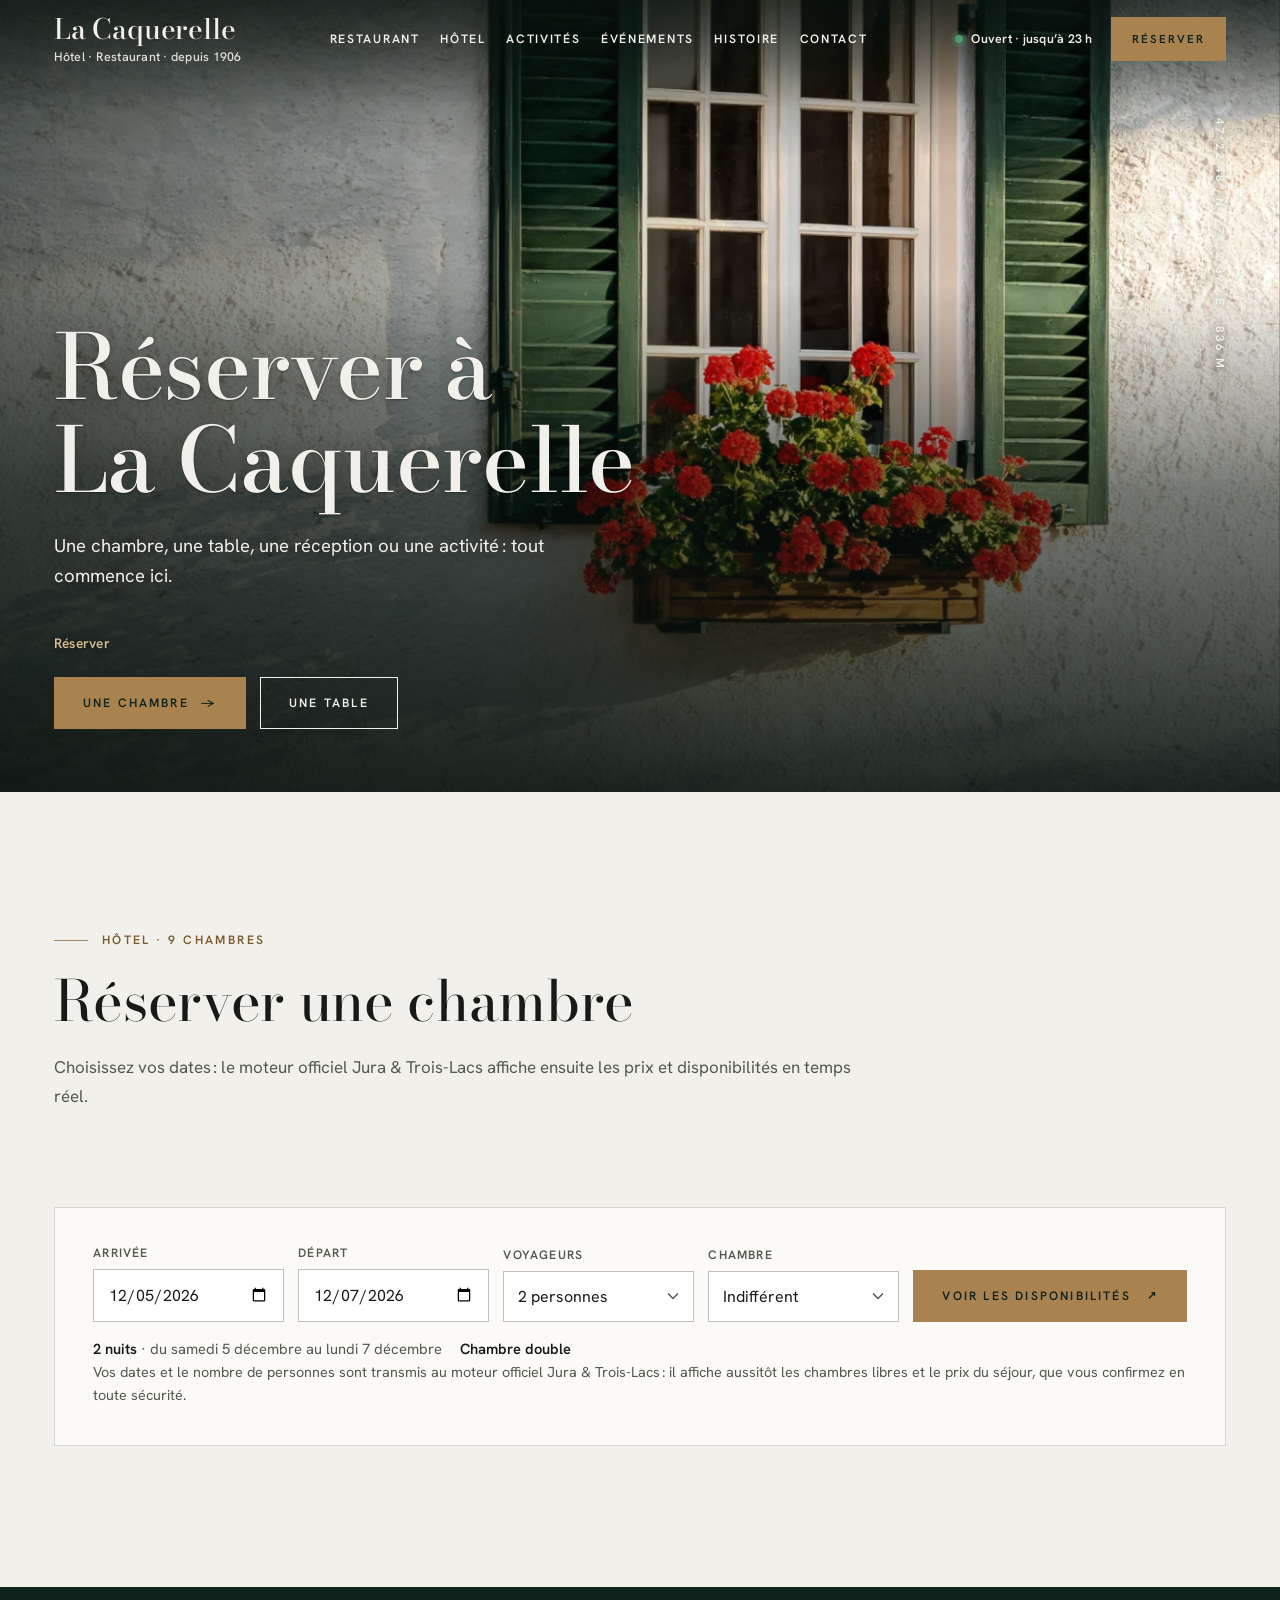
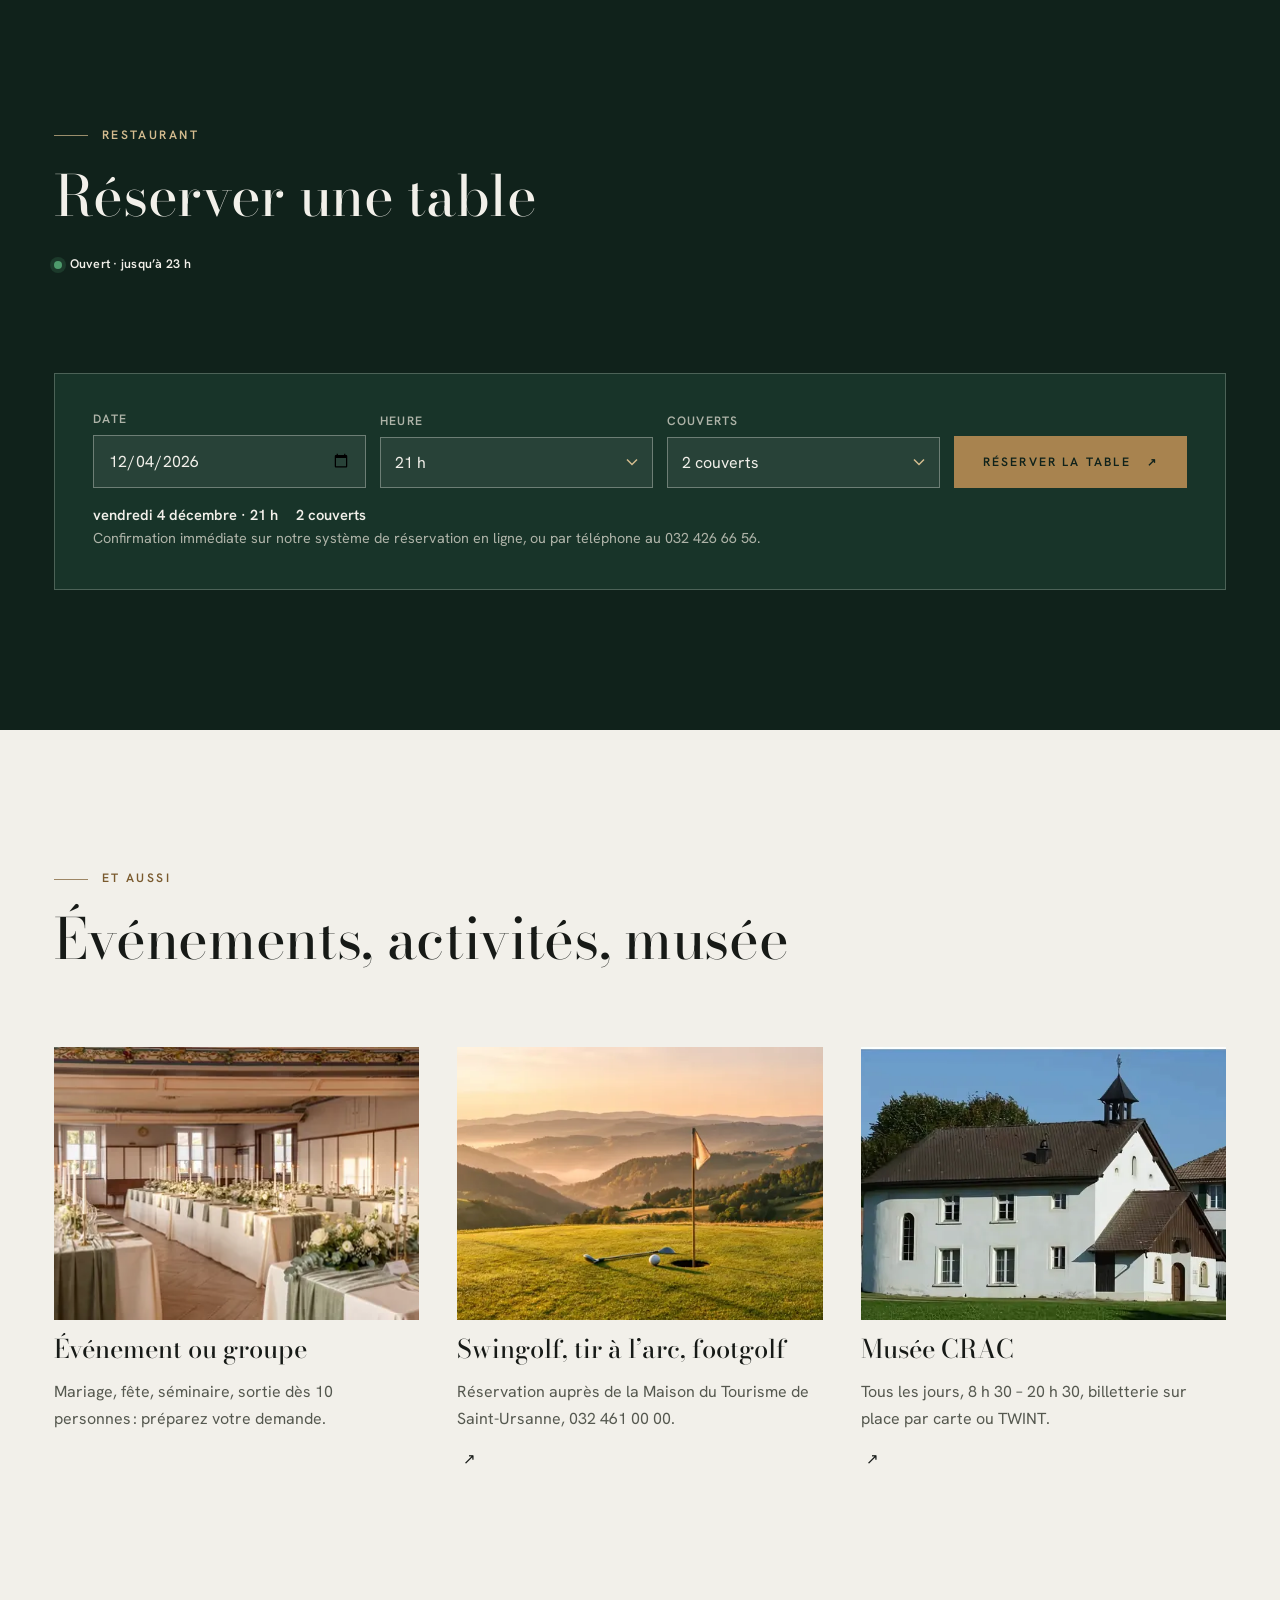
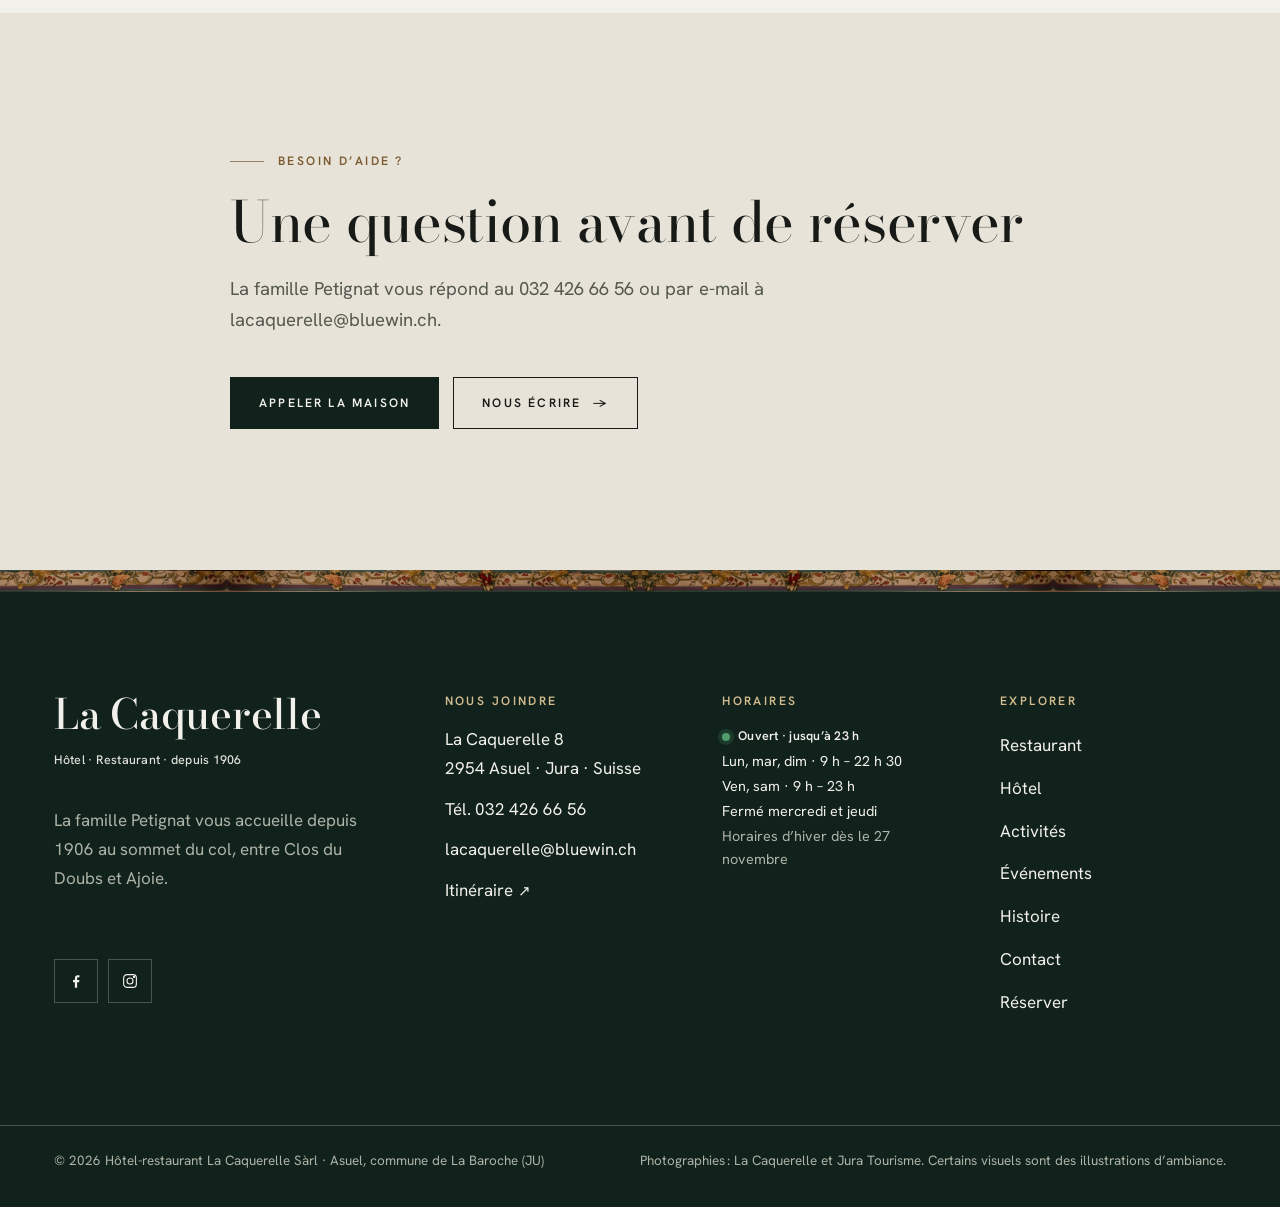
<file: reserver.html>
<!doctype html>
<html lang="fr-CH">
<head><meta name="googlebot" content="noindex, nofollow">
<meta charset="utf-8">
<meta name="viewport" content="width=device-width, initial-scale=1, viewport-fit=cover">
<title>Réserver une chambre ou une table | La Caquerelle, Jura</title>
<meta name="description" content="Réservez votre chambre (prix et disponibilités en temps réel) ou votre table au restaurant La Caquerelle, préparez une demande d’événement ou réservez swingolf, tir à l’arc et footgolf.">
<link rel="canonical" href="https://www.lacaquerelle.com/reserver.html">
<meta name="robots" content="noindex, nofollow, noarchive, nosnippet, noimageindex">
<meta name="theme-color" content="#10221B">
<meta property="og:type" content="website">
<meta property="og:locale" content="fr_CH">
<meta property="og:site_name" content="La Caquerelle">
<meta property="og:title" content="Réserver une chambre ou une table | La Caquerelle, Jura">
<meta property="og:description" content="Réservez votre chambre (prix et disponibilités en temps réel) ou votre table au restaurant La Caquerelle, préparez une demande d’événement ou réservez swingolf, tir à l’arc et footgolf.">
<meta property="og:url" content="https://www.lacaquerelle.com/reserver.html">
<meta property="og:image" content="https://www.lacaquerelle.com/img/volets.webp">
<meta property="og:image:width" content="1456"><meta property="og:image:height" content="819">
<meta name="twitter:card" content="summary_large_image">
<meta name="geo.region" content="CH-JU"><meta name="geo.placename" content="Asuel, La Caquerelle"><meta name="geo.position" content="47.379887;7.2109573"><meta name="ICBM" content="47.379887, 7.2109573">
<link rel="preconnect" href="https://fonts.googleapis.com"><link rel="preconnect" href="https://fonts.gstatic.com" crossorigin>
<link rel="stylesheet" href="https://fonts.googleapis.com/css2?family=Bodoni+Moda:opsz,wght@6..96,400..700&family=Hanken+Grotesk:wght@400;500;600&family=Pinyon+Script&display=swap">
<link rel="stylesheet" href="site.css?v=83eb4cdf84">
<link rel="preload" as="image" href="volets.webp" imagesrcset="volets-640.webp 640w, volets-1024.webp 1024w, volets.webp 1456w" imagesizes="100vw" fetchpriority="high">
<script type="application/ld+json">{"@context":"https://schema.org","@graph":[{"@type":"WebSite","@id":"https://www.lacaquerelle.com/#site","url":"https://www.lacaquerelle.com/","name":"La Caquerelle","inLanguage":"fr-CH","publisher":{"@id":"https://www.lacaquerelle.com/#hotel"}},{"@type":"Hotel","@id":"https://www.lacaquerelle.com/#hotel","name":"Hôtel-Restaurant La Caquerelle","alternateName":["La Caquerelle","Hôtel de La Caquerelle","Auberge du Chevreuil"],"description":"Hôtel-restaurant familial au col de La Caquerelle (836 m), à Asuel dans le canton du Jura (Suisse), tenu par la famille Petignat depuis 1906 : 9 chambres, cuisine régionale et gibier en saison, salles de banquet et de séminaire.","url":"https://www.lacaquerelle.com/","telephone":"+41 32 426 66 56","email":"lacaquerelle@bluewin.ch","foundingDate":"1906","address":{"@type":"PostalAddress","streetAddress":"La Caquerelle 8","postalCode":"2954","addressLocality":"Asuel","addressRegion":"JU","addressCountry":"CH"},"geo":{"@type":"GeoCoordinates","latitude":47.379887,"longitude":7.2109573,"elevation":"836"},"hasMap":"https://www.google.com/maps/search/?api=1&query=47.379887%2C7.2109573","image":["https://www.lacaquerelle.com/img/facade-bleue.webp","https://www.lacaquerelle.com/img/aerien-automne.webp"],"numberOfRooms":9,"checkinTime":"15:00","checkoutTime":"11:00","amenityFeature":[{"@type":"LocationFeatureSpecification","name":"Wifi gratuit","value":true},{"@type":"LocationFeatureSpecification","name":"Parking gratuit","value":true},{"@type":"LocationFeatureSpecification","name":"Restaurant","value":true},{"@type":"LocationFeatureSpecification","name":"Terrasse","value":true},{"@type":"LocationFeatureSpecification","name":"Salles de conférence","value":true},{"@type":"LocationFeatureSpecification","name":"Places de jeux","value":true},{"@type":"LocationFeatureSpecification","name":"Douche et WC privatifs","value":true},{"@type":"LocationFeatureSpecification","name":"Télévision à écran plat","value":true}],"containsPlace":{"@id":"https://www.lacaquerelle.com/#restaurant"},"potentialAction":{"@type":"ReserveAction","target":"https://booking.juratroislacs.ch/TDS00020010000457519/tbooking/?lang=fr","name":"Réserver une chambre"},"sameAs":["https://www.facebook.com/La-Caquerelle-248301128553307/","https://www.instagram.com/restaurant_lacaquerelle/","https://www.j3l.ch/fr/P46344","https://www.myswitzerland.com/fr-ch/experiences/food-wine/restaurant/hotel-restaurant-de-la-caquerelle-1/"],"areaServed":"Jura, Suisse","brand":{"@type":"Brand","name":"La Caquerelle"}},{"@type":"Restaurant","@id":"https://www.lacaquerelle.com/#restaurant","name":"Restaurant La Caquerelle","url":"https://www.lacaquerelle.com/restaurant.html","telephone":"+41 32 426 66 56","address":{"@type":"PostalAddress","streetAddress":"La Caquerelle 8","postalCode":"2954","addressLocality":"Asuel","addressRegion":"JU","addressCountry":"CH"},"geo":{"@type":"GeoCoordinates","latitude":47.379887,"longitude":7.2109573,"elevation":"836"},"servesCuisine":["Cuisine régionale jurassienne","Cuisine suisse","Gibier","Végétarien"],"priceRange":"CHF 23–52","acceptsReservations":"https://www.mylocalina.ch/widget/?id=2bb7ca5d-07d8-4615-83be-13c94adc9818","hasMenu":"https://www.lacaquerelle.com/restaurant.html#carte","openingHoursSpecification":[{"@type":"OpeningHoursSpecification","dayOfWeek":["Monday","Tuesday","Sunday"],"opens":"09:00","closes":"22:30","validFrom":"2026-04-02","validThrough":"2026-11-26"},{"@type":"OpeningHoursSpecification","dayOfWeek":["Friday","Saturday"],"opens":"09:00","closes":"23:00","validFrom":"2026-04-02","validThrough":"2026-11-26"},{"@type":"OpeningHoursSpecification","dayOfWeek":["Monday","Tuesday"],"opens":"09:00","closes":"14:30","validFrom":"2026-11-27","validThrough":"2027-03-31"},{"@type":"OpeningHoursSpecification","dayOfWeek":["Monday","Tuesday"],"opens":"18:00","closes":"22:30","validFrom":"2026-11-27","validThrough":"2027-03-31"},{"@type":"OpeningHoursSpecification","dayOfWeek":["Friday","Saturday"],"opens":"09:00","closes":"23:00","validFrom":"2026-11-27","validThrough":"2027-03-31"},{"@type":"OpeningHoursSpecification","dayOfWeek":["Sunday"],"opens":"09:00","closes":"15:00","validFrom":"2026-11-27","validThrough":"2027-03-31"},{"@type":"OpeningHoursSpecification","dayOfWeek":["Sunday"],"opens":"18:00","closes":"22:30","validFrom":"2026-11-27","validThrough":"2027-03-31"},{"@type":"OpeningHoursSpecification","opens":"00:00","closes":"00:00","validFrom":"2026-12-24","validThrough":"2026-12-26"}],"image":"https://www.lacaquerelle.com/img/salle-soir.webp","description":"Cuisine authentique et généreuse de tradition familiale : gibier en automne, mets au fromage, truites du Jura et produits d'artisans d'Ajoie. 80 couverts, une salle de 25 places et une terrasse ombragée.","potentialAction":{"@type":"ReserveAction","target":"https://www.mylocalina.ch/widget/?id=2bb7ca5d-07d8-4615-83be-13c94adc9818","name":"Réserver une table"}},{"@type":"BreadcrumbList","itemListElement":[{"@type":"ListItem","position":1,"name":"Accueil","item":"https://www.lacaquerelle.com/"},{"@type":"ListItem","position":2,"name":"Réserver","item":"https://www.lacaquerelle.com/reserver.html"}]}]}</script>
</head>
<body>
<a class="skip" href="#contenu">Aller au contenu</a>
<header class="site-header" data-header>
  <div class="site-header__inner">
    <a class="brand" href="./"><span class="brand__name">La Caquerelle</span><span class="brand__tag">Hôtel · Restaurant · depuis 1906</span></a>
    <nav class="nav" aria-label="Navigation principale"><ul><li><a href="restaurant.html">Restaurant</a></li><li><a href="hotel.html">Hôtel</a></li><li><a href="activites.html">Activités</a></li><li><a href="evenements.html">Événements</a></li><li><a href="historique.html">Histoire</a></li><li><a href="contact.html">Contact</a></li></ul></nav>
    <div class="header-actions">
      <span class="open-pill" data-open-status>Horaires</span>
      <a class="btn btn--brass btn--sm" href="reserver.html">Réserver</a>
      <button class="burger" type="button" data-burger aria-expanded="false" aria-controls="menu" aria-label="Ouvrir le menu"><span></span></button>
    </div>
  </div>
</header>
<div class="menu-overlay" id="menu" role="dialog" aria-modal="true" aria-label="Menu du site" hidden>
  <div class="menu-overlay__top"><span class="brand"><span class="brand__name">La Caquerelle</span><span class="brand__tag">Hôtel · Restaurant · depuis 1906</span></span><button class="menu-close" type="button" data-close aria-label="Fermer le menu">×</button></div>
  <nav aria-label="Menu mobile"><ul><li><a href="./">Accueil</a></li><li><a href="restaurant.html">Restaurant</a></li><li><a href="hotel.html">Hôtel</a></li><li><a href="activites.html">Activités</a></li><li><a href="evenements.html">Événements</a></li><li><a href="historique.html">Histoire</a></li><li><a href="contact.html">Contact</a></li><li><a href="reserver.html">Réserver</a></li></ul></nav>
  <p class="small">La Caquerelle 8 · 2954 Asuel · <span class="num">032 426 66 56</span></p>
</div>
<main id="contenu">

<section class="hero hero--page">
  <div class="hero__media"><img src="volets-1024.webp" srcset="volets-640.webp 640w, volets-1024.webp 1024w, volets.webp 1456w" sizes="100vw" alt="Fenêtre aux volets verts et géraniums rouges sur la façade blanche de La Caquerelle" width="1456" height="819" fetchpriority="high" decoding="async"></div>
  <span class="hero__coords" aria-hidden="true">47°22′48″ N · 7°12′39″ E · 836 m</span>
  <div class="hero__content">
    <h1 class="display h1">Réserver à La Caquerelle</h1>
    <p class="lead">Une chambre, une table, une réception ou une activité : tout commence ici.</p>
    <p class="hero__meta"><span>Réserver</span></p>
    <div class="btn-row"><a class="btn btn--brass" href="#chambre">Une chambre <span class="arr" aria-hidden="true">→</span></a><a class="btn btn--light" href="#table">Une table</a></div>
    
  </div>
</section>


<section class="section" id="chambre" aria-labelledby="r1">
  <div class="container">
    <div class="section-head"><span class="eyebrow">Hôtel · 9 chambres</span><h2 class="h2" id="r1">Réserver une chambre</h2><p class="muted">Choisissez vos dates : le moteur officiel Jura &amp; Trois-Lacs affiche ensuite les prix et disponibilités en temps réel.</p></div>
    <div class="panel"><form class="bk" data-room onsubmit="return false">
  <div class="bk-grid">
    <div class="field"><label for="ar-rv">Arrivée</label><input id="ar-rv" type="date" name="arrivee" required></div>
    <div class="field"><label for="de-rv">Départ</label><input id="de-rv" type="date" name="depart" required></div>
    <div class="field"><label for="pe-rv">Voyageurs</label><select id="pe-rv" name="personnes"><option value="1">1 personne</option><option value="2" selected>2 personnes</option><option value="3">3 personnes</option><option value="4">4 personnes</option><option value="5">5 personnes</option><option value="6">6 personnes</option></select></div>
    <div class="field"><label for="rt-rv">Chambre</label><select id="rt-rv" name="type"><option>Indifférent</option><option>Chambre double</option><option>Chambre à trois lits</option><option>Chambre familiale</option></select></div>
    <a class="btn btn--brass ext" href="https://booking.juratroislacs.ch/TDS00020010000457519/tbooking/?lang=fr" target="_blank" rel="noopener">Voir les disponibilités</a>
  </div>
  <p class="bk-recap" data-recap aria-live="polite"></p>
  <p class="small muted" style="margin:0">Vos dates et le nombre de personnes sont transmis au moteur officiel Jura &amp; Trois-Lacs : il affiche aussitôt les chambres libres et le prix du séjour, que vous confirmez en toute sécurité.</p>
</form></div>
  </div>
</section>

<section class="section section--dark on-dark" id="table" aria-labelledby="r2">
  <div class="container">
    <div class="section-head"><span class="eyebrow">Restaurant</span><h2 class="h2" id="r2">Réserver une table</h2><p><span class="open-pill" data-open-status>Horaires</span></p></div>
    <div class="panel panel--dark"><form class="bk" data-table onsubmit="return false">
  <div class="bk-grid bk-grid--3">
    <div class="field"><label for="td-rv">Date</label><input id="td-rv" type="date" name="date" required></div>
    <div class="field"><label for="th-rv">Heure</label><select id="th-rv" name="heure"></select></div>
    <div class="field"><label for="tc-rv">Couverts</label><select id="tc-rv" name="couverts"><option value="1">1 couvert</option><option value="2" selected>2 couverts</option><option value="3">3 couverts</option><option value="4">4 couverts</option><option value="5">5 couverts</option><option value="6">6 couverts</option><option value="7">7 couverts</option><option value="8">8 couverts</option><option value="9">9 couverts</option><option value="10">10 couverts</option><option value="11">11 couverts</option><option value="12">12 couverts</option><option value="15">15 couverts</option><option value="20">20 couverts</option><option value="25">25 couverts</option><option value="30">30 couverts</option></select></div>
    <a class="btn btn--brass ext" href="https://www.mylocalina.ch/widget/?id=2bb7ca5d-07d8-4615-83be-13c94adc9818" target="_blank" rel="noopener">Réserver la table</a>
  </div>
  <p class="bk-recap" data-recap aria-live="polite"></p>
  <p class="small muted" style="margin:0">Confirmation immédiate sur notre système de réservation en ligne, ou par téléphone au <span class="num">032 426 66 56</span>.</p>
</form></div>
  </div>
</section>

<section class="section" aria-labelledby="r3">
  <div class="container">
    <div class="section-head"><span class="eyebrow">Et aussi</span><h2 class="h2" id="r3">Événements, activités, musée</h2></div>
    <div class="grid-3">
      <a class="card" href="evenements.html#demande"><div class="card__img"><img src="banquet-1024.webp" srcset="banquet-640.webp 640w, banquet-1024.webp 1024w, banquet-1600.webp 1600w, banquet.webp 2400w" sizes="(max-width: 620px) 100vw, (max-width: 980px) 50vw, 400px" alt="Grande salle dressée pour un banquet" width="2400" height="1015" loading="lazy" decoding="async"></div><h3>Événement ou groupe</h3><p>Mariage, fête, séminaire, sortie dès 10 personnes : préparez votre demande.</p></a>
      <a class="card ext" href="https://maisondutourisme.ch/fr/reservation" target="_blank" rel="noopener"><div class="card__img"><img src="swingolf-1024.webp" srcset="swingolf-640.webp 640w, swingolf-1024.webp 1024w, swingolf.webp 1456w" sizes="(max-width: 620px) 100vw, (max-width: 980px) 50vw, 400px" alt="Parcours de swingolf au coucher du soleil" width="1456" height="819" loading="lazy" decoding="async"></div><h3>Swingolf, tir à l’arc, footgolf</h3><p>Réservation auprès de la Maison du Tourisme de Saint-Ursanne, 032 461 00 00.</p></a>
      <a class="card ext" href="https://www.musee-crac.ch/" target="_blank" rel="noopener"><div class="card__img"><img src="photo-chapelle-1024.webp" srcset="photo-chapelle-640.webp 640w, photo-chapelle-1024.webp 1024w, photo-chapelle.webp 1307w" sizes="(max-width: 620px) 100vw, (max-width: 980px) 50vw, 400px" alt="L’ancienne chapelle, aujourd’hui Musée CRAC" width="1307" height="924" loading="lazy" decoding="async"></div><h3>Musée CRAC</h3><p>Tous les jours, 8 h 30 – 20 h 30, billetterie sur place par carte ou TWINT.</p></a>
    </div>
  </div>
</section>

<section class="section section--deep" aria-labelledby="r4">
  <div class="container container--narrow stack">
    <span class="eyebrow">Besoin d’aide ?</span><h2 class="h2" id="r4">Une question avant de réserver</h2>
    <p class="lead muted">La famille Petignat vous répond au <span class="num">032 426 66 56</span> ou par e-mail à lacaquerelle@bluewin.ch.</p>
    <div class="btn-row"><a class="btn btn--solid" href="tel:+41324266656">Appeler la maison</a><a class="btn" href="contact.html#ecrire">Nous écrire <span class="arr" aria-hidden="true">→</span></a></div>
  </div>
</section>

</main>
<footer class="site-footer on-dark">
  <div class="frise" aria-hidden="true"></div>
  <div class="container footer-grid">
    <div class="footer-brand stack-sm">
      <span class="brand"><span class="brand__name">La Caquerelle</span><span class="brand__tag">Hôtel · Restaurant · depuis 1906</span></span>
      <p class="muted mt-s">La famille Petignat vous accueille depuis 1906 au sommet du col, entre Clos du Doubs et Ajoie.</p>
      <div class="socials"><a href="https://www.facebook.com/La-Caquerelle-248301128553307/" target="_blank" rel="noopener" aria-label="Facebook"><svg viewBox="0 0 24 24" fill="currentColor" aria-hidden="true"><path d="M13.5 21v-7.5h2.6l.4-3h-3V8.6c0-.9.3-1.5 1.5-1.5h1.6V4.4c-.3 0-1.2-.1-2.3-.1-2.3 0-3.8 1.4-3.8 3.9v2.3H8v3h2.5V21h3z"/></svg></a><a href="https://www.instagram.com/restaurant_lacaquerelle/" target="_blank" rel="noopener" aria-label="Instagram"><svg viewBox="0 0 24 24" fill="none" stroke="currentColor" stroke-width="1.5" aria-hidden="true"><rect x="3.5" y="3.5" width="17" height="17" rx="4.5"/><circle cx="12" cy="12" r="4"/><circle cx="17.3" cy="6.7" r=".8" fill="currentColor"/></svg></a></div>
    </div>
    <div>
      <h2>Nous joindre</h2>
      <address style="font-style:normal" class="stack-sm">
        <span>La Caquerelle 8<br>2954 Asuel · Jura · Suisse</span>
        <span class="num">Tél. 032 426 66 56</span>
        <span>lacaquerelle@bluewin.ch</span>
        <a class="ext" href="https://www.google.com/maps/search/?api=1&query=47.379887%2C7.2109573" target="_blank" rel="noopener">Itinéraire</a>
      </address>
    </div>
    <div>
      <h2>Horaires</h2>
      <ul class="small">
        <li><span class="open-pill" data-open-status>Horaires</span></li>
        <li>Lun, mar, dim · 9 h – 22 h 30</li>
        <li>Ven, sam · 9 h – 23 h</li>
        <li>Fermé mercredi et jeudi</li>
        <li class="muted">Horaires d’hiver dès le 27 novembre</li>
      </ul>
    </div>
    <div>
      <h2>Explorer</h2>
      <ul><li><a href="restaurant.html">Restaurant</a></li><li><a href="hotel.html">Hôtel</a></li><li><a href="activites.html">Activités</a></li><li><a href="evenements.html">Événements</a></li><li><a href="historique.html">Histoire</a></li><li><a href="contact.html">Contact</a></li><li><a href="reserver.html">Réserver</a></li></ul>
    </div>
  </div>
  <div class="container footer-bottom">
    <p>© 2026 Hôtel-restaurant La Caquerelle Sàrl · Asuel, commune de La Baroche (JU)</p>
    <p>Photographies : La Caquerelle et Jura Tourisme. Certains visuels sont des illustrations d’ambiance.</p>
  </div>
</footer>
<nav class="tabbar" aria-label="Navigation rapide">
  <a class="tabbar__i" href="./"><span class="tabbar__ic"><svg viewBox="0 0 24 24" fill="none" stroke="currentColor" stroke-width="1.6" stroke-linecap="round" stroke-linejoin="round" aria-hidden="true"><path d="M3.5 11.2 12 4l8.5 7.2"/><path d="M5.5 9.6V20h13V9.6"/><path d="M10 20v-5.2h4V20"/></svg></span><span class="tabbar__l">Accueil</span></a><a class="tabbar__i" href="restaurant.html"><span class="tabbar__ic"><svg viewBox="0 0 24 24" fill="none" stroke="currentColor" stroke-width="1.6" stroke-linecap="round" stroke-linejoin="round" aria-hidden="true"><path d="M3 17.5h18"/><path d="M5 17.5a7 7 0 0 1 14 0"/><path d="M12 10.5V8.6"/><circle cx="12" cy="7.4" r="1.1"/><path d="M6.5 20.5h11"/></svg></span><span class="tabbar__l">Restaurant</span></a><button class="tabbar__i tabbar__i--cta" type="button" data-sheet-open="sheet-book" aria-haspopup="dialog" aria-controls="sheet-book" aria-expanded="false"><span class="tabbar__ic"><svg viewBox="0 0 24 24" fill="none" stroke="currentColor" stroke-width="1.6" stroke-linecap="round" stroke-linejoin="round" aria-hidden="true"><rect x="3.5" y="5" width="17" height="15.5" rx="3"/><path d="M3.5 9.8h17M8 3v3.6M16 3v3.6"/><path d="m9.2 15 2 2 3.8-3.9"/></svg></span><span class="tabbar__l">Réserver</span></button><a class="tabbar__i" href="hotel.html"><span class="tabbar__ic"><svg viewBox="0 0 24 24" fill="none" stroke="currentColor" stroke-width="1.6" stroke-linecap="round" stroke-linejoin="round" aria-hidden="true"><path d="M3 18.5V6.5M3 14h18v4.5M21 14v-2.2a3 3 0 0 0-3-3h-7.2V14"/><circle cx="7" cy="11" r="1.9"/></svg></span><span class="tabbar__l">Hôtel</span></a><button class="tabbar__i" type="button" data-sheet-open="sheet-plus" aria-haspopup="dialog" aria-controls="sheet-plus" aria-expanded="false"><span class="tabbar__ic"><svg viewBox="0 0 24 24" fill="none" stroke="currentColor" stroke-width="1.6" stroke-linecap="round" stroke-linejoin="round" aria-hidden="true"><rect x="4" y="4" width="6.6" height="6.6" rx="1.8"/><rect x="13.4" y="4" width="6.6" height="6.6" rx="1.8"/><rect x="4" y="13.4" width="6.6" height="6.6" rx="1.8"/><rect x="13.4" y="13.4" width="6.6" height="6.6" rx="1.8"/></svg></span><span class="tabbar__l">Plus</span></button>
</nav>
<dialog class="sheet" id="sheet-book" aria-labelledby="sb-title">
  <div class="sheet__head" data-sheet-drag><span class="sheet__grab" aria-hidden="true"></span><h2 class="sheet__t" id="sb-title">Réserver</h2><button class="sheet__x" type="button" data-sheet-close aria-label="Fermer"><svg viewBox="0 0 24 24" fill="none" stroke="currentColor" stroke-width="1.6" stroke-linecap="round" stroke-linejoin="round" aria-hidden="true"><path d="M6 6l12 12M18 6 6 18"/></svg></button></div>
  <div class="sheet__body">
    <div data-tabs>
      <div class="tabs" role="tablist" aria-label="Type de réservation">
        <button class="tab" role="tab" id="sb-t-ch" aria-selected="true" aria-controls="sb-p-ch" type="button">Chambre</button>
        <button class="tab" role="tab" id="sb-t-ta" aria-selected="false" aria-controls="sb-p-ta" tabindex="-1" type="button">Table</button>
        <button class="tab" role="tab" id="sb-t-ev" aria-selected="false" aria-controls="sb-p-ev" tabindex="-1" type="button">Événement</button>
      </div>
      <div class="tabpanel" role="tabpanel" id="sb-p-ch" aria-labelledby="sb-t-ch"><form class="bk" data-room onsubmit="return false">
  <div class="bk-grid bk-grid--3">
    <div class="field"><label for="ar-sb">Arrivée</label><input id="ar-sb" type="date" name="arrivee" required></div>
    <div class="field"><label for="de-sb">Départ</label><input id="de-sb" type="date" name="depart" required></div>
    <div class="field"><label for="pe-sb">Voyageurs</label><select id="pe-sb" name="personnes"><option value="1">1 personne</option><option value="2" selected>2 personnes</option><option value="3">3 personnes</option><option value="4">4 personnes</option><option value="5">5 personnes</option><option value="6">6 personnes</option></select></div>
    
    <a class="btn btn--brass ext" href="https://booking.juratroislacs.ch/TDS00020010000457519/tbooking/?lang=fr" target="_blank" rel="noopener">Voir les disponibilités</a>
  </div>
  <p class="bk-recap" data-recap aria-live="polite"></p>
  <p class="small muted" style="margin:0">Vos dates et le nombre de personnes sont transmis au moteur officiel Jura &amp; Trois-Lacs : il affiche aussitôt les chambres libres et le prix du séjour, que vous confirmez en toute sécurité.</p>
</form></div>
      <div class="tabpanel" role="tabpanel" id="sb-p-ta" aria-labelledby="sb-t-ta" hidden><form class="bk" data-table onsubmit="return false">
  <div class="bk-grid bk-grid--3">
    <div class="field"><label for="td-sb">Date</label><input id="td-sb" type="date" name="date" required></div>
    <div class="field"><label for="th-sb">Heure</label><select id="th-sb" name="heure"></select></div>
    <div class="field"><label for="tc-sb">Couverts</label><select id="tc-sb" name="couverts"><option value="1">1 couvert</option><option value="2" selected>2 couverts</option><option value="3">3 couverts</option><option value="4">4 couverts</option><option value="5">5 couverts</option><option value="6">6 couverts</option><option value="7">7 couverts</option><option value="8">8 couverts</option><option value="9">9 couverts</option><option value="10">10 couverts</option><option value="11">11 couverts</option><option value="12">12 couverts</option><option value="15">15 couverts</option><option value="20">20 couverts</option><option value="25">25 couverts</option><option value="30">30 couverts</option></select></div>
    <a class="btn btn--brass ext" href="https://www.mylocalina.ch/widget/?id=2bb7ca5d-07d8-4615-83be-13c94adc9818" target="_blank" rel="noopener">Réserver la table</a>
  </div>
  <p class="bk-recap" data-recap aria-live="polite"></p>
  <p class="small muted" style="margin:0">Confirmation immédiate sur notre système de réservation en ligne, ou par téléphone au <span class="num">032 426 66 56</span>.</p>
</form></div>
      <div class="tabpanel" role="tabpanel" id="sb-p-ev" aria-labelledby="sb-t-ev" hidden><div class="stack-sm"><p style="margin:0">Mariage, anniversaire, séminaire ou sortie de groupe : 80 couverts, une salle de 25 places et deux salles de conférence équipées.</p><a class="btn btn--brass" href="evenements.html#demande">Préparer ma demande</a><a class="btn" href="restaurant.html#groupes">Menus de groupe</a></div></div>
    </div>
    <a class="sheet__call" href="tel:+41324266656"><svg viewBox="0 0 24 24" fill="none" stroke="currentColor" stroke-width="1.6" stroke-linecap="round" stroke-linejoin="round" aria-hidden="true"><path d="M6.6 3.5h2.7l1.4 4-2.1 1.3a11 11 0 0 0 6.6 6.6l1.3-2.1 4 1.4v2.7a1.9 1.9 0 0 1-2 1.9A16.3 16.3 0 0 1 4.6 5.5a1.9 1.9 0 0 1 2-2z"/></svg><span>Une question ? <b class="num">032 426 66 56</b></span></a>
  </div>
</dialog>
<dialog class="sheet" id="sheet-plus" aria-labelledby="sp-title">
  <div class="sheet__head" data-sheet-drag><span class="sheet__grab" aria-hidden="true"></span><h2 class="sheet__t" id="sp-title">La maison</h2><button class="sheet__x" type="button" data-sheet-close aria-label="Fermer"><svg viewBox="0 0 24 24" fill="none" stroke="currentColor" stroke-width="1.6" stroke-linecap="round" stroke-linejoin="round" aria-hidden="true"><path d="M6 6l12 12M18 6 6 18"/></svg></button></div>
  <div class="sheet__body">
    <p class="sheet__status"><span class="open-pill" data-open-status>Horaires</span></p>
    <ul class="app-grid"><li><a class="app-tile" href="activites.html"><svg viewBox="0 0 24 24" fill="none" stroke="currentColor" stroke-width="1.6" stroke-linecap="round" stroke-linejoin="round" aria-hidden="true"><circle cx="12" cy="12" r="8.2"/><circle cx="12" cy="12" r="4.3"/><circle cx="12" cy="12" r=".9" fill="currentColor"/></svg><span>Activités</span></a></li><li><a class="app-tile" href="evenements.html"><svg viewBox="0 0 24 24" fill="none" stroke="currentColor" stroke-width="1.6" stroke-linecap="round" stroke-linejoin="round" aria-hidden="true"><path d="M8 3.5h8l-.6 5.4a3.4 3.4 0 0 1-6.8 0z"/><path d="M12 12.3v7.7M8.6 20.5h6.8"/></svg><span>Événements</span></a></li><li><a class="app-tile" href="historique.html"><svg viewBox="0 0 24 24" fill="none" stroke="currentColor" stroke-width="1.6" stroke-linecap="round" stroke-linejoin="round" aria-hidden="true"><path d="M12 6.6C10 5.1 7 4.6 4 5.1v13.2c3-.5 6 0 8 1.5 2-1.5 5-2 8-1.5V5.1c-3-.5-6 0-8 1.5z"/><path d="M12 6.6v13.2"/></svg><span>Histoire</span></a></li><li><a class="app-tile" href="contact.html"><svg viewBox="0 0 24 24" fill="none" stroke="currentColor" stroke-width="1.6" stroke-linecap="round" stroke-linejoin="round" aria-hidden="true"><path d="M12 21s-6.6-5.7-6.6-11.1a6.6 6.6 0 0 1 13.2 0C18.6 15.3 12 21 12 21z"/><circle cx="12" cy="9.9" r="2.3"/></svg><span>Contact</span></a></li><li><a class="app-tile" href="restaurant.html#carte"><svg viewBox="0 0 24 24" fill="none" stroke="currentColor" stroke-width="1.6" stroke-linecap="round" stroke-linejoin="round" aria-hidden="true"><rect x="5" y="3.5" width="14" height="17" rx="2.2"/><path d="M8.5 8h7M8.5 11.5h7M8.5 15h4.5"/></svg><span>La carte</span></a></li><li><a class="app-tile" href="contact.html#acces"><svg viewBox="0 0 24 24" fill="none" stroke="currentColor" stroke-width="1.6" stroke-linecap="round" stroke-linejoin="round" aria-hidden="true"><path d="m4 11 16-7-7 16-2.1-6.9z"/></svg><span>Accès</span></a></li></ul>
    <div class="quick">
      <a class="quick__i" href="tel:+41324266656"><svg viewBox="0 0 24 24" fill="none" stroke="currentColor" stroke-width="1.6" stroke-linecap="round" stroke-linejoin="round" aria-hidden="true"><path d="M6.6 3.5h2.7l1.4 4-2.1 1.3a11 11 0 0 0 6.6 6.6l1.3-2.1 4 1.4v2.7a1.9 1.9 0 0 1-2 1.9A16.3 16.3 0 0 1 4.6 5.5a1.9 1.9 0 0 1 2-2z"/></svg><span>Appeler</span></a>
      <a class="quick__i" href="https://www.google.com/maps/search/?api=1&query=47.379887%2C7.2109573" target="_blank" rel="noopener"><svg viewBox="0 0 24 24" fill="none" stroke="currentColor" stroke-width="1.6" stroke-linecap="round" stroke-linejoin="round" aria-hidden="true"><path d="m4 11 16-7-7 16-2.1-6.9z"/></svg><span>Itinéraire</span></a>
      <a class="quick__i" href="mailto:lacaquerelle@bluewin.ch"><svg viewBox="0 0 24 24" fill="none" stroke="currentColor" stroke-width="1.6" stroke-linecap="round" stroke-linejoin="round" aria-hidden="true"><rect x="3.5" y="5.5" width="17" height="13" rx="2.4"/><path d="m4.2 7.2 7.8 5.9 7.8-5.9"/></svg><span>E-mail</span></a>
    </div>
    <p class="sheet__foot">La Caquerelle 8 · 2954 Asuel · Jura suisse<br>Fermé le mercredi et le jeudi</p>
  </div>
</dialog>
<script src="site.js?v=5916410e0d" defer></script>
</body>
</html>
</file>
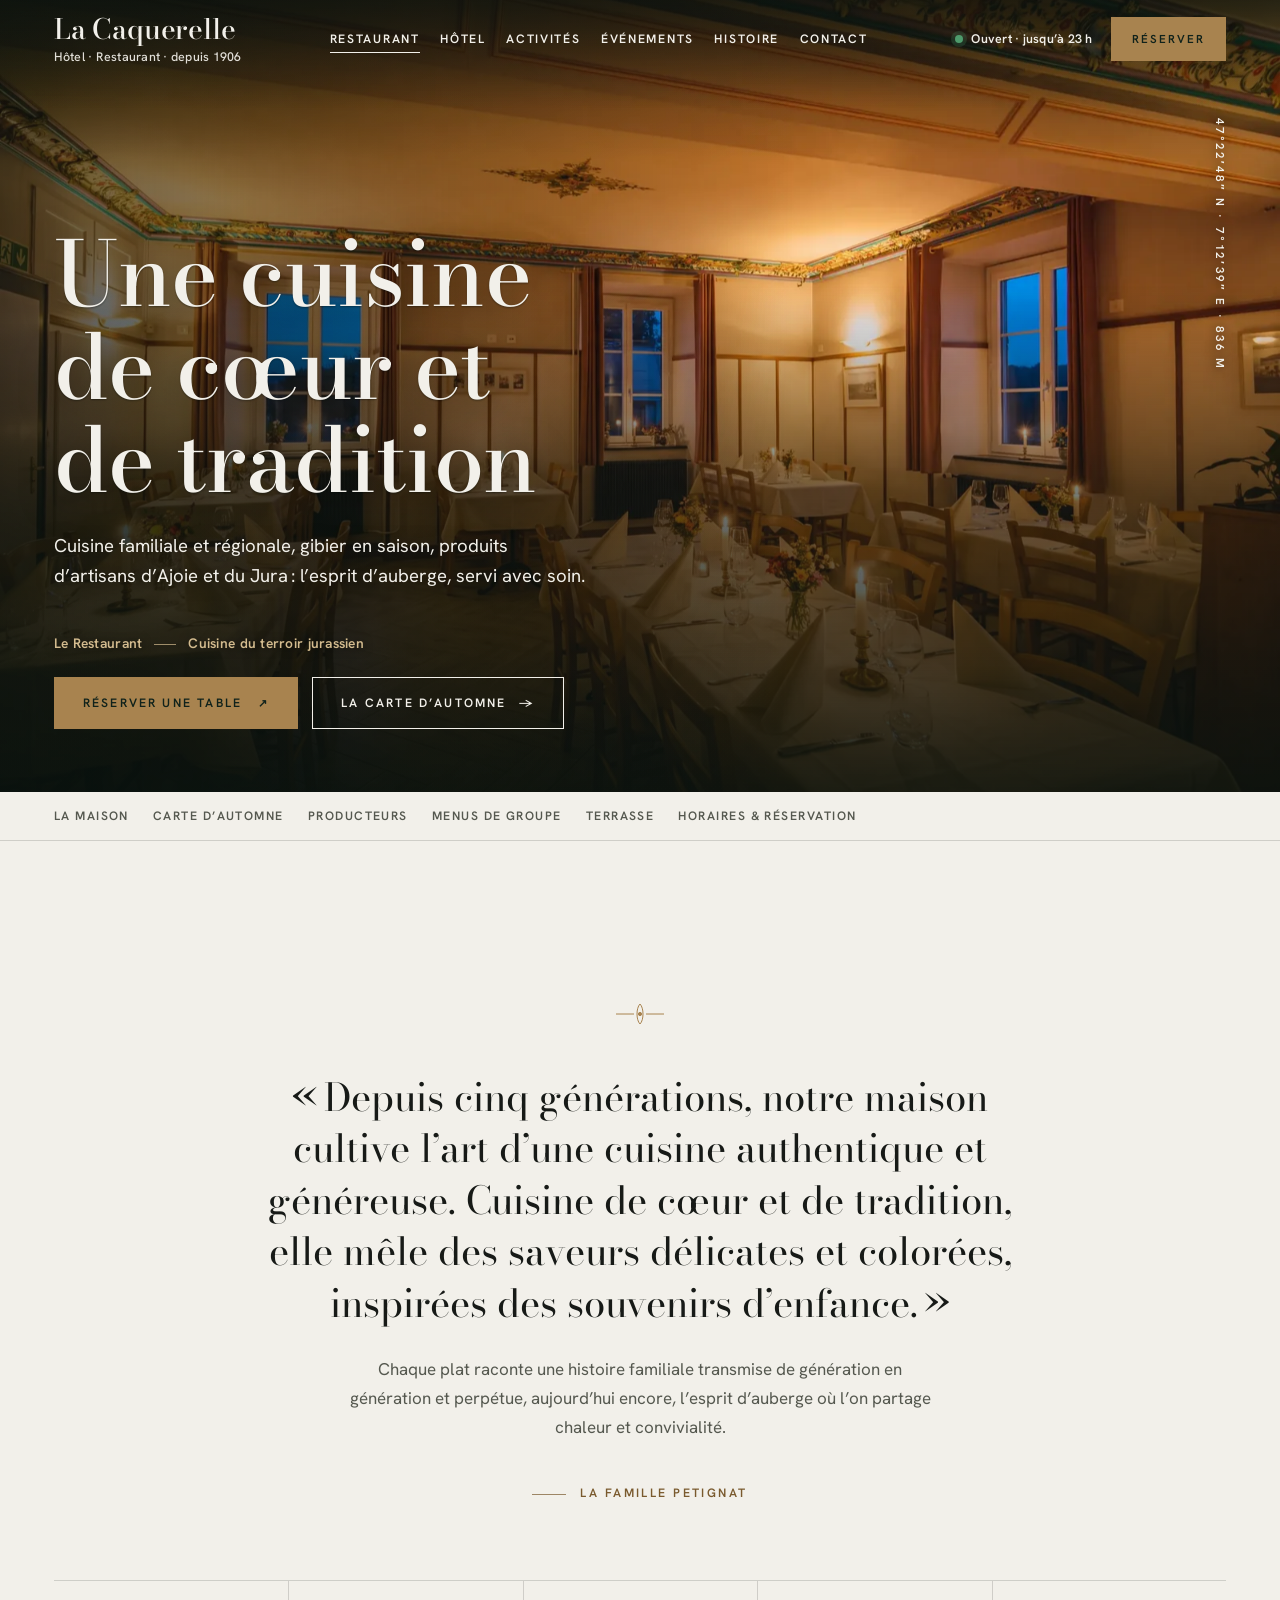
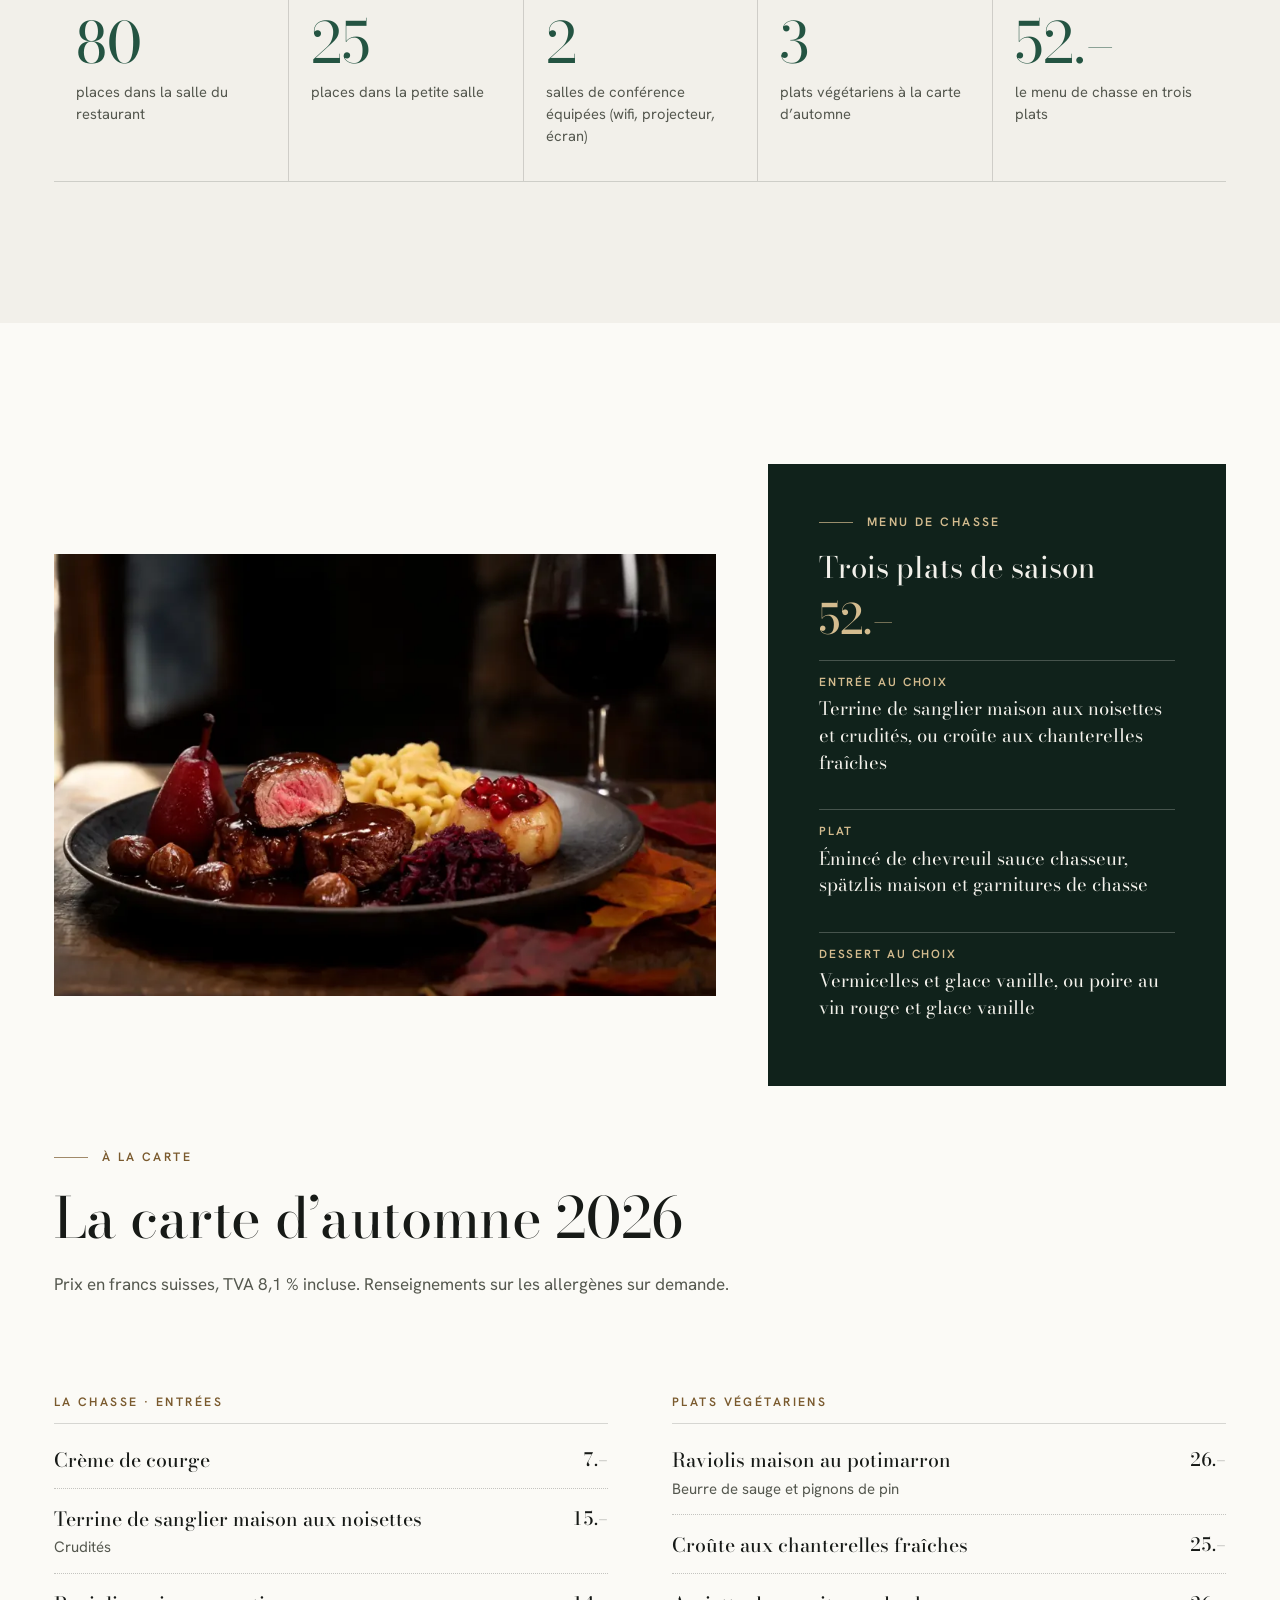
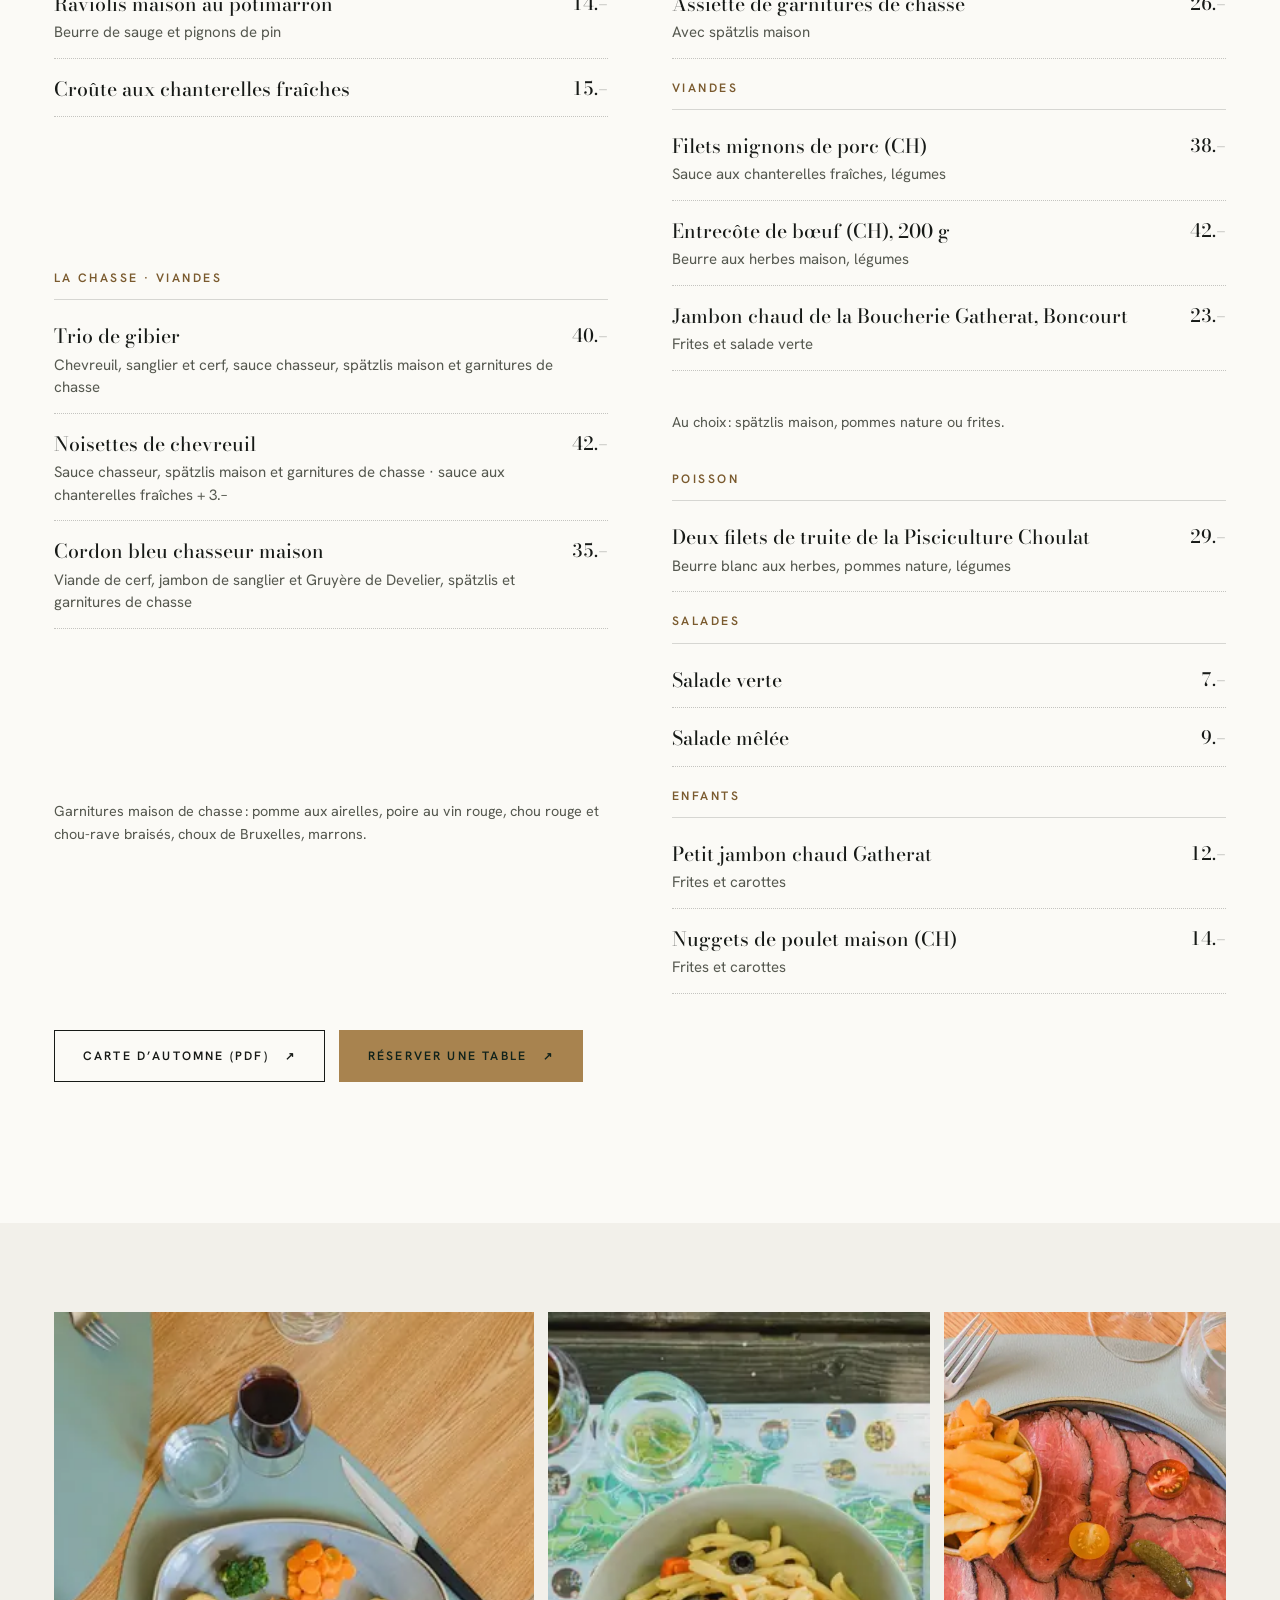
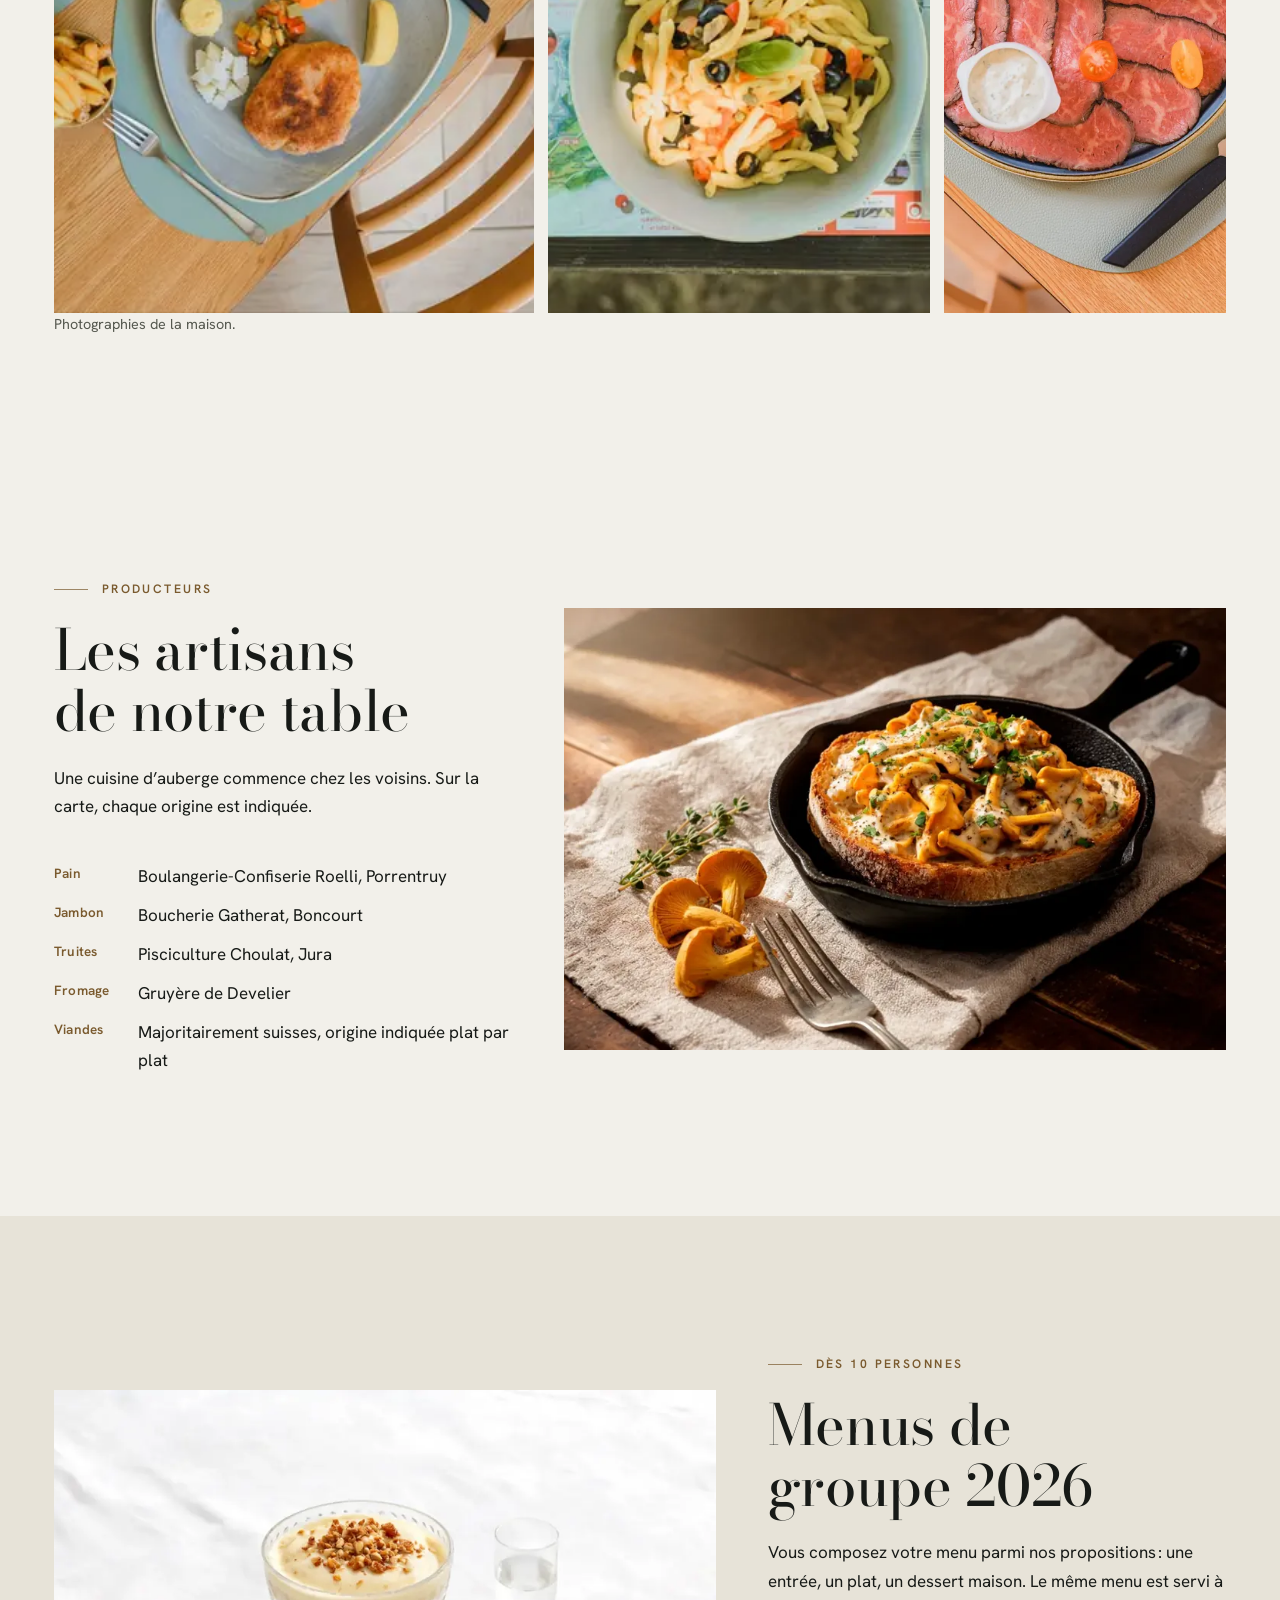
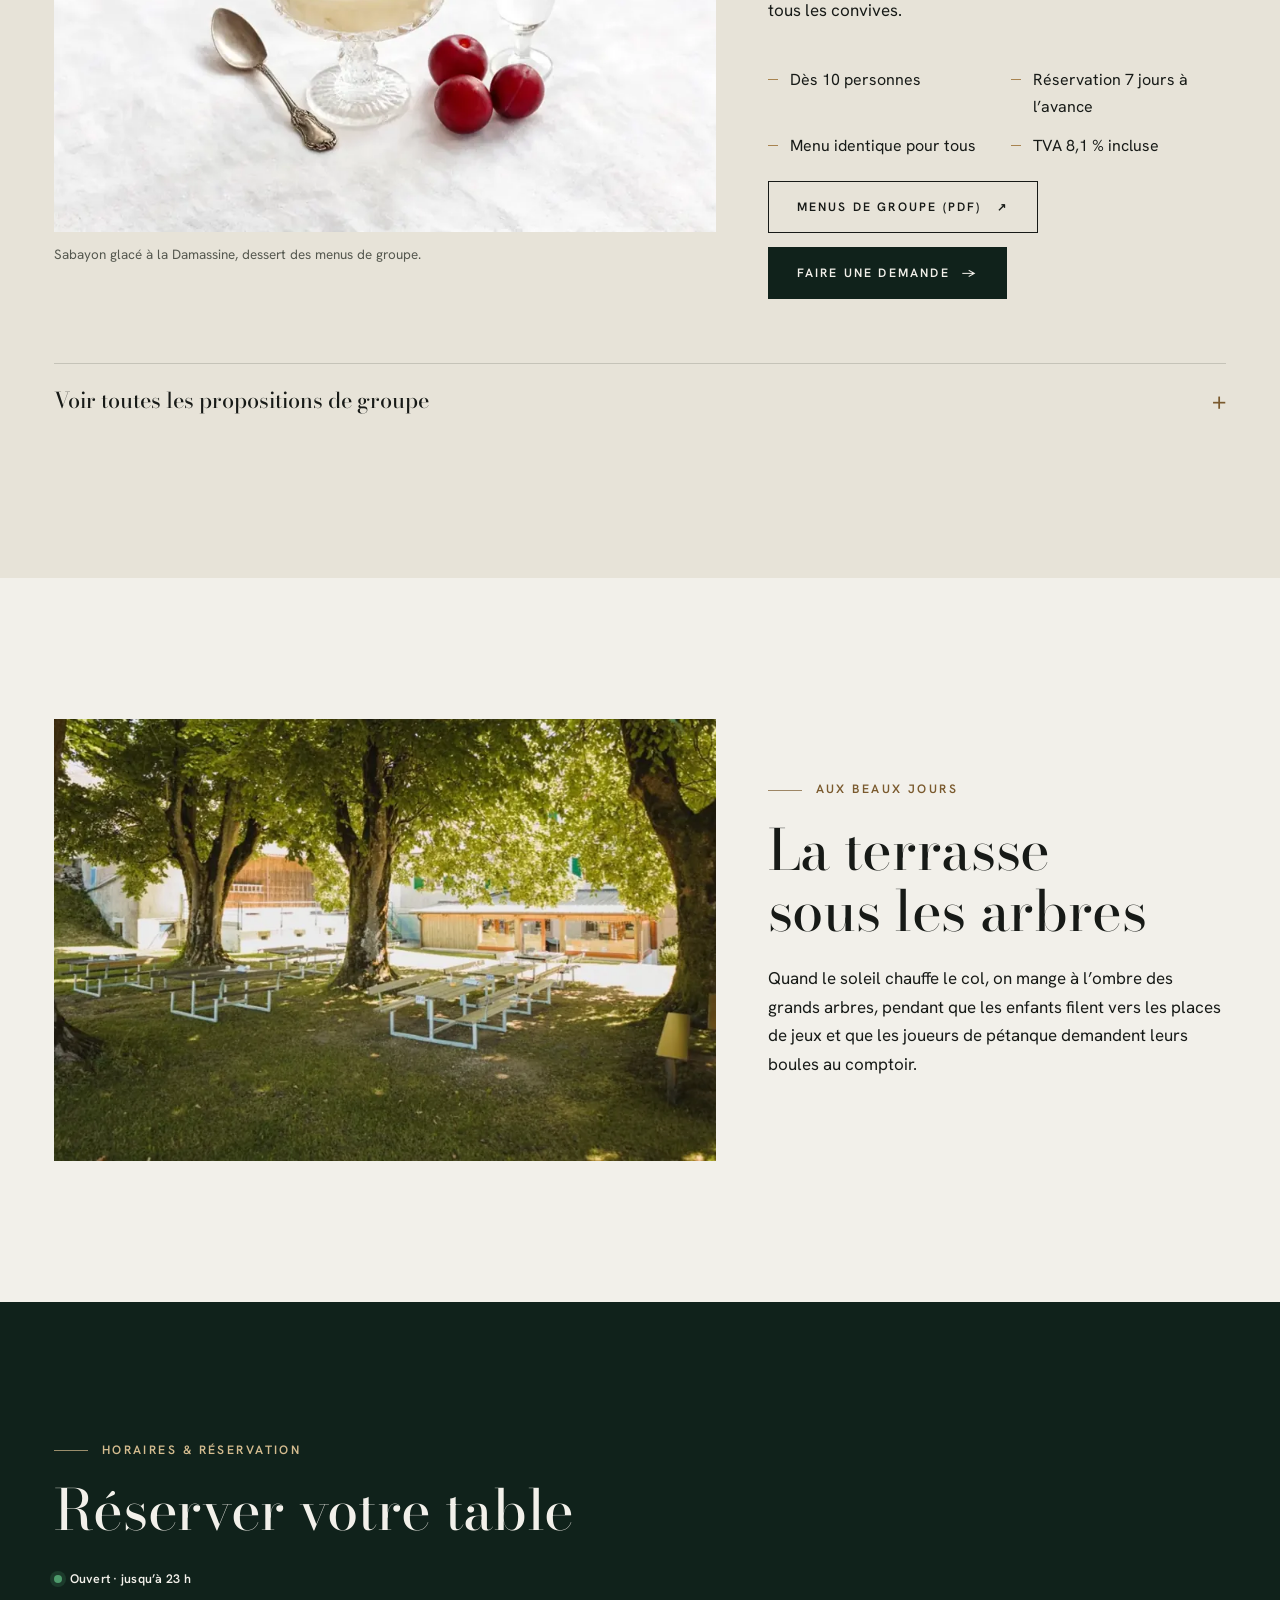
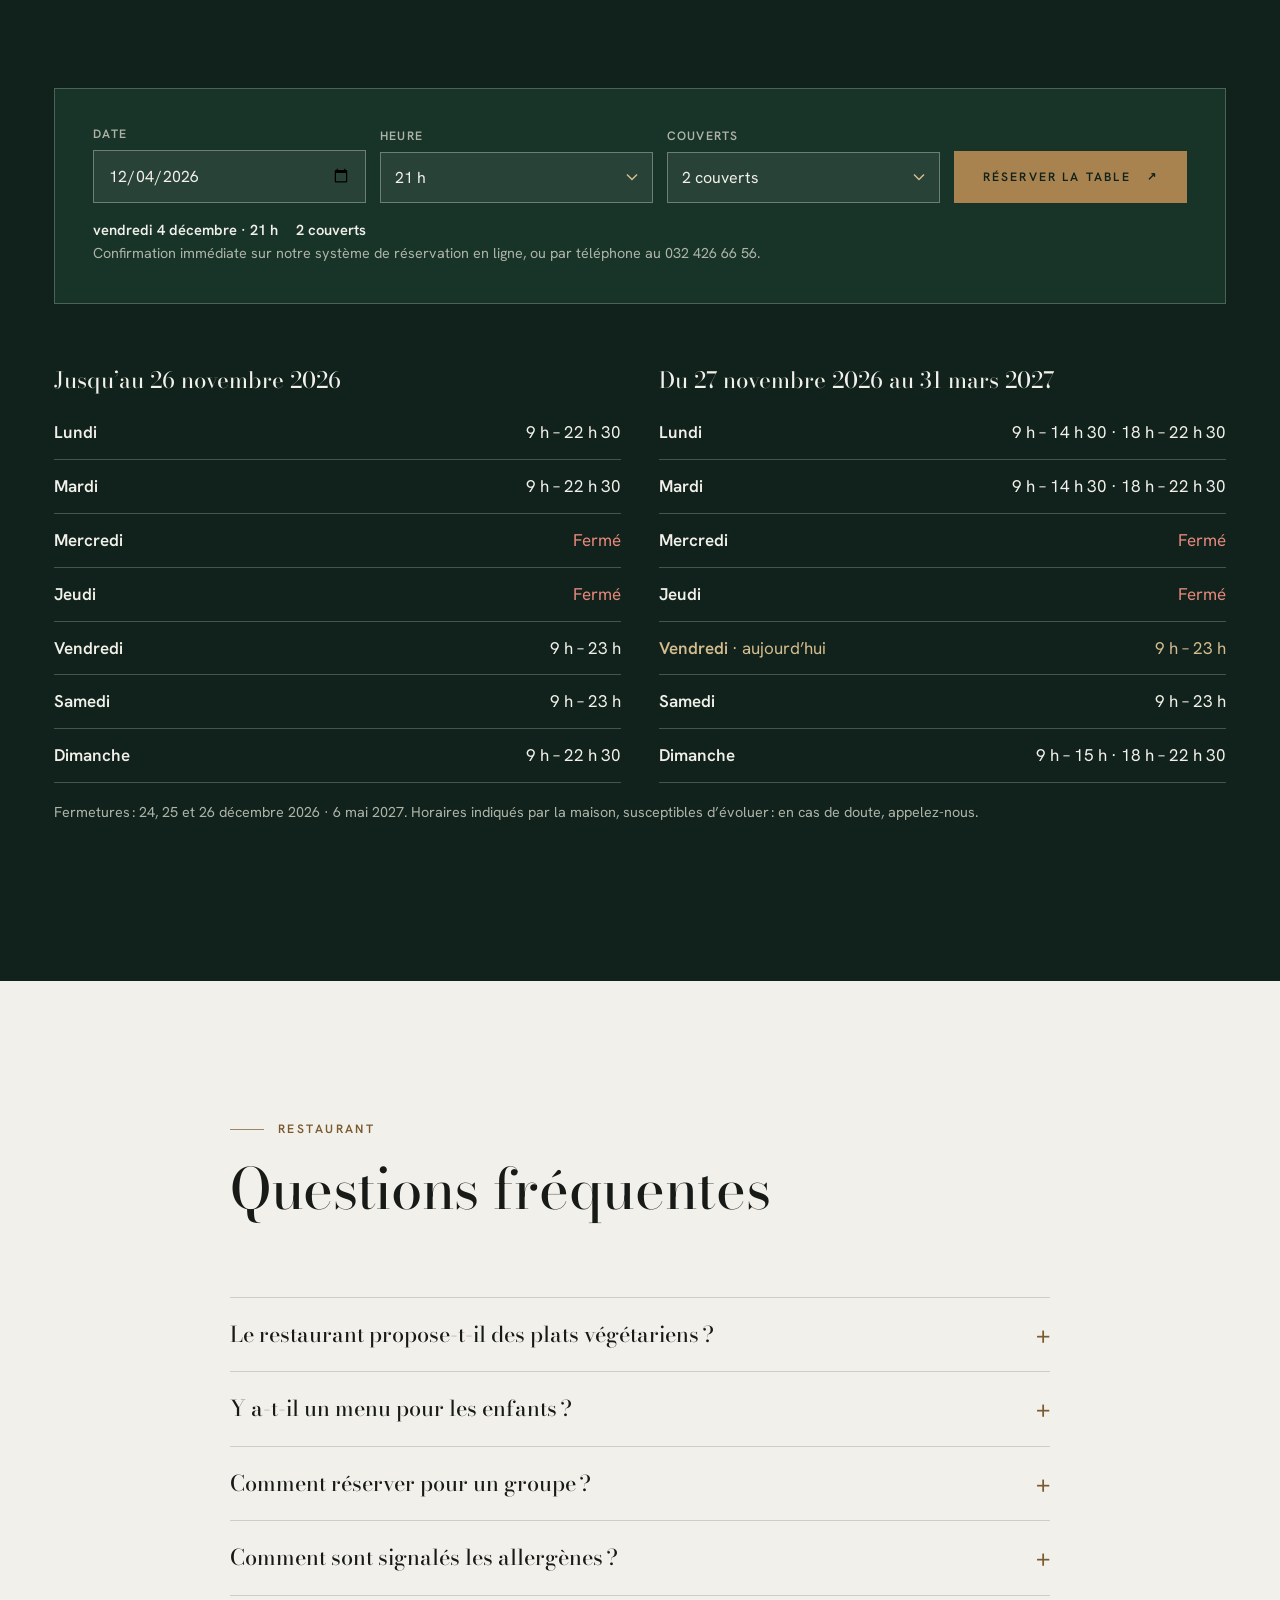
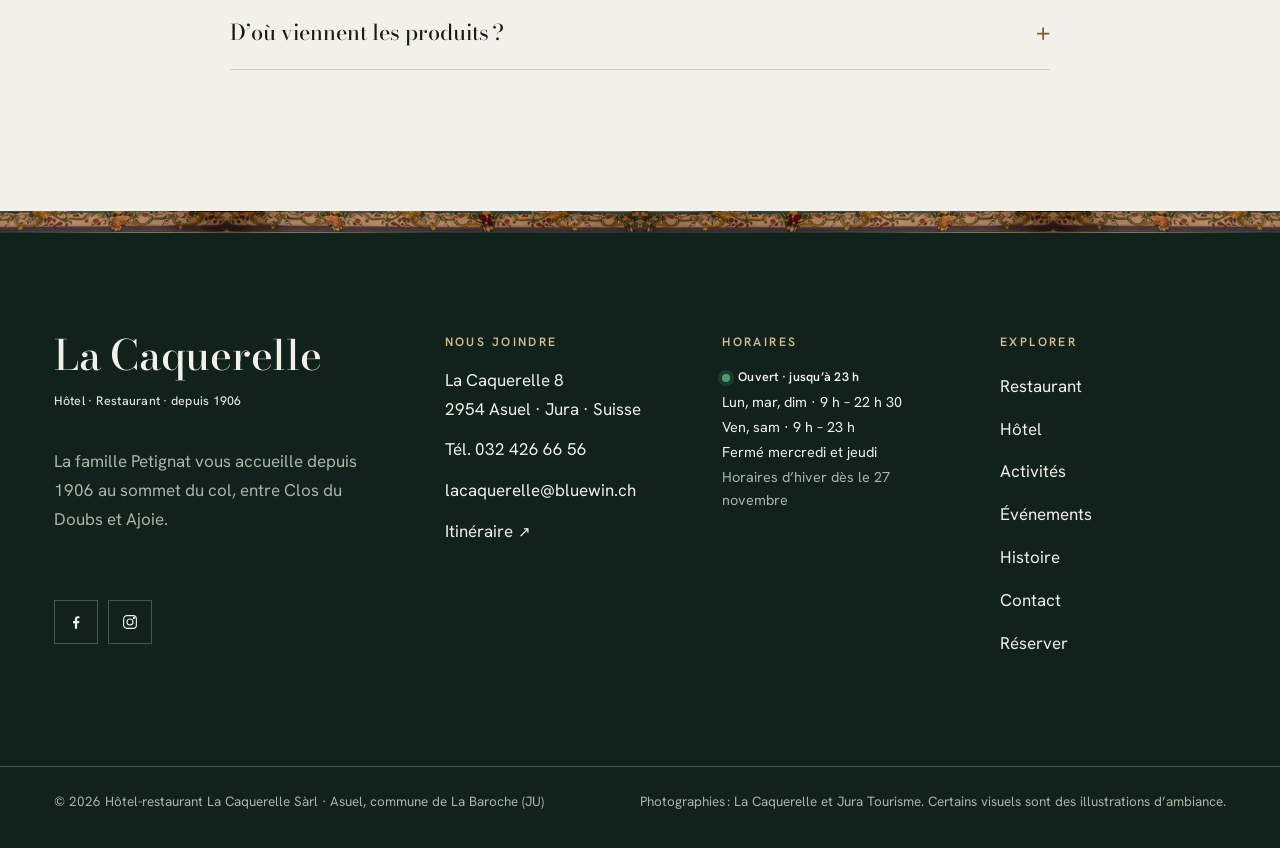
<file: restaurant.html>
<!doctype html>
<html lang="fr-CH">
<head><meta name="googlebot" content="noindex, nofollow">
<meta charset="utf-8">
<meta name="viewport" content="width=device-width, initial-scale=1, viewport-fit=cover">
<title>Restaurant · Cuisine du terroir et gibier | La Caquerelle, Jura</title>
<meta name="description" content="Restaurant La Caquerelle au col du Jura : cuisine familiale de tradition, carte d’automne 2026 et menu de chasse (CHF 52), plats végétariens, menus de groupe dès 10 personnes, terrasse. Fermé mercredi et jeudi.">
<link rel="canonical" href="https://www.lacaquerelle.com/restaurant.html">
<meta name="robots" content="noindex, nofollow, noarchive, nosnippet, noimageindex">
<meta name="theme-color" content="#10221B">
<meta property="og:type" content="website">
<meta property="og:locale" content="fr_CH">
<meta property="og:site_name" content="La Caquerelle">
<meta property="og:title" content="Restaurant · Cuisine du terroir et gibier | La Caquerelle, Jura">
<meta property="og:description" content="Restaurant La Caquerelle au col du Jura : cuisine familiale de tradition, carte d’automne 2026 et menu de chasse (CHF 52), plats végétariens, menus de groupe dès 10 personnes, terrasse. Fermé mercredi et jeudi.">
<meta property="og:url" content="https://www.lacaquerelle.com/restaurant.html">
<meta property="og:image" content="https://www.lacaquerelle.com/img/salle-soir.webp">
<meta property="og:image:width" content="2400"><meta property="og:image:height" content="1600">
<meta name="twitter:card" content="summary_large_image">
<meta name="geo.region" content="CH-JU"><meta name="geo.placename" content="Asuel, La Caquerelle"><meta name="geo.position" content="47.379887;7.2109573"><meta name="ICBM" content="47.379887, 7.2109573">
<link rel="preconnect" href="https://fonts.googleapis.com"><link rel="preconnect" href="https://fonts.gstatic.com" crossorigin>
<link rel="stylesheet" href="https://fonts.googleapis.com/css2?family=Bodoni+Moda:opsz,wght@6..96,400..700&family=Hanken+Grotesk:wght@400;500;600&family=Pinyon+Script&display=swap">
<link rel="stylesheet" href="site.css?v=83eb4cdf84">
<link rel="preload" as="image" href="salle-soir.webp" imagesrcset="salle-soir-640.webp 640w, salle-soir-1024.webp 1024w, salle-soir-1600.webp 1600w, salle-soir.webp 2400w" imagesizes="100vw" fetchpriority="high">
<script type="application/ld+json">{"@context":"https://schema.org","@graph":[{"@type":"WebSite","@id":"https://www.lacaquerelle.com/#site","url":"https://www.lacaquerelle.com/","name":"La Caquerelle","inLanguage":"fr-CH","publisher":{"@id":"https://www.lacaquerelle.com/#hotel"}},{"@type":"Hotel","@id":"https://www.lacaquerelle.com/#hotel","name":"Hôtel-Restaurant La Caquerelle","alternateName":["La Caquerelle","Hôtel de La Caquerelle","Auberge du Chevreuil"],"description":"Hôtel-restaurant familial au col de La Caquerelle (836 m), à Asuel dans le canton du Jura (Suisse), tenu par la famille Petignat depuis 1906 : 9 chambres, cuisine régionale et gibier en saison, salles de banquet et de séminaire.","url":"https://www.lacaquerelle.com/","telephone":"+41 32 426 66 56","email":"lacaquerelle@bluewin.ch","foundingDate":"1906","address":{"@type":"PostalAddress","streetAddress":"La Caquerelle 8","postalCode":"2954","addressLocality":"Asuel","addressRegion":"JU","addressCountry":"CH"},"geo":{"@type":"GeoCoordinates","latitude":47.379887,"longitude":7.2109573,"elevation":"836"},"hasMap":"https://www.google.com/maps/search/?api=1&query=47.379887%2C7.2109573","image":["https://www.lacaquerelle.com/img/facade-bleue.webp","https://www.lacaquerelle.com/img/aerien-automne.webp"],"numberOfRooms":9,"checkinTime":"15:00","checkoutTime":"11:00","amenityFeature":[{"@type":"LocationFeatureSpecification","name":"Wifi gratuit","value":true},{"@type":"LocationFeatureSpecification","name":"Parking gratuit","value":true},{"@type":"LocationFeatureSpecification","name":"Restaurant","value":true},{"@type":"LocationFeatureSpecification","name":"Terrasse","value":true},{"@type":"LocationFeatureSpecification","name":"Salles de conférence","value":true},{"@type":"LocationFeatureSpecification","name":"Places de jeux","value":true},{"@type":"LocationFeatureSpecification","name":"Douche et WC privatifs","value":true},{"@type":"LocationFeatureSpecification","name":"Télévision à écran plat","value":true}],"containsPlace":{"@id":"https://www.lacaquerelle.com/#restaurant"},"potentialAction":{"@type":"ReserveAction","target":"https://booking.juratroislacs.ch/TDS00020010000457519/tbooking/?lang=fr","name":"Réserver une chambre"},"sameAs":["https://www.facebook.com/La-Caquerelle-248301128553307/","https://www.instagram.com/restaurant_lacaquerelle/","https://www.j3l.ch/fr/P46344","https://www.myswitzerland.com/fr-ch/experiences/food-wine/restaurant/hotel-restaurant-de-la-caquerelle-1/"],"areaServed":"Jura, Suisse","brand":{"@type":"Brand","name":"La Caquerelle"}},{"@type":"Restaurant","@id":"https://www.lacaquerelle.com/#restaurant","name":"Restaurant La Caquerelle","url":"https://www.lacaquerelle.com/restaurant.html","telephone":"+41 32 426 66 56","address":{"@type":"PostalAddress","streetAddress":"La Caquerelle 8","postalCode":"2954","addressLocality":"Asuel","addressRegion":"JU","addressCountry":"CH"},"geo":{"@type":"GeoCoordinates","latitude":47.379887,"longitude":7.2109573,"elevation":"836"},"servesCuisine":["Cuisine régionale jurassienne","Cuisine suisse","Gibier","Végétarien"],"priceRange":"CHF 23–52","acceptsReservations":"https://www.mylocalina.ch/widget/?id=2bb7ca5d-07d8-4615-83be-13c94adc9818","hasMenu":"https://www.lacaquerelle.com/restaurant.html#carte","openingHoursSpecification":[{"@type":"OpeningHoursSpecification","dayOfWeek":["Monday","Tuesday","Sunday"],"opens":"09:00","closes":"22:30","validFrom":"2026-04-02","validThrough":"2026-11-26"},{"@type":"OpeningHoursSpecification","dayOfWeek":["Friday","Saturday"],"opens":"09:00","closes":"23:00","validFrom":"2026-04-02","validThrough":"2026-11-26"},{"@type":"OpeningHoursSpecification","dayOfWeek":["Monday","Tuesday"],"opens":"09:00","closes":"14:30","validFrom":"2026-11-27","validThrough":"2027-03-31"},{"@type":"OpeningHoursSpecification","dayOfWeek":["Monday","Tuesday"],"opens":"18:00","closes":"22:30","validFrom":"2026-11-27","validThrough":"2027-03-31"},{"@type":"OpeningHoursSpecification","dayOfWeek":["Friday","Saturday"],"opens":"09:00","closes":"23:00","validFrom":"2026-11-27","validThrough":"2027-03-31"},{"@type":"OpeningHoursSpecification","dayOfWeek":["Sunday"],"opens":"09:00","closes":"15:00","validFrom":"2026-11-27","validThrough":"2027-03-31"},{"@type":"OpeningHoursSpecification","dayOfWeek":["Sunday"],"opens":"18:00","closes":"22:30","validFrom":"2026-11-27","validThrough":"2027-03-31"},{"@type":"OpeningHoursSpecification","opens":"00:00","closes":"00:00","validFrom":"2026-12-24","validThrough":"2026-12-26"}],"image":"https://www.lacaquerelle.com/img/salle-soir.webp","description":"Cuisine authentique et généreuse de tradition familiale : gibier en automne, mets au fromage, truites du Jura et produits d'artisans d'Ajoie. 80 couverts, une salle de 25 places et une terrasse ombragée.","potentialAction":{"@type":"ReserveAction","target":"https://www.mylocalina.ch/widget/?id=2bb7ca5d-07d8-4615-83be-13c94adc9818","name":"Réserver une table"}},{"@type":"Menu","@id":"https://www.lacaquerelle.com/restaurant.html#carte","name":"Carte d’automne 2026","inLanguage":"fr","hasMenuSection":[{"@type":"MenuSection","name":"La Chasse · Entrées","hasMenuItem":[{"@type":"MenuItem","name":"Crème de courge","offers":{"@type":"Offer","price":"7.00","priceCurrency":"CHF"}},{"@type":"MenuItem","name":"Terrine de sanglier maison aux noisettes","description":"Crudités","offers":{"@type":"Offer","price":"15.00","priceCurrency":"CHF"}},{"@type":"MenuItem","name":"Raviolis maison au potimarron","description":"Beurre de sauge et pignons de pin","offers":{"@type":"Offer","price":"14.00","priceCurrency":"CHF"}},{"@type":"MenuItem","name":"Croûte aux chanterelles fraîches","offers":{"@type":"Offer","price":"15.00","priceCurrency":"CHF"}}]},{"@type":"MenuSection","name":"La Chasse · Viandes","hasMenuItem":[{"@type":"MenuItem","name":"Trio de gibier","description":"Chevreuil, sanglier et cerf, sauce chasseur, spätzlis maison et garnitures de chasse","offers":{"@type":"Offer","price":"40.00","priceCurrency":"CHF"}},{"@type":"MenuItem","name":"Noisettes de chevreuil","description":"Sauce chasseur, spätzlis maison et garnitures de chasse · sauce aux chanterelles fraîches + 3.–","offers":{"@type":"Offer","price":"42.00","priceCurrency":"CHF"}},{"@type":"MenuItem","name":"Cordon bleu chasseur maison","description":"Viande de cerf, jambon de sanglier et Gruyère de Develier, spätzlis et garnitures de chasse","offers":{"@type":"Offer","price":"35.00","priceCurrency":"CHF"}}]},{"@type":"MenuSection","name":"Plats végétariens","hasMenuItem":[{"@type":"MenuItem","name":"Raviolis maison au potimarron","description":"Beurre de sauge et pignons de pin","offers":{"@type":"Offer","price":"26.00","priceCurrency":"CHF"}},{"@type":"MenuItem","name":"Croûte aux chanterelles fraîches","offers":{"@type":"Offer","price":"25.00","priceCurrency":"CHF"}},{"@type":"MenuItem","name":"Assiette de garnitures de chasse","description":"Avec spätzlis maison","offers":{"@type":"Offer","price":"26.00","priceCurrency":"CHF"}}]},{"@type":"MenuSection","name":"Viandes","hasMenuItem":[{"@type":"MenuItem","name":"Filets mignons de porc (CH)","description":"Sauce aux chanterelles fraîches, légumes","offers":{"@type":"Offer","price":"38.00","priceCurrency":"CHF"}},{"@type":"MenuItem","name":"Entrecôte de bœuf (CH), 200 g","description":"Beurre aux herbes maison, légumes","offers":{"@type":"Offer","price":"42.00","priceCurrency":"CHF"}},{"@type":"MenuItem","name":"Jambon chaud de la Boucherie Gatherat, Boncourt","description":"Frites et salade verte","offers":{"@type":"Offer","price":"23.00","priceCurrency":"CHF"}}]},{"@type":"MenuSection","name":"Poisson","hasMenuItem":[{"@type":"MenuItem","name":"Deux filets de truite de la Pisciculture Choulat","description":"Beurre blanc aux herbes, pommes nature, légumes","offers":{"@type":"Offer","price":"29.00","priceCurrency":"CHF"}}]},{"@type":"MenuSection","name":"Salades","hasMenuItem":[{"@type":"MenuItem","name":"Salade verte","offers":{"@type":"Offer","price":"7.00","priceCurrency":"CHF"}},{"@type":"MenuItem","name":"Salade mêlée","offers":{"@type":"Offer","price":"9.00","priceCurrency":"CHF"}}]},{"@type":"MenuSection","name":"Enfants","hasMenuItem":[{"@type":"MenuItem","name":"Petit jambon chaud Gatherat","description":"Frites et carottes","offers":{"@type":"Offer","price":"12.00","priceCurrency":"CHF"}},{"@type":"MenuItem","name":"Nuggets de poulet maison (CH)","description":"Frites et carottes","offers":{"@type":"Offer","price":"14.00","priceCurrency":"CHF"}}]},{"@type":"MenuSection","name":"Menu de chasse","hasMenuItem":[{"@type":"MenuItem","name":"Menu de chasse en trois plats","description":"Terrine de sanglier aux noisettes ou croûte aux chanterelles fraîches ; émincé de chevreuil sauce chasseur, spätzlis maison et garnitures de chasse ; vermicelles et glace vanille ou poire au vin rouge et glace vanille","offers":{"@type":"Offer","price":"52.00","priceCurrency":"CHF"}}]}]},{"@type":"FAQPage","mainEntity":[{"@type":"Question","name":"Le restaurant propose-t-il des plats végétariens ?","acceptedAnswer":{"@type":"Answer","text":"Oui : sur la carte d’automne 2026, raviolis maison au potimarron (CHF 26.–), croûte aux chanterelles fraîches (CHF 25.–) et assiette de garnitures de chasse avec spätzlis maison (CHF 26.–)."}},{"@type":"Question","name":"Y a-t-il un menu pour les enfants ?","acceptedAnswer":{"@type":"Answer","text":"Oui : petit jambon chaud de la Boucherie Gatherat avec frites et carottes (CHF 12.–) ou nuggets de poulet maison (CHF 14.–). Deux grandes places de jeux attendent les enfants à côté du restaurant."}},{"@type":"Question","name":"Comment réserver pour un groupe ?","acceptedAnswer":{"@type":"Answer","text":"Dès 10 personnes, le groupe choisit un menu identique pour tous parmi nos propositions, au moins 7 jours à l’avance, par téléphone au 032 426 66 56 ou via notre formulaire de demande."}},{"@type":"Question","name":"Comment sont signalés les allergènes ?","acceptedAnswer":{"@type":"Answer","text":"Les renseignements sur les allergènes sont donnés sur demande : indiquez-nous vos besoins en réservant."}},{"@type":"Question","name":"D’où viennent les produits ?","acceptedAnswer":{"@type":"Answer","text":"Le pain vient de la Boulangerie-Confiserie Roelli à Porrentruy, le jambon de la Boucherie Gatherat à Boncourt, les truites de la Pisciculture Choulat, le gruyère de Develier. Les viandes sont majoritairement suisses ; l’origine de chaque produit figure sur la carte."}}]},{"@type":"BreadcrumbList","itemListElement":[{"@type":"ListItem","position":1,"name":"Accueil","item":"https://www.lacaquerelle.com/"},{"@type":"ListItem","position":2,"name":"Restaurant","item":"https://www.lacaquerelle.com/restaurant.html"}]}]}</script>
</head>
<body>
<a class="skip" href="#contenu">Aller au contenu</a>
<header class="site-header" data-header>
  <div class="site-header__inner">
    <a class="brand" href="./"><span class="brand__name">La Caquerelle</span><span class="brand__tag">Hôtel · Restaurant · depuis 1906</span></a>
    <nav class="nav" aria-label="Navigation principale"><ul><li><a href="restaurant.html" aria-current="page">Restaurant</a></li><li><a href="hotel.html">Hôtel</a></li><li><a href="activites.html">Activités</a></li><li><a href="evenements.html">Événements</a></li><li><a href="historique.html">Histoire</a></li><li><a href="contact.html">Contact</a></li></ul></nav>
    <div class="header-actions">
      <span class="open-pill" data-open-status>Horaires</span>
      <a class="btn btn--brass btn--sm" href="reserver.html">Réserver</a>
      <button class="burger" type="button" data-burger aria-expanded="false" aria-controls="menu" aria-label="Ouvrir le menu"><span></span></button>
    </div>
  </div>
</header>
<div class="menu-overlay" id="menu" role="dialog" aria-modal="true" aria-label="Menu du site" hidden>
  <div class="menu-overlay__top"><span class="brand"><span class="brand__name">La Caquerelle</span><span class="brand__tag">Hôtel · Restaurant · depuis 1906</span></span><button class="menu-close" type="button" data-close aria-label="Fermer le menu">×</button></div>
  <nav aria-label="Menu mobile"><ul><li><a href="./">Accueil</a></li><li><a href="restaurant.html" aria-current="page">Restaurant</a></li><li><a href="hotel.html">Hôtel</a></li><li><a href="activites.html">Activités</a></li><li><a href="evenements.html">Événements</a></li><li><a href="historique.html">Histoire</a></li><li><a href="contact.html">Contact</a></li><li><a href="reserver.html">Réserver</a></li></ul></nav>
  <p class="small">La Caquerelle 8 · 2954 Asuel · <span class="num">032 426 66 56</span></p>
</div>
<main id="contenu">

<section class="hero hero--page">
  <div class="hero__media"><img src="salle-soir-1024.webp" srcset="salle-soir-640.webp 640w, salle-soir-1024.webp 1024w, salle-soir-1600.webp 1600w, salle-soir.webp 2400w" sizes="100vw" alt="Salle du restaurant La Caquerelle le soir, frises peintes, nappes ivoire et bougies" width="2400" height="1600" fetchpriority="high" decoding="async"></div>
  <span class="hero__coords" aria-hidden="true">47°22′48″ N · 7°12′39″ E · 836 m</span>
  <div class="hero__content">
    <h1 class="display h1">Une cuisine de cœur et de tradition</h1>
    <p class="lead">Cuisine familiale et régionale, gibier en saison, produits d’artisans d’Ajoie et du Jura : l’esprit d’auberge, servi avec soin.</p>
    <p class="hero__meta"><span>Le Restaurant</span><span>Cuisine du terroir jurassien</span></p>
    <div class="btn-row"><a class="btn btn--brass ext" href="https://www.mylocalina.ch/widget/?id=2bb7ca5d-07d8-4615-83be-13c94adc9818" target="_blank" rel="noopener">Réserver une table</a><a class="btn btn--light" href="#carte">La carte d’automne <span class="arr" aria-hidden="true">→</span></a></div>
    
  </div>
</section>

<nav class="anchor-nav" aria-label="Sur cette page"><div class="container"><ul><li><a href="#maison">La maison</a></li><li><a href="#carte">Carte d’automne</a></li><li><a href="#producteurs">Producteurs</a></li><li><a href="#groupes">Menus de groupe</a></li><li><a href="#terrasse">Terrasse</a></li><li><a href="#reserver-table">Horaires &amp; réservation</a></li></ul></div></nav>

<section class="section" id="maison" aria-label="Notre cuisine">
  <div class="container quote-wrap">
    <svg class="orn" viewBox="0 0 64 64" fill="none" stroke="currentColor" stroke-width="1" aria-hidden="true"><path d="M8 32h18M38 32h18"/><path d="M32 22c-4 4-4 16 0 20 4-4 4-16 0-20z"/><circle cx="32" cy="32" r="1.6" fill="currentColor"/></svg>
    <blockquote class="quote">« Depuis cinq générations, notre maison cultive l’art d’une cuisine authentique et généreuse. Cuisine de cœur et de tradition, elle mêle des saveurs délicates et colorées, inspirées des souvenirs d’enfance. »</blockquote>
    <p class="muted" style="max-width:60ch">Chaque plat raconte une histoire familiale transmise de génération en génération et perpétue, aujourd’hui encore, l’esprit d’auberge où l’on partage chaleur et convivialité.</p>
    <p class="eyebrow">La famille Petignat</p>
  </div>
  <div class="container mt-l"><div class="facts facts--light">
    <div class="fact"><span class="fact__n num">80</span><span class="fact__l">places dans la salle du restaurant</span></div>
    <div class="fact"><span class="fact__n num">25</span><span class="fact__l">places dans la petite salle</span></div>
    <div class="fact"><span class="fact__n num">2</span><span class="fact__l">salles de conférence équipées (wifi, projecteur, écran)</span></div>
    <div class="fact"><span class="fact__n num">3</span><span class="fact__l">plats végétariens à la carte d’automne</span></div>
    <div class="fact"><span class="fact__n num">52.–</span><span class="fact__l">le menu de chasse en trois plats</span></div>
  </div></div>
</section>

<section class="section section--paper" id="carte" aria-labelledby="carte-t">
  <div class="container">
    <div class="split">
      <figure class="split__media split__media--wide"><img src="chevreuil-plat-1024.webp" srcset="chevreuil-plat-640.webp 640w, chevreuil-plat-1024.webp 1024w, chevreuil-plat.webp 1311w" sizes="(max-width: 900px) 100vw, 58vw" alt="Assiette de noisettes de chevreuil nappées de sauce chasseur, spätzlis, poire au vin rouge, chou rouge et marrons" width="1311" height="737" loading="lazy" decoding="async"></figure>
      <div class="split__text">
        <div class="feature-menu on-dark">
          <span class="eyebrow">Menu de chasse</span>
          <div class="btn-row" style="justify-content:space-between"><h2 class="h3" id="carte-t">Trois plats de saison</h2><span class="price num">52.–</span></div>
          <div class="course"><span>Entrée au choix</span><p>Terrine de sanglier maison aux noisettes et crudités, ou croûte aux chanterelles fraîches</p></div>
          <div class="course"><span>Plat</span><p>Émincé de chevreuil sauce chasseur, spätzlis maison et garnitures de chasse</p></div>
          <div class="course"><span>Dessert au choix</span><p>Vermicelles et glace vanille, ou poire au vin rouge et glace vanille</p></div>
        </div>
      </div>
    </div>
    <div class="section-head mt-l"><span class="eyebrow">À la carte</span><h2 class="h2">La carte d’automne 2026</h2><p class="muted">Prix en francs suisses, TVA 8,1 % incluse. Renseignements sur les allergènes sur demande.</p></div>
    <div class="menu-cols"><div class="stack"><div class="menu-sec"><h3>La Chasse · Entrées</h3><div class="dish"><span class="dish__n">Crème de courge</span><span class="dish__p">7.–</span></div><div class="dish"><span class="dish__n">Terrine de sanglier maison aux noisettes</span><span class="dish__p">15.–</span><span class="dish__d">Crudités</span></div><div class="dish"><span class="dish__n">Raviolis maison au potimarron</span><span class="dish__p">14.–</span><span class="dish__d">Beurre de sauge et pignons de pin</span></div><div class="dish"><span class="dish__n">Croûte aux chanterelles fraîches</span><span class="dish__p">15.–</span></div></div><div class="menu-sec"><h3>La Chasse · Viandes</h3><div class="dish"><span class="dish__n">Trio de gibier</span><span class="dish__p">40.–</span><span class="dish__d">Chevreuil, sanglier et cerf, sauce chasseur, spätzlis maison et garnitures de chasse</span></div><div class="dish"><span class="dish__n">Noisettes de chevreuil</span><span class="dish__p">42.–</span><span class="dish__d">Sauce chasseur, spätzlis maison et garnitures de chasse · sauce aux chanterelles fraîches + 3.–</span></div><div class="dish"><span class="dish__n">Cordon bleu chasseur maison</span><span class="dish__p">35.–</span><span class="dish__d">Viande de cerf, jambon de sanglier et Gruyère de Develier, spätzlis et garnitures de chasse</span></div></div><p class="small muted mt-s">Garnitures maison de chasse : pomme aux airelles, poire au vin rouge, chou rouge et chou-rave braisés, choux de Bruxelles, marrons.</p></div><div class="stack"><div class="menu-sec"><h3>Plats végétariens</h3><div class="dish"><span class="dish__n">Raviolis maison au potimarron</span><span class="dish__p">26.–</span><span class="dish__d">Beurre de sauge et pignons de pin</span></div><div class="dish"><span class="dish__n">Croûte aux chanterelles fraîches</span><span class="dish__p">25.–</span></div><div class="dish"><span class="dish__n">Assiette de garnitures de chasse</span><span class="dish__p">26.–</span><span class="dish__d">Avec spätzlis maison</span></div></div><div class="menu-sec"><h3>Viandes</h3><div class="dish"><span class="dish__n">Filets mignons de porc (CH)</span><span class="dish__p">38.–</span><span class="dish__d">Sauce aux chanterelles fraîches, légumes</span></div><div class="dish"><span class="dish__n">Entrecôte de bœuf (CH), 200 g</span><span class="dish__p">42.–</span><span class="dish__d">Beurre aux herbes maison, légumes</span></div><div class="dish"><span class="dish__n">Jambon chaud de la Boucherie Gatherat, Boncourt</span><span class="dish__p">23.–</span><span class="dish__d">Frites et salade verte</span></div></div><p class="small muted mt-s">Au choix : spätzlis maison, pommes nature ou frites.</p><div class="menu-sec"><h3>Poisson</h3><div class="dish"><span class="dish__n">Deux filets de truite de la Pisciculture Choulat</span><span class="dish__p">29.–</span><span class="dish__d">Beurre blanc aux herbes, pommes nature, légumes</span></div></div><div class="menu-sec"><h3>Salades</h3><div class="dish"><span class="dish__n">Salade verte</span><span class="dish__p">7.–</span></div><div class="dish"><span class="dish__n">Salade mêlée</span><span class="dish__p">9.–</span></div></div><div class="menu-sec"><h3>Enfants</h3><div class="dish"><span class="dish__n">Petit jambon chaud Gatherat</span><span class="dish__p">12.–</span><span class="dish__d">Frites et carottes</span></div><div class="dish"><span class="dish__n">Nuggets de poulet maison (CH)</span><span class="dish__p">14.–</span><span class="dish__d">Frites et carottes</span></div></div></div></div>
    <div class="btn-row mt-m"><a class="btn ext" href="https://www.lacaquerelle.com/file/si2528241/download/carte%20d%27automne%202026-fi36719952.pdf" target="_blank" rel="noopener">Carte d’automne (PDF)</a><a class="btn btn--brass ext" href="https://www.mylocalina.ch/widget/?id=2bb7ca5d-07d8-4615-83be-13c94adc9818" target="_blank" rel="noopener">Réserver une table</a></div>
  </div>
</section>

<section class="section--tight" aria-label="Plats de la maison">
  <div class="container gallery">
    <figure class="g-a"><img src="photo-cordonbleu-1024.webp" srcset="photo-cordonbleu-640.webp 640w, photo-cordonbleu-1024.webp 1024w, photo-cordonbleu.webp 1344w" sizes="(max-width: 760px) 100vw, 42vw" alt="Cordon bleu doré, frites et légumes de saison sur une assiette, verre de vin rouge" width="1344" height="896" loading="lazy" decoding="async"></figure>
    <figure class="g-b"><img src="photo-pates-1024.webp" srcset="photo-pates-640.webp 640w, photo-pates-1024.webp 1024w, photo-pates.webp 1344w" sizes="(max-width: 760px) 100vw, 33vw" alt="Assiette de pâtes aux tomates et olives sur un set de table illustré du Jura" width="1344" height="896" loading="lazy" decoding="async"></figure>
    <figure class="g-c"><img src="photo-roastbeef.webp" srcset="photo-roastbeef-640.webp 640w, photo-roastbeef.webp 896w" sizes="(max-width: 760px) 100vw, 25vw" alt="Roastbeef tranché rosé, frites et sauce, vu du dessus" width="896" height="1343" loading="lazy" decoding="async"></figure>
  </div>
  <p class="container small muted">Photographies de la maison.</p>
</section>

<section class="section" id="producteurs" aria-labelledby="prod-t">
  <div class="container split split--rev">
    <figure class="split__media split__media--wide"><img src="croute-1024.webp" srcset="croute-640.webp 640w, croute-1024.webp 1024w, croute.webp 1311w" sizes="(max-width: 900px) 100vw, 58vw" alt="Croûte aux chanterelles fraîches, persil et poivre, sur un torchon de lin" width="1311" height="737" loading="lazy" decoding="async"></figure>
    <div class="split__text stack">
      <span class="eyebrow">Producteurs</span>
      <h2 class="h2" id="prod-t">Les artisans de notre table</h2>
      <p>Une cuisine d’auberge commence chez les voisins. Sur la carte, chaque origine est indiquée.</p>
      <dl class="kv">
        <dt>Pain</dt><dd>Boulangerie-Confiserie Roelli, Porrentruy</dd>
        <dt>Jambon</dt><dd>Boucherie Gatherat, Boncourt</dd>
        <dt>Truites</dt><dd>Pisciculture Choulat, Jura</dd>
        <dt>Fromage</dt><dd>Gruyère de Develier</dd>
        <dt>Viandes</dt><dd>Majoritairement suisses, origine indiquée plat par plat</dd>
      </dl>
    </div>
  </div>
</section>

<section class="section section--deep" id="groupes" aria-labelledby="grp-t">
  <div class="container">
    <div class="split">
      <figure class="split__media split__media--wide"><img src="sabayon-1024.webp" srcset="sabayon-640.webp 640w, sabayon-1024.webp 1024w, sabayon.webp 1311w" sizes="(max-width: 900px) 100vw, 58vw" alt="Sabayon glacé dans une coupe de cristal taillé, noisettes caramélisées, prunes damassines et petit verre d’eau-de-vie" width="1311" height="737" loading="lazy" decoding="async"><figcaption>Sabayon glacé à la Damassine, dessert des menus de groupe.</figcaption></figure>
      <div class="split__text stack">
        <span class="eyebrow">Dès 10 personnes</span>
        <h2 class="h2" id="grp-t">Menus de groupe 2026</h2>
        <p>Vous composez votre menu parmi nos propositions : une entrée, un plat, un dessert maison. Le même menu est servi à tous les convives.</p>
        <ul class="ticks"><li>Dès 10 personnes</li><li>Réservation 7 jours à l’avance</li><li>Menu identique pour tous</li><li>TVA 8,1 % incluse</li></ul>
        <div class="btn-row"><a class="btn ext" href="https://www.lacaquerelle.com/file/si2528241/download/Propositions%20de%20menu%20pour%20groupe%202026-fi36671766.pdf" target="_blank" rel="noopener">Menus de groupe (PDF)</a><a class="btn btn--solid" href="evenements.html#demande">Faire une demande <span class="arr" aria-hidden="true">→</span></a></div>
      </div>
    </div>
    <details class="mt-l faq"><summary>Voir toutes les propositions de groupe</summary><div class="a" style="max-width:none;padding-top:10px"><div class="menu-cols"><div class="stack"><div class="menu-sec"><h3>Entrées froides</h3><div class="dish"><span class="dish__n">Pâté en croûte (CH), crudités</span><span class="dish__p">15.–</span></div><div class="dish"><span class="dish__n">Terrine de campagne maison (CH), crudités</span><span class="dish__p">13.–</span></div><div class="dish"><span class="dish__n">Terrine de saumon fumé (Norvège), toasts</span><span class="dish__p">15.–</span></div><div class="dish"><span class="dish__n">Tartare de truite saumonée (CH), toasts</span><span class="dish__p">14.–</span></div><div class="dish"><span class="dish__n">Petite salade mêlée</span><span class="dish__p">9.–</span></div><div class="dish"><span class="dish__n">Salade verte</span><span class="dish__p">7.–</span></div></div><div class="menu-sec"><h3>Entrées chaudes</h3><div class="dish"><span class="dish__n">Croûte aux champignons</span><span class="dish__p">13.–</span></div><div class="dish"><span class="dish__n">Filet de truite (CH), beurre aux herbes, riz</span><span class="dish__p">15.–</span></div><div class="dish"><span class="dish__n">Filets de perche meunière (CH)</span><span class="dish__p">19.–</span></div><div class="dish"><span class="dish__n">Potage aux légumes</span><span class="dish__p">7.–</span></div></div><div class="menu-sec"><h3>Poissons</h3><div class="dish"><span class="dish__n">Filets de truite (CH), beurre aux herbes</span><span class="dish__p">29.–</span></div><div class="dish"><span class="dish__n">Escalope de saumon (CH/Écosse), beurre aux herbes</span><span class="dish__p">24.–</span></div></div></div><div class="stack"><div class="menu-sec"><h3>Viandes</h3><div class="dish"><span class="dish__n">Filet de bœuf (CH), beurre aux herbes</span><span class="dish__p">52.–</span></div><div class="dish"><span class="dish__n">Entrecôte de bœuf (CH), beurre aux herbes</span><span class="dish__p">42.–</span></div><div class="dish"><span class="dish__n">Longe de veau (CH), sauce brune</span><span class="dish__p">39.–</span></div><div class="dish"><span class="dish__n">Roastbeef chaud (CH), sauce béarnaise</span><span class="dish__p">39.–</span></div><div class="dish"><span class="dish__n">Filets mignons de porc (CH), sauce champignons</span><span class="dish__p">38.–</span></div><div class="dish"><span class="dish__n">Magret de canard (France), sauce au poivre</span><span class="dish__p">32.–</span></div><div class="dish"><span class="dish__n">Rôti de veau, épaule (CH), sauce brune</span><span class="dish__p">31.–</span></div><div class="dish"><span class="dish__n">Gigot d’agneau (CH/Irlande), sauce brune</span><span class="dish__p">31.–</span></div><div class="dish"><span class="dish__n">Faux-filet de porc (CH), sauce champignons</span><span class="dish__p">28.–</span></div><div class="dish"><span class="dish__n">Jambon chaud (CH), frites et salade</span><span class="dish__p">23.–</span></div><div class="dish"><span class="dish__n">Coquelets frais (CH), sauce brune</span><span class="dish__p">20.–</span></div><div class="dish"><span class="dish__n">Émincé de volaille (CH), sauce curry</span><span class="dish__p">18.–</span></div></div><p class="small muted mt-s">Accompagnement : trois légumes et, au choix, pommes rissolées, purée, frites, gratin dauphinois, pâtes ou riz.</p><div class="menu-sec"><h3>Desserts maison</h3><div class="dish"><span class="dish__n">Sabayon glacé Damassine ou Mirabelle</span><span class="dish__p">9.50</span></div><div class="dish"><span class="dish__n">Vacherin glacé, arômes au choix</span><span class="dish__p">9.–</span></div><div class="dish"><span class="dish__n">Salade de fruits frais</span><span class="dish__p">8.–</span></div><div class="dish"><span class="dish__n">Meringue glacée</span><span class="dish__p">8.–</span></div><div class="dish"><span class="dish__n">Parfait glacé au chocolat</span><span class="dish__p">8.–</span></div><div class="dish"><span class="dish__n">Crème brûlée</span><span class="dish__p">7.50</span></div><div class="dish"><span class="dish__n">Mousse au chocolat</span><span class="dish__p">7.–</span></div><div class="dish"><span class="dish__n">Meringue chantilly</span><span class="dish__p">7.–</span></div><div class="dish"><span class="dish__n">Flan caramel</span><span class="dish__p">6.50</span></div><div class="dish"><span class="dish__n">Tarte aux fruits</span><span class="dish__p">4.–</span></div></div></div></div></div></details>
  </div>
</section>

<section class="section" id="terrasse" aria-labelledby="ter-t">
  <div class="container split">
    <figure class="split__media split__media--wide"><img src="photo-terrasse-1024.webp" srcset="photo-terrasse-640.webp 640w, photo-terrasse-1024.webp 1024w, photo-terrasse.webp 1510w" sizes="(max-width: 900px) 100vw, 58vw" alt="Terrasse ombragée sous de grands arbres, tables de bois dans l’herbe" width="1510" height="812" loading="lazy" decoding="async"></figure>
    <div class="split__text stack">
      <span class="eyebrow">Aux beaux jours</span>
      <h2 class="h2" id="ter-t">La terrasse sous les arbres</h2>
      <p>Quand le soleil chauffe le col, on mange à l’ombre des grands arbres, pendant que les enfants filent vers les places de jeux et que les joueurs de pétanque demandent leurs boules au comptoir.</p>
    </div>
  </div>
</section>

<section class="section section--dark on-dark" id="reserver-table" aria-labelledby="rt-t">
  <div class="container">
    <div class="section-head"><span class="eyebrow">Horaires &amp; réservation</span><h2 class="h2" id="rt-t">Réserver votre table</h2><p><span class="open-pill" data-open-status>Horaires</span></p></div>
    <div class="panel panel--dark"><form class="bk" data-table onsubmit="return false">
  <div class="bk-grid bk-grid--3">
    <div class="field"><label for="td-r">Date</label><input id="td-r" type="date" name="date" required></div>
    <div class="field"><label for="th-r">Heure</label><select id="th-r" name="heure"></select></div>
    <div class="field"><label for="tc-r">Couverts</label><select id="tc-r" name="couverts"><option value="1">1 couvert</option><option value="2" selected>2 couverts</option><option value="3">3 couverts</option><option value="4">4 couverts</option><option value="5">5 couverts</option><option value="6">6 couverts</option><option value="7">7 couverts</option><option value="8">8 couverts</option><option value="9">9 couverts</option><option value="10">10 couverts</option><option value="11">11 couverts</option><option value="12">12 couverts</option><option value="15">15 couverts</option><option value="20">20 couverts</option><option value="25">25 couverts</option><option value="30">30 couverts</option></select></div>
    <a class="btn btn--brass ext" href="https://www.mylocalina.ch/widget/?id=2bb7ca5d-07d8-4615-83be-13c94adc9818" target="_blank" rel="noopener">Réserver la table</a>
  </div>
  <p class="bk-recap" data-recap aria-live="polite"></p>
  <p class="small muted" style="margin:0">Confirmation immédiate sur notre système de réservation en ligne, ou par téléphone au <span class="num">032 426 66 56</span>.</p>
</form></div>
    <div class="mt-l"><div class="grid-2"><div><h3 class="h3" style="font-size:1.4rem;margin-bottom:12px">Jusqu’au 26 novembre 2026</h3><table class="hours" data-season="été"><tbody><tr data-dow="1"><th scope="row">Lundi</th><td>9 h – 22 h 30</td></tr><tr data-dow="2"><th scope="row">Mardi</th><td>9 h – 22 h 30</td></tr><tr data-dow="3"><th scope="row">Mercredi</th><td class="closed">Fermé</td></tr><tr data-dow="4"><th scope="row">Jeudi</th><td class="closed">Fermé</td></tr><tr data-dow="5"><th scope="row">Vendredi</th><td>9 h – 23 h</td></tr><tr data-dow="6"><th scope="row">Samedi</th><td>9 h – 23 h</td></tr><tr data-dow="0"><th scope="row">Dimanche</th><td>9 h – 22 h 30</td></tr></tbody></table></div><div><h3 class="h3" style="font-size:1.4rem;margin-bottom:12px">Du 27 novembre 2026 au 31 mars 2027</h3><table class="hours" data-season="hiver"><tbody><tr data-dow="1"><th scope="row">Lundi</th><td>9 h – 14 h 30 · 18 h – 22 h 30</td></tr><tr data-dow="2"><th scope="row">Mardi</th><td>9 h – 14 h 30 · 18 h – 22 h 30</td></tr><tr data-dow="3"><th scope="row">Mercredi</th><td class="closed">Fermé</td></tr><tr data-dow="4"><th scope="row">Jeudi</th><td class="closed">Fermé</td></tr><tr data-dow="5"><th scope="row">Vendredi</th><td>9 h – 23 h</td></tr><tr data-dow="6"><th scope="row">Samedi</th><td>9 h – 23 h</td></tr><tr data-dow="0"><th scope="row">Dimanche</th><td>9 h – 15 h · 18 h – 22 h 30</td></tr></tbody></table></div></div><p class="small muted mt-s">Fermetures : 24, 25 et 26 décembre 2026 · 6 mai 2027. Horaires indiqués par la maison, susceptibles d’évoluer : en cas de doute, appelez-nous.</p></div>
  </div>
</section>

<section class="section" aria-labelledby="rfaq">
  <div class="container container--narrow"><div class="section-head"><span class="eyebrow">Restaurant</span><h2 class="h2" id="rfaq">Questions fréquentes</h2></div><div class="faq"><details><summary>Le restaurant propose-t-il des plats végétariens ?</summary><div class="a"><p>Oui : sur la carte d’automne 2026, raviolis maison au potimarron (CHF 26.–), croûte aux chanterelles fraîches (CHF 25.–) et assiette de garnitures de chasse avec spätzlis maison (CHF 26.–).</p></div></details><details><summary>Y a-t-il un menu pour les enfants ?</summary><div class="a"><p>Oui : petit jambon chaud de la Boucherie Gatherat avec frites et carottes (CHF 12.–) ou nuggets de poulet maison (CHF 14.–). Deux grandes places de jeux attendent les enfants à côté du restaurant.</p></div></details><details><summary>Comment réserver pour un groupe ?</summary><div class="a"><p>Dès 10 personnes, le groupe choisit un menu identique pour tous parmi nos propositions, au moins 7 jours à l’avance, par téléphone au 032 426 66 56 ou via notre formulaire de demande.</p></div></details><details><summary>Comment sont signalés les allergènes ?</summary><div class="a"><p>Les renseignements sur les allergènes sont donnés sur demande : indiquez-nous vos besoins en réservant.</p></div></details><details><summary>D’où viennent les produits ?</summary><div class="a"><p>Le pain vient de la Boulangerie-Confiserie Roelli à Porrentruy, le jambon de la Boucherie Gatherat à Boncourt, les truites de la Pisciculture Choulat, le gruyère de Develier. Les viandes sont majoritairement suisses ; l’origine de chaque produit figure sur la carte.</p></div></details></div></div>
</section>

</main>
<footer class="site-footer on-dark">
  <div class="frise" aria-hidden="true"></div>
  <div class="container footer-grid">
    <div class="footer-brand stack-sm">
      <span class="brand"><span class="brand__name">La Caquerelle</span><span class="brand__tag">Hôtel · Restaurant · depuis 1906</span></span>
      <p class="muted mt-s">La famille Petignat vous accueille depuis 1906 au sommet du col, entre Clos du Doubs et Ajoie.</p>
      <div class="socials"><a href="https://www.facebook.com/La-Caquerelle-248301128553307/" target="_blank" rel="noopener" aria-label="Facebook"><svg viewBox="0 0 24 24" fill="currentColor" aria-hidden="true"><path d="M13.5 21v-7.5h2.6l.4-3h-3V8.6c0-.9.3-1.5 1.5-1.5h1.6V4.4c-.3 0-1.2-.1-2.3-.1-2.3 0-3.8 1.4-3.8 3.9v2.3H8v3h2.5V21h3z"/></svg></a><a href="https://www.instagram.com/restaurant_lacaquerelle/" target="_blank" rel="noopener" aria-label="Instagram"><svg viewBox="0 0 24 24" fill="none" stroke="currentColor" stroke-width="1.5" aria-hidden="true"><rect x="3.5" y="3.5" width="17" height="17" rx="4.5"/><circle cx="12" cy="12" r="4"/><circle cx="17.3" cy="6.7" r=".8" fill="currentColor"/></svg></a></div>
    </div>
    <div>
      <h2>Nous joindre</h2>
      <address style="font-style:normal" class="stack-sm">
        <span>La Caquerelle 8<br>2954 Asuel · Jura · Suisse</span>
        <span class="num">Tél. 032 426 66 56</span>
        <span>lacaquerelle@bluewin.ch</span>
        <a class="ext" href="https://www.google.com/maps/search/?api=1&query=47.379887%2C7.2109573" target="_blank" rel="noopener">Itinéraire</a>
      </address>
    </div>
    <div>
      <h2>Horaires</h2>
      <ul class="small">
        <li><span class="open-pill" data-open-status>Horaires</span></li>
        <li>Lun, mar, dim · 9 h – 22 h 30</li>
        <li>Ven, sam · 9 h – 23 h</li>
        <li>Fermé mercredi et jeudi</li>
        <li class="muted">Horaires d’hiver dès le 27 novembre</li>
      </ul>
    </div>
    <div>
      <h2>Explorer</h2>
      <ul><li><a href="restaurant.html">Restaurant</a></li><li><a href="hotel.html">Hôtel</a></li><li><a href="activites.html">Activités</a></li><li><a href="evenements.html">Événements</a></li><li><a href="historique.html">Histoire</a></li><li><a href="contact.html">Contact</a></li><li><a href="reserver.html">Réserver</a></li></ul>
    </div>
  </div>
  <div class="container footer-bottom">
    <p>© 2026 Hôtel-restaurant La Caquerelle Sàrl · Asuel, commune de La Baroche (JU)</p>
    <p>Photographies : La Caquerelle et Jura Tourisme. Certains visuels sont des illustrations d’ambiance.</p>
  </div>
</footer>
<nav class="tabbar" aria-label="Navigation rapide">
  <a class="tabbar__i" href="./"><span class="tabbar__ic"><svg viewBox="0 0 24 24" fill="none" stroke="currentColor" stroke-width="1.6" stroke-linecap="round" stroke-linejoin="round" aria-hidden="true"><path d="M3.5 11.2 12 4l8.5 7.2"/><path d="M5.5 9.6V20h13V9.6"/><path d="M10 20v-5.2h4V20"/></svg></span><span class="tabbar__l">Accueil</span></a><a class="tabbar__i" href="restaurant.html" aria-current="page"><span class="tabbar__ic"><svg viewBox="0 0 24 24" fill="none" stroke="currentColor" stroke-width="1.6" stroke-linecap="round" stroke-linejoin="round" aria-hidden="true"><path d="M3 17.5h18"/><path d="M5 17.5a7 7 0 0 1 14 0"/><path d="M12 10.5V8.6"/><circle cx="12" cy="7.4" r="1.1"/><path d="M6.5 20.5h11"/></svg></span><span class="tabbar__l">Restaurant</span></a><button class="tabbar__i tabbar__i--cta" type="button" data-sheet-open="sheet-book" aria-haspopup="dialog" aria-controls="sheet-book" aria-expanded="false"><span class="tabbar__ic"><svg viewBox="0 0 24 24" fill="none" stroke="currentColor" stroke-width="1.6" stroke-linecap="round" stroke-linejoin="round" aria-hidden="true"><rect x="3.5" y="5" width="17" height="15.5" rx="3"/><path d="M3.5 9.8h17M8 3v3.6M16 3v3.6"/><path d="m9.2 15 2 2 3.8-3.9"/></svg></span><span class="tabbar__l">Réserver</span></button><a class="tabbar__i" href="hotel.html"><span class="tabbar__ic"><svg viewBox="0 0 24 24" fill="none" stroke="currentColor" stroke-width="1.6" stroke-linecap="round" stroke-linejoin="round" aria-hidden="true"><path d="M3 18.5V6.5M3 14h18v4.5M21 14v-2.2a3 3 0 0 0-3-3h-7.2V14"/><circle cx="7" cy="11" r="1.9"/></svg></span><span class="tabbar__l">Hôtel</span></a><button class="tabbar__i" type="button" data-sheet-open="sheet-plus" aria-haspopup="dialog" aria-controls="sheet-plus" aria-expanded="false"><span class="tabbar__ic"><svg viewBox="0 0 24 24" fill="none" stroke="currentColor" stroke-width="1.6" stroke-linecap="round" stroke-linejoin="round" aria-hidden="true"><rect x="4" y="4" width="6.6" height="6.6" rx="1.8"/><rect x="13.4" y="4" width="6.6" height="6.6" rx="1.8"/><rect x="4" y="13.4" width="6.6" height="6.6" rx="1.8"/><rect x="13.4" y="13.4" width="6.6" height="6.6" rx="1.8"/></svg></span><span class="tabbar__l">Plus</span></button>
</nav>
<dialog class="sheet" id="sheet-book" aria-labelledby="sb-title">
  <div class="sheet__head" data-sheet-drag><span class="sheet__grab" aria-hidden="true"></span><h2 class="sheet__t" id="sb-title">Réserver</h2><button class="sheet__x" type="button" data-sheet-close aria-label="Fermer"><svg viewBox="0 0 24 24" fill="none" stroke="currentColor" stroke-width="1.6" stroke-linecap="round" stroke-linejoin="round" aria-hidden="true"><path d="M6 6l12 12M18 6 6 18"/></svg></button></div>
  <div class="sheet__body">
    <div data-tabs>
      <div class="tabs" role="tablist" aria-label="Type de réservation">
        <button class="tab" role="tab" id="sb-t-ch" aria-selected="true" aria-controls="sb-p-ch" type="button">Chambre</button>
        <button class="tab" role="tab" id="sb-t-ta" aria-selected="false" aria-controls="sb-p-ta" tabindex="-1" type="button">Table</button>
        <button class="tab" role="tab" id="sb-t-ev" aria-selected="false" aria-controls="sb-p-ev" tabindex="-1" type="button">Événement</button>
      </div>
      <div class="tabpanel" role="tabpanel" id="sb-p-ch" aria-labelledby="sb-t-ch"><form class="bk" data-room onsubmit="return false">
  <div class="bk-grid bk-grid--3">
    <div class="field"><label for="ar-sb">Arrivée</label><input id="ar-sb" type="date" name="arrivee" required></div>
    <div class="field"><label for="de-sb">Départ</label><input id="de-sb" type="date" name="depart" required></div>
    <div class="field"><label for="pe-sb">Voyageurs</label><select id="pe-sb" name="personnes"><option value="1">1 personne</option><option value="2" selected>2 personnes</option><option value="3">3 personnes</option><option value="4">4 personnes</option><option value="5">5 personnes</option><option value="6">6 personnes</option></select></div>
    
    <a class="btn btn--brass ext" href="https://booking.juratroislacs.ch/TDS00020010000457519/tbooking/?lang=fr" target="_blank" rel="noopener">Voir les disponibilités</a>
  </div>
  <p class="bk-recap" data-recap aria-live="polite"></p>
  <p class="small muted" style="margin:0">Vos dates et le nombre de personnes sont transmis au moteur officiel Jura &amp; Trois-Lacs : il affiche aussitôt les chambres libres et le prix du séjour, que vous confirmez en toute sécurité.</p>
</form></div>
      <div class="tabpanel" role="tabpanel" id="sb-p-ta" aria-labelledby="sb-t-ta" hidden><form class="bk" data-table onsubmit="return false">
  <div class="bk-grid bk-grid--3">
    <div class="field"><label for="td-sb">Date</label><input id="td-sb" type="date" name="date" required></div>
    <div class="field"><label for="th-sb">Heure</label><select id="th-sb" name="heure"></select></div>
    <div class="field"><label for="tc-sb">Couverts</label><select id="tc-sb" name="couverts"><option value="1">1 couvert</option><option value="2" selected>2 couverts</option><option value="3">3 couverts</option><option value="4">4 couverts</option><option value="5">5 couverts</option><option value="6">6 couverts</option><option value="7">7 couverts</option><option value="8">8 couverts</option><option value="9">9 couverts</option><option value="10">10 couverts</option><option value="11">11 couverts</option><option value="12">12 couverts</option><option value="15">15 couverts</option><option value="20">20 couverts</option><option value="25">25 couverts</option><option value="30">30 couverts</option></select></div>
    <a class="btn btn--brass ext" href="https://www.mylocalina.ch/widget/?id=2bb7ca5d-07d8-4615-83be-13c94adc9818" target="_blank" rel="noopener">Réserver la table</a>
  </div>
  <p class="bk-recap" data-recap aria-live="polite"></p>
  <p class="small muted" style="margin:0">Confirmation immédiate sur notre système de réservation en ligne, ou par téléphone au <span class="num">032 426 66 56</span>.</p>
</form></div>
      <div class="tabpanel" role="tabpanel" id="sb-p-ev" aria-labelledby="sb-t-ev" hidden><div class="stack-sm"><p style="margin:0">Mariage, anniversaire, séminaire ou sortie de groupe : 80 couverts, une salle de 25 places et deux salles de conférence équipées.</p><a class="btn btn--brass" href="evenements.html#demande">Préparer ma demande</a><a class="btn" href="restaurant.html#groupes">Menus de groupe</a></div></div>
    </div>
    <a class="sheet__call" href="tel:+41324266656"><svg viewBox="0 0 24 24" fill="none" stroke="currentColor" stroke-width="1.6" stroke-linecap="round" stroke-linejoin="round" aria-hidden="true"><path d="M6.6 3.5h2.7l1.4 4-2.1 1.3a11 11 0 0 0 6.6 6.6l1.3-2.1 4 1.4v2.7a1.9 1.9 0 0 1-2 1.9A16.3 16.3 0 0 1 4.6 5.5a1.9 1.9 0 0 1 2-2z"/></svg><span>Une question ? <b class="num">032 426 66 56</b></span></a>
  </div>
</dialog>
<dialog class="sheet" id="sheet-plus" aria-labelledby="sp-title">
  <div class="sheet__head" data-sheet-drag><span class="sheet__grab" aria-hidden="true"></span><h2 class="sheet__t" id="sp-title">La maison</h2><button class="sheet__x" type="button" data-sheet-close aria-label="Fermer"><svg viewBox="0 0 24 24" fill="none" stroke="currentColor" stroke-width="1.6" stroke-linecap="round" stroke-linejoin="round" aria-hidden="true"><path d="M6 6l12 12M18 6 6 18"/></svg></button></div>
  <div class="sheet__body">
    <p class="sheet__status"><span class="open-pill" data-open-status>Horaires</span></p>
    <ul class="app-grid"><li><a class="app-tile" href="activites.html"><svg viewBox="0 0 24 24" fill="none" stroke="currentColor" stroke-width="1.6" stroke-linecap="round" stroke-linejoin="round" aria-hidden="true"><circle cx="12" cy="12" r="8.2"/><circle cx="12" cy="12" r="4.3"/><circle cx="12" cy="12" r=".9" fill="currentColor"/></svg><span>Activités</span></a></li><li><a class="app-tile" href="evenements.html"><svg viewBox="0 0 24 24" fill="none" stroke="currentColor" stroke-width="1.6" stroke-linecap="round" stroke-linejoin="round" aria-hidden="true"><path d="M8 3.5h8l-.6 5.4a3.4 3.4 0 0 1-6.8 0z"/><path d="M12 12.3v7.7M8.6 20.5h6.8"/></svg><span>Événements</span></a></li><li><a class="app-tile" href="historique.html"><svg viewBox="0 0 24 24" fill="none" stroke="currentColor" stroke-width="1.6" stroke-linecap="round" stroke-linejoin="round" aria-hidden="true"><path d="M12 6.6C10 5.1 7 4.6 4 5.1v13.2c3-.5 6 0 8 1.5 2-1.5 5-2 8-1.5V5.1c-3-.5-6 0-8 1.5z"/><path d="M12 6.6v13.2"/></svg><span>Histoire</span></a></li><li><a class="app-tile" href="contact.html"><svg viewBox="0 0 24 24" fill="none" stroke="currentColor" stroke-width="1.6" stroke-linecap="round" stroke-linejoin="round" aria-hidden="true"><path d="M12 21s-6.6-5.7-6.6-11.1a6.6 6.6 0 0 1 13.2 0C18.6 15.3 12 21 12 21z"/><circle cx="12" cy="9.9" r="2.3"/></svg><span>Contact</span></a></li><li><a class="app-tile" href="restaurant.html#carte"><svg viewBox="0 0 24 24" fill="none" stroke="currentColor" stroke-width="1.6" stroke-linecap="round" stroke-linejoin="round" aria-hidden="true"><rect x="5" y="3.5" width="14" height="17" rx="2.2"/><path d="M8.5 8h7M8.5 11.5h7M8.5 15h4.5"/></svg><span>La carte</span></a></li><li><a class="app-tile" href="contact.html#acces"><svg viewBox="0 0 24 24" fill="none" stroke="currentColor" stroke-width="1.6" stroke-linecap="round" stroke-linejoin="round" aria-hidden="true"><path d="m4 11 16-7-7 16-2.1-6.9z"/></svg><span>Accès</span></a></li></ul>
    <div class="quick">
      <a class="quick__i" href="tel:+41324266656"><svg viewBox="0 0 24 24" fill="none" stroke="currentColor" stroke-width="1.6" stroke-linecap="round" stroke-linejoin="round" aria-hidden="true"><path d="M6.6 3.5h2.7l1.4 4-2.1 1.3a11 11 0 0 0 6.6 6.6l1.3-2.1 4 1.4v2.7a1.9 1.9 0 0 1-2 1.9A16.3 16.3 0 0 1 4.6 5.5a1.9 1.9 0 0 1 2-2z"/></svg><span>Appeler</span></a>
      <a class="quick__i" href="https://www.google.com/maps/search/?api=1&query=47.379887%2C7.2109573" target="_blank" rel="noopener"><svg viewBox="0 0 24 24" fill="none" stroke="currentColor" stroke-width="1.6" stroke-linecap="round" stroke-linejoin="round" aria-hidden="true"><path d="m4 11 16-7-7 16-2.1-6.9z"/></svg><span>Itinéraire</span></a>
      <a class="quick__i" href="mailto:lacaquerelle@bluewin.ch"><svg viewBox="0 0 24 24" fill="none" stroke="currentColor" stroke-width="1.6" stroke-linecap="round" stroke-linejoin="round" aria-hidden="true"><rect x="3.5" y="5.5" width="17" height="13" rx="2.4"/><path d="m4.2 7.2 7.8 5.9 7.8-5.9"/></svg><span>E-mail</span></a>
    </div>
    <p class="sheet__foot">La Caquerelle 8 · 2954 Asuel · Jura suisse<br>Fermé le mercredi et le jeudi</p>
  </div>
</dialog>
<script src="site.js?v=5916410e0d" defer></script>
</body>
</html>
</file>
<file: site.css>
/* La Caquerelle — feuille de style
   Layout : des « chapitres » photographiques plein écran alternent avec des bandes éditoriales couleur chaux
   sur une grille de 12 colonnes (1320 px) ; les sections vert sapin portent la réservation.
   Typo : Bodoni Moda (titres, optique réglée selon le fond) · Hanken Grotesk 400/500/600 (texte, étiquettes). */
:root{
  --chaux:#F2F0EA;        /* façade chaulée */
  --chaux-deep:#E7E3D8;
  --paper:#FBFAF6;
  --spruce:#10221B;       /* nuit sur les sapins */
  --spruce-2:#183429;
  --shutter:#245442;      /* volets verts */
  --brass:#A8834F;        /* laiton : filets, fonds de boutons */
  --brass-ink:#7A5A2E;    /* laiton lisible : texte sur fond clair (5,5:1) */
  --brass-light:#D4BC8F;  /* laiton sur fond sombre (9:1) */
  --geranium:#B42A20;     /* géraniums des fenêtres */
  --geranium-light:#E8897D;
  --ink:#171A17;
  --stone:#55584F;
  --mist:#AEB3A8;
  --line:rgba(23,26,23,.16);
  --line-light:rgba(242,240,234,.24);
  --scrim:9,18,14;
  --f-display:"Bodoni Moda","Bodoni 72","Didot",Georgia,serif;
  --f-body:"Hanken Grotesk","Helvetica Neue",Arial,sans-serif;
  --f-script:"Pinyon Script","Snell Roundhand","Apple Chancery",cursive;
  /* Optique Bodoni : petite taille optique = déliés plus épais, lisibles sur photo */
  --opsz-page:30;
  --opsz-photo:14;
  --wght-page:440;
  --wght-photo:520;
  --shadow-photo:0 1px 2px rgba(5,12,9,.4),0 6px 36px rgba(5,12,9,.5);
  --t-label:.76rem;       /* étiquettes capitales, ≥ 12 px */
  --gutter:clamp(16px,4.2vw,64px);
  --maxw:1320px;
  --ease:cubic-bezier(.23,1,.32,1);
  --ease-io:cubic-bezier(.77,0,.175,1);
  color-scheme:light;
}
*,*::before,*::after{box-sizing:border-box}
html{-webkit-text-size-adjust:100%;scroll-behavior:smooth;scroll-padding-top:110px}
body{margin:0;background:var(--chaux);color:var(--ink);font:400 1.0625rem/1.7 var(--f-body);-webkit-font-smoothing:antialiased;text-rendering:optimizeLegibility;overflow-x:clip}
img{max-width:100%;height:auto;display:block}
[hidden]{display:none!important}
a{color:inherit;text-underline-offset:.2em}
p{margin:0 0 1.1em}
h1,h2,h3,h4{margin:0;font-weight:400}
ul{margin:0;padding:0}
button,input,select,textarea{font:inherit;color:inherit}
:focus-visible{outline:2px solid var(--brass-ink);outline-offset:3px}
.on-dark :focus-visible,.hero :focus-visible,.chapter :focus-visible,.site-header:not(.is-solid) :focus-visible,.menu-overlay :focus-visible{outline-color:var(--brass-light)}
.sr-only{position:absolute!important;width:1px;height:1px;overflow:hidden;clip:rect(0 0 0 0);white-space:nowrap}
.skip{position:absolute;left:16px;top:-80px;z-index:200;background:var(--spruce);color:var(--chaux);padding:14px 18px}
.skip:focus{top:calc(12px + env(safe-area-inset-top,0px))}

/* ---------- Typographie ---------- */
.container{width:100%;max-width:calc(var(--maxw) + 2*var(--gutter));margin-inline:auto;padding-inline:var(--gutter)}
.container--narrow{max-width:calc(820px + 2*var(--gutter))}
.eyebrow{display:inline-flex;align-items:center;gap:14px;font:600 var(--t-label)/1.3 var(--f-body);letter-spacing:.2em;text-transform:uppercase;color:var(--brass-ink)}
.eyebrow::before{content:"";width:34px;height:1px;background:currentColor;opacity:.7;flex:none}
.on-dark .eyebrow,.eyebrow--light{color:var(--brass-light)}
.display,.h2,.h3{font-family:var(--f-display);font-variation-settings:"opsz" var(--opsz-page);font-weight:var(--wght-page);text-wrap:balance}
.display{line-height:1.04;letter-spacing:-.008em}
.display em,.h2 em,.h3 em{font-style:normal}
.h1{font-size:clamp(2.9rem,7vw,6.4rem)}
.h2{font-size:clamp(2.1rem,4.4vw,3.9rem);line-height:1.08;letter-spacing:-.006em}
.h3{font-size:clamp(1.5rem,2.3vw,2rem);line-height:1.15}
.lead{font-size:clamp(1.12rem,1.45vw,1.3rem);line-height:1.62;max-width:62ch}
.muted{color:var(--stone)}
.on-dark .muted{color:var(--mist)}
.small{font-size:.9rem;line-height:1.6}
.stack{display:grid;gap:22px}
.stack-sm{display:grid;gap:12px}
.num{font-variant-numeric:tabular-nums lining-nums}
/* Titres posés sur une photographie : déliés renforcés + ombre portée douce */
.hero .display,.chapter .h2,.band-title{font-variation-settings:"opsz" var(--opsz-photo);font-weight:var(--wght-photo);text-shadow:var(--shadow-photo)}

/* ---------- Boutons ---------- */
.btn{--bc:currentColor;display:inline-flex;align-items:center;justify-content:center;gap:12px;min-height:52px;padding:15px 28px;border:1px solid var(--bc);border-radius:0;background:transparent;color:inherit;font:600 var(--t-label)/1 var(--f-body);letter-spacing:.18em;text-transform:uppercase;text-decoration:none;cursor:pointer;touch-action:manipulation;transition:background-color .2s ease,color .2s ease,border-color .2s ease,transform .16s var(--ease)}
.btn:active{transform:scale(.97)}
.btn--brass{background:var(--brass);border-color:var(--brass);color:var(--spruce)}
.btn--solid{background:var(--spruce);border-color:var(--spruce);color:var(--chaux)}
.btn--sm{min-height:44px;padding:12px 20px;font-size:.72rem}
.btn .arr{transition:transform .2s var(--ease)}
.link{display:inline-flex;align-items:center;gap:10px;min-height:44px;font:600 var(--t-label)/1.4 var(--f-body);letter-spacing:.16em;text-transform:uppercase;text-decoration:none;border-bottom:1px solid currentColor}
.btn-row{display:flex;flex-wrap:wrap;gap:14px;align-items:center}
@media (hover:hover) and (pointer:fine){
  .btn:hover{background:var(--ink);color:var(--chaux);border-color:var(--ink)}
  .btn--brass:hover{background:var(--spruce);border-color:var(--spruce);color:var(--chaux)}
  .btn--solid:hover{background:var(--brass);border-color:var(--brass);color:var(--spruce)}
  .on-dark .btn:not(.btn--brass):not(.btn--solid):hover,.btn--light:hover{background:var(--chaux);color:var(--spruce);border-color:var(--chaux)}
  .on-dark .btn--brass:hover,.hero .btn--brass:hover,.chapter .btn--brass:hover{background:var(--chaux);border-color:var(--chaux);color:var(--spruce)}
  .btn:hover .arr{transform:translateX(4px)}
  .link:hover{color:var(--brass-ink)}
  .on-dark .link:hover{color:var(--brass-light)}
}

/* ---------- En-tête ---------- */
.site-header{position:fixed;inset:0 0 auto 0;z-index:60;color:var(--chaux);padding-top:env(safe-area-inset-top,0px);transition:background-color .25s ease,color .25s ease,box-shadow .25s ease}
.site-header::before{content:"";position:absolute;inset:0 0 -30px 0;background:linear-gradient(180deg,rgba(var(--scrim),.6),rgba(var(--scrim),0));pointer-events:none;transition:opacity .25s ease}
.site-header.is-solid{background:rgba(242,240,234,.96);color:var(--ink);box-shadow:0 1px 0 var(--line);-webkit-backdrop-filter:saturate(1.2) blur(14px);backdrop-filter:saturate(1.2) blur(14px)}
.site-header.is-solid::before{opacity:0}
.site-header__inner{position:relative;display:flex;align-items:center;justify-content:space-between;gap:24px;height:78px;padding-inline:var(--gutter)}
.brand{display:grid;text-decoration:none;line-height:1;gap:8px;flex:none}
.brand__name{font:500 1.75rem/1 var(--f-display);font-variation-settings:"opsz" 20;letter-spacing:-.006em;white-space:nowrap}
.brand__name em{font-style:normal}
.brand__tag{font:500 .78rem/1 var(--f-body);letter-spacing:.02em;white-space:nowrap;opacity:.92}
.nav ul{display:flex;gap:clamp(12px,1.6vw,28px);list-style:none}
.nav a{position:relative;display:inline-flex;align-items:center;min-height:44px;font:600 var(--t-label)/1 var(--f-body);letter-spacing:.14em;text-transform:uppercase;text-decoration:none}
.nav a::after{content:"";position:absolute;left:0;right:0;bottom:8px;height:1px;background:currentColor;transform:scaleX(0);transform-origin:left;transition:transform .25s var(--ease)}
.nav a[aria-current="page"]::after{transform:scaleX(1)}
@media (hover:hover) and (pointer:fine){.nav a:hover::after{transform:scaleX(1)}}
.header-actions{display:flex;align-items:center;gap:18px;flex:none}
.open-pill{display:inline-flex;align-items:center;gap:8px;font:600 .78rem/1.2 var(--f-body);letter-spacing:.02em;white-space:nowrap}
.open-pill::before{content:"";width:8px;height:8px;border-radius:50%;background:var(--mist);flex:none}
.open-pill[data-state="open"]::before{background:#4E9B6C;box-shadow:0 0 0 4px rgba(78,155,108,.2)}
.open-pill[data-state="closed"]::before{background:var(--geranium)}
.burger{display:none;width:48px;height:48px;border:1px solid currentColor;background:transparent;cursor:pointer;place-items:center;padding:0}
.burger span{display:block;width:18px;height:1px;background:currentColor;box-shadow:0 -6px 0 currentColor,0 6px 0 currentColor}
.menu-overlay{position:fixed;inset:0;z-index:70;background:var(--spruce);color:var(--chaux);padding:calc(18px + env(safe-area-inset-top,0px)) var(--gutter) calc(32px + env(safe-area-inset-bottom,0px));overflow-y:auto;display:flex;flex-direction:column;gap:28px;opacity:1;transform:none;transition:opacity .22s ease,transform .26s var(--ease)}
@starting-style{.menu-overlay{opacity:0;transform:translateY(-8px)}}
.menu-overlay__top{display:flex;justify-content:space-between;align-items:center}
.menu-overlay nav ul{list-style:none;display:grid;gap:2px}
.menu-overlay nav a{display:inline-block;padding-block:4px;font:500 clamp(2rem,8vw,3rem)/1.15 var(--f-display);font-variation-settings:"opsz" 24;text-decoration:none}
.menu-overlay nav a[aria-current="page"]{color:var(--brass-light)}
@media (hover:hover) and (pointer:fine){.menu-overlay nav a:hover{color:var(--brass-light)}}
.menu-close{width:48px;height:48px;border:1px solid var(--line-light);background:transparent;color:inherit;font-size:1.5rem;cursor:pointer}
@media (max-width:1180px){.nav{display:none}.burger{display:grid}}
@media (max-width:640px){.header-actions .open-pill{display:none}.brand__name{font-size:1.45rem}.header-actions .btn{display:none}.site-header__inner{height:68px}}

/* ---------- Héros ---------- */
.hero{position:relative;min-height:100svh;display:grid;align-items:end;color:var(--chaux);overflow:hidden;background:var(--spruce);isolation:isolate}
.hero--page{min-height:88svh}
.hero__media{position:absolute;inset:0;z-index:-2}
.hero__media img{width:100%;height:100%;object-fit:cover;object-position:var(--hero-pos,50% 50%);animation:hero-in 14s var(--ease) both}
/* Voile : sommet (navigation) + tiers inférieur (titre) assombris ; gauche renforcée sur grand écran */
.hero::after{content:"";position:absolute;inset:0;z-index:-1;background:
  linear-gradient(90deg,rgba(var(--scrim),.62) 0%,rgba(var(--scrim),.28) 40%,rgba(var(--scrim),0) 62%),
  linear-gradient(180deg,rgba(var(--scrim),.5) 0%,rgba(var(--scrim),0) 20%,rgba(var(--scrim),0) 36%,rgba(var(--scrim),.55) 62%,rgba(var(--scrim),.9) 100%)}
@media (max-width:760px){.hero::after{background:linear-gradient(180deg,rgba(var(--scrim),.55) 0%,rgba(var(--scrim),.15) 24%,rgba(var(--scrim),.45) 48%,rgba(var(--scrim),.92) 100%)}}
.hero__content{width:100%;max-width:calc(var(--maxw) + 2*var(--gutter));margin-inline:auto;padding:150px var(--gutter) clamp(40px,7vh,80px);display:grid;gap:24px;justify-items:start}
.hero__content > *{animation:rise .9s var(--ease) both}
.hero__content > *:nth-child(2){animation-delay:.08s}
.hero__content > *:nth-child(3){animation-delay:.16s}
.hero__content > *:nth-child(4){animation-delay:.24s}
.hero .h1{max-width:14ch}
.hero h1 .kicker{display:block;font:600 .8rem/1.2 var(--f-body);font-variation-settings:normal;letter-spacing:.24em;text-transform:uppercase;margin-bottom:16px;color:var(--brass-light);text-shadow:0 1px 12px rgba(5,12,9,.6)}
.hero .lead{max-width:54ch;color:#F2F0EA;text-shadow:0 1px 18px rgba(5,12,9,.55)}
.hero__meta{display:flex;flex-wrap:wrap;align-items:center;gap:6px 0;margin:0;font:600 .86rem/1.3 var(--f-body);letter-spacing:.02em;color:var(--brass-light);text-shadow:0 1px 10px rgba(5,12,9,.6)}
.hero__meta span + span::before{content:"";display:inline-block;width:22px;height:1px;margin:0 12px;vertical-align:middle;background:currentColor;opacity:.7}
.hero__coords{position:absolute;right:var(--gutter);top:calc(118px + env(safe-area-inset-top,0px));writing-mode:vertical-rl;font:600 .72rem/1 var(--f-body);letter-spacing:.24em;text-transform:uppercase;text-shadow:0 1px 10px rgba(5,12,9,.6)}
@media (max-width:760px){.hero__coords{display:none}}
.hero--home .h1{font-size:clamp(3.3rem,8.4vw,7.6rem);max-width:none}
.hero--home .hero__content{padding-bottom:calc(clamp(56px,8vh,96px) + 44px)}
@keyframes hero-in{from{transform:scale(1.06)}to{transform:scale(1)}}
@keyframes rise{from{opacity:0;transform:translateY(14px)}to{opacity:1;transform:none}}

/* ---------- Barre de réservation ---------- */
.bookbar-wrap{position:relative;z-index:5;margin-top:calc(-1 * clamp(56px,8vh,96px))}
.bookbar{background:var(--paper);color:var(--ink);box-shadow:0 24px 60px -20px rgba(var(--scrim),.45);max-width:1120px}
@media (max-width:760px){.bookbar-wrap{margin-top:-28px}.hero--home .hero__content{padding-bottom:64px}}
.tabs{display:flex;border-bottom:1px solid var(--line);overflow-x:auto;scrollbar-width:none}
.tab{flex:1 0 auto;min-height:52px;padding:16px 22px;background:none;border:0;border-bottom:2px solid transparent;font:600 var(--t-label)/1 var(--f-body);letter-spacing:.16em;text-transform:uppercase;cursor:pointer;color:var(--stone);transition:color .2s ease,border-color .2s ease}
.tab[aria-selected="true"]{color:var(--ink);border-bottom-color:var(--brass)}
.tabpanel{padding:22px 24px 24px}
.bk-grid{display:grid;grid-template-columns:repeat(4,minmax(0,1fr)) auto;gap:14px;align-items:end}
.bk-grid--3{grid-template-columns:repeat(3,minmax(0,1fr)) auto}
.field{display:grid;gap:8px;min-width:0}
.field label,.field .lbl{font:600 .76rem/1.2 var(--f-body);letter-spacing:.1em;text-transform:uppercase;color:var(--stone)}
.field input,.field select,.field textarea{width:100%;min-width:0;min-height:50px;padding:11px 14px;border:1px solid rgba(23,26,23,.28);border-radius:0;background:#fff;font-weight:400;font-size:1rem;appearance:none;-webkit-appearance:none;transition:border-color .15s ease,box-shadow .15s ease}
.field select{background:#fff url("data:image/svg+xml,%3Csvg xmlns='http://www.w3.org/2000/svg' width='12' height='8' viewBox='0 0 12 8'%3E%3Cpath d='M1 1.5l5 5 5-5' fill='none' stroke='%2355584F' stroke-width='1.5'/%3E%3C/svg%3E") no-repeat right 14px center/12px 8px;padding-right:40px}
.field textarea{min-height:140px;resize:vertical}
.field input:focus,.field select:focus,.field textarea:focus{outline:none;border-color:var(--brass-ink);box-shadow:0 0 0 3px rgba(168,131,79,.3)}
.field input:user-invalid,.field select:user-invalid,.field textarea:user-invalid{border-color:var(--geranium)}
.bk-recap{display:flex;flex-wrap:wrap;gap:8px 18px;align-items:center;margin:14px 0 0;font-size:.92rem;color:var(--stone)}
.bk-recap strong{color:var(--ink);font-weight:600}
.bk-recap .warn{color:var(--geranium)}
@media (max-width:900px){.bk-grid,.bk-grid--3{grid-template-columns:1fr 1fr}.bk-grid > .btn,.bk-grid--3 > .btn{grid-column:1/-1}}
@media (max-width:420px){.bk-grid,.bk-grid--3{grid-template-columns:1fr}.tabpanel{padding:18px 16px 20px}}

/* ---------- Sections ---------- */
.section{padding-block:clamp(80px,11vw,160px)}
.section--tight{padding-block:clamp(56px,7vw,96px)}
.section--dark{background:var(--spruce);color:var(--chaux)}
.section--deep{background:var(--chaux-deep)}
.section--paper{background:var(--paper)}
.section-head{display:grid;gap:22px;margin-bottom:clamp(40px,6vw,80px);max-width:820px}
.section-head--center{margin-inline:auto;text-align:center;justify-items:center}
.frise{height:22px;background:url("frise.webp") repeat-x center/auto 100%}

.split{display:grid;grid-template-columns:repeat(12,minmax(0,1fr));gap:clamp(24px,4vw,64px);align-items:center}
.split__media{grid-column:1/8;position:relative}
.split__text{grid-column:8/13;min-width:0}
.split--rev .split__media{grid-column:6/13;grid-row:1}
.split--rev .split__text{grid-column:1/6;grid-row:1}
.split__media img{width:100%;aspect-ratio:4/5;object-fit:cover}
.split__media--wide img{aspect-ratio:3/2}
.split__media img.pos-low{object-position:50% 75%}
.split__media .inset{position:absolute;width:44%;right:-6%;bottom:-10%;border:10px solid var(--chaux);aspect-ratio:4/5;object-fit:cover}
.split--rev .split__media .inset{right:auto;left:-6%}
@media (max-width:900px){.split{grid-template-columns:1fr}.split__media,.split__text,.split--rev .split__media,.split--rev .split__text{grid-column:1;grid-row:auto}.split__media .inset{display:none}}
figure{margin:0}
figcaption{margin-top:12px;font-size:.84rem;color:var(--stone)}
.on-dark figcaption{color:var(--mist)}
.signature{font:400 2.6rem/1 var(--f-script);color:var(--shutter);margin-top:8px}

/* Chiffres clés */
.facts{display:grid;grid-template-columns:repeat(5,minmax(0,1fr));border-top:1px solid var(--line-light);border-bottom:1px solid var(--line-light)}
.fact{padding:34px 22px;border-left:1px solid var(--line-light);display:grid;gap:10px;align-content:start}
.fact:first-child{border-left:0}
.fact__n{font:400 clamp(2.6rem,4.4vw,4rem)/1 var(--f-display);font-variation-settings:"opsz" 24;color:var(--brass-light)}
.fact__n small{font-size:.45em;margin-left:4px}
.fact__l{font-size:.92rem;line-height:1.5;color:rgba(242,240,234,.86)}
.facts--light{border-color:var(--line)}
.facts--light .fact{border-color:var(--line)}
.facts--light .fact__n{color:var(--shutter)}
.facts--light .fact__l{color:var(--stone)}
.facts--plain{border:0}
.facts--plain .fact{border:0!important;padding:0}
@media (max-width:980px){.facts{grid-template-columns:repeat(2,minmax(0,1fr))}.fact:last-child:nth-child(odd){grid-column:1/-1;border-left:0!important}.fact{border-left:0;border-top:1px solid var(--line-light)}.facts--light .fact{border-top-color:var(--line)}.fact:nth-child(-n+2){border-top:0}.fact:nth-child(even){border-left:1px solid var(--line-light)}.facts--light .fact:nth-child(even){border-left-color:var(--line)}.facts--plain{gap:28px 20px}}

/* Chapitres plein écran */
.chapter{position:relative;min-height:96svh;display:grid;align-items:end;color:var(--chaux);overflow:hidden;isolation:isolate;background:var(--spruce)}
.chapter__media{position:absolute;inset:0;z-index:-2;overflow:hidden}
.chapter__media img{width:100%;height:100%;object-fit:cover}
.chapter::after{content:"";position:absolute;inset:0;z-index:-1;background:
  linear-gradient(90deg,rgba(var(--scrim),.6) 0%,rgba(var(--scrim),.2) 45%,rgba(var(--scrim),0) 65%),
  linear-gradient(180deg,rgba(var(--scrim),.25) 0%,rgba(var(--scrim),0) 30%,rgba(var(--scrim),.35) 55%,rgba(var(--scrim),.9) 100%)}
.chapter--left::after{background:linear-gradient(90deg,rgba(var(--scrim),.84) 0%,rgba(var(--scrim),.45) 45%,rgba(var(--scrim),0) 75%)}
.chapter--night::after{background:linear-gradient(180deg,rgba(6,12,20,.3),rgba(6,12,20,.55) 55%,rgba(6,12,20,.9))}
@media (max-width:760px){.chapter::after,.chapter--left::after{background:linear-gradient(180deg,rgba(var(--scrim),.35) 0%,rgba(var(--scrim),.5) 40%,rgba(var(--scrim),.92) 100%)}}
.chapter__content{width:100%;max-width:calc(var(--maxw) + 2*var(--gutter));margin-inline:auto;padding:clamp(120px,16vh,180px) var(--gutter) clamp(56px,10vh,110px);display:grid;gap:24px}
.chapter__content > .inner{max-width:640px;display:grid;gap:24px}
.chapter--left .chapter__content{align-self:center}
.chapter .lead{color:#F2F0EA;text-shadow:0 1px 16px rgba(5,12,9,.5)}
.chapter .eyebrow{color:var(--brass-light)}
@supports (animation-timeline: view()){
  @media (prefers-reduced-motion:no-preference){
    .chapter__media img{transform:scale(1.12);animation:drift linear both;animation-timeline:view();animation-range:entry 0% exit 100%}
    @keyframes drift{from{transform:translateY(-4%) scale(1.12)}to{transform:translateY(4%) scale(1.12)}}
  }
}

/* Cartes */
.cards{display:grid;grid-template-columns:repeat(3,minmax(0,1fr));gap:clamp(18px,2.4vw,32px)}
@media (max-width:980px){.cards{grid-template-columns:repeat(2,minmax(0,1fr))}}
@media (max-width:620px){.cards{grid-template-columns:1fr}}
.card{display:grid;gap:14px;align-content:start;text-decoration:none;color:inherit;min-width:0}
.card__img{overflow:hidden;aspect-ratio:4/3;background:var(--chaux-deep)}
.card__img img{width:100%;height:100%;object-fit:cover;transition:transform .9s var(--ease)}
.card__meta{display:flex;justify-content:space-between;align-items:baseline;gap:12px;font:600 .8rem/1.3 var(--f-body);letter-spacing:.02em;color:var(--brass-ink)}
.card h3{font-family:var(--f-display);font-variation-settings:"opsz" 24;font-weight:460;font-size:1.6rem;line-height:1.15}
.card p{margin:0;color:var(--stone);font-size:1rem}
.on-dark .card p{color:var(--mist)}
.price{font:500 1.3rem/1 var(--f-display);font-variation-settings:"opsz" 18;color:var(--shutter);white-space:nowrap}
.on-dark .price{color:var(--brass-light)}
@media (hover:hover) and (pointer:fine){a.card:hover .card__img img{transform:scale(1.04)}a.card:hover h3{text-decoration:underline;text-decoration-thickness:1px}}

/* Menus */
.menu-cols{display:grid;grid-template-columns:repeat(2,minmax(0,1fr));gap:clamp(32px,5vw,80px)}
@media (max-width:860px){.menu-cols{grid-template-columns:1fr}}
.menu-sec{display:grid;gap:4px;align-content:start}
.menu-sec h3{font:600 var(--t-label)/1.2 var(--f-body);letter-spacing:.2em;text-transform:uppercase;color:var(--brass-ink);padding-bottom:14px;border-bottom:1px solid var(--line);margin-bottom:6px}
.dish{display:grid;grid-template-columns:minmax(0,1fr) auto;gap:4px 18px;padding:14px 0;border-bottom:1px dotted rgba(23,26,23,.24)}
.dish__n{font:460 1.22rem/1.3 var(--f-display);font-variation-settings:"opsz" 20}
.dish__d{grid-column:1;font-size:.94rem;line-height:1.5;color:var(--stone)}
.dish__p{grid-row:1;grid-column:2;font:500 1.15rem/1.3 var(--f-display);font-variation-settings:"opsz" 18;font-variant-numeric:tabular-nums lining-nums;white-space:nowrap}
.tag{display:inline-block;margin-left:8px;padding:2px 8px;border:1px solid currentColor;font:600 .74rem/1.4 var(--f-body);letter-spacing:.02em;vertical-align:middle;color:var(--shutter)}
.feature-menu{background:var(--spruce);color:var(--chaux);padding:clamp(28px,4vw,56px);display:grid;gap:20px}
.feature-menu .price{font-size:2.6rem}
.course{display:grid;gap:6px;padding:14px 0;border-top:1px solid var(--line-light)}
.course span{font:600 .74rem/1.2 var(--f-body);letter-spacing:.16em;text-transform:uppercase;color:var(--brass-light)}
.course p{margin:0;font:400 1.15rem/1.45 var(--f-display);font-variation-settings:"opsz" 18}

/* Liste d'atouts */
.ticks{list-style:none;display:grid;grid-template-columns:repeat(2,minmax(0,1fr));gap:12px 28px}
.ticks li{position:relative;padding-left:22px;font-size:1rem}
.ticks li::before{content:"";position:absolute;left:0;top:.8em;width:10px;height:1px;background:var(--brass)}
@media (max-width:560px){.ticks{grid-template-columns:1fr}}
.kv{display:grid;grid-template-columns:auto minmax(0,1fr);gap:10px 28px;margin:0}
.kv dt{font:600 .84rem/1.75 var(--f-body);letter-spacing:.02em;color:var(--brass-ink)}
.on-dark .kv dt{color:var(--brass-light)}
.kv dd{margin:0}

/* Horaires */
.hours{width:100%;border-collapse:collapse;font-variant-numeric:tabular-nums}
.hours th,.hours td{padding:12px 0;border-bottom:1px solid var(--line);text-align:left;font-weight:400;vertical-align:top}
.hours th{font-weight:600;width:42%}
.hours td{text-align:right}
.on-dark .hours th,.on-dark .hours td{border-color:var(--line-light)}
.hours tr.is-today th,.hours tr.is-today td{color:var(--brass-ink)}
.on-dark .hours tr.is-today th,.on-dark .hours tr.is-today td{color:var(--brass-light)}
.hours tr.is-today th::after{content:" · aujourd’hui";font-weight:400}
.hours .closed{color:var(--geranium)}
.on-dark .hours .closed{color:var(--geranium-light)}

/* Frise chronologique */
.timeline{list-style:none;display:grid;position:relative;padding:0;margin:0}
.timeline::before{content:"";position:absolute;left:calc(170px + 18px);top:0;bottom:0;width:1px;background:var(--line)}
.tl{display:grid;grid-template-columns:170px 36px minmax(0,1fr);align-items:start;padding-block:26px}
.tl__y{font:400 clamp(2.2rem,3.4vw,3.2rem)/1 var(--f-display);font-variation-settings:"opsz" 24;color:var(--shutter);text-align:right}
.tl__dot{justify-self:center;margin-top:14px;width:11px;height:11px;border-radius:50%;background:var(--chaux);border:1px solid var(--brass);position:relative;z-index:1}
.tl--key .tl__dot{background:var(--brass)}
.tl__b{display:grid;gap:10px;max-width:62ch}
.tl__b h3{font:460 1.5rem/1.2 var(--f-display);font-variation-settings:"opsz" 24}
.tl__b p{margin:0;color:var(--stone)}
.tl__b img{margin-top:10px;max-width:420px;width:100%;border:8px solid #fff;box-shadow:0 18px 40px -12px rgba(0,0,0,.18)}
@media (max-width:700px){.timeline::before{left:7px}.tl{grid-template-columns:16px minmax(0,1fr);gap:0 18px}.tl__dot{grid-column:1;grid-row:1/3;margin-top:8px;justify-self:start}.tl__y{grid-column:2;text-align:left;font-size:2.1rem}.tl__b{grid-column:2}}

/* Programme (liste horaire) */
.prog{list-style:none;display:grid;gap:0;border-top:1px solid var(--line);padding:0;margin:0}
.prog li{display:grid;grid-template-columns:84px minmax(0,1fr);gap:16px;padding:14px 0;border-bottom:1px solid var(--line);font-size:1rem}
.prog b{font:500 1.05rem/1.45 var(--f-display);font-variation-settings:"opsz" 18;color:var(--shutter)}
.on-dark .prog li{border-color:var(--line-light)}
.on-dark .prog b{color:var(--brass-light)}

/* Carte d'accès */
.map-wrap{background:var(--spruce);color:var(--chaux);padding:clamp(16px,3vw,32px);overflow:hidden}
.map-wrap svg{width:100%;height:auto;display:block}

/* FAQ */
.faq{display:grid;border-top:1px solid var(--line)}
.faq details{border-bottom:1px solid var(--line)}
.faq summary{list-style:none;display:flex;justify-content:space-between;gap:24px;align-items:center;min-height:44px;padding:22px 0;cursor:pointer;font:460 clamp(1.15rem,1.7vw,1.4rem)/1.35 var(--f-display);font-variation-settings:"opsz" 22}
.faq summary::-webkit-details-marker{display:none}
.faq summary::after{content:"+";font:400 1.6rem/1 var(--f-body);color:var(--brass-ink);transition:transform .2s var(--ease);flex:none}
.faq details[open] summary::after{transform:rotate(45deg)}
.faq .a{padding:0 0 26px;max-width:70ch;color:var(--stone)}
.faq .a p:last-child{margin:0}

/* Blocs de réservation (pages) */
.panel{background:var(--paper);border:1px solid var(--line);padding:clamp(22px,3vw,40px);display:grid;gap:20px;min-width:0}
.panel--dark{background:var(--spruce-2);border-color:var(--line-light);color:var(--chaux)}
.panel--dark .field label{color:var(--mist)}
.panel--dark .field input,.panel--dark .field select,.panel--dark .field textarea{background-color:rgba(255,255,255,.07);border-color:rgba(242,240,234,.34);color:var(--chaux)}
.panel--dark .field select{background-image:url("data:image/svg+xml,%3Csvg xmlns='http://www.w3.org/2000/svg' width='12' height='8' viewBox='0 0 12 8'%3E%3Cpath d='M1 1.5l5 5 5-5' fill='none' stroke='%23D4BC8F' stroke-width='1.5'/%3E%3C/svg%3E")}
.panel--dark .field input:focus,.panel--dark .field select:focus,.panel--dark .field textarea:focus{border-color:var(--brass-light)}
.panel--dark .field select option{color:var(--ink);background:#fff}
.panel--dark .bk-recap,.panel--dark .muted{color:var(--mist)}
.panel--dark .bk-recap strong{color:var(--chaux)}
.panel--dark .bk-recap .warn{color:var(--geranium-light)}
.grid-2{display:grid;grid-template-columns:repeat(2,minmax(0,1fr));gap:clamp(20px,3vw,40px)}
.grid-3{display:grid;grid-template-columns:repeat(3,minmax(0,1fr));gap:clamp(20px,3vw,40px)}
.grid-4{display:grid;grid-template-columns:repeat(4,minmax(0,1fr));gap:clamp(16px,2vw,28px)}
@media (max-width:980px){.grid-3,.grid-4{grid-template-columns:repeat(2,minmax(0,1fr))}}
@media (max-width:760px){.grid-2,.grid-3,.grid-4{grid-template-columns:1fr}}
.form-grid{display:grid;grid-template-columns:repeat(2,minmax(0,1fr));gap:16px}
.form-grid .full{grid-column:1/-1}
@media (max-width:620px){.form-grid{grid-template-columns:1fr}}
.req-note{margin:0;font-size:.86rem;color:var(--mist)}
.compose-out{display:grid;gap:14px;padding:22px;background:var(--chaux);color:var(--ink);border:1px dashed var(--brass-ink)}
.compose-out pre{margin:0;white-space:pre-wrap;word-break:break-word;font:400 .94rem/1.6 var(--f-body);max-height:320px;overflow:auto}
.copyline{display:flex;flex-wrap:wrap;gap:10px;align-items:center}
.copyline code{font:600 1.05rem/1.4 var(--f-body);user-select:all;-webkit-user-select:all}
.copy{min-height:44px;border:1px solid rgba(23,26,23,.28);background:transparent;padding:10px 14px;font:600 .74rem/1 var(--f-body);letter-spacing:.12em;text-transform:uppercase;cursor:pointer;touch-action:manipulation;transition:background-color .2s ease,transform .16s var(--ease)}
.copy:active{transform:scale(.97)}
.on-dark .copy{border-color:var(--line-light)}

/* Galerie */
.gallery{display:grid;grid-template-columns:repeat(12,minmax(0,1fr));gap:14px}
.gallery figure{margin:0;overflow:hidden}
.gallery img{width:100%;height:100%;object-fit:cover}
.g-a{grid-column:span 5}.g-b{grid-column:span 4}.g-c{grid-column:span 3}
.g-a img,.g-b img,.g-c img{aspect-ratio:4/5}
@media (max-width:760px){.g-a,.g-b,.g-c{grid-column:span 12}.g-a img,.g-b img,.g-c img{aspect-ratio:4/3}}

/* Bande image */
.band{position:relative;overflow:hidden}
.band img{width:100%;aspect-ratio:21/9;object-fit:cover}
@media (max-width:700px){.band img{aspect-ratio:4/3}}

/* Citation */
.quote{font:400 clamp(1.6rem,3vw,2.6rem)/1.34 var(--f-display);font-variation-settings:"opsz" 28;text-wrap:pretty;margin:0}
.quote-wrap{display:grid;gap:26px;justify-items:center;text-align:center}
.quote-wrap .quote{max-width:34ch}
.orn{width:64px;height:64px;color:var(--brass)}

/* ---------- Pied de page ---------- */
.site-footer{background:var(--spruce);color:var(--chaux)}
.footer-grid{display:grid;grid-template-columns:minmax(0,1.5fr) repeat(3,minmax(0,1fr));gap:clamp(28px,4vw,64px);padding-block:clamp(64px,8vw,110px)}
.footer-grid h2{font:600 var(--t-label)/1.2 var(--f-body);letter-spacing:.2em;text-transform:uppercase;color:var(--brass-light);margin-bottom:16px}
.footer-grid ul{list-style:none;display:grid;gap:2px}
.footer-grid ul a{display:inline-block;padding-block:6px}
.footer-grid a{text-decoration:none}
@media (hover:hover) and (pointer:fine){.footer-grid a:hover{color:var(--brass-light);text-decoration:underline}}
.footer-brand .brand__name{font-size:2.6rem}
.footer-bottom{display:flex;flex-wrap:wrap;justify-content:space-between;gap:14px;padding-block:24px 34px;border-top:1px solid var(--line-light);font-size:.84rem;color:var(--mist)}
.footer-bottom p{margin:0}
@media (max-width:980px){.footer-grid{grid-template-columns:1fr 1fr}}
@media (max-width:560px){.footer-grid{grid-template-columns:1fr}.site-footer{padding-bottom:72px}}
.socials{display:flex;gap:10px;margin-top:16px}
.socials a{width:44px;height:44px;border:1px solid var(--line-light);display:grid;place-items:center}
.socials svg{width:18px;height:18px}

/* Utilitaires */
.mt-s{margin-top:18px}.mt-m{margin-top:36px}.mt-l{margin-top:64px}
.ext::after{content:"\2197";content:"\2197" / "";margin-left:.35em;font-size:.9em}
.on-dark{color:var(--chaux)}
.anchor-nav{position:sticky;top:calc(78px + env(safe-area-inset-top,0px));z-index:40;background:rgba(242,240,234,.97);border-bottom:1px solid var(--line);-webkit-backdrop-filter:blur(10px);backdrop-filter:blur(10px)}
@media (max-width:640px){.anchor-nav{top:calc(68px + env(safe-area-inset-top,0px))}}
.anchor-nav ul{display:flex;gap:24px;list-style:none;overflow-x:auto;white-space:nowrap;scrollbar-width:none}
.anchor-nav a{display:inline-flex;align-items:center;min-height:48px;font:600 var(--t-label)/1 var(--f-body);letter-spacing:.12em;text-transform:uppercase;text-decoration:none;color:var(--stone)}
@media (hover:hover) and (pointer:fine){.anchor-nav a:hover{color:var(--ink)}}

@media (prefers-reduced-motion:reduce){
  html{scroll-behavior:auto}
  .hero__media img{animation:none}
  .hero__content > *{animation:fade .4s ease both}
  .chapter__media img{transform:none!important;animation:none!important}
  .btn:active,.copy:active{transform:none}
  .card__img img,.btn .arr{transition:none;transform:none!important}
  .menu-overlay{transition:opacity .15s ease}
  @starting-style{.menu-overlay{transform:none}}
}
@keyframes fade{from{opacity:0}to{opacity:1}}
@media (forced-colors:active){
  .btn,.copy,.tab[aria-selected="true"]{border:1px solid CanvasText}
  .hero::after,.chapter::after{display:none}
}

/* =====================================================================
   Application mobile (≤ 760 px)
   Le site garde sa mise en page éditoriale sur ordinateur et tablette ;
   sur téléphone il devient une application : barre d'onglets flottante,
   feuilles modales qui montent du bas, photos en cartes arrondies,
   carrousels au pouce, contrôles segmentés et listes groupées.
   ===================================================================== */
.tabbar{display:none}

@media (max-width:760px){
  :root{--r-xl:28px;--r-l:22px;--r-m:16px;--r-s:12px;--tabbar-h:64px;--tabbar-gap:max(10px,env(safe-area-inset-bottom,0px));--drawer:cubic-bezier(.32,.72,0,1);--lift:0 1px 2px rgba(23,26,23,.06),0 10px 24px -14px rgba(23,26,23,.28)}
  html{scroll-padding-top:76px;scroll-padding-bottom:calc(var(--tabbar-h) + 28px)}
  a,button,summary,label{-webkit-tap-highlight-color:transparent}

  /* Barre d'application */
  .site-header__inner{height:60px;gap:12px}
  .burger,.header-actions .btn,.header-actions .open-pill{display:none}
  .brand{gap:6px}
  .brand__name{font-size:1.4rem}
  .brand__tag{font-size:.72rem}

  /* Barre d'onglets flottante */
  .tabbar{display:grid;grid-template-columns:repeat(5,minmax(0,1fr));position:fixed;left:10px;right:10px;bottom:var(--tabbar-gap);z-index:65;height:var(--tabbar-h);padding:6px 4px;border-radius:24px;background:var(--spruce);color:var(--mist);box-shadow:0 14px 30px -12px rgba(var(--scrim),.7),0 2px 6px rgba(var(--scrim),.22);view-transition-name:tabbar;transition:transform .3s var(--ease),opacity .2s ease}
  .tabbar__i{display:grid;justify-items:center;align-content:center;gap:3px;min-width:0;min-height:48px;padding:0;border:0;border-radius:18px;background:none;color:inherit;font:600 .7rem/1 var(--f-body);letter-spacing:.01em;text-decoration:none;cursor:pointer;touch-action:manipulation}
  .tabbar__ic{display:grid;place-items:center;width:52px;height:30px;border-radius:999px;transition:background-color .2s ease,color .2s ease,transform .16s var(--ease)}
  .tabbar__ic svg{width:22px;height:22px}
  .tabbar__l{max-width:100%;overflow:hidden;text-overflow:ellipsis;white-space:nowrap}
  .tabbar__i[aria-current="page"],.tabbar__i.is-active,.tabbar__i[aria-expanded="true"]{color:var(--chaux)}
  .tabbar__i[aria-current="page"] .tabbar__ic,.tabbar__i.is-active .tabbar__ic,.tabbar__i[aria-expanded="true"] .tabbar__ic{background:rgba(212,188,143,.2);color:var(--brass-light)}
  .tabbar__i--cta{color:var(--brass-light)}
  .tabbar__i--cta .tabbar__ic,.tabbar__i--cta[aria-expanded="true"] .tabbar__ic{background:var(--brass);color:var(--spruce)}
  .tabbar__i:active .tabbar__ic{transform:scale(.9)}
  .tabbar :focus-visible{outline-color:var(--brass-light);outline-offset:-3px}
  .kb-open .tabbar{transform:translateY(calc(100% + 24px));opacity:0;pointer-events:none}

  /* Contrôles : boutons pilule, champs arrondis, contrôles segmentés */
  .btn{border-radius:999px;padding:15px 24px;letter-spacing:.12em}
  .btn--sm{padding:12px 18px}
  .hero .btn-row .btn,.chapter .btn-row .btn{flex:1 1 auto}
  .bk .btn{width:100%}
  .field label,.field .lbl{font-size:.8rem;letter-spacing:.03em;text-transform:none}
  .field input,.field select,.field textarea{border-radius:var(--r-s);border-color:rgba(23,26,23,.2);background-color:#fff}
  .field input::-webkit-date-and-time-value{text-align:left}
  .field textarea{border-radius:var(--r-m)}
  .bk-grid,.bk-grid--3{grid-template-columns:1fr 1fr;gap:12px}
  .bk-grid--3 > .field:nth-child(3){grid-column:1/-1}
  .bk-grid > .btn,.bk-grid--3 > .btn{grid-column:1/-1;margin-top:2px}
  .tabs{gap:4px;margin:14px 14px 0;padding:4px;border:0;border-radius:14px;background:var(--chaux-deep);overflow:visible}
  .tab{flex:1 1 0;min-width:0;min-height:44px;padding:10px 4px;border:0;border-radius:10px;font:600 .86rem/1.1 var(--f-body);letter-spacing:.01em;text-transform:none;white-space:nowrap;transition:background-color .2s ease,color .2s ease,box-shadow .2s ease}
  .tab[aria-selected="true"]{background:#fff;color:var(--ink);box-shadow:0 1px 2px rgba(23,26,23,.1),0 3px 10px -4px rgba(23,26,23,.22)}
  .tabpanel{padding:16px 16px 18px}
  .tag,.copy{border-radius:999px}

  /* Héros façon « story » et carte de réservation qui le chevauche */
  .hero{min-height:88svh;border-radius:0 0 var(--r-xl) var(--r-xl)}
  .hero--page{min-height:74svh}
  .hero--home{min-height:92svh}
  .hero__content{padding:112px var(--gutter) 34px;gap:18px}
  .hero--home .hero__content{padding-bottom:86px}
  .hero--page .h1{font-size:2.6rem}
  .bookbar-wrap{margin-top:-58px}
  .bookbar{border-radius:var(--r-l);overflow:hidden;box-shadow:0 22px 44px -18px rgba(var(--scrim),.5),0 2px 6px rgba(var(--scrim),.08)}

  /* Rythme vertical d'application */
  .section{padding-block:60px}
  .section--tight{padding-block:40px}
  .section-head{gap:14px;margin-bottom:26px}

  /* Chapitres photographiques → cartes immersives arrondies */
  .chapter{min-height:84svh;margin:12px 10px;border-radius:var(--r-xl)}
  .chapter__content{padding:120px 20px 26px}
  .chapter--left{min-height:0}
  .band{margin-inline:10px;border-radius:var(--r-xl)}
  .split__media img,.split__media--wide img{border-radius:var(--r-l)}
  .gallery figure,.map-wrap{border-radius:var(--r-l)}
  .tl__b img{border-radius:var(--r-m);border-width:6px}

  /* Carrousels au pouce */
  .cards,.gallery{display:grid;grid-template-columns:none;grid-auto-flow:column;grid-auto-columns:82%;gap:14px;overflow-x:auto;scroll-snap-type:x mandatory;scroll-padding-inline:var(--gutter);overscroll-behavior-x:contain;scrollbar-width:none}
  .cards{margin-inline:calc(-1*var(--gutter));padding:4px var(--gutter) 14px}
  .gallery{padding-bottom:10px}
  .cards::-webkit-scrollbar,.gallery::-webkit-scrollbar{display:none}
  .cards > *,.gallery > *{scroll-snap-align:start}
  .g-a,.g-b,.g-c{grid-column:auto}
  .g-a img,.g-b img,.g-c img{aspect-ratio:4/5}
  .card{gap:10px;padding-bottom:20px;border-radius:var(--r-l);overflow:hidden;background:#fff;box-shadow:var(--lift);transition:transform .16s var(--ease)}
  .card > :not(.card__img){margin-inline:18px}
  .card__img{margin-bottom:6px}
  .card h3{font-size:1.4rem}
  .card:active{transform:scale(.98)}

  /* Chiffres clés en tuiles */
  .facts{gap:10px;border:0}
  .facts:not(.facts--light){padding-block:18px}
  .fact,.facts--plain .fact{padding:18px 16px;border:0!important;border-radius:var(--r-m);background:rgba(242,240,234,.07)}
  .facts--light .fact{background:#fff;box-shadow:var(--lift)}
  .fact__n{font-size:2.5rem}
  .facts.grid-4{grid-template-columns:repeat(2,minmax(0,1fr))}

  /* Listes groupées (FAQ, horaires, programmes) */
  .faq{border:0;border-radius:var(--r-l);overflow:hidden;background:#fff;box-shadow:var(--lift)}
  .faq details:last-child{border-bottom:0}
  .faq summary{gap:14px;padding:16px 18px;font-size:1.1rem}
  .faq summary::after{width:30px;height:30px;border-radius:50%;background:var(--chaux);display:grid;place-items:center;font-size:1.25rem}
  .faq .a{padding:0 18px 18px}
  .hours{border-collapse:separate;border-spacing:0;border-radius:var(--r-m);overflow:hidden;background:#fff;box-shadow:var(--lift)}
  .hours th,.hours td{padding:13px 16px}
  .hours tr:last-child th,.hours tr:last-child td{border-bottom:0}
  .on-dark .hours{background:rgba(242,240,234,.06);box-shadow:none}
  .panel{border:0;border-radius:var(--r-l);box-shadow:var(--lift)}
  .panel--dark{box-shadow:none}
  .compose-out{border-radius:var(--r-m)}
  .feature-menu{border-radius:var(--r-l)}
  .anchor-nav{top:calc(60px + env(safe-area-inset-top,0px));border-bottom:0;background:rgba(242,240,234,.97)}
  .anchor-nav ul{gap:8px;padding-block:10px}
  .anchor-nav a{min-height:44px;padding:0 16px;border-radius:999px;background:#fff;box-shadow:inset 0 0 0 1px var(--line);font-size:.84rem;letter-spacing:.02em;text-transform:none;color:var(--ink)}

  /* Pied de page en cartes, au-dessus de la barre d'onglets */
  .site-footer{padding-bottom:calc(var(--tabbar-h) + var(--tabbar-gap) + 22px)}
  .footer-grid{gap:12px;padding-block:30px 10px}
  .footer-grid > div:not(.footer-brand){padding:18px 20px;border-radius:var(--r-l);background:rgba(242,240,234,.06)}
  .footer-grid > div:last-child{display:none}
  .footer-grid h2{margin-bottom:10px}
  .footer-brand{padding:6px 4px 10px}
  .footer-brand .brand__name{font-size:2.1rem}
  .footer-bottom{border-top:0;padding-block:12px 18px}

  /* ---------- Feuilles modales ---------- */
  html.sheet-open{overflow:hidden}
  dialog.sheet{position:fixed;inset:auto 0 0 0;margin:0;width:100%;max-width:100%;max-height:calc(100svh - 36px - env(safe-area-inset-top,0px));padding:0;border:0;border-radius:var(--r-xl) var(--r-xl) 0 0;background:var(--paper);color:var(--ink);box-shadow:0 -12px 40px -14px rgba(var(--scrim),.45);overflow:hidden;flex-direction:column;transform:none;transition:transform .48s var(--drawer)}
  dialog.sheet[open]{display:flex}
  @starting-style{dialog.sheet[open]{transform:translateY(100%)}}
  dialog.sheet.is-closing{transform:translateY(100%);transition:transform .26s cubic-bezier(.4,0,1,1)}
  dialog.sheet::backdrop{background:rgba(9,18,14,.52);opacity:1;transition:opacity .4s ease}
  @starting-style{dialog.sheet[open]::backdrop{opacity:0}}
  dialog.sheet.is-closing::backdrop{opacity:0;transition-duration:.24s}
  .sheet__head{position:relative;flex:none;display:flex;align-items:center;justify-content:space-between;gap:12px;padding:24px 14px 8px 22px;touch-action:none;cursor:grab}
  .sheet__grab{position:absolute;top:8px;left:50%;width:40px;height:5px;margin-left:-20px;border-radius:999px;background:rgba(23,26,23,.22)}
  .sheet__t{font:500 1.7rem/1.1 var(--f-display);font-variation-settings:"opsz" 24}
  .sheet__x{display:grid;place-items:center;flex:none;width:44px;height:44px;padding:0;border:0;border-radius:50%;background:var(--chaux-deep);color:var(--ink);cursor:pointer;touch-action:manipulation;transition:transform .16s var(--ease)}
  .sheet__x:active{transform:scale(.92)}
  .sheet__x svg{width:18px;height:18px}
  .sheet__body{flex:1 1 auto;min-height:0;overflow-y:auto;overscroll-behavior:contain;padding:8px 16px calc(22px + env(safe-area-inset-bottom,0px))}
  .sheet .tabs{margin:0}
  .sheet .tabpanel{padding:18px 2px 4px}
  .sheet .stack-sm .btn{width:100%}
  .sheet__call{display:flex;align-items:center;gap:12px;min-height:56px;margin-top:18px;padding:12px 18px;border-radius:var(--r-m);background:var(--chaux);color:var(--ink);text-decoration:none;font-size:.95rem;transition:transform .16s var(--ease)}
  .sheet__call svg{width:20px;height:20px;flex:none;color:var(--shutter)}
  .sheet__call b{font-weight:600}
  .sheet__status{margin:0 0 16px}
  .app-grid{list-style:none;display:grid;grid-template-columns:repeat(3,minmax(0,1fr));gap:10px;padding:0}
  .app-tile{display:grid;justify-items:center;align-content:center;gap:10px;width:100%;min-height:96px;padding:16px 6px 14px;border:0;border-radius:var(--r-l);background:#fff;box-shadow:var(--lift);color:var(--ink);font:600 .86rem/1.2 var(--f-body);text-decoration:none;cursor:pointer;touch-action:manipulation;transition:transform .16s var(--ease)}
  .app-tile svg{width:26px;height:26px;color:var(--shutter)}
  .app-tile[aria-current="page"]{background:var(--spruce);color:var(--chaux)}
  .app-tile[aria-current="page"] svg{color:var(--brass-light)}
  .app-tile:active,.sheet__call:active,.quick__i:active{transform:scale(.96)}
  .quick{display:grid;grid-template-columns:repeat(3,minmax(0,1fr));gap:10px;margin-top:12px}
  .quick__i{display:flex;align-items:center;justify-content:center;gap:8px;min-height:52px;padding:0 8px;border-radius:999px;background:var(--spruce);color:var(--chaux);font:600 .84rem/1 var(--f-body);text-decoration:none;touch-action:manipulation;transition:transform .16s var(--ease)}
  .quick__i svg{width:18px;height:18px;flex:none;color:var(--brass-light)}
  .sheet__foot{margin:18px 0 0;text-align:center;font-size:.86rem;line-height:1.6;color:var(--stone)}
}

/* Navigation entre pages : fondu enchaîné d'application, barre d'onglets immobile */
@media (max-width:760px) and (prefers-reduced-motion:no-preference){
  @view-transition{navigation:auto}
  ::view-transition-old(root){animation:vt-out .16s ease both}
  ::view-transition-new(root){animation:vt-in .3s var(--ease) both}
}
@keyframes vt-out{to{opacity:0}}
@keyframes vt-in{from{opacity:0;transform:translateY(10px)}}

@media (max-width:760px) and (prefers-reduced-motion:reduce){
  dialog.sheet,dialog.sheet.is-closing{transition:opacity .18s ease}
  @starting-style{dialog.sheet[open]{transform:none;opacity:0}}
  dialog.sheet.is-closing{transform:none;opacity:0}
  .tabbar__i:active .tabbar__ic,.card:active,.app-tile:active,.sheet__call:active,.quick__i:active,.sheet__x:active{transform:none}
}
@media (max-width:760px) and (forced-colors:active){
  .tabbar,dialog.sheet{border:1px solid CanvasText}
  .tabbar__i[aria-current="page"] .tabbar__ic,.tabbar__i.is-active .tabbar__ic{outline:1px solid Highlight}
  .tab[aria-selected="true"],.app-tile,.quick__i{border:1px solid CanvasText}
}
</file>
